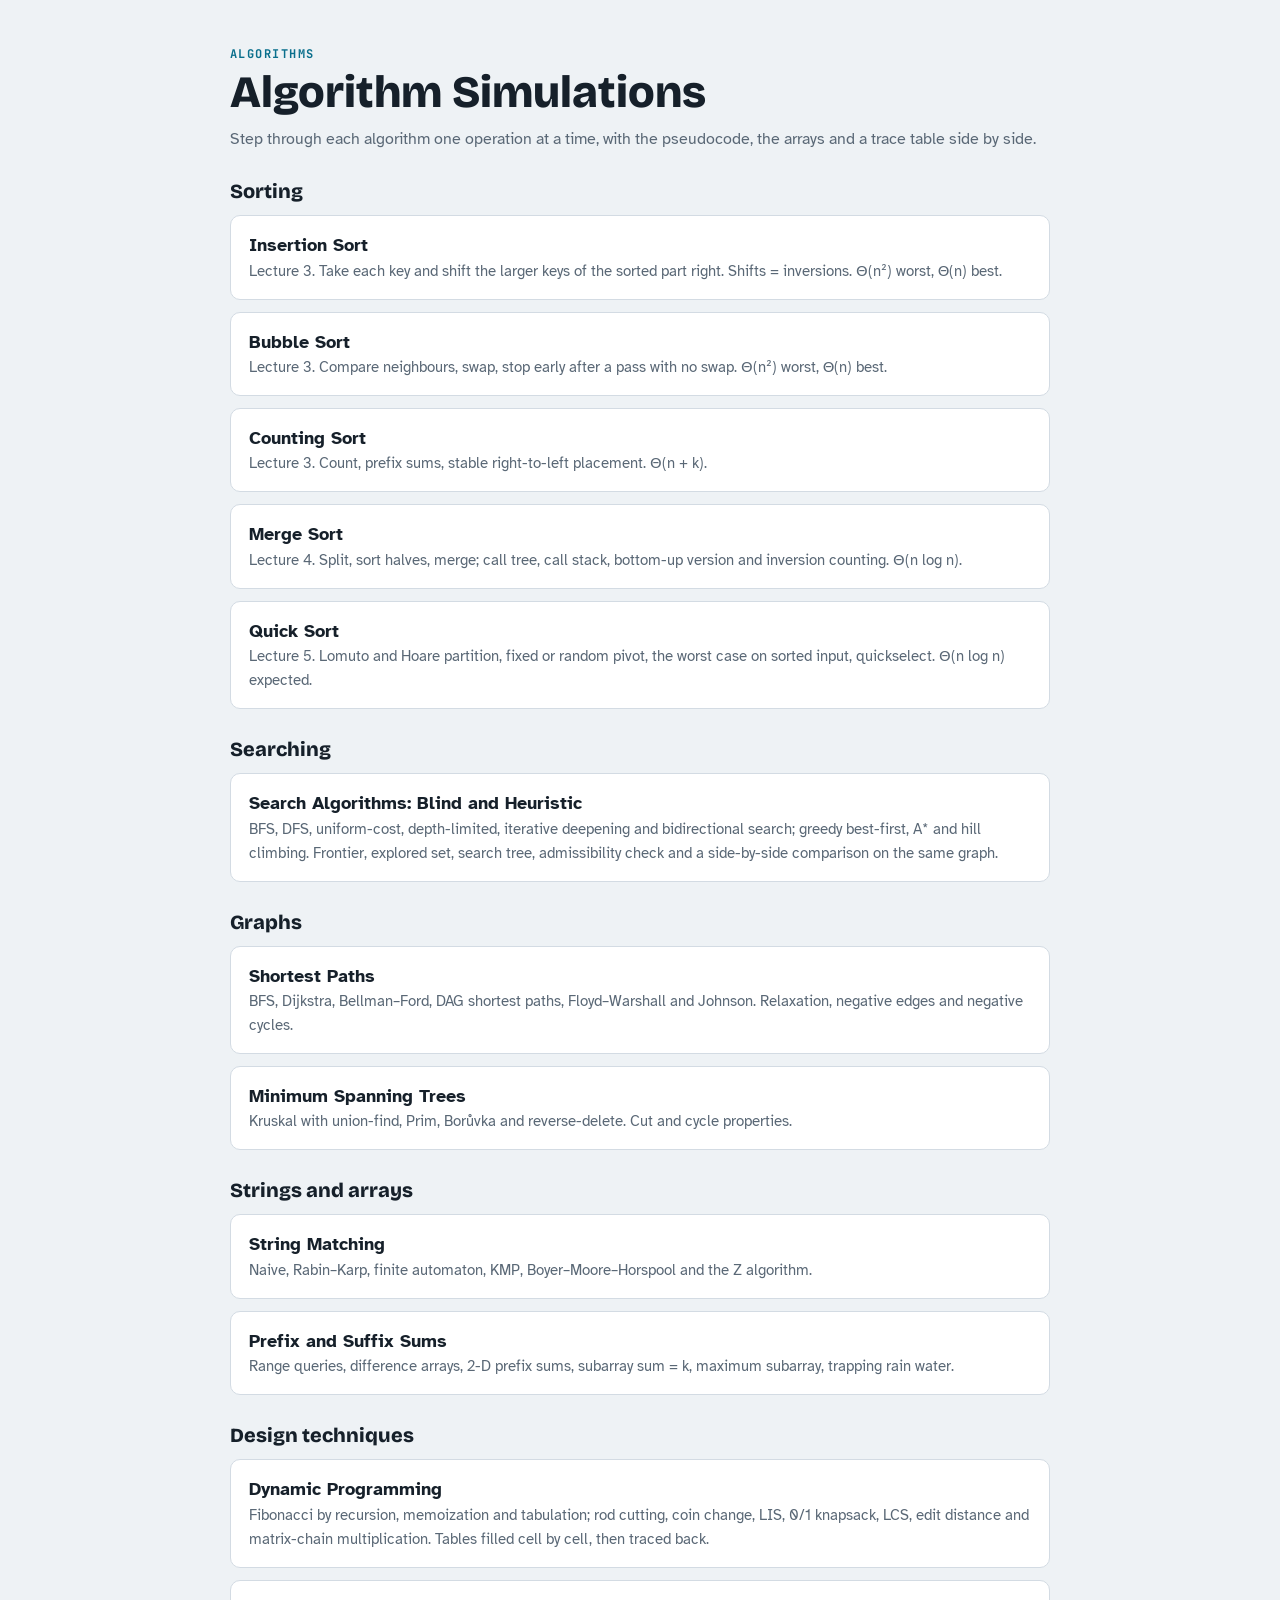
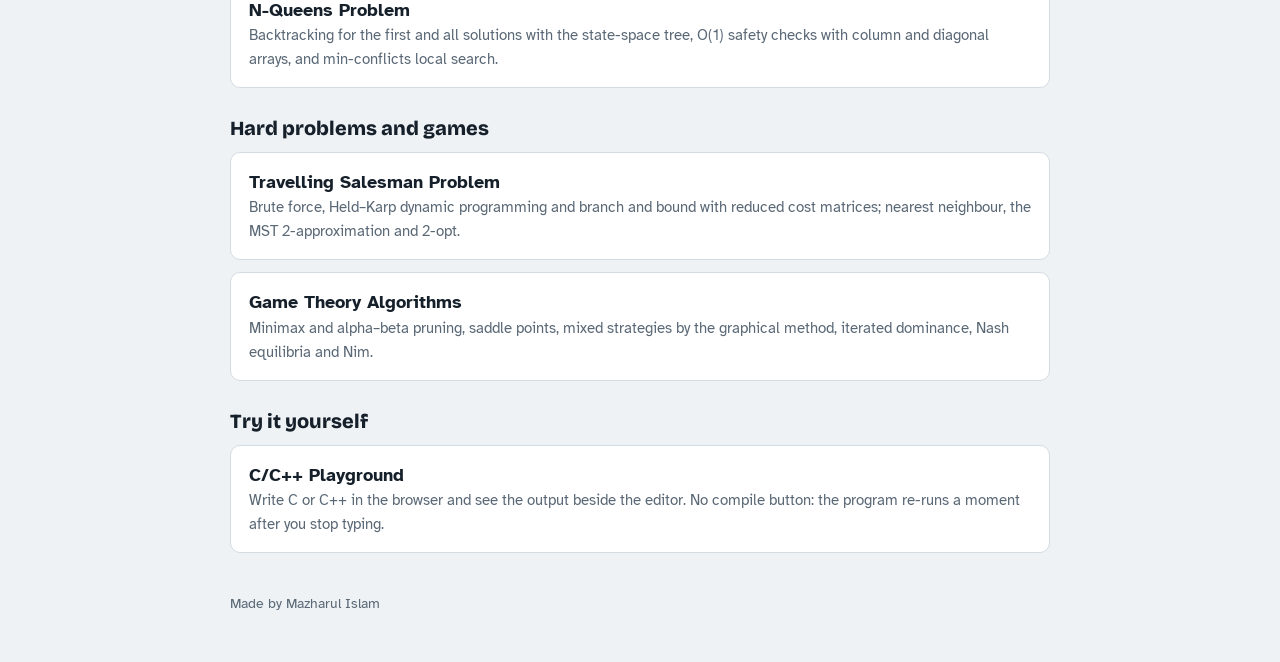
<file: index.html>
<!doctype html>
<html lang="en">
<head>
<meta charset="utf-8">
<meta name="viewport" content="width=device-width, initial-scale=1">
<title>Algorithm Simulations</title>
<meta name="description" content="Interactive step-by-step simulations of algorithms by Mazharul Islam.">
<link rel="stylesheet" href="https://fonts.googleapis.com/css2?family=Atkinson+Hyperlegible:wght@400;700&family=Bricolage+Grotesque:opsz,wght@12..96,800&family=JetBrains+Mono:wght@700&display=swap">
<style>
:root{--bg:#eef2f5;--surface:#fff;--ink:#16202a;--muted:#5a6876;--line:#d3dbe3;--accent:#0a6f8c;color-scheme:light}
@media (prefers-color-scheme:dark){:root{--bg:#0e1318;--surface:#17202a;--ink:#e4ebf2;--muted:#93a2b1;--line:#2b3845;--accent:#4cb8d8;color-scheme:dark}}
*{box-sizing:border-box}
body{margin:0;background:var(--bg);color:var(--ink);font:16px/1.5 "Atkinson Hyperlegible",system-ui,sans-serif;padding:0 16px}
main{max-width:820px;margin:0 auto;padding-block:48px}
.eyebrow{font:700 .75rem/1 "JetBrains Mono",monospace;letter-spacing:.12em;text-transform:uppercase;color:var(--accent);margin:0 0 8px}
h1{font:800 clamp(2rem,5vw,2.8rem)/1.1 "Bricolage Grotesque",system-ui,sans-serif;margin:0}
p.lede{color:var(--muted);margin:10px 0 28px}
h2{font:800 1.25rem/1.2 "Bricolage Grotesque",system-ui,sans-serif;margin:28px 0 12px}
ul{list-style:none;margin:0;padding:0;display:grid;gap:12px}
a.sim{display:block;padding:16px 18px;border:1px solid var(--line);border-radius:10px;background:var(--surface);color:inherit;text-decoration:none}
a.sim:hover,a.sim:focus-visible{border-color:var(--accent)}
a.sim b{display:block;font-size:1.1rem}
a.sim span{color:var(--muted);font-size:.93rem}
footer{color:var(--muted);font-size:.88rem;margin-top:40px}
</style>
</head>
<body>
<main>
  <p class="eyebrow">Algorithms</p>
  <h1>Algorithm Simulations</h1>
  <p class="lede">Step through each algorithm one operation at a time, with the pseudocode, the arrays and a trace table side by side.</p>
  <h2>Sorting</h2>
  <ul>
    <li><a class="sim" href="insertion-sort/"><b>Insertion Sort</b><span>Lecture 3. Take each key and shift the larger keys of the sorted part right. Shifts = inversions. Θ(n²) worst, Θ(n) best.</span></a></li>
    <li><a class="sim" href="bubble-sort/"><b>Bubble Sort</b><span>Lecture 3. Compare neighbours, swap, stop early after a pass with no swap. Θ(n²) worst, Θ(n) best.</span></a></li>
    <li><a class="sim" href="counting-sort/"><b>Counting Sort</b><span>Lecture 3. Count, prefix sums, stable right-to-left placement. Θ(n + k).</span></a></li>
    <li><a class="sim" href="merge-sort/"><b>Merge Sort</b><span>Lecture 4. Split, sort halves, merge; call tree, call stack, bottom-up version and inversion counting. Θ(n log n).</span></a></li>
    <li><a class="sim" href="quick-sort/"><b>Quick Sort</b><span>Lecture 5. Lomuto and Hoare partition, fixed or random pivot, the worst case on sorted input, quickselect. Θ(n log n) expected.</span></a></li>
  </ul>
  <h2>Searching</h2>
  <ul>
    <li><a class="sim" href="search/"><b>Search Algorithms: Blind and Heuristic</b><span>BFS, DFS, uniform-cost, depth-limited, iterative deepening and bidirectional search; greedy best-first, A* and hill climbing. Frontier, explored set, search tree, admissibility check and a side-by-side comparison on the same graph.</span></a></li>
  </ul>
  <h2>Graphs</h2>
  <ul>
    <li><a class="sim" href="shortest-path/"><b>Shortest Paths</b><span>BFS, Dijkstra, Bellman–Ford, DAG shortest paths, Floyd–Warshall and Johnson. Relaxation, negative edges and negative cycles.</span></a></li>
    <li><a class="sim" href="mst/"><b>Minimum Spanning Trees</b><span>Kruskal with union-find, Prim, Borůvka and reverse-delete. Cut and cycle properties.</span></a></li>
  </ul>
  <h2>Strings and arrays</h2>
  <ul>
    <li><a class="sim" href="string-matching/"><b>String Matching</b><span>Naive, Rabin–Karp, finite automaton, KMP, Boyer–Moore–Horspool and the Z algorithm.</span></a></li>
    <li><a class="sim" href="prefix-sum/"><b>Prefix and Suffix Sums</b><span>Range queries, difference arrays, 2-D prefix sums, subarray sum = k, maximum subarray, trapping rain water.</span></a></li>
  </ul>
  <h2>Design techniques</h2>
  <ul>
    <li><a class="sim" href="dynamic-programming/"><b>Dynamic Programming</b><span>Fibonacci by recursion, memoization and tabulation; rod cutting, coin change, LIS, 0/1 knapsack, LCS, edit distance and matrix-chain multiplication. Tables filled cell by cell, then traced back.</span></a></li>
    <li><a class="sim" href="n-queens/"><b>N-Queens Problem</b><span>Backtracking for the first and all solutions with the state-space tree, O(1) safety checks with column and diagonal arrays, and min-conflicts local search.</span></a></li>
  </ul>
  <h2>Hard problems and games</h2>
  <ul>
    <li><a class="sim" href="tsp/"><b>Travelling Salesman Problem</b><span>Brute force, Held–Karp dynamic programming and branch and bound with reduced cost matrices; nearest neighbour, the MST 2-approximation and 2-opt.</span></a></li>
    <li><a class="sim" href="game-theory/"><b>Game Theory Algorithms</b><span>Minimax and alpha–beta pruning, saddle points, mixed strategies by the graphical method, iterated dominance, Nash equilibria and Nim.</span></a></li>
  </ul>
  <h2>Try it yourself</h2>
  <ul>
    <li><a class="sim" href="https://mazhar1807102.github.io/c-cpp-playground/"><b>C/C++ Playground</b><span>Write C or C++ in the browser and see the output beside the editor. No compile button: the program re-runs a moment after you stop typing.</span></a></li>
  </ul>
  <footer>Made by Mazharul Islam</footer>
</main>
</body>
</html>
</file>
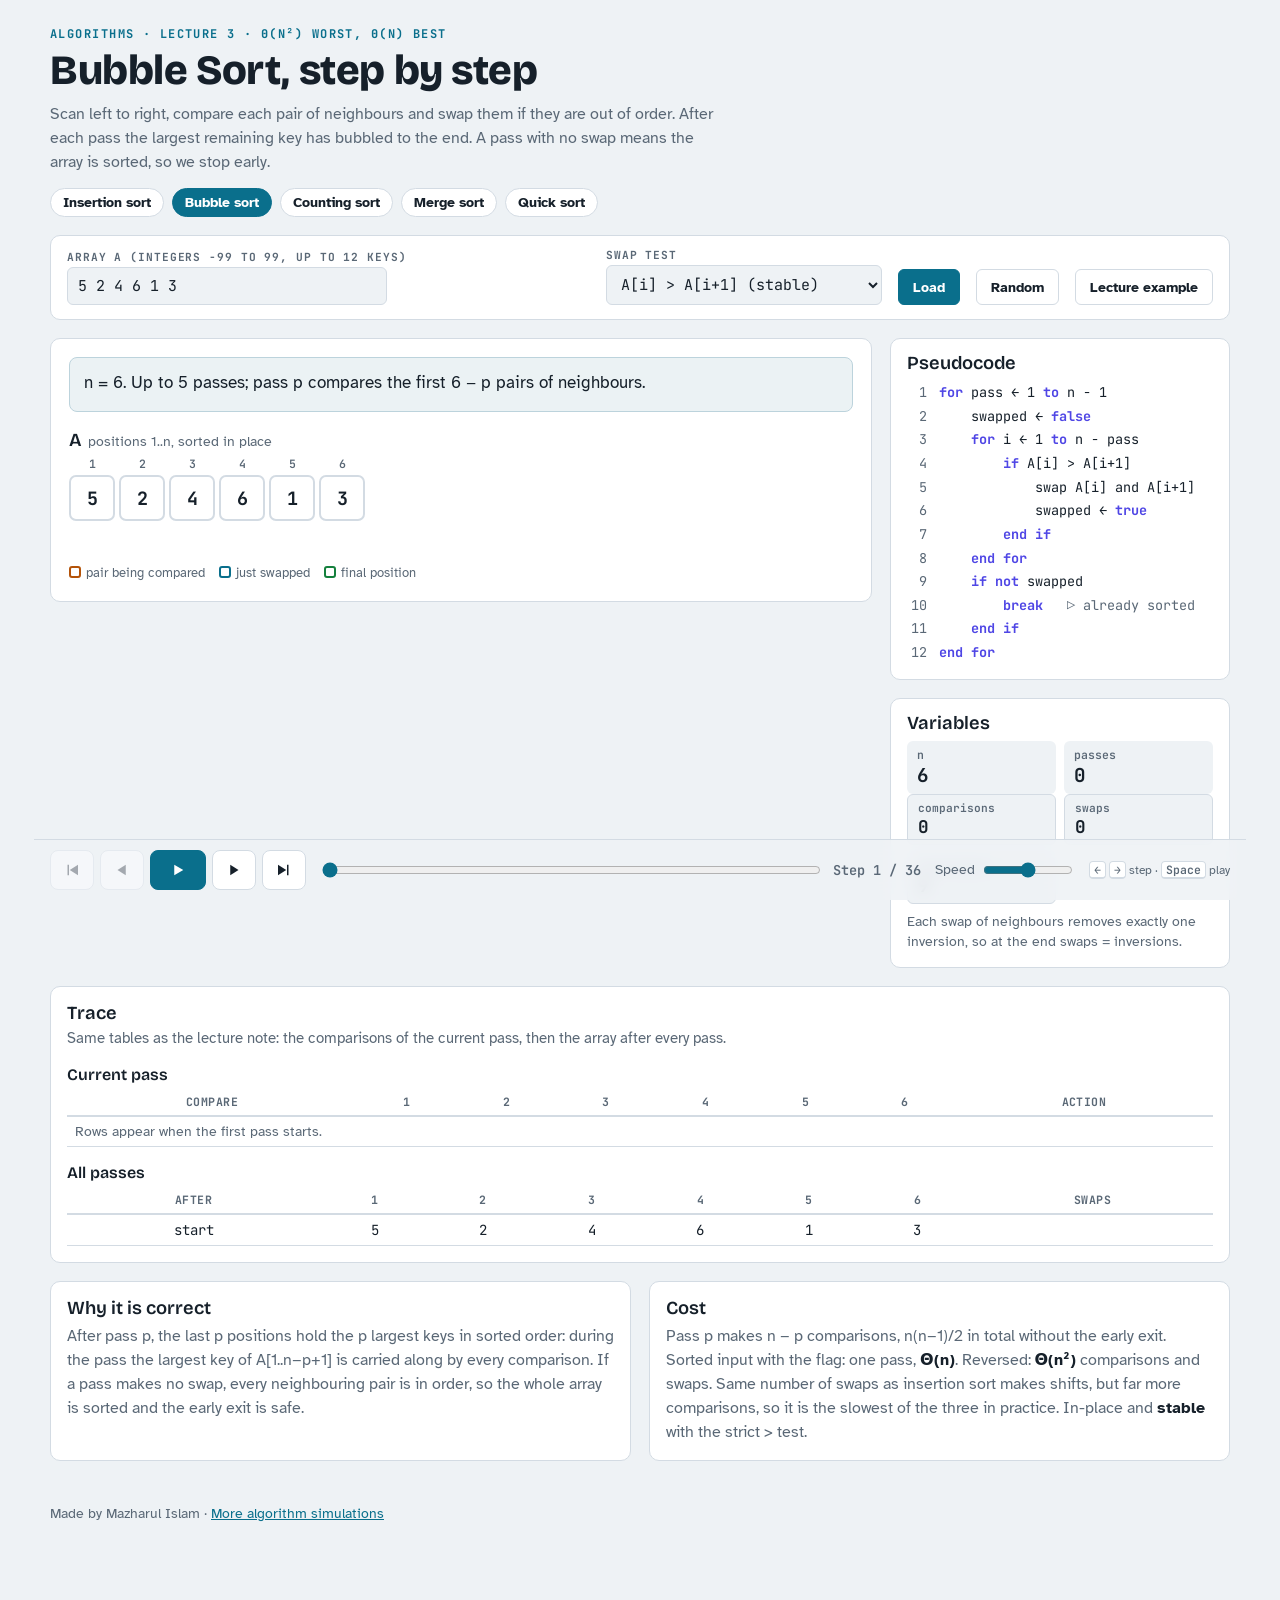
<file: bubble-sort/index.html>
<!doctype html>
<html lang="en">
<head>
<meta charset="utf-8">
<meta name="viewport" content="width=device-width, initial-scale=1, viewport-fit=cover">
<meta name="description" content="Interactive step-by-step bubble sort with early exit: compare neighbours, swap, and watch the largest key bubble to the end.">
<style>html{color-scheme:light}body{margin:0}img{max-width:100%}[hidden]{display:none!important}</style>
<title>Bubble Sort Simulator</title>
<link rel="preconnect" href="https://fonts.googleapis.com">
<link rel="preconnect" href="https://fonts.gstatic.com" crossorigin>
<link rel="stylesheet" href="https://fonts.googleapis.com/css2?family=Atkinson+Hyperlegible:wght@400;700&family=Bricolage+Grotesque:opsz,wght@12..96,600;12..96,800&family=JetBrains+Mono:wght@400;600;700&display=swap">
<link rel="stylesheet" href="../assets/sim.css">
</head>
<body>
<div class="wrap">
  <header>
    <p class="eyebrow">Algorithms · Lecture 3 · Θ(n²) worst, Θ(n) best</p>
    <h1>Bubble Sort, step by step</h1>
    <p class="lede">Scan left to right, compare each pair of neighbours and swap them if they are out of order. After each pass the largest remaining key has bubbled to the end. A pass with no swap means the array is sorted, so we stop early.</p>
    <nav class="sortnav" aria-label="Sorting simulations">
      <a href="../insertion-sort/">Insertion sort</a>
      <a href="../bubble-sort/" aria-current="page">Bubble sort</a>
      <a href="../counting-sort/">Counting sort</a>
      <a href="../merge-sort/">Merge sort</a>
      <a href="../quick-sort/">Quick sort</a>
    </nav>
  </header>

  <form class="card setup" id="setup" autocomplete="off">
    <div class="field grow"><label for="inA">Array A (integers −99 to 99, up to 12 keys)</label><input type="text" id="inA" value="5 2 4 6 1 3"></div>
    <div class="field"><label for="inCond">Swap test</label>
      <select id="inCond"><option value="gt">A[i] &gt; A[i+1] (stable)</option><option value="ge">A[i] ≥ A[i+1] (not stable)</option></select></div>
    <button class="btn primary" type="submit">Load</button>
    <button class="btn" type="button" id="bRand">Random</button>
    <button class="btn" type="button" id="bLec">Lecture example</button>
    <p class="err" id="err" role="alert"></p>
  </form>

  <div class="stage">
    <section class="card viz" aria-live="polite">
      <div class="msg" id="msg"></div>
      <div class="arr">
        <div class="arr-head"><h2>A<span>positions 1..n, sorted in place</span></h2></div>
        <div class="scroll"><div class="grid" id="gA"></div></div>
      </div>
      <div class="legend">
        <span><i style="border-color:var(--read)"></i>pair being compared</span>
        <span><i style="border-color:var(--accent)"></i>just swapped</span>
        <span><i style="border-color:var(--inc)"></i>final position</span>
      </div>
    </section>

    <aside class="side">
      <section class="card code">
        <h2>Pseudocode</h2>
        <ol id="code">
          <li data-l="1"><span class="kw">for</span> pass ← 1 <span class="kw">to</span> n − 1</li>
          <li data-l="2">    swapped ← <span class="kw">false</span></li>
          <li data-l="3">    <span class="kw">for</span> i ← 1 <span class="kw">to</span> n − pass</li>
          <li data-l="4" id="line4"></li>
          <li data-l="5">            swap A[i] and A[i+1]</li>
          <li data-l="6">            swapped ← <span class="kw">true</span></li>
          <li data-l="7">        <span class="kw">end if</span></li>
          <li data-l="8">    <span class="kw">end for</span></li>
          <li data-l="9">    <span class="kw">if not</span> swapped</li>
          <li data-l="10">        <span class="kw">break</span>   <span class="cm">▷ already sorted</span></li>
          <li data-l="11">    <span class="kw">end if</span></li>
          <li data-l="12"><span class="kw">end for</span></li>
        </ol>
      </section>
      <section class="card vars">
        <h2>Variables</h2>
        <dl id="vars"></dl>
        <dl class="stats" id="stats"></dl>
        <p class="stat-note">Each swap of neighbours removes exactly one inversion, so at the end swaps = inversions.</p>
      </section>
    </aside>
  </div>

  <section class="card trace">
    <h2>Trace</h2>
    <p>Same tables as the lecture note: the comparisons of the current pass, then the array after every pass.</p>
    <h3 id="passTitle">Current pass</h3>
    <div class="tscroll"><table><thead id="thead1"></thead><tbody id="tbody1"></tbody></table></div>
    <h3>All passes</h3>
    <div class="tscroll"><table><thead id="thead2"></thead><tbody id="tbody2"></tbody></table></div>
  </section>

  <section class="notes">
    <div class="card"><h2>Why it is correct</h2><p>After pass p, the last p positions hold the p largest keys in sorted order: during the pass the largest key of A[1..n−p+1] is carried along by every comparison. If a pass makes no swap, every neighbouring pair is in order, so the whole array is sorted and the early exit is safe.</p></div>
    <div class="card"><h2>Cost</h2><p>Pass p makes n − p comparisons, n(n−1)/2 in total without the early exit. Sorted input with the flag: one pass, <strong>Θ(n)</strong>. Reversed: <strong>Θ(n²)</strong> comparisons and swaps. Same number of swaps as insertion sort makes shifts, but far more comparisons, so it is the slowest of the three in practice. In-place and <strong>stable</strong> with the strict &gt; test.</p></div>
  </section>

  <footer class="site-foot">Made by Mazharul Islam · <a href="../">More algorithm simulations</a></footer>

  <div class="transport">
    <div class="inner">
      <div class="tbtns">
        <button class="tbtn" id="bFirst" aria-label="First step"><svg viewBox="0 0 24 24"><path d="M6 5h2v14H6zM20 5v14L9 12z"/></svg></button>
        <button class="tbtn" id="bPrev" aria-label="Previous step"><svg viewBox="0 0 24 24"><path d="M17 5v14L6 12z"/></svg></button>
        <button class="tbtn play" id="bPlay" aria-label="Play"><svg viewBox="0 0 24 24" id="playIcon"><path d="M7 5v14l12-7z"/></svg></button>
        <button class="tbtn" id="bNext" aria-label="Next step"><svg viewBox="0 0 24 24"><path d="M7 5v14l11-7z"/></svg></button>
        <button class="tbtn" id="bLast" aria-label="Last step"><svg viewBox="0 0 24 24"><path d="M16 5h2v14h-2zM4 5v14l11-7z"/></svg></button>
      </div>
      <div class="scrub"><input type="range" id="scrub" min="0" max="0" value="0" aria-label="Step"><span class="count" id="count"></span></div>
      <label class="speed" for="speed">Speed <input type="range" id="speed" min="1" max="5" value="3"></label>
      <span class="keys"><kbd>←</kbd> <kbd>→</kbd> step · <kbd>Space</kbd> play</span>
    </div>
  </div>
</div>

<script src="../assets/sim.js"></script>
<script>
(function () {
  const $ = id => document.getElementById(id), fmt = Sim.fmt;
  const LECTURE = [5, 2, 4, 6, 1, 3];
  let A = LECTURE.slice(), GE = false;

  function build() {
    const n = A.length, tg = Sim.tags(A), inv = Sim.inversions(A);
    const arr = A.map((v, i) => ({ v, id: 'e' + i, t: tg[i] }));
    const rows = [], S = [];
    let passRows = [], fin = 0, cmp = 0, sw = 0, pass = 0, passes = 0;
    const push = o => S.push(Object.assign({ arr: arr.slice(), fin, cmp, sw, inv, pass, passRows: passRows.slice(), rows: rows.slice(), i: 0, hi: {}, vars: {} }, o));

    rows.push({ label: 'start', vals: arr.slice(), fin: 0, swaps: '' });
    push({ line: 0, msg: `n = ${n}. Up to ${n - 1} passes; pass p compares the first ${n} − p pairs of neighbours.` });

    for (pass = 1; pass <= n - 1; pass++) {
      let swapped = false, passSw = 0; passRows = []; passes = pass;
      push({ line: [1, 2], vars: { pass, swapped: 'false' }, msg: `Pass ${pass}: set <code>swapped ← false</code>. Compare A[i] with A[i+1] for i = 1..${n - pass}.` });
      for (let i = 1; i <= n - pass; i++) {
        const a = arr[i - 1], b = arr[i]; cmp++;
        const doSw = GE ? a.v >= b.v : a.v > b.v;
        const rel = a.v > b.v ? '>' : a.v < b.v ? '<' : '=';
        passRows.push({ label: `A[${i}],A[${i + 1}]`, vals: arr.slice(), pair: i, fin, action: `${a.v} ${rel} ${b.v}: ${doSw ? 'swap' : 'keep'}` });
        push({ line: [3, 4], i, hi: { [i]: 'cmp', [i + 1]: 'cmp' }, vars: { pass, i, 'A[i]': a.v, 'A[i+1]': b.v },
          msg: `Compare <code>A[${i}] = ${fmt(a)}</code> and <code>A[${i + 1}] = ${fmt(b)}</code>: ${a.v} ${rel} ${b.v}, so ${doSw ? 'swap them' : 'keep them'}.` });
        if (doSw) {
          arr[i - 1] = b; arr[i] = a; sw++; passSw++; swapped = true;
          push({ line: [5, 6], i, hi: { [i]: 'moved', [i + 1]: 'moved' }, vars: { pass, i, swapped: 'true' },
            msg: `Swapped: ${fmt(a)} moves right and ${fmt(b)} moves left. <code>swapped ← true</code>.` });
        }
      }
      if (!swapped) {
        fin = n;
        passRows.push({ label: 'end of pass', vals: arr.slice(), pair: 0, fin, action: 'no swap: stop' });
        rows.push({ label: `pass ${pass}`, vals: arr.slice(), fin, swaps: '0 (stop)' });
        push({ line: [9, 10], vars: { pass, swapped: 'false' }, msg: `No swap in pass ${pass}: every neighbouring pair is in order, so the array is sorted. <code>break</code>.` });
        break;
      }
      fin = pass === n - 1 ? n : pass;
      const last = arr[n - pass];
      passRows.push({ label: 'end of pass', vals: arr.slice(), pair: 0, fin, action: `${last.v} is in its final place` });
      rows.push({ label: `pass ${pass}`, vals: arr.slice(), fin, swaps: passSw });
      push({ line: 9, vars: { pass, swapped: 'true' },
        msg: `End of pass ${pass}: ${fmt(last)} is in its final place. ${passSw} swap${passSw > 1 ? 's' : ''} this pass, so keep going.` +
             (pass === n - 1 ? ' That was the last pass, so A[1] is final too.' : '') });
    }
    const st = Sim.stability(arr);
    let msg = `Sorted in ${passes} pass${passes > 1 ? 'es' : ''} with ${cmp} comparisons and ${sw} swaps. Swaps = inversions of the input = ${inv}.`;
    if (st) msg += st.kept ? ` Equal keys kept their order (${st.seq}), so the sort is <b>stable</b>.`
                           : ` Equal keys did not keep their order (${st.seq}): the ≥ test swaps equal neighbours, so the sort is <b>not stable</b>.`;
    push({ line: 0, pass: passes, msg });
    return S;
  }

  const cellsTD = (r, pairCls) => r.vals.map((x, p) => {
    const pos = p + 1, n = r.vals.length;
    const cls = pairCls && r.pair && (pos === r.pair || pos === r.pair + 1) ? 'k' : pos > n - r.fin ? 's' : '';
    return `<td class="${cls}">${fmt(x)}</td>`;
  }).join('');

  function render(s) {
    const n = A.length;
    $('msg').innerHTML = s.msg;
    const ptr = s.i ? { [s.i]: 'i', [s.i + 1]: 'i+1' } : null;
    $('gA').innerHTML = Sim.rowHTML(s.arr.map((item, p) => {
      const pos = p + 1, h = s.hi[pos];
      return { item, hot: !!h, cls: h || (pos > n - s.fin ? 'sorted' : '') };
    }), ptr || {}, true);
    const vk = Object.keys(s.vars);
    $('vars').innerHTML = vk.length ? vk.map(k => `<div><dt>${k}</dt><dd>${s.vars[k]}</dd></div>`).join('')
      : `<div><dt>n</dt><dd>${n}</dd></div><div><dt>passes</dt><dd>${s.pass}</dd></div>`;
    $('stats').innerHTML = `<div><dt>comparisons</dt><dd>${s.cmp}</dd></div><div><dt>swaps</dt><dd>${s.sw}</dd></div><div><dt>inversions</dt><dd>${s.inv}</dd></div>`;
    const heads = A.map((_, p) => `<th>${p + 1}</th>`).join('');
    $('passTitle').textContent = s.pass ? `Pass ${s.pass} in detail` : 'Current pass';
    $('thead1').innerHTML = `<tr><th>Compare</th>${heads}<th>Action</th></tr>`;
    $('tbody1').innerHTML = s.passRows.length
      ? s.passRows.map((r, ri) => `<tr class="${ri === s.passRows.length - 1 ? 'last' : ''}"><td>${r.label}</td>${cellsTD(r, true)}<td class="what">${r.action}</td></tr>`).join('')
      : `<tr class="tempty"><td colspan="${n + 2}">Rows appear when the first pass starts.</td></tr>`;
    $('thead2').innerHTML = `<tr><th>After</th>${heads}<th>Swaps</th></tr>`;
    $('tbody2').innerHTML = s.rows.map((r, ri) => `<tr class="${ri === s.rows.length - 1 && ri > 0 ? 'last' : ''}"><td>${r.label}</td>${cellsTD(r, false)}<td>${r.swaps}</td></tr>`).join('');
  }

  const player = Sim.start(render);
  function load() {
    $('line4').innerHTML = `        <span class="kw">if</span> A[i] ${GE ? '≥' : '>'} A[i+1]`;
    player.load(build());
  }
  $('setup').addEventListener('submit', e => {
    e.preventDefault();
    const r = Sim.parse($('inA').value, 12, -99, 99);
    $('err').textContent = r.error || '';
    if (r.error) return;
    A = r.arr; GE = $('inCond').value === 'ge'; load();
  });
  $('bRand').onclick = () => {
    const n = 6 + Math.floor(Math.random() * 4);
    $('inA').value = Array.from({ length: n }, () => Math.floor(Math.random() * 10)).join(' ');
    $('setup').requestSubmit();
  };
  $('bLec').onclick = () => { $('inA').value = LECTURE.join(' '); $('inCond').value = 'gt'; $('setup').requestSubmit(); };
  $('inCond').onchange = () => $('setup').requestSubmit();
  load();
})();
</script>
</body>
</html>
</file>
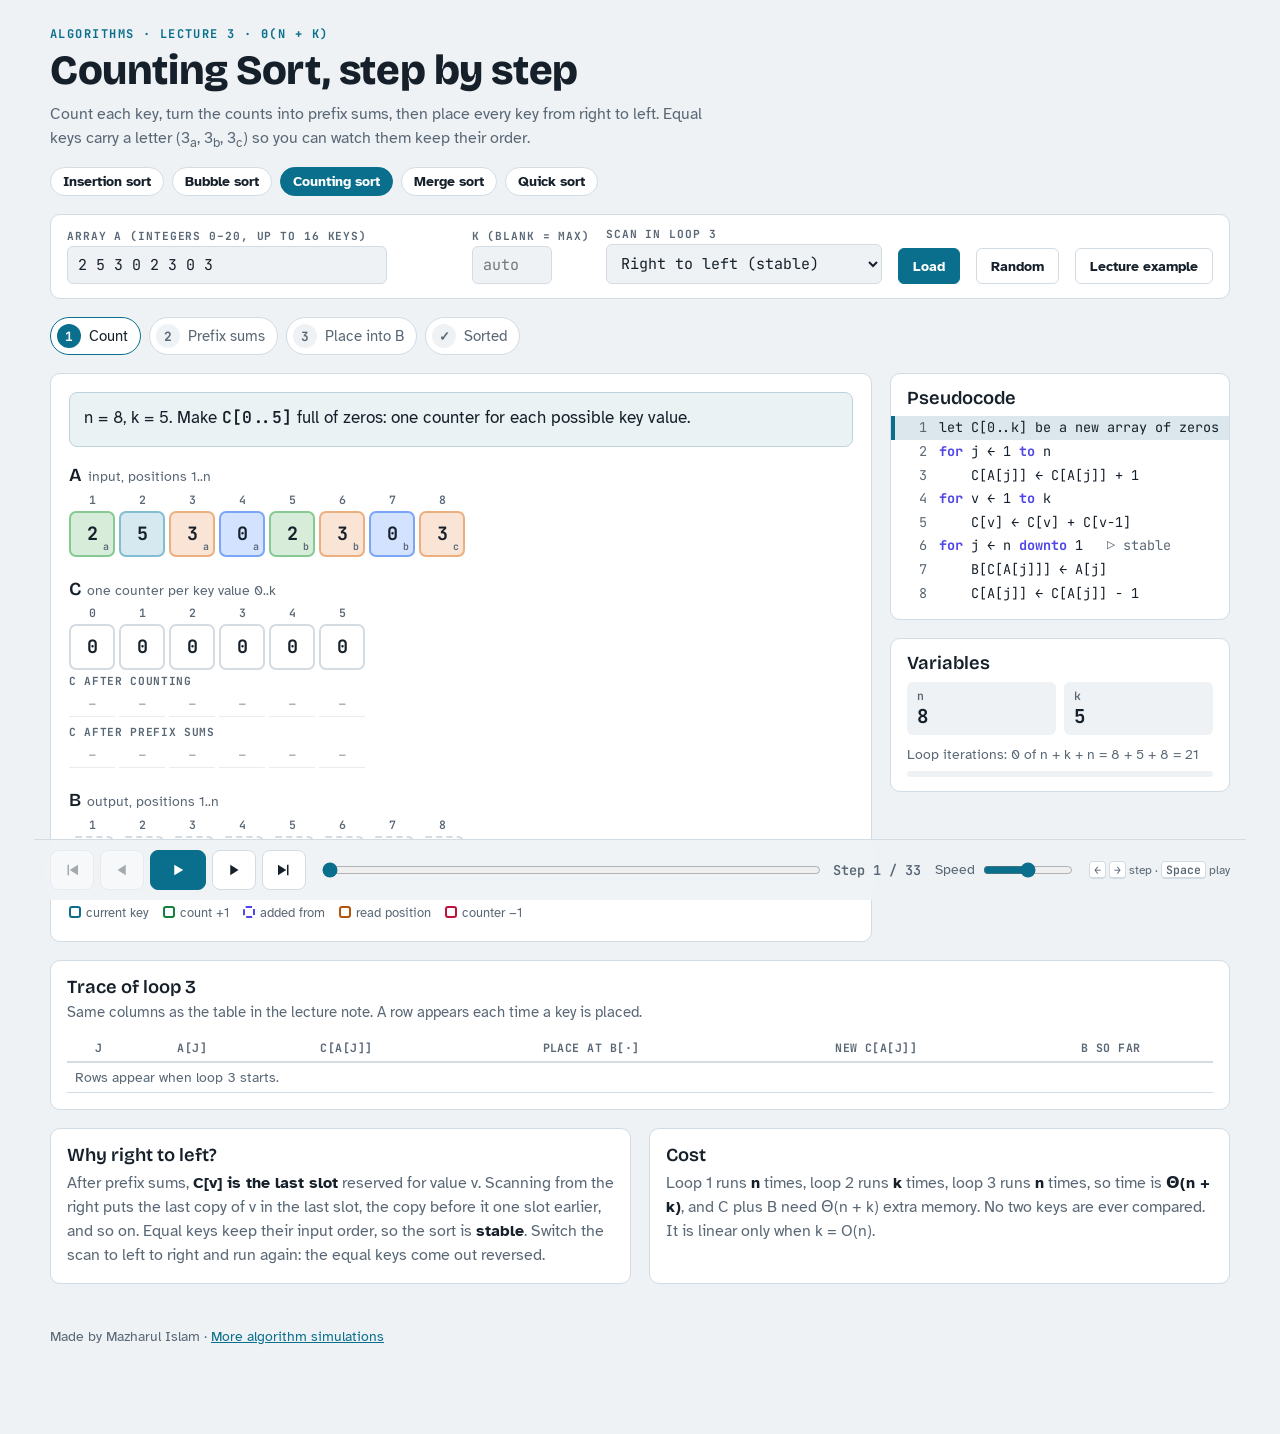
<file: counting-sort/index.html>
<!doctype html>
<html lang="en">
<head>
<meta charset="utf-8">
<meta name="viewport" content="width=device-width, initial-scale=1, viewport-fit=cover">
<meta name="description" content="Interactive step-by-step counting sort: counting, prefix sums and stable right-to-left placement.">
<style>html{color-scheme:light}body{margin:0}img{max-width:100%}[hidden]{display:none!important}</style>
<title>Counting Sort Simulator</title>
<link rel="preconnect" href="https://fonts.googleapis.com">
<link rel="preconnect" href="https://fonts.gstatic.com" crossorigin>
<link rel="stylesheet" href="https://fonts.googleapis.com/css2?family=Atkinson+Hyperlegible:wght@400;700&family=Bricolage+Grotesque:opsz,wght@12..96,600;12..96,800&family=JetBrains+Mono:wght@400;600;700&display=swap">
<link rel="stylesheet" href="../assets/sim.css">

</head>
<body>
<div class="wrap">
  <header>
    <p class="eyebrow">Algorithms · Lecture 3 · Θ(n + k)</p>
    <h1>Counting Sort, step by step</h1>
    <p class="lede">Count each key, turn the counts into prefix sums, then place every key from right to left. Equal keys carry a letter (3<sub>a</sub>, 3<sub>b</sub>, 3<sub>c</sub>) so you can watch them keep their order.</p>
    <nav class="sortnav" aria-label="Sorting simulations">
      <a href="../insertion-sort/">Insertion sort</a>
      <a href="../bubble-sort/">Bubble sort</a>
      <a href="../counting-sort/" aria-current="page">Counting sort</a>
      <a href="../merge-sort/">Merge sort</a>
      <a href="../quick-sort/">Quick sort</a>
    </nav>
  </header>

  <form class="card setup" id="setup" autocomplete="off">
    <div class="field grow"><label for="inA">Array A (integers 0–20, up to 16 keys)</label><input type="text" id="inA" value="2 5 3 0 2 3 0 3"></div>
    <div class="field"><label for="inK">k (blank = max)</label><input type="number" id="inK" min="0" max="20" placeholder="auto"></div>
    <div class="field"><label for="inDir">Scan in loop 3</label>
      <select id="inDir"><option value="rtl">Right to left (stable)</option><option value="ltr">Left to right (not stable)</option></select></div>
    <button class="btn primary" type="submit">Load</button>
    <button class="btn" type="button" id="bRand">Random</button>
    <button class="btn" type="button" id="bLec">Lecture example</button>
    <p class="err" id="err" role="alert"></p>
  </form>

  <ol class="phases" id="phases">
    <li data-p="1"><b>1</b>Count</li>
    <li data-p="2"><b>2</b>Prefix sums</li>
    <li data-p="3"><b>3</b>Place into B</li>
    <li data-p="4"><b>✓</b>Sorted</li>
  </ol>

  <div class="stage">
    <section class="card viz" aria-live="polite">
      <div class="msg" id="msg"></div>
      <div class="arr">
        <div class="arr-head"><h2>A<span>input, positions 1..n</span></h2></div>
        <div class="scroll"><div class="grid" id="gA"></div></div>
      </div>
      <div class="arr">
        <div class="arr-head"><h2>C<span>one counter per key value 0..k</span></h2></div>
        <div class="scroll">
          <div class="grid" id="gC"></div>
          <div class="snap">
            <div class="snaplabel">C after counting</div><div class="snaprow" id="sCnt"></div>
            <div class="snaplabel">C after prefix sums</div><div class="snaprow" id="sPre"></div>
          </div>
        </div>
      </div>
      <div class="arr">
        <div class="arr-head"><h2>B<span>output, positions 1..n</span></h2></div>
        <div class="scroll"><div class="grid" id="gB"></div></div>
      </div>
      <div class="legend">
        <span><i style="border-color:var(--accent)"></i>current key</span>
        <span><i style="border-color:var(--inc)"></i>count +1</span>
        <span><i style="border-color:var(--src);border-style:dashed"></i>added from</span>
        <span><i style="border-color:var(--read)"></i>read position</span>
        <span><i style="border-color:var(--dec)"></i>counter −1</span>
      </div>
    </section>

    <aside class="side">
      <section class="card code">
        <h2>Pseudocode</h2>
        <ol id="code">
          <li data-l="1">let C[0..k] be a new array of zeros</li>
          <li data-l="2"><span class="kw">for</span> j ← 1 <span class="kw">to</span> n</li>
          <li data-l="3">    C[A[j]] ← C[A[j]] + 1</li>
          <li data-l="4"><span class="kw">for</span> v ← 1 <span class="kw">to</span> k</li>
          <li data-l="5">    C[v] ← C[v] + C[v−1]</li>
          <li data-l="6" id="line6"></li>
          <li data-l="7">    B[C[A[j]]] ← A[j]</li>
          <li data-l="8">    C[A[j]] ← C[A[j]] − 1</li>
        </ol>
      </section>
      <section class="card vars">
        <h2>Variables</h2>
        <dl id="vars"></dl>
        <div class="iter"><span id="iterTxt"></span><div class="meter"><i id="iterBar"></i></div></div>
      </section>
    </aside>
  </div>

  <section class="card trace">
    <h2>Trace of loop 3</h2>
    <p>Same columns as the table in the lecture note. A row appears each time a key is placed.</p>
    <div class="tscroll"><table>
      <thead><tr><th>j</th><th>A[j]</th><th>C[A[j]]</th><th>place at B[·]</th><th>new C[A[j]]</th><th>B so far</th></tr></thead>
      <tbody id="tbody"></tbody>
    </table></div>
  </section>

  <section class="notes">
    <div class="card"><h2>Why right to left?</h2><p>After prefix sums, <strong>C[v] is the last slot</strong> reserved for value v. Scanning from the right puts the last copy of v in the last slot, the copy before it one slot earlier, and so on. Equal keys keep their input order, so the sort is <strong>stable</strong>. Switch the scan to left to right and run again: the equal keys come out reversed.</p></div>
    <div class="card"><h2>Cost</h2><p>Loop 1 runs <strong>n</strong> times, loop 2 runs <strong>k</strong> times, loop 3 runs <strong>n</strong> times, so time is <strong>Θ(n + k)</strong>, and C plus B need Θ(n + k) extra memory. No two keys are ever compared. It is linear only when k = O(n).</p></div>
  </section>

  <footer class="site-foot">Made by Mazharul Islam · <a href="../">More algorithm simulations</a></footer>

  <div class="transport">
    <div class="inner">
      <div class="tbtns">
        <button class="tbtn" id="bFirst" aria-label="First step"><svg viewBox="0 0 24 24"><path d="M6 5h2v14H6zM20 5v14L9 12z"/></svg></button>
        <button class="tbtn" id="bPrev" aria-label="Previous step"><svg viewBox="0 0 24 24"><path d="M17 5v14L6 12z"/></svg></button>
        <button class="tbtn play" id="bPlay" aria-label="Play"><svg viewBox="0 0 24 24" id="playIcon"><path d="M7 5v14l12-7z"/></svg></button>
        <button class="tbtn" id="bNext" aria-label="Next step"><svg viewBox="0 0 24 24"><path d="M7 5v14l11-7z"/></svg></button>
        <button class="tbtn" id="bLast" aria-label="Last step"><svg viewBox="0 0 24 24"><path d="M16 5h2v14h-2zM4 5v14l11-7z"/></svg></button>
      </div>
      <div class="scrub"><input type="range" id="scrub" min="0" max="0" value="0" aria-label="Step"><span class="count" id="count"></span></div>
      <label class="speed" for="speed">Speed <input type="range" id="speed" min="1" max="5" value="3"></label>
      <span class="keys"><kbd>←</kbd> <kbd>→</kbd> step · <kbd>Space</kbd> play</span>
    </div>
  </div>
</div>

<script>
(function(){
  const $ = id => document.getElementById(id);
  const LECTURE = [2,5,3,0,2,3,0,3];
  const SPEEDS = [1700,1150,750,450,240];
  let A = LECTURE.slice(), K = 5, RTL = true, steps = [], cur = 0, timer = null, lastShown = -1;

  function tags(arr){ const seen = {}; return arr.map(v => { seen[v] = seen[v] || 0; return String.fromCharCode(97 + seen[v]++); }); }

  function build(){
    const n = A.length, tg = tags(A), dup = {};
    A.forEach(v => dup[v] = (dup[v] || 0) + 1);
    const items = A.map((v, i) => ({ v, j: i + 1, t: dup[v] > 1 ? tg[i] : '' }));
    const C = new Array(K + 1).fill(0), B = new Array(n).fill(null), log = [];
    const total = 2 * n + K;
    let cnt = null, pre = null, iter = 0;
    const S = [];
    const push = o => S.push(Object.assign({ C: C.slice(), B: B.slice(), log: log.slice(), cnt, pre, iter, total, hiA: [], hiC: {}, hiB: [], vars: {} }, o));

    push({ phase: 1, line: 1, msg: `n = ${n}, k = ${K}. Make <code>C[0..${K}]</code> full of zeros: one counter for each possible key value.` });

    for (let j = 1; j <= n; j++) {
      const v = A[j - 1]; C[v]++; iter++;
      push({ phase: 1, line: 3, hiA: [j], hiC: { [v]: 'inc' }, vars: { j, 'A[j]': v, 'C[A[j]]': C[v] },
        msg: `j = ${j}: <code>A[${j}] = ${v}</code>, so <code>C[${v}]</code> goes up to <b>${C[v]}</b>.` });
    }
    cnt = C.slice();
    push({ phase: 1, line: 2, msg: `Counting done. Now <code>C[v]</code> = how many keys are equal to v. For example, ${describeCounts(cnt)}.` });

    for (let v = 1; v <= K; v++) {
      const old = C[v]; C[v] += C[v - 1]; iter++;
      push({ phase: 2, line: 5, hiC: { [v - 1]: 'src', [v]: 'dst' }, vars: { v, 'C[v−1]': C[v - 1], 'C[v]': C[v] },
        msg: `<code>C[${v}] = ${old} + C[${v - 1}] = ${old} + ${C[v - 1]} = <b>${C[v]}</b></code>. So ${C[v]} key${C[v] === 1 ? ' is' : 's are'} ≤ ${v}.` });
    }
    pre = C.slice();
    push({ phase: 2, line: 4, msg: `Prefix sums done. <code>C[v]</code> is now the <b>last position</b> for value v: ${describeRanges(cnt, pre)}.` });

    const order = [];
    for (let j = 1; j <= n; j++) order.push(j);
    if (RTL) order.reverse();
    for (const j of order) {
      const it = items[j - 1], v = it.v, p = C[v];
      B[p - 1] = it; iter++;
      log.push({ j, v, t: it.t, p, nc: p - 1, B: B.map(x => x ? String(x.v) : '-').join(' ') });
      push({ phase: 3, line: 7, hiA: [j], hiC: { [v]: 'read' }, hiB: [p], fly: { j, p }, vars: { j, 'A[j]': v, 'C[A[j]]': p },
        msg: `j = ${j}: <code>A[${j}] = ${v}${it.t ? '<sub>' + it.t + '</sub>' : ''}</code>. <code>C[${v}] = ${p}</code>, so it goes to <code>B[${p}]</code>.` });
      C[v]--;
      push({ phase: 3, line: 8, hiA: [j], hiC: { [v]: 'dec' }, hiB: [p], vars: { j, 'A[j]': v, 'C[A[j]]': C[v] },
        msg: `Decrease <code>C[${v}]</code> to <b>${C[v]}</b>. ` + (C[v] > (pre[v] - cnt[v]) ? `The next ${v} will go one slot to the left, at <code>B[${C[v]}]</code>.` : `All copies of ${v} are placed.`) });
    }
    push({ phase: 4, line: 0, msg: finalMsg(B) });
    return S;
  }

  function describeCounts(c){
    const parts = []; c.forEach((x, v) => { if (x) parts.push(`${x} × ${v}`); });
    return parts.slice(0, 4).join(', ') + (parts.length > 4 ? ', …' : '');
  }
  function describeRanges(c, p){
    const parts = [];
    c.forEach((x, v) => { if (x) parts.push(x === 1 ? `${v} → B[${p[v]}]` : `${v}s → B[${p[v] - x + 1}..${p[v]}]`); });
    return parts.join(', ');
  }
  function finalMsg(B){
    const groups = {};
    B.forEach(x => { if (x.t) (groups[x.v] = groups[x.v] || []).push(x.t); });
    const keys = Object.keys(groups);
    if (!keys.length) return `Sorted: <code>${B.map(x => x.v).join(' ')}</code>. No equal keys here, so stability cannot be seen. Try an input with repeats.`;
    const v = keys.reduce((a, b) => groups[b].length > groups[a].length ? b : a);
    const seq = groups[v].map(t => `${v}<sub>${t}</sub>`).join(' ');
    return RTL
      ? `Sorted: <code>${B.map(x => x.v).join(' ')}</code>. Equal keys kept their input order (${seq}), so the sort is <b>stable</b>.`
      : `Sorted values, but equal keys came out <b>reversed</b> (${seq}). Scanning left to right is <b>not stable</b>.`;
  }

  /* ---------- rendering ---------- */
  const cellsHTML = (labels, cells) => labels.map((l, i) => l + cells[i]).join('');  // label then cell, column by column

  function render(){
    const s = steps[cur], n = A.length;
    $('msg').innerHTML = s.msg;

    const placed = new Set(s.B.filter(Boolean).map(x => x.j));
    const tg = tags(A), dup = {}; A.forEach(v => dup[v] = (dup[v] || 0) + 1);
    let la = [], ca = [];
    A.forEach((v, i) => {
      const j = i + 1, hi = s.hiA.includes(j);
      la.push(`<div class="idx${hi ? ' hot' : ''}" style="grid-row:1">${j}</div>`);
      ca.push(`<div class="cell key v${v % 8}${hi ? ' hi' : ''}${placed.has(j) && !hi ? ' used' : ''}" data-a="${j}" style="grid-row:2">${v}${dup[v] > 1 ? `<sub>${tg[i]}</sub>` : ''}</div>`);
    });
    $('gA').innerHTML = cellsHTML(la, ca);

    let lc = [], cc = [];
    s.C.forEach((x, v) => {
      const h = s.hiC[v] || '';
      lc.push(`<div class="idx${h ? ' hot' : ''}" style="grid-row:1">${v}</div>`);
      cc.push(`<div class="cell ${h}" style="grid-row:2">${x}</div>`);
    });
    $('gC').innerHTML = cellsHTML(lc, cc);
    const snap = (arr, el) => { el.className = 'snaprow' + (arr ? '' : ' off'); el.innerHTML = (arr || s.C.map(() => '–')).map(x => `<span>${x}</span>`).join(''); };
    snap(s.cnt, $('sCnt')); snap(s.pre, $('sPre'));

    let lb = [], cb = [];
    s.B.forEach((x, i) => {
      const p = i + 1, hi = s.hiB.includes(p);
      lb.push(`<div class="idx${hi ? ' hot' : ''}" style="grid-row:1">${p}</div>`);
      cb.push(x ? `<div class="cell key v${x.v % 8}${hi ? ' hi' : ''}" data-b="${p}" style="grid-row:2">${x.v}${x.t ? `<sub>${x.t}</sub>` : ''}</div>`
                : `<div class="cell empty" data-b="${p}" style="grid-row:2">·</div>`);
    });
    $('gB').innerHTML = cellsHTML(lb, cb);

    document.querySelectorAll('#code li').forEach(li => li.classList.toggle('on', +li.dataset.l === s.line));
    document.querySelectorAll('#phases li').forEach(li => { const p = +li.dataset.p; li.classList.toggle('on', p === s.phase); li.classList.toggle('past', p < s.phase); });

    const vk = Object.keys(s.vars);
    $('vars').innerHTML = vk.length ? vk.map(k => `<div><dt>${k}</dt><dd>${s.vars[k]}</dd></div>`).join('')
      : `<div><dt>n</dt><dd>${n}</dd></div><div><dt>k</dt><dd>${K}</dd></div>`;
    $('iterTxt').textContent = `Loop iterations: ${s.iter} of n + k + n = ${n} + ${K} + ${n} = ${s.total}`;
    $('iterBar').style.width = (100 * s.iter / s.total) + '%';

    $('tbody').innerHTML = s.log.length
      ? s.log.map((r, i) => `<tr class="${i === s.log.length - 1 && s.phase === 3 ? 'last' : ''}"><td>${r.j}</td><td>${r.v}${r.t ? '<sub>' + r.t + '</sub>' : ''}</td><td>${r.p}</td><td>${r.p}</td><td>${r.nc}</td><td class="bs">${r.B}</td></tr>`).join('')
      : `<tr class="tempty"><td colspan="6">Rows appear when loop 3 starts.</td></tr>`;

    $('scrub').max = steps.length - 1; $('scrub').value = cur;
    $('count').textContent = `Step ${cur + 1} / ${steps.length}`;
    $('bFirst').disabled = $('bPrev').disabled = cur === 0;
    $('bLast').disabled = $('bNext').disabled = cur === steps.length - 1;

    if (s.fly && lastShown === cur - 1) fly(s.fly);
    lastShown = cur;
  }

  function fly(f){
    if (matchMedia('(prefers-reduced-motion: reduce)').matches) return;
    const from = document.querySelector(`[data-a="${f.j}"]`), to = document.querySelector(`[data-b="${f.p}"]`);
    if (!from || !to || !to.animate) return;
    const a = from.getBoundingClientRect(), b = to.getBoundingClientRect();
    const ghost = to.cloneNode(true);
    ghost.classList.add('fly'); ghost.classList.remove('hi');
    Object.assign(ghost.style, { left: b.left + 'px', top: b.top + 'px', width: b.width + 'px', height: b.height + 'px' });
    document.body.appendChild(ghost);
    to.style.visibility = 'hidden';
    const dur = Math.min(600, SPEEDS[$('speed').value - 1] * 0.6);
    ghost.animate([{ transform: `translate(${a.left - b.left}px, ${a.top - b.top}px) scale(1.08)` }, { transform: 'translate(0,0) scale(1)' }],
      { duration: dur, easing: 'cubic-bezier(.3,.7,.2,1)' }).onfinish = () => { ghost.remove(); to.style.visibility = ''; };
  }

  /* ---------- controls ---------- */
  function go(i){ cur = Math.max(0, Math.min(steps.length - 1, i)); render(); if (cur === steps.length - 1) stop(); }
  function stop(){ clearTimeout(timer); timer = null; $('playIcon').innerHTML = '<path d="M7 5v14l12-7z"/>'; $('bPlay').setAttribute('aria-label', 'Play'); }
  function tick(){ if (cur >= steps.length - 1) return stop(); go(cur + 1); if (timer) timer = setTimeout(tick, SPEEDS[$('speed').value - 1]); }
  function play(){
    if (timer) return stop();
    if (cur >= steps.length - 1) go(0);
    $('playIcon').innerHTML = '<path d="M6 5h4v14H6zM14 5h4v14h-4z"/>'; $('bPlay').setAttribute('aria-label', 'Pause');
    timer = setTimeout(tick, 250);
  }
  $('bFirst').onclick = () => { stop(); go(0); };
  $('bPrev').onclick = () => { stop(); go(cur - 1); };
  $('bNext').onclick = () => { stop(); go(cur + 1); };
  $('bLast').onclick = () => { stop(); go(steps.length - 1); };
  $('bPlay').onclick = play;
  $('scrub').oninput = e => { stop(); go(+e.target.value); };
  document.addEventListener('keydown', e => {
    if (e.target.closest('input[type=text],input[type=number],select')) return;
    if (e.key === 'ArrowRight') { e.preventDefault(); stop(); go(cur + 1); }
    else if (e.key === 'ArrowLeft') { e.preventDefault(); stop(); go(cur - 1); }
    else if (e.key === ' ' && !e.target.closest('button')) { e.preventDefault(); play(); }
    else if (e.key === 'Home') { stop(); go(0); }
    else if (e.key === 'End') { stop(); go(steps.length - 1); }
  });

  function load(){
    $('line6').innerHTML = RTL
      ? '<span class="kw">for</span> j ← n <span class="kw">downto</span> 1   <span class="cm">▷ stable</span>'
      : '<span class="kw">for</span> j ← 1 <span class="kw">to</span> n   <span class="cm">▷ not stable</span>';
    stop(); steps = build(); cur = 0; lastShown = -1; render();
  }

  $('setup').addEventListener('submit', e => {
    e.preventDefault();
    const raw = $('inA').value.trim(), toks = raw ? raw.split(/[\s,]+/).filter(Boolean) : [];
    const err = m => { $('err').textContent = m; };
    if (!toks.length) return err('Type at least one key, for example 2 5 3 0.');
    if (toks.some(t => !/^\d+$/.test(t))) return err('Keys must be whole numbers 0 or more, separated by spaces or commas.');
    const arr = toks.map(Number);
    if (arr.length > 16) return err(`That is ${arr.length} keys. Use at most 16 so the arrays fit on screen.`);
    const mx = Math.max(...arr);
    if (mx > 20) return err('Keep keys at 20 or less so C stays small enough to show.');
    let k = mx;
    if ($('inK').value !== '') {
      k = Number($('inK').value);
      if (!Number.isInteger(k) || k < mx) return err(`k must be a whole number at least as large as the biggest key (${mx}).`);
      if (k > 20) return err('Use k of 20 or less.');
    }
    err(''); A = arr; K = k; RTL = $('inDir').value === 'rtl'; load();
  });
  $('bRand').onclick = () => {
    const n = 8 + Math.floor(Math.random() * 5), k = 4 + Math.floor(Math.random() * 5);
    $('inA').value = Array.from({ length: n }, () => Math.floor(Math.random() * (k + 1))).join(' ');
    $('inK').value = ''; $('setup').requestSubmit();
  };
  $('bLec').onclick = () => { $('inA').value = LECTURE.join(' '); $('inK').value = '5'; $('inDir').value = 'rtl'; $('setup').requestSubmit(); };
  $('inDir').onchange = () => $('setup').requestSubmit();

  load();
})();
</script>
</body>
</html>
</file>
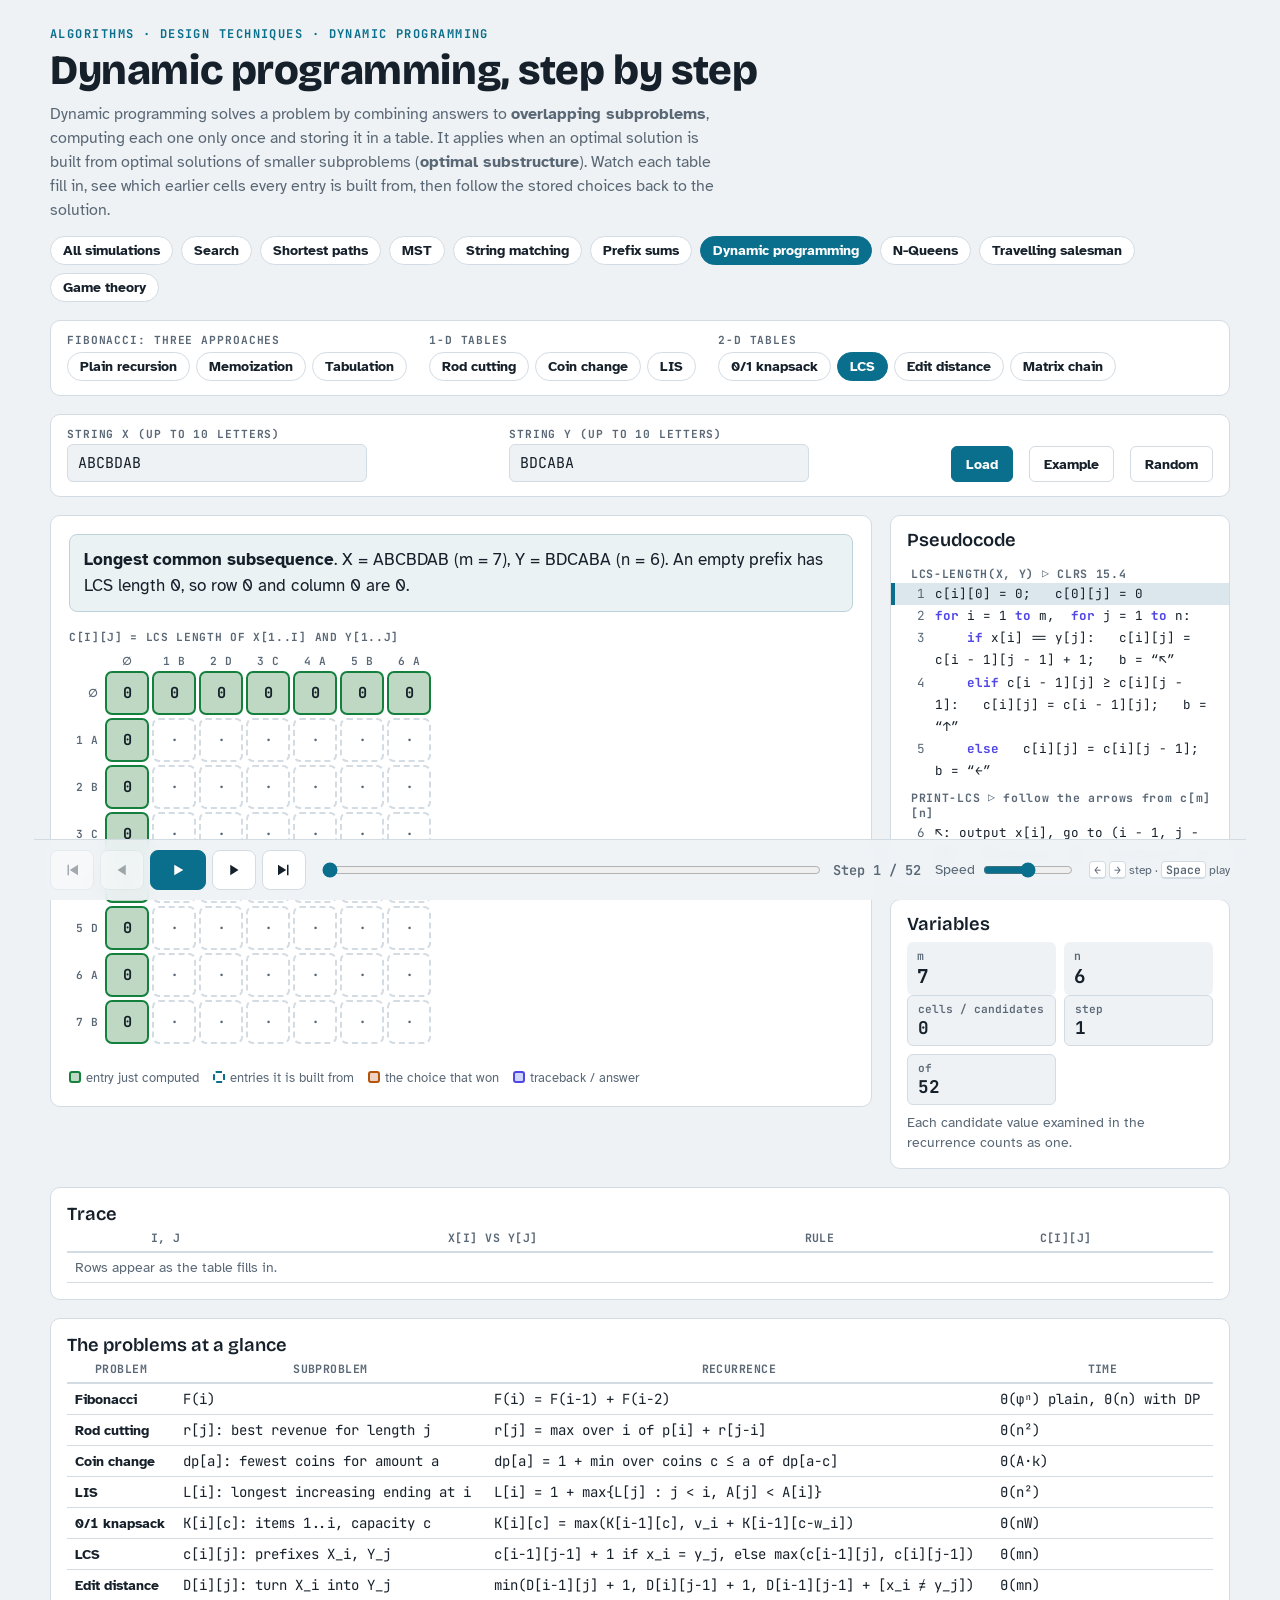
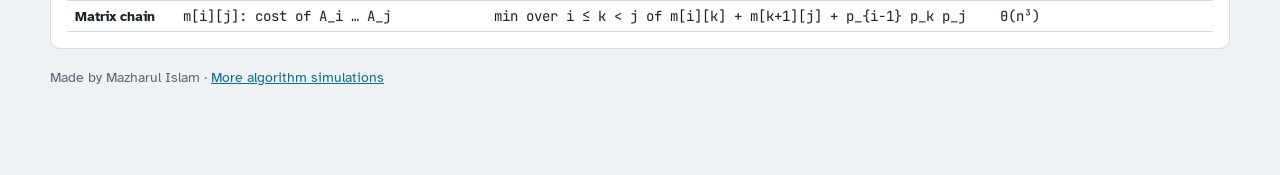
<file: dynamic-programming/index.html>
<!doctype html>
<html lang="en">
<head>
<meta charset="utf-8">
<meta name="viewport" content="width=device-width, initial-scale=1, viewport-fit=cover">
<meta name="description" content="Interactive step-by-step dynamic programming: Fibonacci by recursion, memoization and tabulation, rod cutting, coin change, longest increasing subsequence, 0/1 knapsack, longest common subsequence, edit distance and matrix-chain multiplication.">
<style>html{color-scheme:light}body{margin:0}img{max-width:100%}[hidden]{display:none!important}</style>
<title>Dynamic Programming</title>
<link rel="preconnect" href="https://fonts.googleapis.com">
<link rel="preconnect" href="https://fonts.gstatic.com" crossorigin>
<link rel="stylesheet" href="https://fonts.googleapis.com/css2?family=Atkinson+Hyperlegible:wght@400;700&family=Bricolage+Grotesque:opsz,wght@12..96,600;12..96,800&family=JetBrains+Mono:wght@400;600;700&display=swap">
<link rel="stylesheet" href="../assets/sim.css">
<style>
.picker{display:flex; flex-wrap:wrap; gap:10px 22px; padding:14px 16px}
.pgroup{display:flex; flex-direction:column; gap:6px; min-width:0}
.pgroup .lab{font:700 .7rem/1 var(--f-mono); letter-spacing:.08em; text-transform:uppercase; color:var(--muted)}
.pgroup .btns{display:flex; flex-wrap:wrap; gap:6px}
.chipbtn{font:600 .88rem var(--f-body); color:var(--ink); padding:5px 12px; border:1px solid var(--line); border-radius:999px; background:var(--surface); cursor:pointer}
.chipbtn:hover{border-color:var(--accent)}
.chipbtn[aria-pressed="true"]{background:var(--accent); border-color:var(--accent); color:var(--accent-ink)}
#inA,#inB{width:min(300px,100%)} #inN{width:90px}
:root{--pc:44px}
@media (max-width:560px){ :root{--pc:36px} }
.dpt{border-collapse:separate; border-spacing:3px; width:auto; min-width:0}
.dpt td{min-width:var(--pc); height:var(--pc); padding:0 4px; text-align:center; border:2px solid var(--line); border-radius:7px; font:700 .95rem var(--f-mono); background:var(--surface); position:relative; transition:background .2s, border-color .2s}
.dpt td.off{border:0; background:none}
.dpt td.empty{border-style:dashed; color:var(--muted); font-weight:400}
.dpt td sup{font-size:.72rem; color:var(--muted); margin-left:2px}
.dpt th{font:600 .7rem var(--f-mono); color:var(--muted); border:0; padding:0 4px; text-transform:none; white-space:nowrap; text-align:right}
.dpt thead th{text-align:center}
.dpt td.new{border-color:var(--inc); background:color-mix(in oklab,var(--inc) 30%,var(--surface))}
.dpt td.src{border-color:var(--accent); border-style:dashed}
.dpt td.win{border-color:var(--read); background:color-mix(in oklab,var(--read) 26%,var(--surface))}
.dpt td.cur{border-color:var(--inc); border-style:dashed}
.dpt td.path{border-color:var(--src); background:color-mix(in oklab,var(--src) 24%,var(--surface))}
.tabs{display:flex; flex-direction:column; gap:16px}
h3.sub{font:700 .7rem/1.3 var(--f-mono); letter-spacing:.06em; text-transform:uppercase; color:var(--muted); margin:0 0 6px}
svg.tree{display:block; width:100%; height:auto}
.tree line{stroke:var(--line); stroke-width:2}
.tree .nd rect{fill:var(--surface); stroke:var(--line); stroke-width:2}
.tree .nd text{font:700 12px var(--f-mono); fill:var(--ink); text-anchor:middle}
.tree .nd text.v{font-weight:400; fill:var(--muted); font-size:11px}
.tree .ghost rect{fill:none; stroke:var(--line); stroke-dasharray:3 4}
.tree line.ghost{stroke-dasharray:3 4; opacity:.6}
.tree .act rect{stroke:var(--accent); stroke-dasharray:4 3}
.tree .done rect{stroke:var(--inc); fill:color-mix(in oklab,var(--inc) 16%,var(--surface))}
.tree .base rect{stroke:var(--muted); fill:var(--bg)}
.tree .memo rect{stroke:var(--read); fill:color-mix(in oklab,var(--read) 22%,var(--surface))}
.tree .cur rect{stroke:var(--accent); stroke-width:3; stroke-dasharray:none; fill:color-mix(in oklab,var(--accent) 22%,var(--surface))}
.stack{display:flex; flex-wrap:wrap; gap:5px; list-style:none; margin:0; padding:0}
.stack li{font:700 .82rem var(--f-mono); padding:3px 9px; border-radius:6px; border:2px solid var(--line); background:var(--surface)}
.stack li:last-child{border-color:var(--accent)}
.code ol{font-size:12.6px}
.code li{white-space:pre-wrap; padding-left:3.2em; text-indent:-3.2em}
.code li::before{width:2.4em; padding-right:.8em; text-indent:0}
.code .proc{font:700 .72rem var(--f-mono); letter-spacing:.06em; color:var(--muted); padding:8px 16px 2px; list-style:none; counter-increment:none; white-space:normal; text-indent:0}
.code .proc::before{content:none}
.ptable{min-width:640px}
.ptable td{text-align:left}
.ptable td:first-child{font-family:var(--f-body); font-weight:700}
</style>
</head>
<body>
<div class="wrap">
  <header>
    <p class="eyebrow">Algorithms · Design techniques · Dynamic programming</p>
    <h1>Dynamic programming, step by step</h1>
    <p class="lede">Dynamic programming solves a problem by combining answers to <b>overlapping subproblems</b>, computing each one only once and storing it in a table. It applies when an optimal solution is built from optimal solutions of smaller subproblems (<b>optimal substructure</b>). Watch each table fill in, see which earlier cells every entry is built from, then follow the stored choices back to the solution.</p>
    <nav class="sortnav" aria-label="Simulations">
      <a href="../">All simulations</a>
      <a href="../search/">Search</a>
      <a href="../shortest-path/">Shortest paths</a>
      <a href="../mst/">MST</a>
      <a href="../string-matching/">String matching</a>
      <a href="../prefix-sum/">Prefix sums</a>
      <a href="../dynamic-programming/" aria-current="page">Dynamic programming</a>
      <a href="../n-queens/">N-Queens</a>
      <a href="../tsp/">Travelling salesman</a>
      <a href="../game-theory/">Game theory</a>
    </nav>
  </header>

  <section class="card picker" aria-label="Problem">
    <div class="pgroup"><span class="lab">Fibonacci: three approaches</span><div class="btns" id="pFib"></div></div>
    <div class="pgroup"><span class="lab">1-D tables</span><div class="btns" id="pOne"></div></div>
    <div class="pgroup"><span class="lab">2-D tables</span><div class="btns" id="pTwo"></div></div>
  </section>

  <form class="card setup" id="setup" autocomplete="off">
    <div class="field grow" id="fA"><label for="inA" id="labA"></label><input type="text" id="inA" spellcheck="false"></div>
    <div class="field grow" id="fB"><label for="inB" id="labB"></label><input type="text" id="inB" spellcheck="false"></div>
    <div class="field" id="fN"><label for="inN" id="labN"></label><input type="number" id="inN"></div>
    <button class="btn primary" type="submit">Load</button>
    <button class="btn" type="button" id="bEx">Example</button>
    <button class="btn" type="button" id="bRand">Random</button>
    <p class="err" id="err" role="alert"></p>
  </form>

  <div class="stage">
    <section class="card viz" aria-live="polite">
      <div class="msg" id="msg"></div>
      <div id="treeBox" hidden><h3 class="sub">Recursion tree</h3><svg class="tree" id="tree" role="img" aria-label="Recursion tree"></svg></div>
      <div id="stackBox" hidden><h3 class="sub">Call stack (top on the right)</h3><ul class="stack" id="stack"></ul></div>
      <div class="tabs" id="tables"></div>
      <div class="legend" id="legend"></div>
    </section>
    <aside class="side">
      <section class="card code"><h2>Pseudocode</h2><ol id="code"></ol></section>
      <section class="card vars"><h2>Variables</h2><dl id="vars"></dl><dl class="stats" id="stats"></dl><p class="stat-note" id="statNote"></p></section>
    </aside>
  </div>

  <section class="card trace">
    <h2>Trace</h2>
    <div class="tscroll"><table><thead><tr id="thead"></tr></thead><tbody id="tbody"></tbody></table></div>
  </section>

  <section class="card trace">
    <h2>The problems at a glance</h2>
    <div class="tscroll"><table class="ptable">
      <thead><tr><th>Problem</th><th>Subproblem</th><th>Recurrence</th><th>Time</th></tr></thead>
      <tbody>
        <tr><td>Fibonacci</td><td>F(i)</td><td>F(i) = F(i−1) + F(i−2)</td><td>Θ(φⁿ) plain, Θ(n) with DP</td></tr>
        <tr><td>Rod cutting</td><td>r[j]: best revenue for length j</td><td>r[j] = max over i of p[i] + r[j−i]</td><td>Θ(n²)</td></tr>
        <tr><td>Coin change</td><td>dp[a]: fewest coins for amount a</td><td>dp[a] = 1 + min over coins c ≤ a of dp[a−c]</td><td>Θ(A·k)</td></tr>
        <tr><td>LIS</td><td>L[i]: longest increasing ending at i</td><td>L[i] = 1 + max{L[j] : j &lt; i, A[j] &lt; A[i]}</td><td>Θ(n²)</td></tr>
        <tr><td>0/1 knapsack</td><td>K[i][c]: items 1..i, capacity c</td><td>K[i][c] = max(K[i−1][c], v_i + K[i−1][c−w_i])</td><td>Θ(nW)</td></tr>
        <tr><td>LCS</td><td>c[i][j]: prefixes X_i, Y_j</td><td>c[i−1][j−1] + 1 if x_i = y_j, else max(c[i−1][j], c[i][j−1])</td><td>Θ(mn)</td></tr>
        <tr><td>Edit distance</td><td>D[i][j]: turn X_i into Y_j</td><td>min(D[i−1][j] + 1, D[i][j−1] + 1, D[i−1][j−1] + [x_i ≠ y_j])</td><td>Θ(mn)</td></tr>
        <tr><td>Matrix chain</td><td>m[i][j]: cost of A_i … A_j</td><td>min over i ≤ k &lt; j of m[i][k] + m[k+1][j] + p_{i−1} p_k p_j</td><td>Θ(n³)</td></tr>
      </tbody>
    </table></div>
  </section>

  <footer class="site-foot">Made by Mazharul Islam · <a href="../">More algorithm simulations</a></footer>

  <div class="transport">
    <div class="inner">
      <div class="tbtns">
        <button class="tbtn" id="bFirst" aria-label="First step"><svg viewBox="0 0 24 24"><path d="M6 5h2v14H6zM20 5v14L9 12z"/></svg></button>
        <button class="tbtn" id="bPrev" aria-label="Previous step"><svg viewBox="0 0 24 24"><path d="M17 5v14L6 12z"/></svg></button>
        <button class="tbtn play" id="bPlay" aria-label="Play"><svg viewBox="0 0 24 24" id="playIcon"><path d="M7 5v14l12-7z"/></svg></button>
        <button class="tbtn" id="bNext" aria-label="Next step"><svg viewBox="0 0 24 24"><path d="M7 5v14l11-7z"/></svg></button>
        <button class="tbtn" id="bLast" aria-label="Last step"><svg viewBox="0 0 24 24"><path d="M16 5h2v14h-2zM4 5v14l11-7z"/></svg></button>
      </div>
      <div class="scrub"><input type="range" id="scrub" min="0" max="0" value="0" aria-label="Step"><span class="count" id="count"></span></div>
      <label class="speed" for="speed">Speed <input type="range" id="speed" min="1" max="5" value="3"></label>
      <span class="keys"><kbd>←</kbd> <kbd>→</kbd> step · <kbd>Space</kbd> play</span>
    </div>
  </div>
</div>

<script src="../assets/sim.js"></script>
<script src="engine.js"></script>
<script>
(function () {
  const $ = id => document.getElementById(id), E = window.DPEngine, f = E.f;
  const esc = s => String(s).replace(/[&<>"]/g, c => ({ '&': '&amp;', '<': '&lt;', '>': '&gt;', '"': '&quot;' }[c]));
  const GROUPS = { fib: 'pFib', one: 'pOne', two: 'pTwo' };
  // which inputs each problem uses: [label A, label B, label N]
  const FIELDS = {
    fibrec: [null, null, 'n (0 to 7)'], fibmemo: [null, null, 'n (0 to 12)'], fibtab: [null, null, 'n (0 to 40)'],
    rod: ['Prices p[1], p[2], … (up to 10)', null, null], coin: ['Coin values (up to 5)', null, 'Amount (1 to 25)'],
    lis: ['Sequence (up to 12 numbers)', null, null], knap: ['Weights (up to 6 items)', 'Values', 'Capacity W (1 to 15)'],
    lcs: ['String X (up to 10 letters)', 'String Y (up to 10 letters)', null], edit: ['From X (up to 9 letters)', 'To Y (up to 9 letters)', null],
    mcm: ['Dimensions p0 p1 … pn (2 to 7 matrices)', null, null]
  };
  const EX = {
    fibrec: { N: 5 }, fibmemo: { N: 6 }, fibtab: { N: 10 }, rod: { A: '1 5 8 9 10 17 17 20' }, coin: { A: '1 3 4', N: 6 },
    lis: { A: '10 9 2 5 3 7 101 18' }, knap: { A: '1 3 4 5', B: '1 4 5 7', N: 7 }, lcs: { A: 'ABCBDAB', B: 'BDCABA' },
    edit: { A: 'kitten', B: 'sitting' }, mcm: { A: '30 35 15 5 10 20 25' }
  };
  const ALL = Object.keys(E.MODES);
  let MODE = ALL.includes(location.hash.slice(1)) ? location.hash.slice(1) : 'lcs', RUN = null, NUM = {}, LAYOUT = null, FULL = [];

  function picker() {
    Object.entries(GROUPS).forEach(([g, id]) => {
      $(id).innerHTML = ALL.filter(m => E.MODES[m].group === g).map(m => `<button type="button" class="chipbtn" data-m="${m}" aria-pressed="${m === MODE}">${E.MODES[m].short}</button>`).join('');
    });
  }
  document.querySelector('.picker').addEventListener('click', e => { const b = e.target.closest('[data-m]'); if (!b) return; MODE = b.dataset.m; picker(); try { history.replaceState(null, '', '#' + MODE); } catch (_) {} example(); });

  function fields() {
    const [a, b, n] = FIELDS[MODE];
    $('fA').hidden = !a; $('fB').hidden = !b; $('fN').hidden = !n;
    $('labA').textContent = a || ''; $('labB').textContent = b || ''; $('labN').textContent = n || '';
  }
  function example() { const e = EX[MODE]; if (e.A != null) $('inA').value = e.A; if (e.B != null) $('inB').value = e.B; if (e.N != null) $('inN').value = e.N; apply(); }

  const nums = s => s.trim() ? s.trim().split(/[\s,]+/) : [];
  function ints(s, what, min, max, lo, hi) {
    const t = nums(s);
    if (t.length < min) return { error: `${what}: type at least ${min} number${min === 1 ? '' : 's'}.` };
    if (t.length > max) return { error: `${what}: use at most ${max} numbers.` };
    if (t.some(x => !/^-?\d+$/.test(x))) return { error: `${what}: whole numbers only.` };
    const a = t.map(Number); if (a.some(x => x < lo || x > hi)) return { error: `${what}: keep every number between ${lo} and ${hi}.` };
    return { a };
  }
  function parse() {
    const N = Number($('inN').value);
    if (MODE.startsWith('fib')) {
      const hi = { fibrec: 7, fibmemo: 12, fibtab: 40 }[MODE];
      if (!Number.isInteger(N) || N < 0 || N > hi) return { error: `n must be a whole number from 0 to ${hi}.` };
      return { n: N };
    }
    if (MODE === 'rod') { const r = ints($('inA').value, 'Prices', 1, 10, 0, 99); return r.error ? r : { p: r.a }; }
    if (MODE === 'coin') {
      const r = ints($('inA').value, 'Coins', 1, 5, 1, 25); if (r.error) return r;
      if (new Set(r.a).size !== r.a.length) return { error: 'Each coin value should appear once.' };
      if (!Number.isInteger(N) || N < 1 || N > 25) return { error: 'The amount must be a whole number from 1 to 25.' };
      return { coins: r.a, A: N };
    }
    if (MODE === 'lis') { const r = ints($('inA').value, 'Sequence', 2, 12, -99, 999); return r.error ? r : { A: r.a }; }
    if (MODE === 'knap') {
      const w = ints($('inA').value, 'Weights', 1, 6, 1, 15); if (w.error) return w;
      const v = ints($('inB').value, 'Values', 1, 6, 0, 99); if (v.error) return v;
      if (w.a.length !== v.a.length) return { error: `There are ${w.a.length} weights but ${v.a.length} values; give one value per item.` };
      if (!Number.isInteger(N) || N < 1 || N > 15) return { error: 'Capacity W must be a whole number from 1 to 15.' };
      return { w: w.a, v: v.a, W: N };
    }
    if (MODE === 'lcs' || MODE === 'edit') {
      const X = $('inA').value.trim(), Y = $('inB').value.trim(), mx = MODE === 'lcs' ? 10 : 9;
      if (!X || !Y) return { error: 'Type both strings.' };
      if (/\s/.test(X + Y)) return { error: 'Strings cannot contain spaces.' };
      if (X.length > mx || Y.length > mx) return { error: `Use at most ${mx} characters per string.` };
      return { X, Y };
    }
    const r = ints($('inA').value, 'Dimensions', 3, 8, 1, 99); return r.error ? r : { p: r.a };
  }
  function apply() {
    fields();
    const r = parse(); if (r.error) { $('err').textContent = r.error; return; }
    $('err').textContent = ''; load(r);
  }

  // tree layout from the full (last-step) tree, so nodes do not jump while it grows
  function layout(nodes) {
    const kids = nodes.map(() => []), pos = [];
    nodes.forEach(n => { if (n.parent >= 0) kids[n.parent].push(n.id); });
    let leaf = 0, maxD = 0;
    (function walk(id, d) {
      maxD = Math.max(maxD, d);
      if (!kids[id].length) pos[id] = { x: leaf++, d };
      else { kids[id].forEach(k => walk(k, d + 1)); pos[id] = { x: (pos[kids[id][0]].x + pos[kids[id][kids[id].length - 1]].x) / 2, d }; }
    })(0, 0);
    return { pos, leaves: leaf, depth: maxD };
  }
  function renderTree(s) {
    $('treeBox').hidden = !s.tree; $('stackBox').hidden = !s.stack;
    if (!s.tree) return;
    const L = LAYOUT, W = 58, H = 56, w = Math.max(1, L.leaves) * W + 10, h = (L.depth + 1) * H + 10;
    const X = id => 5 + L.pos[id].x * W + W / 2, Y = id => 8 + L.pos[id].d * H + 20;
    let out = '';
    const have = new Set(s.tree.map(n => n.id));
    FULL.forEach(n => { if (have.has(n.id)) return; if (n.parent >= 0) out += `<line class="ghost" x1="${X(n.parent)}" y1="${Y(n.parent) + 18}" x2="${X(n.id)}" y2="${Y(n.id) - 18}"/>`; out += `<g class="nd ghost"><rect x="${X(n.id) - 25}" y="${Y(n.id) - 18}" width="50" height="36" rx="7"/></g>`; });
    s.tree.forEach(n => { if (n.parent >= 0) out += `<line x1="${X(n.parent)}" y1="${Y(n.parent) + 18}" x2="${X(n.id)}" y2="${Y(n.id) - 18}"/>`; });
    s.tree.forEach(n => {
      out += `<g class="nd ${n.st} ${n.id === s.cur ? 'cur' : ''}"><rect x="${X(n.id) - 25}" y="${Y(n.id) - 18}" width="50" height="36" rx="7"/><text x="${X(n.id)}" y="${Y(n.id) - 2}">${n.label}</text><text class="v" x="${X(n.id)}" y="${Y(n.id) + 12}">${n.val == null ? '…' : (n.st === 'memo' ? 'memo ' : '= ') + n.val}</text></g>`;
    });
    $('tree').setAttribute('viewBox', `0 0 ${w} ${h}`); $('tree').style.maxWidth = Math.min(w * 1.1, 1000) + 'px'; $('tree').innerHTML = out;
    $('stack').innerHTML = s.stack.length ? s.stack.map(x => `<li>${x}</li>`).join('') : '<li>empty</li>';
  }
  function renderTables(s) {
    $('tables').innerHTML = s.tables.map(t => {
      const head = `<thead><tr><th></th>${t.ch.map(c => `<th>${esc(c)}</th>`).join('')}</tr></thead>`;
      const body = t.v.map((row, i) => `<tr><th>${esc(t.rh[i])}</th>${row.map((v, j) => {
        const c = t.cls[`${i},${j}`] || '', ar = t.arrow && t.arrow[i][j] ? `<sup>${t.arrow[i][j]}</sup>` : '';
        if (v === '') return '<td class="off"></td>';
        return `<td class="${v == null ? 'empty' : ''} ${c}">${v == null ? '·' : esc(f(v))}${ar}</td>`;
      }).join('')}</tr>`).join('');
      return `<div><h3 class="sub">${esc(t.title)}</h3><div class="scroll"><table class="dpt">${head}<tbody>${body}</tbody></table></div></div>`;
    }).join('');
  }
  function render(s) {
    $('msg').innerHTML = s.msg;
    renderTree(s); renderTables(s);
    $('vars').innerHTML = Object.keys(s.vars).map(k => `<div><dt>${esc(k)}</dt><dd>${esc(s.vars[k])}</dd></div>`).join('');
    $('stats').innerHTML = `<div><dt>${MODE.startsWith('fib') ? 'additions' : 'cells / candidates'}</dt><dd>${s.ops}</dd></div><div><dt>step</dt><dd>${RUN.steps.indexOf(s) + 1}</dd></div><div><dt>of</dt><dd>${RUN.steps.length}</dd></div>`;
    $('statNote').textContent = MODE.startsWith('fib') ? 'Each F(a) + F(b) counts as one addition.' : 'Each candidate value examined in the recurrence counts as one.';
    $('thead').innerHTML = RUN.header.map(h => `<th>${esc(h)}</th>`).join('');
    $('tbody').innerHTML = s.rows.length ? s.rows.map((r, i) => `<tr class="${i === s.rows.length - 1 ? 'last' : ''}">${r.map(c => `<td>${esc(c)}</td>`).join('')}</tr>`).join('')
      : `<tr class="tempty"><td colspan="${RUN.header.length}">Rows appear as the table fills in.</td></tr>`;
  }
  function legend() {
    const sw = (st, t) => `<span><i style="${st}"></i>${t}</span>`;
    let h = '';
    if (MODE === 'fibrec' || MODE === 'fibmemo') {
      h = sw('border-color:var(--accent);background:color-mix(in oklab,var(--accent) 22%,var(--surface))', 'current call') + sw('border-color:var(--accent);border-style:dashed', 'waiting for its children') + sw('border-color:var(--inc);background:color-mix(in oklab,var(--inc) 16%,var(--surface))', 'computed') + sw('border-color:var(--muted);background:var(--bg)', 'base case');
      if (MODE === 'fibmemo') h += sw('border-color:var(--read);background:color-mix(in oklab,var(--read) 22%,var(--surface))', 'memo hit');
    }
    if (MODE !== 'fibrec') h += sw('border-color:var(--inc);background:color-mix(in oklab,var(--inc) 30%,var(--surface))', 'entry just computed') + sw('border-color:var(--accent);border-style:dashed', 'entries it is built from') + sw('border-color:var(--read);background:color-mix(in oklab,var(--read) 26%,var(--surface))', 'the choice that won') + sw('border-color:var(--src);background:color-mix(in oklab,var(--src) 24%,var(--surface))', 'traceback / answer');
    $('legend').innerHTML = h;
  }
  function codeHTML(lines) { let n = 0; NUM = {}; return lines.map(o => o.proc ? `<li class="proc">${o.proc}</li>` : (NUM[o.key] = ++n, `<li data-l="${n}">${o.text}</li>`)).join(''); }
  const player = Sim.start(render);
  function load(input) {
    RUN = E.run(MODE, input);
    $('code').innerHTML = codeHTML(RUN.code);
    RUN.steps.forEach(s => { s.line = s.line.map(k => NUM[k]).filter(Boolean); });
    RUN.steps[0].msg = `<b>${E.MODES[MODE].name}</b>. ` + RUN.steps[0].msg;
    const lt = RUN.steps[RUN.steps.length - 1].tree; LAYOUT = lt && lt.length ? layout(lt) : null; FULL = lt || [];
    legend(); player.load(RUN.steps);
  }
  $('setup').addEventListener('submit', e => { e.preventDefault(); apply(); });
  $('bEx').onclick = example;
  $('bRand').onclick = () => {
    const rnd = (a, b) => a + Math.floor(Math.random() * (b - a + 1)), arr = (n, a, b) => Array.from({ length: n }, () => rnd(a, b));
    const word = n => Array.from({ length: n }, () => 'ABCD'[rnd(0, 3)]).join('');
    if (MODE === 'fibrec') $('inN').value = rnd(3, 6); else if (MODE === 'fibmemo') $('inN').value = rnd(4, 9); else if (MODE === 'fibtab') $('inN').value = rnd(6, 20);
    else if (MODE === 'rod') { let p = 0; $('inA').value = arr(rnd(5, 8), 1, 4).map(x => p += x).join(' '); }
    else if (MODE === 'coin') { $('inA').value = [...new Set([1, ...arr(2, 2, 7)])].join(' '); $('inN').value = rnd(7, 15); }
    else if (MODE === 'lis') $('inA').value = arr(rnd(7, 10), 1, 30).join(' ');
    else if (MODE === 'knap') { const n = rnd(3, 5); $('inA').value = arr(n, 1, 6).join(' '); $('inB').value = arr(n, 1, 12).join(' '); $('inN').value = rnd(6, 10); }
    else if (MODE === 'lcs' || MODE === 'edit') { $('inA').value = word(rnd(5, 7)); $('inB').value = word(rnd(5, 7)); }
    else $('inA').value = arr(rnd(5, 7), 2, 30).join(' ');
    apply();
  };
  picker(); example();
  const jump = +new URLSearchParams(location.search).get('step');
  for (let i = 1; i < jump; i++) document.body.dispatchEvent(new KeyboardEvent('keydown', { key: 'ArrowRight', bubbles: true }));
})();
</script>
</body>
</html>
</file>
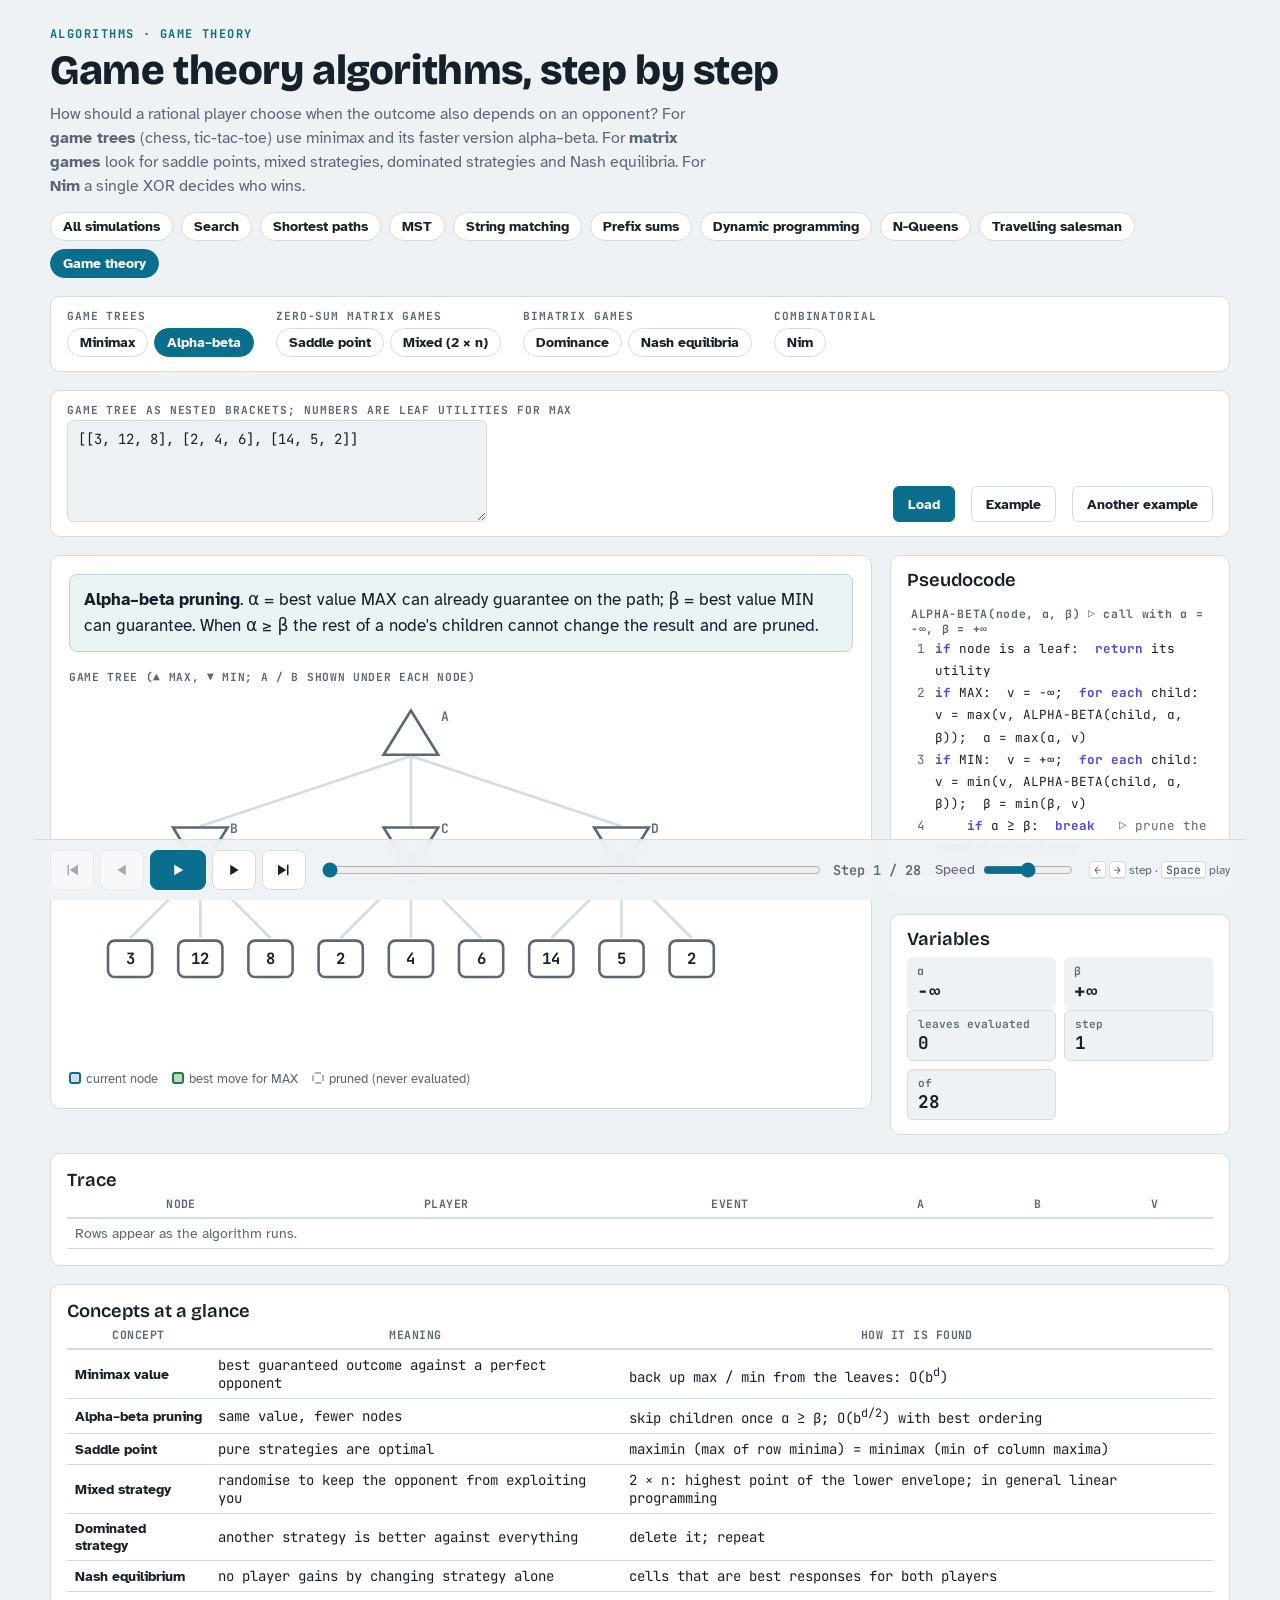
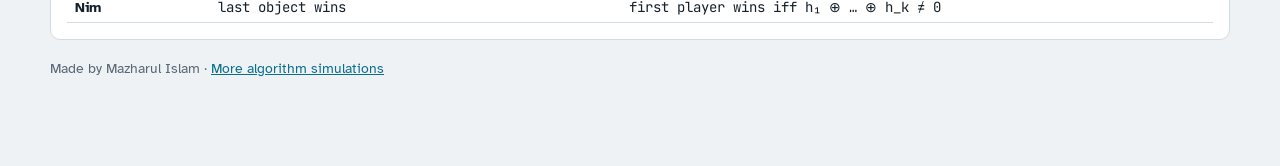
<file: game-theory/index.html>
<!doctype html>
<html lang="en">
<head>
<meta charset="utf-8">
<meta name="viewport" content="width=device-width, initial-scale=1, viewport-fit=cover">
<meta name="description" content="Interactive step-by-step game theory algorithms: minimax and alpha–beta pruning on game trees, saddle points and the graphical method for mixed strategies, iterated dominance, pure Nash equilibria and Nim.">
<style>html{color-scheme:light}body{margin:0}img{max-width:100%}[hidden]{display:none!important}</style>
<title>Game Theory Algorithms</title>
<link rel="preconnect" href="https://fonts.googleapis.com">
<link rel="preconnect" href="https://fonts.gstatic.com" crossorigin>
<link rel="stylesheet" href="https://fonts.googleapis.com/css2?family=Atkinson+Hyperlegible:wght@400;700&family=Bricolage+Grotesque:opsz,wght@12..96,600;12..96,800&family=JetBrains+Mono:wght@400;600;700&display=swap">
<link rel="stylesheet" href="../assets/sim.css">
<style>
.picker{display:flex; flex-wrap:wrap; gap:10px 22px; padding:14px 16px}
.pgroup{display:flex; flex-direction:column; gap:6px; min-width:0}
.pgroup .lab{font:700 .7rem/1 var(--f-mono); letter-spacing:.08em; text-transform:uppercase; color:var(--muted)}
.pgroup .btns{display:flex; flex-wrap:wrap; gap:6px}
.chipbtn{font:600 .88rem var(--f-body); color:var(--ink); padding:5px 12px; border:1px solid var(--line); border-radius:999px; background:var(--surface); cursor:pointer}
.chipbtn:hover{border-color:var(--accent)}
.chipbtn[aria-pressed="true"]{background:var(--accent); border-color:var(--accent); color:var(--accent-ink)}
textarea{font:14px/1.5 var(--f-mono); color:var(--ink); background:var(--bg); border:1px solid var(--line); border-radius:6px; padding:8px 10px; width:min(420px,100%); resize:vertical}
#inN{width:min(300px,100%)}
h3.sub{font:700 .7rem/1.3 var(--f-mono); letter-spacing:.06em; text-transform:uppercase; color:var(--muted); margin:0 0 6px}
svg.tree{display:block; width:100%; height:auto}
.tree line{stroke:var(--line); stroke-width:2}
.tree line.pruned{stroke-dasharray:4 4; opacity:.45}
.tree .nd path,.tree .nd rect{fill:var(--surface); stroke:var(--muted); stroke-width:2}
.tree .act path{stroke:var(--accent)}
.tree .done path,.tree .done rect{stroke:var(--ink)}
.tree .best path{stroke:var(--inc); fill:color-mix(in oklab,var(--inc) 30%,var(--surface))}
.tree .pruned{opacity:.35}
.tree .pruned rect{stroke-dasharray:3 3}
.tree .cur path,.tree .cur rect{stroke:var(--accent); stroke-width:4; fill:color-mix(in oklab,var(--accent) 20%,var(--surface))}
.tree text{font:700 12px var(--f-mono); fill:var(--ink); text-anchor:middle; dominant-baseline:central}
.tree text.nm{font-size:10px; fill:var(--muted); font-weight:600}
.tree text.ab{font-size:10px; fill:var(--src); font-weight:600}
.gm{border-collapse:separate; border-spacing:3px; width:auto; min-width:0}
.gm td{min-width:46px; height:40px; padding:0 8px; text-align:center; border:2px solid var(--line); border-radius:7px; font:700 .95rem var(--f-mono); background:var(--surface); white-space:nowrap}
.gm th{font:600 .74rem var(--f-mono); color:var(--muted); border:0; padding:0 6px; text-transform:none; white-space:nowrap}
.gm th.x{color:var(--read)} .gm th.hi{color:var(--inc)}
.gm td.src{border-color:var(--accent); border-style:dashed}
.gm td.new{border-color:var(--read); background:color-mix(in oklab,var(--read) 26%,var(--surface))}
.gm td.win{border-color:var(--inc); background:color-mix(in oklab,var(--inc) 18%,var(--surface))}
.gm td.gone{border-color:var(--dec); background:color-mix(in oklab,var(--dec) 16%,var(--surface))}
.gm td.dead{opacity:.25}
.gm td.path{border-color:var(--src); background:color-mix(in oklab,var(--src) 28%,var(--surface))}
.gm u{text-decoration:none; border-bottom:3px solid var(--k0)} .gm u.p2{border-bottom-color:var(--k1)}
svg.chart{display:block; width:100%; max-width:560px; height:auto}
.chart .ax{stroke:var(--muted); stroke-width:1}
.chart .gl{stroke:var(--line); stroke-width:1}
.chart .ln{stroke-width:2; fill:none}
.chart .env{stroke:var(--ink); stroke-width:5; fill:none; opacity:.5}
.chart .pl{stroke:var(--read); stroke-width:2; stroke-dasharray:5 4}
.chart .pk{fill:var(--inc); stroke:var(--surface); stroke-width:2}
.chart text{font:600 11px var(--f-mono); fill:var(--muted)}
.heaps{display:flex; flex-direction:column; gap:8px}
.heap{display:flex; align-items:center; gap:6px}
.heap .nm{font:700 .8rem var(--f-mono); color:var(--muted); width:64px}
.heap i{width:22px; height:22px; border-radius:50%; background:color-mix(in oklab,var(--k3) 55%,var(--surface)); border:2px solid var(--k3)}
.heap i.tk{background:none; border-style:dashed; border-color:var(--dec)}
.bin td{font:700 .95rem var(--f-mono)}
.code ol{font-size:12.6px}
.code li{white-space:pre-wrap; padding-left:3.2em; text-indent:-3.2em}
.code li::before{width:2.4em; padding-right:.8em; text-indent:0}
.code .proc{font:700 .72rem var(--f-mono); letter-spacing:.06em; color:var(--muted); padding:8px 16px 2px; list-style:none; counter-increment:none; white-space:normal; text-indent:0}
.code .proc::before{content:none}
.ptable{min-width:600px}
.ptable td{text-align:left}
.ptable td:first-child{font-family:var(--f-body); font-weight:700}
</style>
</head>
<body>
<div class="wrap">
  <header>
    <p class="eyebrow">Algorithms · Game theory</p>
    <h1>Game theory algorithms, step by step</h1>
    <p class="lede">How should a rational player choose when the outcome also depends on an opponent? For <b>game trees</b> (chess, tic-tac-toe) use minimax and its faster version alpha–beta. For <b>matrix games</b> look for saddle points, mixed strategies, dominated strategies and Nash equilibria. For <b>Nim</b> a single XOR decides who wins.</p>
    <nav class="sortnav" aria-label="Simulations">
      <a href="../">All simulations</a>
      <a href="../search/">Search</a>
      <a href="../shortest-path/">Shortest paths</a>
      <a href="../mst/">MST</a>
      <a href="../string-matching/">String matching</a>
      <a href="../prefix-sum/">Prefix sums</a>
      <a href="../dynamic-programming/">Dynamic programming</a>
      <a href="../n-queens/">N-Queens</a>
      <a href="../tsp/">Travelling salesman</a>
      <a href="../game-theory/" aria-current="page">Game theory</a>
    </nav>
  </header>

  <section class="card picker" aria-label="Algorithm">
    <div class="pgroup"><span class="lab">Game trees</span><div class="btns" id="p_tree"></div></div>
    <div class="pgroup"><span class="lab">Zero-sum matrix games</span><div class="btns" id="p_zero"></div></div>
    <div class="pgroup"><span class="lab">Bimatrix games</span><div class="btns" id="p_bi"></div></div>
    <div class="pgroup"><span class="lab">Combinatorial</span><div class="btns" id="p_comb"></div></div>
  </section>

  <form class="card setup" id="setup" autocomplete="off">
    <div class="field grow"><label for="inM" id="labM"></label><textarea id="inM" rows="4" spellcheck="false"></textarea></div>
    <div class="field" id="fN"><label for="inN">Strategy names: rows | columns</label><input type="text" id="inN"></div>
    <button class="btn primary" type="submit">Load</button>
    <button class="btn" type="button" id="bEx">Example</button>
    <button class="btn" type="button" id="bEx2">Another example</button>
    <p class="err" id="err" role="alert"></p>
  </form>

  <div class="stage">
    <section class="card viz" aria-live="polite">
      <div class="msg" id="msg"></div>
      <div id="treeBox" hidden><h3 class="sub">Game tree (▲ MAX, ▼ MIN; α / β shown under each node)</h3><svg class="tree" id="tree" role="img" aria-label="Game tree"></svg></div>
      <div id="matBox" hidden><div class="scroll"><table class="gm" id="mat"></table></div></div>
      <div id="chartBox" hidden><h3 class="sub">Expected payoff to the row player against each column, as a function of p</h3><svg class="chart" id="chart" viewBox="0 0 520 300" role="img" aria-label="Payoff lines"></svg></div>
      <div id="nimBox" hidden><div class="heaps" id="heaps"></div><h3 class="sub" style="margin-top:12px">Heap sizes in binary; the nim-sum is the XOR of each column</h3><table class="gm bin" id="bin"></table></div>
      <div class="legend" id="legend"></div>
    </section>
    <aside class="side">
      <section class="card code"><h2>Pseudocode</h2><ol id="code"></ol></section>
      <section class="card vars"><h2>Variables</h2><dl id="vars"></dl><dl class="stats" id="stats"></dl></section>
    </aside>
  </div>

  <section class="card trace">
    <h2>Trace</h2>
    <div class="tscroll"><table><thead><tr id="thead"></tr></thead><tbody id="tbody"></tbody></table></div>
  </section>

  <section class="card trace">
    <h2>Concepts at a glance</h2>
    <div class="tscroll"><table class="ptable">
      <thead><tr><th>Concept</th><th>Meaning</th><th>How it is found</th></tr></thead>
      <tbody>
        <tr><td>Minimax value</td><td>best guaranteed outcome against a perfect opponent</td><td>back up max / min from the leaves: O(b<sup>d</sup>)</td></tr>
        <tr><td>Alpha–beta pruning</td><td>same value, fewer nodes</td><td>skip children once α ≥ β; O(b<sup>d/2</sup>) with best ordering</td></tr>
        <tr><td>Saddle point</td><td>pure strategies are optimal</td><td>maximin (max of row minima) = minimax (min of column maxima)</td></tr>
        <tr><td>Mixed strategy</td><td>randomise to keep the opponent from exploiting you</td><td>2 × n: highest point of the lower envelope; in general linear programming</td></tr>
        <tr><td>Dominated strategy</td><td>another strategy is better against everything</td><td>delete it; repeat</td></tr>
        <tr><td>Nash equilibrium</td><td>no player gains by changing strategy alone</td><td>cells that are best responses for both players</td></tr>
        <tr><td>Nim</td><td>last object wins</td><td>first player wins iff h₁ ⊕ … ⊕ h_k ≠ 0</td></tr>
      </tbody>
    </table></div>
  </section>

  <footer class="site-foot">Made by Mazharul Islam · <a href="../">More algorithm simulations</a></footer>

  <div class="transport">
    <div class="inner">
      <div class="tbtns">
        <button class="tbtn" id="bFirst" aria-label="First step"><svg viewBox="0 0 24 24"><path d="M6 5h2v14H6zM20 5v14L9 12z"/></svg></button>
        <button class="tbtn" id="bPrev" aria-label="Previous step"><svg viewBox="0 0 24 24"><path d="M17 5v14L6 12z"/></svg></button>
        <button class="tbtn play" id="bPlay" aria-label="Play"><svg viewBox="0 0 24 24" id="playIcon"><path d="M7 5v14l12-7z"/></svg></button>
        <button class="tbtn" id="bNext" aria-label="Next step"><svg viewBox="0 0 24 24"><path d="M7 5v14l11-7z"/></svg></button>
        <button class="tbtn" id="bLast" aria-label="Last step"><svg viewBox="0 0 24 24"><path d="M16 5h2v14h-2zM4 5v14l11-7z"/></svg></button>
      </div>
      <div class="scrub"><input type="range" id="scrub" min="0" max="0" value="0" aria-label="Step"><span class="count" id="count"></span></div>
      <label class="speed" for="speed">Speed <input type="range" id="speed" min="1" max="5" value="3"></label>
      <span class="keys"><kbd>←</kbd> <kbd>→</kbd> step · <kbd>Space</kbd> play</span>
    </div>
  </div>
</div>

<script src="../assets/sim.js"></script>
<script src="engine.js"></script>
<script>
(function () {
  const $ = id => document.getElementById(id), E = window.GTEngine, f = E.f;
  const esc = s => String(s).replace(/[&<>"]/g, c => ({ '&': '&amp;', '<': '&lt;', '>': '&gt;', '"': '&quot;' }[c]));
  const ALL = Object.keys(E.MODES);
  const LAB = {
    minimax: 'Game tree as nested brackets; numbers are leaf utilities for MAX', alphabeta: 'Game tree as nested brackets; numbers are leaf utilities for MAX',
    saddle: 'Payoff matrix to the row player (one row per line)', graph: 'Payoff matrix with exactly 2 rows (2 to 6 columns)',
    dominance: 'Bimatrix: each cell “a,b” (payoff to row, column player); one row per line', nash: 'Bimatrix: each cell “a,b”; one row per line', nim: 'Heap sizes (2 to 5 heaps, each 1 to 15)'
  };
  const EX = {
    minimax: ['[[3, 12, 8], [2, 4, 6], [14, 5, 2]]', '[[[3, 5], [6, 9]], [[1, 2], [0, -1]]]'],
    alphabeta: ['[[3, 12, 8], [2, 4, 6], [14, 5, 2]]', '[[[3, 5], [6, 9]], [[1, 2], [0, -1]]]'],
    saddle: ['-2 0 0 5 3\n3 2 1 2 2\n-4 -3 0 -2 6\n5 3 -4 2 -6', '3 -1\n-2 1'],
    graph: ['1 3 11\n8 5 2', '3 -1\n-2 1'],
    dominance: [['1,0 1,2 0,1\n0,3 0,1 2,0', 'Up Down | Left Middle Right'], ['-1,-1 -9,0\n0,-9 -6,-6', 'Silent Confess | Silent Confess']],
    nash: [['-1,-1 -9,0\n0,-9 -6,-6', 'Silent Confess | Silent Confess'], ['2,1 0,0\n0,0 1,2', 'Opera Football | Opera Football']],
    nim: ['3 4 5', '1 2 3']
  };
  let MODE = ALL.includes(location.hash.slice(1)) ? location.hash.slice(1) : 'alphabeta', RUN = null, NUM = {}, INPUT = null;

  function picker() { ['tree', 'zero', 'bi', 'comb'].forEach(g => { $('p_' + g).innerHTML = ALL.filter(m => E.MODES[m].group === g).map(m => `<button type="button" class="chipbtn" data-m="${m}" aria-pressed="${m === MODE}">${E.MODES[m].short}</button>`).join(''); }); }
  document.querySelector('.picker').addEventListener('click', e => { const b = e.target.closest('[data-m]'); if (!b) return; MODE = b.dataset.m; picker(); try { history.replaceState(null, '', '#' + MODE); } catch (_) {} example(0); });
  function example(k) {
    const e = EX[MODE][k]; if (Array.isArray(e)) { $('inM').value = e[0]; $('inN').value = e[1]; } else $('inM').value = e;
    apply();
  }
  const num = t => /^-?\d+(\.\d+)?$/.test(t);
  function parse() {
    const raw = $('inM').value.trim();
    if (MODE === 'minimax' || MODE === 'alphabeta') {
      let t; try { if (!/^[\[\]\d\s,.\-]+$/.test(raw)) throw 0; t = JSON.parse(raw); } catch (_) { return { error: 'Write the tree with brackets, e.g. [[3, 12, 8], [2, 4, 6]]: each [ … ] is a node and each number a leaf.' }; }
      if (!Array.isArray(t)) return { error: 'The root must be a node: wrap it in [ ].' };
      let leaves = 0, depth = 0, bad = false;
      (function walk(x, d) { depth = Math.max(depth, d); if (Array.isArray(x)) { if (!x.length) bad = true; x.forEach(c => walk(c, d + 1)); } else { leaves++; if (typeof x !== 'number') bad = true; } })(t, 0);
      if (bad) return { error: 'Every node needs at least one child, and leaves must be numbers.' };
      if (leaves > 27 || depth > 4) return { error: 'Use at most 27 leaves and depth 4 so the tree fits.' };
      return { tree: t };
    }
    if (MODE === 'nim') {
      const H = raw.split(/[\s,]+/); if (H.length < 2 || H.length > 5 || H.some(x => !/^\d+$/.test(x) || +x < 1 || +x > 15)) return { error: 'Give 2 to 5 heap sizes, each a whole number from 1 to 15.' };
      return { H: H.map(Number) };
    }
    const rows = raw.split(/\n|;/).map(r => r.trim()).filter(Boolean).map(r => r.split(/\s+/));
    if (!rows.length || rows.some(r => r.length !== rows[0].length)) return { error: 'Every row must have the same number of entries.' };
    const m = rows.length, n = rows[0].length;
    if (MODE === 'saddle' || MODE === 'graph') {
      if (rows.some(r => r.some(x => !num(x)))) return { error: 'Entries must be numbers.' };
      if (MODE === 'graph' && (m !== 2 || n < 2 || n > 6)) return { error: 'The graphical method needs exactly 2 rows and 2 to 6 columns.' };
      if (m > 6 || n > 6) return { error: 'Use at most 6 rows and 6 columns.' };
      return { A: rows.map(r => r.map(Number)) };
    }
    if (rows.some(r => r.some(x => !/^-?\d+(\.\d+)?,-?\d+(\.\d+)?$/.test(x)))) return { error: 'Each cell must be two numbers separated by a comma, like 3,1 (no spaces inside a cell).' };
    if (m > 5 || n > 5) return { error: 'Use at most 5 rows and 5 columns.' };
    const B = rows.map(r => r.map(x => x.split(',').map(Number)));
    let rn = B.map((_, i) => `R${i + 1}`), cn = B[0].map((_, j) => `C${j + 1}`);
    const nm = $('inN').value.split('|').map(s => s.trim().split(/\s+/).filter(Boolean));
    if (nm[0] && nm[0].length === m) rn = nm[0]; if (nm[1] && nm[1].length === n) cn = nm[1];
    return { B, rn, cn };
  }
  function apply() {
    $('labM').textContent = LAB[MODE]; $('fN').hidden = !(MODE === 'dominance' || MODE === 'nash');
    $('inM').rows = MODE === 'nim' ? 1 : 4;
    const r = parse(); if (r.error) { $('err').textContent = r.error; return; }
    $('err').textContent = ''; INPUT = r; load();
  }

  function renderTree(s) {
    $('treeBox').hidden = !s.tree; if (!s.tree) return;
    const N = s.tree, kids = N.map(() => []), pos = []; N.forEach(n => { if (n.parent >= 0) kids[n.parent].push(n.id); });
    let leaf = 0, md = 0;
    (function walk(id) { md = Math.max(md, N[id].depth); if (!kids[id].length) pos[id] = leaf++; else { kids[id].forEach(walk); pos[id] = (pos[kids[id][0]] + pos[kids[id][kids[id].length - 1]]) / 2; } })(0);
    const W = 54, H = 86, X = id => 20 + pos[id] * W + W / 2, Y = id => 34 + N[id].depth * H;
    let out = '';
    N.forEach(n => { if (n.parent >= 0) out += `<line class="${n.s === 'pruned' ? 'pruned' : ''}" x1="${X(n.parent)}" y1="${Y(n.parent) + 16}" x2="${X(n.id)}" y2="${Y(n.id) - 16}"/>`; });
    N.forEach(n => {
      const x = X(n.id), y = Y(n.id), cls = `nd ${n.s || ''} ${n.id === s.cur ? 'cur' : ''}`;
      const shape = n.leaf ? `<rect x="${x - 17}" y="${y - 14}" width="34" height="28" rx="5"/>` : n.max ? `<path d="M${x} ${y - 19}L${x + 21} ${y + 15}L${x - 21} ${y + 15}Z"/>` : `<path d="M${x} ${y + 19}L${x + 21} ${y - 15}L${x - 21} ${y - 15}Z"/>`;
      const val = n.leaf ? f(n.u) : n.v == null ? '' : f(n.v);
      out += `<g class="${cls}">${shape}<text x="${x}" y="${n.leaf ? y : n.max ? y + 4 : y - 4}">${val}</text>`;
      if (!n.leaf) out += `<text class="nm" x="${x + 26}" y="${y - 14}">${n.name}</text>`;
      if (MODE === 'alphabeta' && !n.leaf && n.a !== undefined) out += `<text class="ab" x="${x}" y="${y + 30}">α=${f(n.a)} β=${f(n.b)}</text>`;
      out += '</g>';
    });
    const w = leaf * W + 50, h = (md + 1) * H + 20;
    $('tree').setAttribute('viewBox', `0 0 ${w} ${h}`); $('tree').style.maxWidth = Math.min(w * 1.3, 1000) + 'px'; $('tree').innerHTML = out;
  }
  function renderMatrix(s) {
    const show = !!(s.matrix || s.bi); $('matBox').hidden = !show; if (!show) return;
    if (s.matrix) {
      const M = s.matrix, rx = M.rowX || [], cx = M.colX || [];
      $('mat').innerHTML = `<thead><tr><th></th>${M.v[0].map((_, j) => `<th class="${M.colHi === j ? 'hi' : ''}">C${j + 1}</th>`).join('')}${MODE === 'saddle' ? '<th class="x">row min</th>' : ''}</tr></thead><tbody>` +
        M.v.map((r, i) => `<tr><th class="${M.rowHi === i ? 'hi' : ''}">R${i + 1}</th>${r.map((v, j) => `<td class="${M.cls[`${i},${j}`] || ''}">${f(v)}</td>`).join('')}${MODE === 'saddle' ? `<th class="x ${M.rowHi === i ? 'hi' : ''}">${rx[i] != null ? f(rx[i]) : ''}</th>` : ''}</tr>`).join('') +
        (MODE === 'saddle' ? `<tr><th class="x">col max</th>${M.v[0].map((_, j) => `<th class="x ${M.colHi === j ? 'hi' : ''}">${cx[j] != null ? f(cx[j]) : ''}</th>`).join('')}<th></th></tr>` : '') + '</tbody>';
      return;
    }
    const B = s.bi, rs = new Set(B.rows), cs = new Set(B.cols);
    $('mat').innerHTML = `<thead><tr><th></th>${B.cn.map((c, j) => `<th>${esc(c)}</th>`).join('')}</tr></thead><tbody>` +
      B.B.map((r, i) => `<tr><th>${esc(B.rn[i])}</th>${r.map((c, j) => {
        const dead = !rs.has(i) || !cs.has(j), k = `${i},${j}`;
        const a = B.br1 && B.br1.has(k) ? `<u>${f(c[0])}</u>` : f(c[0]), b = B.br2 && B.br2.has(k) ? `<u class="p2">${f(c[1])}</u>` : f(c[1]);
        return `<td class="${dead ? 'dead' : ''} ${B.cls[k] || ''}">${a}, ${b}</td>`;
      }).join('')}</tr>`).join('') + '</tbody>';
  }
  function renderChart(s) {
    $('chartBox').hidden = !s.chart; if (!s.chart) return;
    const C = s.chart, L = C.lines, vals = L.flatMap(l => [l.a, l.b]), lo = Math.min(0, ...vals), hi = Math.max(...vals), pad = (hi - lo) * 0.08 || 1;
    const X = p => 50 + p * 440, Y = v => 270 - (v - lo + pad) / (hi - lo + 2 * pad) * 250;
    let out = `<line class="ax" x1="50" y1="${Y(lo - pad)}" x2="50" y2="${Y(hi + pad)}"/><line class="ax" x1="490" y1="${Y(lo - pad)}" x2="490" y2="${Y(hi + pad)}"/>`;
    if (lo < 0) out += `<line class="gl" x1="50" y1="${Y(0)}" x2="490" y2="${Y(0)}"/>`;
    out += `<text x="50" y="292" text-anchor="middle">p = 0</text><text x="490" y="292" text-anchor="middle">p = 1</text><text x="44" y="${Y(hi)}" text-anchor="end">${f(hi)}</text><text x="44" y="${Y(lo)}" text-anchor="end">${f(lo)}</text>`;
    const cols = ['var(--k0)', 'var(--k1)', 'var(--k2)', 'var(--k4)', 'var(--k5)', 'var(--k6)'];
    L.forEach(l => { if (!C.show.includes(l.j)) return; out += `<line class="ln" style="stroke:${cols[l.j]}" x1="${X(0)}" y1="${Y(l.b)}" x2="${X(1)}" y2="${Y(l.a)}"/><text x="${X(1) + 4}" y="${Y(l.a)}" style="fill:${cols[l.j]}">C${l.j + 1}</text>`; });
    if (C.env) { let d = ''; for (let k = 0; k <= 200; k++) { const p = k / 200, v = Math.min(...L.map(l => l.b + (l.a - l.b) * p)); d += `${k ? 'L' : 'M'}${X(p)} ${Y(v)}`; } out += `<path class="env" d="${d}"/>`; }
    if (C.p != null) { const v = Math.min(...L.map(l => l.b + (l.a - l.b) * C.p)); out += `<line class="pl" x1="${X(C.p)}" y1="${Y(lo - pad)}" x2="${X(C.p)}" y2="${Y(hi + pad)}"/>`; }
    if (C.best != null) { const v = Math.min(...L.map(l => l.b + (l.a - l.b) * C.best)); out += `<circle class="pk" cx="${X(C.best)}" cy="${Y(v)}" r="7"/><text x="${X(C.best)}" y="${Y(v) - 14}" text-anchor="middle" style="fill:var(--ink)">p=${f(C.best)}, v=${f(v)}</text>`; }
    $('chart').innerHTML = out;
  }
  function renderNim(s) {
    $('nimBox').hidden = !s.heaps; if (!s.heaps) return;
    $('heaps').innerHTML = s.heaps.map((h, i) => `<div class="heap"><span class="nm">heap ${i + 1}</span>${Array.from({ length: h }, (_, k) => `<i class="${s.pick === i && k >= h - s.take ? 'tk' : ''}"></i>`).join('')}<span class="nm" style="width:auto">&nbsp;${h}</span></div>`).join('');
    const b = s.bin, bits = b.bits, row = x => x.toString(2).padStart(bits, '0').split('');
    $('bin').innerHTML = `<thead><tr><th></th>${Array.from({ length: bits }, (_, k) => `<th>${1 << (bits - 1 - k)}</th>`).join('')}<th></th></tr></thead><tbody>` +
      b.heaps.map((h, i) => `<tr><th>heap ${i + 1}</th>${row(h).map(c => `<td>${c}</td>`).join('')}<th>${h}</th></tr>`).join('') +
      `<tr><th>⊕ nim-sum</th>${row(b.s).map(c => `<td class="${b.s ? 'new' : 'win'}">${c}</td>`).join('')}<th>${b.s}</th></tr></tbody>`;
  }
  function render(s) {
    $('msg').innerHTML = s.msg;
    renderTree(s); renderMatrix(s); renderChart(s); renderNim(s);
    $('vars').innerHTML = Object.keys(s.vars).map(k => `<div><dt>${esc(k)}</dt><dd>${esc(s.vars[k])}</dd></div>`).join('');
    $('stats').innerHTML = `<div><dt>${MODE === 'minimax' || MODE === 'alphabeta' ? 'leaves evaluated' : 'operations'}</dt><dd>${s.ops}</dd></div><div><dt>step</dt><dd>${RUN.steps.indexOf(s) + 1}</dd></div><div><dt>of</dt><dd>${RUN.steps.length}</dd></div>`;
    $('thead').innerHTML = RUN.header.map(h => `<th>${esc(h)}</th>`).join('');
    $('tbody').innerHTML = s.rows.length ? s.rows.map((r, i) => `<tr class="${i === s.rows.length - 1 ? 'last' : ''}">${r.map(c => `<td>${esc(c)}</td>`).join('')}</tr>`).join('')
      : `<tr class="tempty"><td colspan="${RUN.header.length}">Rows appear as the algorithm runs.</td></tr>`;
  }
  function legend() {
    const sw = (st, t) => `<span><i style="${st}"></i>${t}</span>`; let h = '';
    if (MODE === 'minimax' || MODE === 'alphabeta') h = sw('border-color:var(--accent);background:color-mix(in oklab,var(--accent) 20%,var(--surface))', 'current node') + sw('border-color:var(--inc);background:color-mix(in oklab,var(--inc) 30%,var(--surface))', 'best move for MAX') + (MODE === 'alphabeta' ? sw('border-color:var(--muted);border-style:dashed;opacity:.5', 'pruned (never evaluated)') : '');
    else if (MODE === 'saddle' || MODE === 'graph') h = sw('border-color:var(--accent);border-style:dashed', 'entries compared') + sw('border-color:var(--read);background:color-mix(in oklab,var(--read) 26%,var(--surface))', 'row min / column max') + sw('border-color:var(--src);background:color-mix(in oklab,var(--src) 28%,var(--surface))', MODE === 'saddle' ? 'saddle point' : 'columns the opponent mixes');
    else if (MODE === 'dominance') h = sw('border-color:var(--dec);background:color-mix(in oklab,var(--dec) 16%,var(--surface))', 'dominated (deleted)') + sw('border-color:var(--inc);background:color-mix(in oklab,var(--inc) 18%,var(--surface))', 'dominating strategy') + sw('border-color:var(--src);background:color-mix(in oklab,var(--src) 28%,var(--surface))', 'surviving outcome');
    else if (MODE === 'nash') h = sw('border-color:var(--k0);background:var(--k0)', 'best response of player 1 (underlined)') + sw('border-color:var(--k1);background:var(--k1)', 'best response of player 2') + sw('border-color:var(--src);background:color-mix(in oklab,var(--src) 28%,var(--surface))', 'Nash equilibrium');
    else h = sw('border-color:var(--dec);border-style:dashed', 'objects being taken');
    $('legend').innerHTML = h;
  }
  function codeHTML(lines) { let n = 0; NUM = {}; return lines.map(o => o.proc ? `<li class="proc">${o.proc}</li>` : (NUM[o.key] = ++n, `<li data-l="${n}">${o.text}</li>`)).join(''); }
  const player = Sim.start(render);
  function load() {
    RUN = E.run(MODE, INPUT);
    $('code').innerHTML = codeHTML(RUN.code);
    RUN.steps.forEach(s => { s.line = s.line.map(k => NUM[k]).filter(Boolean); });
    RUN.steps[0].msg = `<b>${E.MODES[MODE].name}</b>. ` + RUN.steps[0].msg;
    legend(); player.load(RUN.steps);
  }
  $('setup').addEventListener('submit', e => { e.preventDefault(); apply(); });
  $('bEx').onclick = () => example(0); $('bEx2').onclick = () => example(1);
  picker(); example(0);
  const jump = +new URLSearchParams(location.search).get('step');
  for (let i = 1; i < jump; i++) document.body.dispatchEvent(new KeyboardEvent('keydown', { key: 'ArrowRight', bubbles: true }));
})();
</script>
</body>
</html>
</file>
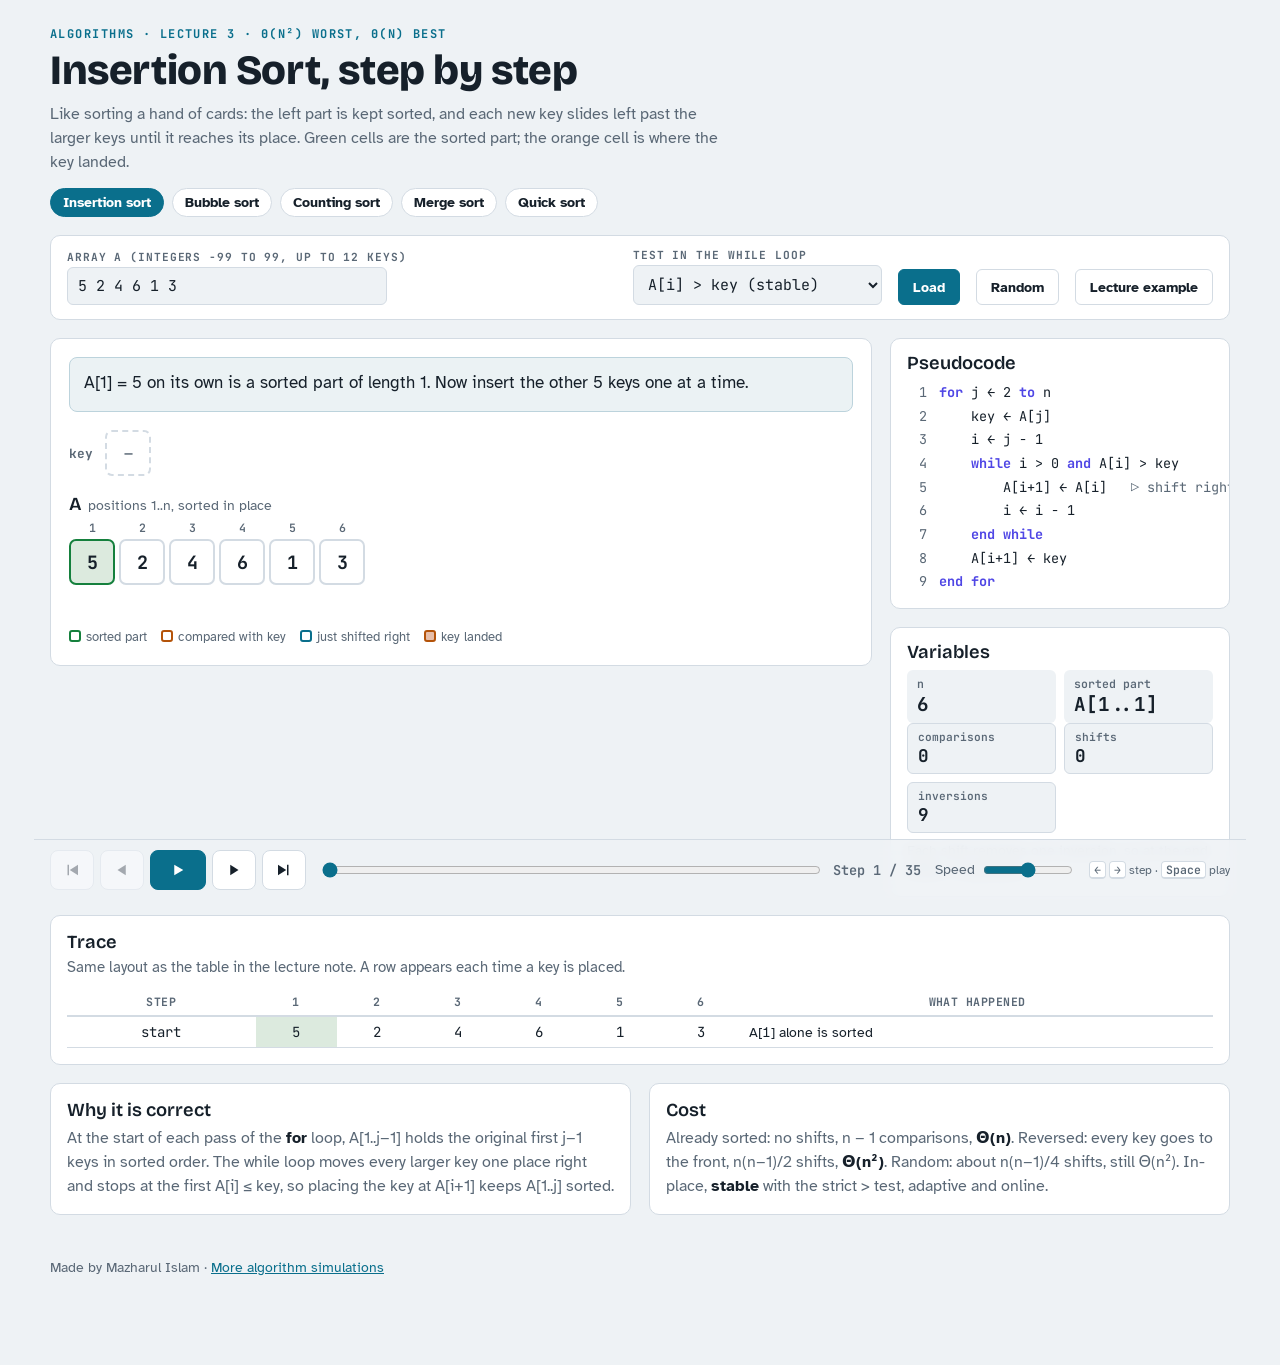
<file: insertion-sort/index.html>
<!doctype html>
<html lang="en">
<head>
<meta charset="utf-8">
<meta name="viewport" content="width=device-width, initial-scale=1, viewport-fit=cover">
<meta name="description" content="Interactive step-by-step insertion sort: take each key and shift the larger keys of the sorted part to the right.">
<style>html{color-scheme:light}body{margin:0}img{max-width:100%}[hidden]{display:none!important}</style>
<title>Insertion Sort Simulator</title>
<link rel="preconnect" href="https://fonts.googleapis.com">
<link rel="preconnect" href="https://fonts.gstatic.com" crossorigin>
<link rel="stylesheet" href="https://fonts.googleapis.com/css2?family=Atkinson+Hyperlegible:wght@400;700&family=Bricolage+Grotesque:opsz,wght@12..96,600;12..96,800&family=JetBrains+Mono:wght@400;600;700&display=swap">
<link rel="stylesheet" href="../assets/sim.css">
</head>
<body>
<div class="wrap">
  <header>
    <p class="eyebrow">Algorithms · Lecture 3 · Θ(n²) worst, Θ(n) best</p>
    <h1>Insertion Sort, step by step</h1>
    <p class="lede">Like sorting a hand of cards: the left part is kept sorted, and each new key slides left past the larger keys until it reaches its place. Green cells are the sorted part; the orange cell is where the key landed.</p>
    <nav class="sortnav" aria-label="Sorting simulations">
      <a href="../insertion-sort/" aria-current="page">Insertion sort</a>
      <a href="../bubble-sort/">Bubble sort</a>
      <a href="../counting-sort/">Counting sort</a>
      <a href="../merge-sort/">Merge sort</a>
      <a href="../quick-sort/">Quick sort</a>
    </nav>
  </header>

  <form class="card setup" id="setup" autocomplete="off">
    <div class="field grow"><label for="inA">Array A (integers −99 to 99, up to 12 keys)</label><input type="text" id="inA" value="5 2 4 6 1 3"></div>
    <div class="field"><label for="inCond">Test in the while loop</label>
      <select id="inCond"><option value="gt">A[i] &gt; key (stable)</option><option value="ge">A[i] ≥ key (not stable)</option></select></div>
    <button class="btn primary" type="submit">Load</button>
    <button class="btn" type="button" id="bRand">Random</button>
    <button class="btn" type="button" id="bLec">Lecture example</button>
    <p class="err" id="err" role="alert"></p>
  </form>

  <div class="stage">
    <section class="card viz" aria-live="polite">
      <div class="msg" id="msg"></div>
      <div class="keyrow"><span class="lab">key</span><div id="keybox"></div></div>
      <div class="arr">
        <div class="arr-head"><h2>A<span>positions 1..n, sorted in place</span></h2></div>
        <div class="scroll"><div class="grid" id="gA"></div></div>
      </div>
      <div class="legend">
        <span><i style="border-color:var(--inc)"></i>sorted part</span>
        <span><i style="border-color:var(--read)"></i>compared with key</span>
        <span><i style="border-color:var(--accent)"></i>just shifted right</span>
        <span><i style="border-color:var(--read);background:color-mix(in oklab,var(--read) 38%,var(--surface))"></i>key landed</span>
      </div>
    </section>

    <aside class="side">
      <section class="card code">
        <h2>Pseudocode</h2>
        <ol id="code">
          <li data-l="1"><span class="kw">for</span> j ← 2 <span class="kw">to</span> n</li>
          <li data-l="2">    key ← A[j]</li>
          <li data-l="3">    i ← j − 1</li>
          <li data-l="4" id="line4"></li>
          <li data-l="5">        A[i+1] ← A[i]   <span class="cm">▷ shift right</span></li>
          <li data-l="6">        i ← i − 1</li>
          <li data-l="7">    <span class="kw">end while</span></li>
          <li data-l="8">    A[i+1] ← key</li>
          <li data-l="9"><span class="kw">end for</span></li>
        </ol>
      </section>
      <section class="card vars">
        <h2>Variables</h2>
        <dl id="vars"></dl>
        <dl class="stats" id="stats"></dl>
        <p class="stat-note">Each shift removes one inversion, so at the end shifts = inversions.</p>
      </section>
    </aside>
  </div>

  <section class="card trace">
    <h2>Trace</h2>
    <p>Same layout as the table in the lecture note. A row appears each time a key is placed.</p>
    <div class="tscroll"><table>
      <thead id="thead"></thead>
      <tbody id="tbody"></tbody>
    </table></div>
  </section>

  <section class="notes">
    <div class="card"><h2>Why it is correct</h2><p>At the start of each pass of the <strong>for</strong> loop, A[1..j−1] holds the original first j−1 keys in sorted order. The while loop moves every larger key one place right and stops at the first A[i] ≤ key, so placing the key at A[i+1] keeps A[1..j] sorted.</p></div>
    <div class="card"><h2>Cost</h2><p>Already sorted: no shifts, n − 1 comparisons, <strong>Θ(n)</strong>. Reversed: every key goes to the front, n(n−1)/2 shifts, <strong>Θ(n²)</strong>. Random: about n(n−1)/4 shifts, still Θ(n²). In-place, <strong>stable</strong> with the strict &gt; test, adaptive and online.</p></div>
  </section>

  <footer class="site-foot">Made by Mazharul Islam · <a href="../">More algorithm simulations</a></footer>

  <div class="transport">
    <div class="inner">
      <div class="tbtns">
        <button class="tbtn" id="bFirst" aria-label="First step"><svg viewBox="0 0 24 24"><path d="M6 5h2v14H6zM20 5v14L9 12z"/></svg></button>
        <button class="tbtn" id="bPrev" aria-label="Previous step"><svg viewBox="0 0 24 24"><path d="M17 5v14L6 12z"/></svg></button>
        <button class="tbtn play" id="bPlay" aria-label="Play"><svg viewBox="0 0 24 24" id="playIcon"><path d="M7 5v14l12-7z"/></svg></button>
        <button class="tbtn" id="bNext" aria-label="Next step"><svg viewBox="0 0 24 24"><path d="M7 5v14l11-7z"/></svg></button>
        <button class="tbtn" id="bLast" aria-label="Last step"><svg viewBox="0 0 24 24"><path d="M16 5h2v14h-2zM4 5v14l11-7z"/></svg></button>
      </div>
      <div class="scrub"><input type="range" id="scrub" min="0" max="0" value="0" aria-label="Step"><span class="count" id="count"></span></div>
      <label class="speed" for="speed">Speed <input type="range" id="speed" min="1" max="5" value="3"></label>
      <span class="keys"><kbd>←</kbd> <kbd>→</kbd> step · <kbd>Space</kbd> play</span>
    </div>
  </div>
</div>

<script src="../assets/sim.js"></script>
<script>
(function () {
  const $ = id => document.getElementById(id), fmt = Sim.fmt;
  const LECTURE = [5, 2, 4, 6, 1, 3];
  let A = LECTURE.slice(), GE = false;

  function build() {
    const n = A.length, tg = Sim.tags(A), inv = Sim.inversions(A);
    const items = A.map((v, i) => ({ v, id: 'e' + i, t: tg[i] }));
    const arr = items.slice(), rows = [], S = [];
    let key = null, sorted = 1, cmp = 0, sh = 0;
    const push = o => S.push(Object.assign({ arr: arr.slice(), key, sorted, cmp, sh, inv, rows: rows.slice(), j: 0, i: 0, hi: {}, vars: {} }, o));
    const op = GE ? '≥' : '>';

    rows.push({ label: 'start', vals: arr.slice(), sorted: 1, landed: 0, what: 'A[1] alone is sorted' });
    push({ line: 0, msg: `A[1] = ${fmt(arr[0])} on its own is a sorted part of length 1. Now insert the other ${n - 1} keys one at a time.` });

    for (let j = 2; j <= n; j++) {
      key = arr[j - 1]; arr[j - 1] = null;
      let i = j - 1; const moved = [];
      push({ line: [1, 2, 3], j, i, vars: { j, i, key: key.v },
        msg: `j = ${j}: take <code>key = A[${j}] = ${fmt(key)}</code> out, leaving a gap. Set <code>i = ${i}</code>. A[1..${j - 1}] is the sorted part.` });
      while (true) {
        if (i === 0) {
          push({ line: 4, j, i, vars: { j, i, key: key.v }, msg: `<code>i = 0</code>: nothing left to compare. ${fmt(key)} is the smallest key so far, so the loop stops.` });
          break;
        }
        const a = arr[i - 1]; cmp++;
        const big = GE ? a.v >= key.v : a.v > key.v;
        push({ line: 4, j, i, hi: { [i]: 'cmp' }, vars: { j, i, key: key.v, 'A[i]': a.v },
          msg: `Is <code>A[${i}] = ${fmt(a)} ${op} key = ${fmt(key)}</code>? ` + (big ? 'Yes, so shift it one place right.' : 'No, so stop. The key goes just after it.') });
        if (!big) break;
        arr[i] = a; arr[i - 1] = null; sh++; moved.push(fmt(a)); i--;
        push({ line: [5, 6], j, i, hi: { [i + 2]: 'moved' }, vars: { j, i, key: key.v },
          msg: `<code>A[${i + 2}] ← A[${i + 1}]</code>: ${fmt(a)} moves one place right. <code>i ← ${i}</code>.` });
      }
      arr[i] = key; const k = key; key = null; sorted = j;
      rows.push({ label: `j=${j}, key ${fmt(k)}`, vals: arr.slice(), sorted: j, landed: i + 1,
        what: moved.length ? `${moved.join(', ')} shifted; ${moved.length} shift${moved.length > 1 ? 's' : ''}` : 'nothing larger; 0 shifts' });
      push({ line: 8, j, i, hi: { [i + 1]: 'landed' }, vars: { j, i, key: k.v },
        msg: `<code>A[${i + 1}] ← key</code>: ${fmt(k)} lands at position ${i + 1}. A[1..${j}] is now sorted.` });
    }
    const st = Sim.stability(arr);
    let msg = `Sorted with ${cmp} comparisons and ${sh} shifts. Shifts = inversions of the input = ${inv}.`;
    if (st) msg += st.kept ? ` Equal keys kept their order (${st.seq}), so the sort is <b>stable</b>.`
                           : ` Equal keys came out <b>reversed</b> (${st.seq}): the ≥ test moves a key past equal keys, so the sort is <b>not stable</b>.`;
    push({ line: 0, sorted: n, msg });
    return S;
  }

  function render(s) {
    const n = A.length;
    $('msg').innerHTML = s.msg;
    $('keybox').innerHTML = s.key
      ? `<div class="cell key keyheld" data-id="${s.key.id}">${s.key.v}${s.key.t ? `<sub>${s.key.t}</sub>` : ''}</div>`
      : `<div class="cell empty">–</div>`;
    const ptr = {};
    if (s.j) ptr[s.j] = 'j';
    if (s.i > 0) ptr[s.i] = ptr[s.i] ? 'i j' : 'i';
    $('gA').innerHTML = Sim.rowHTML(s.arr.map((item, p) => {
      const pos = p + 1, h = s.hi[pos];
      return { item, hot: !!h || pos === s.j, label: item ? '' : 'gap', cls: item ? (h || (pos <= Math.max(s.sorted, s.j) ? 'sorted' : '')) : 'gapc' };  // during pass j, A[1..j] = sorted keys + gap
    }), ptr, true);
    const vk = Object.keys(s.vars);
    $('vars').innerHTML = vk.length ? vk.map(k => `<div><dt>${k}</dt><dd>${s.vars[k]}</dd></div>`).join('')
      : `<div><dt>n</dt><dd>${n}</dd></div><div><dt>sorted part</dt><dd>A[1..${s.sorted}]</dd></div>`;
    $('stats').innerHTML = `<div><dt>comparisons</dt><dd>${s.cmp}</dd></div><div><dt>shifts</dt><dd>${s.sh}</dd></div><div><dt>inversions</dt><dd>${s.inv}</dd></div>`;
    $('thead').innerHTML = `<tr><th>Step</th>${A.map((_, p) => `<th>${p + 1}</th>`).join('')}<th>What happened</th></tr>`;
    $('tbody').innerHTML = s.rows.map((r, ri) => `<tr class="${ri === s.rows.length - 1 && ri > 0 ? 'last' : ''}"><td>${r.label}</td>` +
      r.vals.map((x, p) => `<td class="${p + 1 === r.landed ? 'k' : p + 1 <= r.sorted ? 's' : ''}">${fmt(x)}</td>`).join('') +
      `<td class="what">${r.what}</td></tr>`).join('');
  }

  const player = Sim.start(render);
  function load() {
    $('line4').innerHTML = `    <span class="kw">while</span> i > 0 <span class="kw">and</span> A[i] ${GE ? '≥' : '>'} key`;
    player.load(build());
  }
  $('setup').addEventListener('submit', e => {
    e.preventDefault();
    const r = Sim.parse($('inA').value, 12, -99, 99);
    $('err').textContent = r.error || '';
    if (r.error) return;
    A = r.arr; GE = $('inCond').value === 'ge'; load();
  });
  $('bRand').onclick = () => {
    const n = 6 + Math.floor(Math.random() * 4);
    $('inA').value = Array.from({ length: n }, () => Math.floor(Math.random() * 10)).join(' ');
    $('setup').requestSubmit();
  };
  $('bLec').onclick = () => { $('inA').value = LECTURE.join(' '); $('inCond').value = 'gt'; $('setup').requestSubmit(); };
  $('inCond').onchange = () => $('setup').requestSubmit();
  load();
})();
</script>
</body>
</html>
</file>
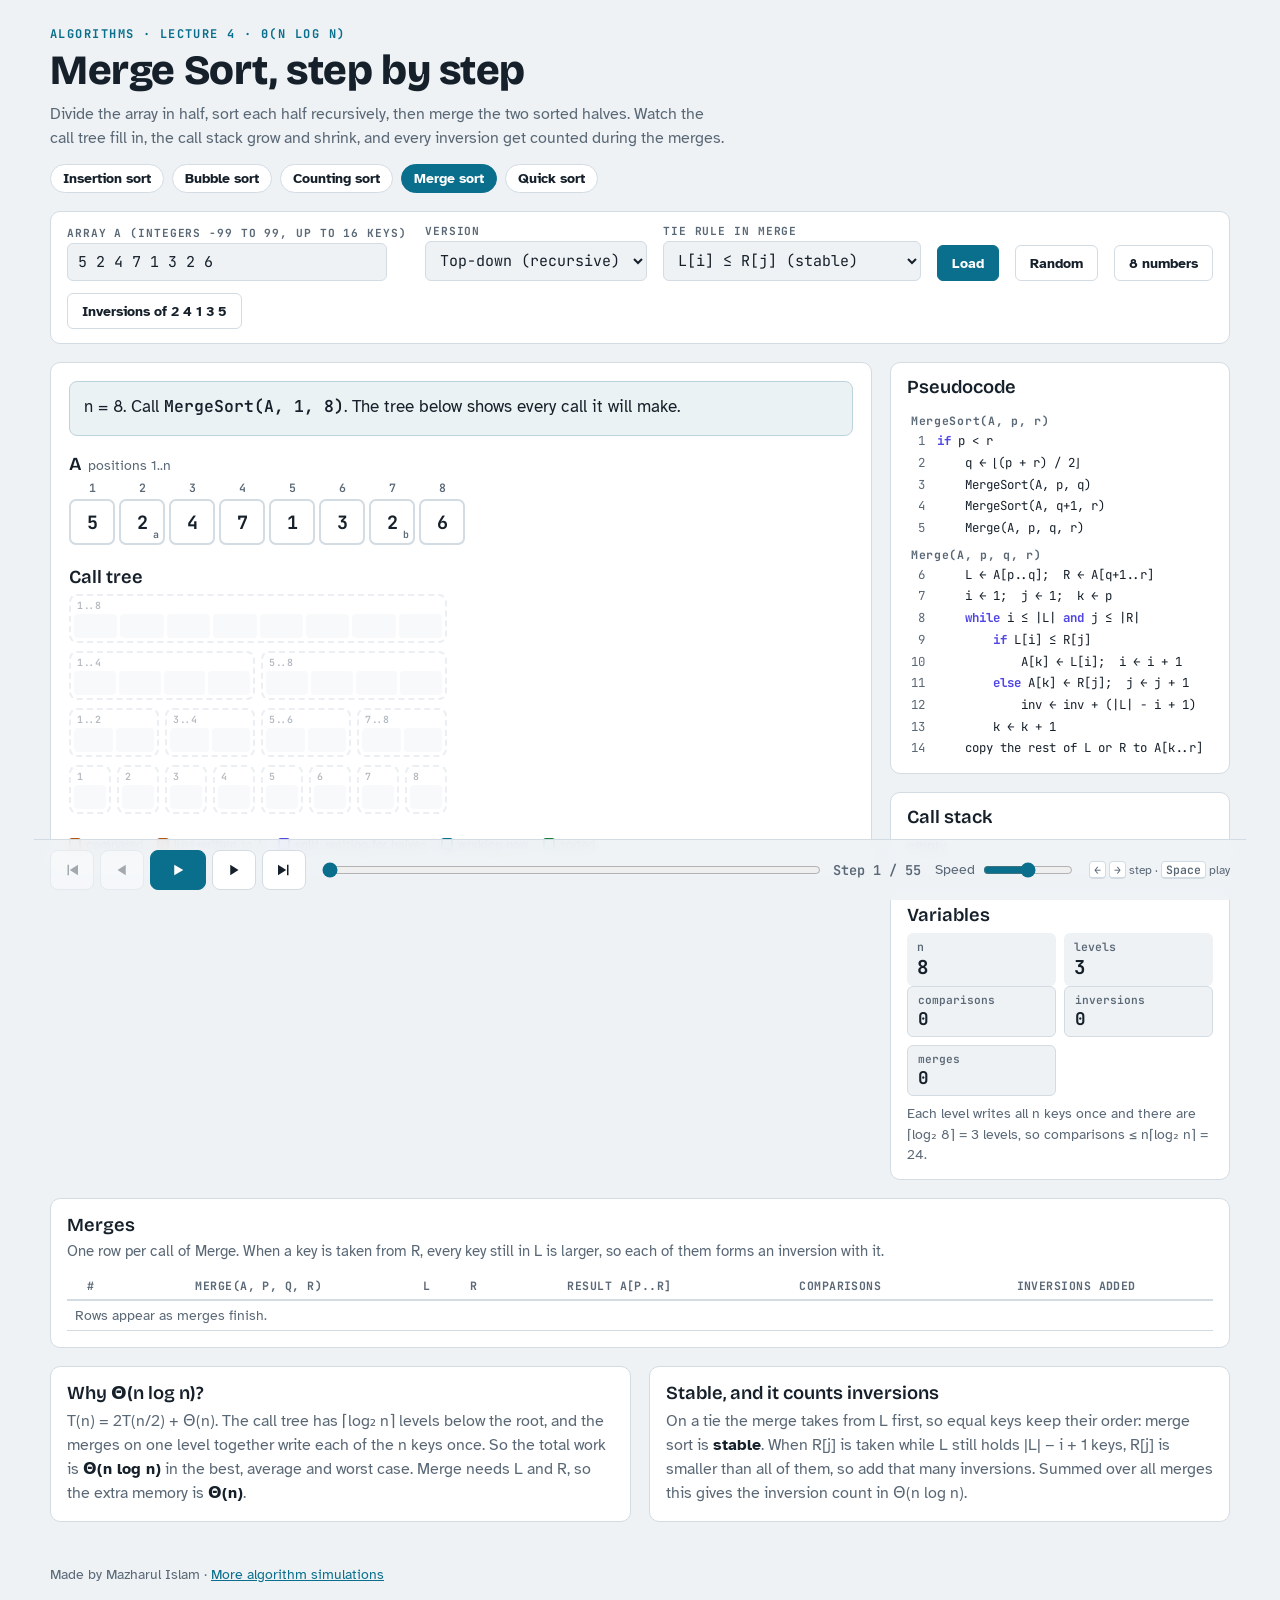
<file: merge-sort/index.html>
<!doctype html>
<html lang="en">
<head>
<meta charset="utf-8">
<meta name="viewport" content="width=device-width, initial-scale=1, viewport-fit=cover">
<meta name="description" content="Interactive step-by-step merge sort: recursive splits, the merge procedure, the call tree and stack, bottom-up merge sort and counting inversions.">
<style>html{color-scheme:light}body{margin:0}img{max-width:100%}[hidden]{display:none!important}</style>
<title>Merge Sort Simulator</title>
<link rel="preconnect" href="https://fonts.googleapis.com">
<link rel="preconnect" href="https://fonts.gstatic.com" crossorigin>
<link rel="stylesheet" href="https://fonts.googleapis.com/css2?family=Atkinson+Hyperlegible:wght@400;700&family=Bricolage+Grotesque:opsz,wght@12..96,600;12..96,800&family=JetBrains+Mono:wght@400;600;700&display=swap">
<link rel="stylesheet" href="../assets/sim.css">
<style>
.cell.dim{opacity:.38}
.cell.stale{border-style:dashed; opacity:.4}
.mergebox{display:grid; grid-template-columns:repeat(2,max-content); gap:10px 28px; align-items:start}
.mergebox[hidden]{display:none!important}
@media (max-width:560px){ .mergebox{grid-template-columns:max-content} }
.tree{--tc:42px; display:grid; grid-auto-rows:auto; gap:8px 6px; width:max-content}
.node{border:2px solid var(--line); border-radius:8px; padding:3px; display:flex; flex-direction:column; gap:2px; background:var(--surface); min-width:0}
.node .rg{font:600 .62rem var(--f-mono); color:var(--muted); padding-left:3px}
.node .vals{display:flex; gap:3px}
.node .vals span{flex:1; text-align:center; font:700 .85rem var(--f-mono); padding:3px 0; border-radius:4px; background:var(--bg); min-width:0}
.node.idle{border-style:dashed; opacity:.45}
.node.idle .vals span{color:transparent}
.node.split{border-color:var(--src)}
.node.active{border-color:var(--accent); box-shadow:0 0 0 3px color-mix(in oklab,var(--accent) 30%,transparent)}
.node.done{border-color:var(--inc)}
.node.done .vals span{background:color-mix(in oklab,var(--inc) 16%,var(--surface))}
.stack{list-style:none; margin:0; padding:0 16px; display:flex; flex-direction:column-reverse; gap:4px; font:13px var(--f-mono)}
.stack li{padding:5px 10px; border:1px solid var(--line); border-radius:6px; background:var(--bg)}
.stack li:last-child{border-color:var(--accent); background:color-mix(in oklab,var(--accent) 14%,var(--surface)); font-weight:700}
.stack-empty{padding:0 16px; color:var(--muted); font-size:.9rem; margin:0}
.code .proc{font:700 .72rem var(--f-mono); letter-spacing:.06em; color:var(--muted); padding:8px 16px 2px; list-style:none; counter-increment:none}
.code .proc::before{content:none}
.code ol{font-size:12.4px}
</style>
</head>
<body>
<div class="wrap">
  <header>
    <p class="eyebrow">Algorithms · Lecture 4 · Θ(n log n)</p>
    <h1>Merge Sort, step by step</h1>
    <p class="lede">Divide the array in half, sort each half recursively, then merge the two sorted halves. Watch the call tree fill in, the call stack grow and shrink, and every inversion get counted during the merges.</p>
    <nav class="sortnav" aria-label="Sorting simulations">
      <a href="../insertion-sort/">Insertion sort</a>
      <a href="../bubble-sort/">Bubble sort</a>
      <a href="../counting-sort/">Counting sort</a>
      <a href="../merge-sort/" aria-current="page">Merge sort</a>
      <a href="../quick-sort/">Quick sort</a>
    </nav>
  </header>

  <form class="card setup" id="setup" autocomplete="off">
    <div class="field grow"><label for="inA">Array A (integers −99 to 99, up to 16 keys)</label><input type="text" id="inA" value="5 2 4 7 1 3 2 6"></div>
    <div class="field"><label for="inMode">Version</label>
      <select id="inMode"><option value="td">Top-down (recursive)</option><option value="bu">Bottom-up (loop)</option></select></div>
    <div class="field"><label for="inCond">Tie rule in merge</label>
      <select id="inCond"><option value="le">L[i] ≤ R[j] (stable)</option><option value="lt">L[i] &lt; R[j] (not stable)</option></select></div>
    <button class="btn primary" type="submit">Load</button>
    <button class="btn" type="button" id="bRand">Random</button>
    <button class="btn" type="button" id="bEx1">8 numbers</button>
    <button class="btn" type="button" id="bEx2">Inversions of 2 4 1 3 5</button>
    <p class="err" id="err" role="alert"></p>
  </form>

  <div class="stage">
    <section class="card viz" aria-live="polite">
      <div class="msg" id="msg"></div>
      <div class="arr">
        <div class="arr-head"><h2>A<span id="aNote">positions 1..n</span></h2></div>
        <div class="scroll"><div class="grid" id="gA"></div></div>
      </div>
      <div class="mergebox" id="mergebox">
        <div class="arr"><div class="arr-head"><h2>L<span id="lNote"></span></h2></div><div class="scroll"><div class="grid" id="gL"></div></div></div>
        <div class="arr"><div class="arr-head"><h2>R<span id="rNote"></span></h2></div><div class="scroll"><div class="grid" id="gR"></div></div></div>
      </div>
      <div class="arr">
        <div class="arr-head"><h2 id="treeTitle">Call tree</h2></div>
        <div class="scroll"><div class="tree" id="tree"></div></div>
      </div>
      <div class="legend">
        <span><i style="border-color:var(--read)"></i>compared</span>
        <span><i style="border-color:var(--read);background:color-mix(in oklab,var(--read) 38%,var(--surface))"></i>just written to A</span>
        <span><i style="border-color:var(--src)"></i>split, waiting for halves</span>
        <span><i style="border-color:var(--accent)"></i>working now</span>
        <span><i style="border-color:var(--inc)"></i>sorted</span>
      </div>
    </section>

    <aside class="side">
      <section class="card code">
        <h2>Pseudocode</h2>
        <ol id="code"></ol>
      </section>
      <section class="card vars">
        <h2 id="stackTitle">Call stack</h2>
        <ol class="stack" id="stack"></ol>
        <p class="stack-empty" id="stackEmpty">empty</p>
      </section>
      <section class="card vars">
        <h2>Variables</h2>
        <dl id="vars"></dl>
        <dl class="stats" id="stats"></dl>
        <p class="stat-note" id="statNote"></p>
      </section>
    </aside>
  </div>

  <section class="card trace">
    <h2>Merges</h2>
    <p>One row per call of Merge. When a key is taken from R, every key still in L is larger, so each of them forms an inversion with it.</p>
    <div class="tscroll"><table>
      <thead><tr><th>#</th><th>Merge(A, p, q, r)</th><th>L</th><th>R</th><th>Result A[p..r]</th><th>Comparisons</th><th>Inversions added</th></tr></thead>
      <tbody id="tbody"></tbody>
    </table></div>
  </section>

  <section class="notes">
    <div class="card"><h2>Why Θ(n log n)?</h2><p>T(n) = 2T(n/2) + Θ(n). The call tree has ⌈log₂ n⌉ levels below the root, and the merges on one level together write each of the n keys once. So the total work is <strong>Θ(n log n)</strong> in the best, average and worst case. Merge needs L and R, so the extra memory is <strong>Θ(n)</strong>.</p></div>
    <div class="card"><h2>Stable, and it counts inversions</h2><p>On a tie the merge takes from L first, so equal keys keep their order: merge sort is <strong>stable</strong>. When R[j] is taken while L still holds |L| − i + 1 keys, R[j] is smaller than all of them, so add that many inversions. Summed over all merges this gives the inversion count in Θ(n log n).</p></div>
  </section>

  <footer class="site-foot">Made by Mazharul Islam · <a href="../">More algorithm simulations</a></footer>

  <div class="transport">
    <div class="inner">
      <div class="tbtns">
        <button class="tbtn" id="bFirst" aria-label="First step"><svg viewBox="0 0 24 24"><path d="M6 5h2v14H6zM20 5v14L9 12z"/></svg></button>
        <button class="tbtn" id="bPrev" aria-label="Previous step"><svg viewBox="0 0 24 24"><path d="M17 5v14L6 12z"/></svg></button>
        <button class="tbtn play" id="bPlay" aria-label="Play"><svg viewBox="0 0 24 24" id="playIcon"><path d="M7 5v14l12-7z"/></svg></button>
        <button class="tbtn" id="bNext" aria-label="Next step"><svg viewBox="0 0 24 24"><path d="M7 5v14l11-7z"/></svg></button>
        <button class="tbtn" id="bLast" aria-label="Last step"><svg viewBox="0 0 24 24"><path d="M16 5h2v14h-2zM4 5v14l11-7z"/></svg></button>
      </div>
      <div class="scrub"><input type="range" id="scrub" min="0" max="0" value="0" aria-label="Step"><span class="count" id="count"></span></div>
      <label class="speed" for="speed">Speed <input type="range" id="speed" min="1" max="5" value="3"></label>
      <span class="keys"><kbd>←</kbd> <kbd>→</kbd> step · <kbd>Space</kbd> play</span>
    </div>
  </div>
</div>

<script src="../assets/sim.js"></script>
<script>
(function () {
  const $ = id => document.getElementById(id), fmt = Sim.fmt;
  const EX1 = [5, 2, 4, 7, 1, 3, 2, 6], EX2 = [2, 4, 1, 3, 5];
  let A = EX1.slice(), BU = false, LE = true;

  const kw = s => `<span class="kw">${s}</span>`, cm = s => `<span class="cm">${s}</span>`;
  const MERGE = M => [
    [M,     `    L ← A[p..q];  R ← A[q+1..r]`],
    [M + 1, `    i ← 1;  j ← 1;  k ← p`],
    [M + 2, `    ${kw('while')} i ≤ |L| ${kw('and')} j ≤ |R|`],
    [M + 3, `        ${kw('if')} L[i] ${LE ? '≤' : '<'} R[j]`],
    [M + 4, `            A[k] ← L[i];  i ← i + 1`],
    [M + 5, `        ${kw('else')} A[k] ← R[j];  j ← j + 1`],
    [M + 6, `            inv ← inv + (|L| − i + 1)`],
    [M + 7, `        k ← k + 1`],
    [M + 8, `    copy the rest of L or R to A[k..r]`]];
  function codeHTML() {
    const top = BU ? [
      [1, `w ← 1`],
      [2, `${kw('while')} w < n`],
      [3, `    ${kw('for')} p ← 1 ${kw('to')} n ${kw('step')} 2w`],
      [4, `        q ← min(p+w−1, n)`],
      [5, `        r ← min(p+2w−1, n)`],
      [6, `        ${kw('if')} q < r: Merge(A, p, q, r)`],
      [7, `    w ← 2w`]] : [
      [1, `${kw('if')} p < r`],
      [2, `    q ← ⌊(p + r) / 2⌋`],
      [3, `    MergeSort(A, p, q)`],
      [4, `    MergeSort(A, q+1, r)`],
      [5, `    Merge(A, p, q, r)`]];
    const li = ([l, t]) => `<li data-l="${l}">${t}</li>`;
    return `<li class="proc">${BU ? 'BottomUpMergeSort(A, n)' : 'MergeSort(A, p, r)'}</li>` + top.map(li).join('') +
      `<li class="proc">Merge(A, p, q, r)</li>` + MERGE(BU ? 8 : 6).map(li).join('');
  }

  function build() {
    const n = A.length, tg = Sim.tags(A), trueInv = Sim.inversions(A), M = BU ? 8 : 6;
    const arr = A.map((v, i) => ({ v, id: 'e' + i, t: tg[i] }));
    const nodes = [], S = [], merges = [], stack = [];
    let ns, merge = null, cmp = 0, inv = 0, rows = 0;

    // call tree / run tree; row 0 = whole array
    if (!BU) {
      const mk = (p, r, row) => {
        const id = nodes.length; nodes.push({ p, r, row }); rows = Math.max(rows, row + 1);
        if (p < r) { const q = Math.floor((p + r) / 2); nodes[id].kids = [mk(p, q, row + 1), mk(q + 1, r, row + 1)]; }
        return id;
      };
      mk(1, n, 0);
    } else {
      const widths = []; for (let w = 1; ; w *= 2) { widths.push(w); if (w >= n) break; }
      rows = widths.length;
      widths.forEach((w, li) => { for (let p = 1; p <= n; p += w) nodes.push({ p, r: Math.min(p + w - 1, n), row: rows - 1 - li, w }); });
    }
    ns = nodes.map(nd => ({ st: BU && nd.w === 1 ? 'done' : 'idle', vals: BU && nd.w === 1 ? [arr[nd.p - 1]] : null }));

    const push = o => S.push(Object.assign({ arr: arr.slice(), ns: ns.map(x => Object.assign({}, x)), stack: stack.slice(),
      merge: merge && Object.assign({}, merge), cmp, inv, trueInv, merges: merges.slice(), rng: null, hi: {}, hiL: {}, hiR: {}, vars: {}, nodes, rows }, o));
    const slice = (p, r) => arr.slice(p - 1, r);

    function doMerge(p, q, r, id, doneLine) {
      const L = slice(p, q), R = slice(q + 1, r);
      merge = { p, q, r, L, R, i: 1, j: 1, k: p };
      ns[id] = { st: 'active', vals: slice(p, r) };
      push({ line: [M, M + 1], rng: [p, r], vars: { p, q, r },
        msg: `Merge(A, ${p}, ${q}, ${r}): copy the sorted halves into <code>L = ${L.map(fmt).join(' ')}</code> and <code>R = ${R.map(fmt).join(' ')}</code>. Set i = 1, j = 1, k = ${p}.` });
      let mc = 0, mi = 0;
      while (merge.i <= L.length && merge.j <= R.length) {
        const { i, j, k } = merge, a = L[i - 1], b = R[j - 1];
        cmp++; mc++;
        const takeL = LE ? a.v <= b.v : a.v < b.v, rel = a.v < b.v ? '<' : a.v > b.v ? '>' : '=';
        if (takeL) {
          arr[k - 1] = a; merge.i++; merge.k++;
          push({ line: [M + 3, M + 4, M + 7], rng: [p, r], hi: { [k]: 'landed' }, hiL: { [i]: 'cmp' }, hiR: { [j]: 'cmp' }, vars: { i, j, k, 'L[i]': a.v, 'R[j]': b.v },
            msg: `<code>L[${i}] = ${fmt(a)} ${rel} R[${j}] = ${fmt(b)}</code>` + (rel === '=' ? ' (a tie: take from L, so equal keys keep their order)' : '') + `. <code>A[${k}] ← ${fmt(a)}</code>.` });
        } else {
          const left = L.slice(i - 1), add = left.length;
          arr[k - 1] = b; merge.j++; merge.k++; inv += add; mi += add;
          push({ line: [M + 3, M + 5, M + 6, M + 7], rng: [p, r], hi: { [k]: 'landed' }, hiL: { [i]: 'cmp' }, hiR: { [j]: 'cmp' }, vars: { i, j, k, 'L[i]': a.v, 'R[j]': b.v },
            msg: `<code>L[${i}] = ${fmt(a)} ${rel} R[${j}] = ${fmt(b)}</code>, so <code>A[${k}] ← ${fmt(b)}</code>. It jumps ahead of the ${add} key${add > 1 ? 's' : ''} still in L (${left.map(fmt).join(', ')}): <b>inversions + ${add}</b>.` });
        }
      }
      if (merge.k <= r) {
        const fromL = merge.i <= L.length, rest = fromL ? L.slice(merge.i - 1) : R.slice(merge.j - 1), k0 = merge.k;
        rest.forEach(x => { arr[merge.k - 1] = x; merge.k++; });
        if (fromL) merge.i = L.length + 1; else merge.j = R.length + 1;
        const hi = {}; for (let k = k0; k <= r; k++) hi[k] = 'landed';
        push({ line: M + 8, rng: [p, r], hi, vars: { k: k0 },
          msg: `${fromL ? 'R' : 'L'} is used up. Copy the rest of ${fromL ? 'L' : 'R'} (${rest.map(fmt).join(', ')}) into <code>A[${k0}..${r}]</code>. No comparisons needed.` });
      }
      merges.push({ p, q, r, L: L.map(fmt).join(' '), R: R.map(fmt).join(' '), out: slice(p, r).map(fmt).join(' '), mc, mi });
      merge = null; ns[id] = { st: 'done', vals: slice(p, r) };
      push({ line: doneLine, rng: [p, r], vars: { p, q, r },
        msg: `Merge done: <code>A[${p}..${r}] = ${slice(p, r).map(fmt).join(' ')}</code> is sorted (${mc} comparison${mc === 1 ? '' : 's'}, ${mi} inversion${mi === 1 ? '' : 's'} found).` });
    }

    if (!BU) {
      push({ line: 0, msg: `n = ${n}. Call <code>MergeSort(A, 1, ${n})</code>. The tree below shows every call it will make.` });
      const rec = id => {
        const { p, r, kids } = nodes[id];
        stack.push(`MergeSort(A, ${p}, ${r})`);
        ns[id] = { st: 'active', vals: slice(p, r) };
        if (!kids) {
          ns[id].st = 'done';
          push({ line: 1, rng: [p, r], vars: { p, r }, msg: `<code>MergeSort(A, ${p}, ${r})</code>: p < r is false. One key is already sorted, so return.` });
          stack.pop(); return;
        }
        const q = Math.floor((p + r) / 2);
        push({ line: [1, 2], rng: [p, r], vars: { p, q, r },
          msg: `<code>MergeSort(A, ${p}, ${r})</code>: p < r, so split at <code>q = ⌊(${p} + ${r}) / 2⌋ = ${q}</code>. Sort A[${p}..${q}] first, then A[${q + 1}..${r}].` });
        ns[id].st = 'split';
        rec(kids[0]); rec(kids[1]);
        doMerge(p, q, r, id, 5);
        stack.pop();
      };
      rec(0);
    } else {
      push({ line: 1, vars: { w: 1 }, msg: `Bottom-up: no recursion. Start with ${n} runs of length 1, each already sorted.` });
      for (let w = 1; w < n; w *= 2) {
        push({ line: 2, vars: { w }, msg: `<code>w = ${w}</code> < n: merge neighbouring runs of length ${w} into runs of length ${2 * w}.` });
        for (let p = 1; p <= n; p += 2 * w) {
          const q = Math.min(p + w - 1, n), r = Math.min(p + 2 * w - 1, n);
          const id = nodes.findIndex(nd => nd.w === 2 * w && nd.p === p);
          if (q < r) { stack.length = 0; stack.push(`Merge(A, ${p}, ${q}, ${r})`); doMerge(p, q, r, id, 6); stack.length = 0; }
          else {
            ns[id] = { st: 'done', vals: slice(p, r) };
            push({ line: [3, 4, 5, 6], rng: [p, r], vars: { w, p, q, r }, msg: `<code>p = ${p}</code>: q = ${q} is not < r = ${r}, so there is no right run. A[${p}..${r}] moves up unchanged.` });
          }
        }
      }
    }
    const st = Sim.stability(arr);
    let msg = `Sorted with ${cmp} comparisons in ${merges.length} merges. Inversions counted: <b>${inv}</b>` +
      (inv === trueInv ? ` (correct: the input has ${trueInv}).` : `, but the input has ${trueInv}: with the &lt; rule, equal pairs are counted as inversions.`);
    if (st) msg += st.kept ? ` Equal keys kept their order (${st.seq}): <b>stable</b>.` : ` Equal keys changed order (${st.seq}): <b>not stable</b>.`;
    push({ line: 0, msg });
    return S;
  }

  function render(s) {
    const n = A.length;
    $('msg').innerHTML = s.msg;
    const m = s.merge;
    // A: outside the active range dimmed; inside a merge, A[k..r] still holds old copies (stale)
    $('gA').innerHTML = Sim.rowHTML(s.arr.map((item, p) => {
      const pos = p + 1, out = s.rng && (pos < s.rng[0] || pos > s.rng[1]), stale = m && pos >= m.k && pos <= m.r;
      return { item, hot: !!s.hi[pos], cls: (s.hi[pos] || '') + (out ? ' dim' : '') + (stale ? ' stale' : '') };
    }), null, true).replace(/<div class="cell ([^"]*stale[^"]*)" data-id="[^"]*"/g, '<div class="cell $1"');
    $('aNote').textContent = s.rng ? `working on A[${s.rng[0]}..${s.rng[1]}]` : 'positions 1..n';
    $('mergebox').hidden = !m;
    if (m) {
      const side = (arr, idx, hi, name) => Sim.rowHTML(arr.map((item, x) => ({ item: x + 1 < idx ? null : item, label: x + 1 < idx ? fmt(item) : '', hot: !!hi[x + 1], cls: hi[x + 1] || (x + 1 < idx ? 'used' : '') })),
        { [Math.min(idx, arr.length)]: idx <= arr.length ? name : '' }, true);
      $('gL').innerHTML = side(m.L, m.i, s.hiL, 'i');
      $('gR').innerHTML = side(m.R, m.j, s.hiR, 'j');
      $('lNote').textContent = `= A[${m.p}..${m.q}]`; $('rNote').textContent = `= A[${m.q + 1}..${m.r}]`;
    }
    $('tree').style.gridTemplateColumns = `repeat(${n}, var(--tc))`;
    $('tree').innerHTML = s.nodes.map((nd, id) => {
      const x = s.ns[id], len = nd.r - nd.p + 1;
      const vals = x.vals ? x.vals.map(it => `<span>${fmt(it)}</span>`).join('') : '<span>·</span>'.repeat(len);
      return `<div class="node ${x.st}" style="grid-row:${nd.row + 1};grid-column:${nd.p} / ${nd.r + 1}"><div class="rg">${nd.p === nd.r ? nd.p : nd.p + '..' + nd.r}</div><div class="vals">${vals}</div></div>`;
    }).join('');
    $('stack').innerHTML = s.stack.map(f => `<li>${f}</li>`).join('');
    $('stackEmpty').hidden = s.stack.length > 0;
    const vk = Object.keys(s.vars);
    $('vars').innerHTML = vk.length ? vk.map(k => `<div><dt>${k}</dt><dd>${s.vars[k]}</dd></div>`).join('')
      : `<div><dt>n</dt><dd>${n}</dd></div><div><dt>levels</dt><dd>${s.rows - 1}</dd></div>`;
    $('stats').innerHTML = `<div><dt>comparisons</dt><dd>${s.cmp}</dd></div><div><dt>inversions</dt><dd>${s.inv}</dd></div><div><dt>merges</dt><dd>${s.merges.length}</dd></div>`;
    const lg = Math.ceil(Math.log2(n));
    $('statNote').textContent = `Each level writes all n keys once and there are ⌈log₂ ${n}⌉ = ${lg} levels, so comparisons ≤ n⌈log₂ n⌉ = ${n * lg}.`;
    $('tbody').innerHTML = s.merges.length
      ? s.merges.map((r, i) => `<tr class="${i === s.merges.length - 1 ? 'last' : ''}"><td>${i + 1}</td><td>(A, ${r.p}, ${r.q}, ${r.r})</td><td>${r.L}</td><td>${r.R}</td><td>${r.out}</td><td>${r.mc}</td><td>${r.mi}</td></tr>`).join('')
      : `<tr class="tempty"><td colspan="7">Rows appear as merges finish.</td></tr>`;
  }

  const player = Sim.start(render);
  function load() {
    $('code').innerHTML = codeHTML();
    $('treeTitle').textContent = BU ? 'Runs, by width (bottom row first)' : 'Call tree';
    $('stackTitle').textContent = BU ? 'Current call' : 'Call stack';
    player.load(build());
  }
  $('setup').addEventListener('submit', e => {
    e.preventDefault();
    const r = Sim.parse($('inA').value, 16, -99, 99);
    $('err').textContent = r.error || '';
    if (r.error) return;
    A = r.arr; BU = $('inMode').value === 'bu'; LE = $('inCond').value === 'le'; load();
  });
  $('bRand').onclick = () => {
    const n = 6 + Math.floor(Math.random() * 7);
    $('inA').value = Array.from({ length: n }, () => Math.floor(Math.random() * 10)).join(' ');
    $('setup').requestSubmit();
  };
  $('bEx1').onclick = () => { $('inA').value = EX1.join(' '); $('setup').requestSubmit(); };
  $('bEx2').onclick = () => { $('inA').value = EX2.join(' '); $('setup').requestSubmit(); };
  $('inMode').onchange = $('inCond').onchange = () => $('setup').requestSubmit();
  load();
})();
</script>
</body>
</html>
</file>
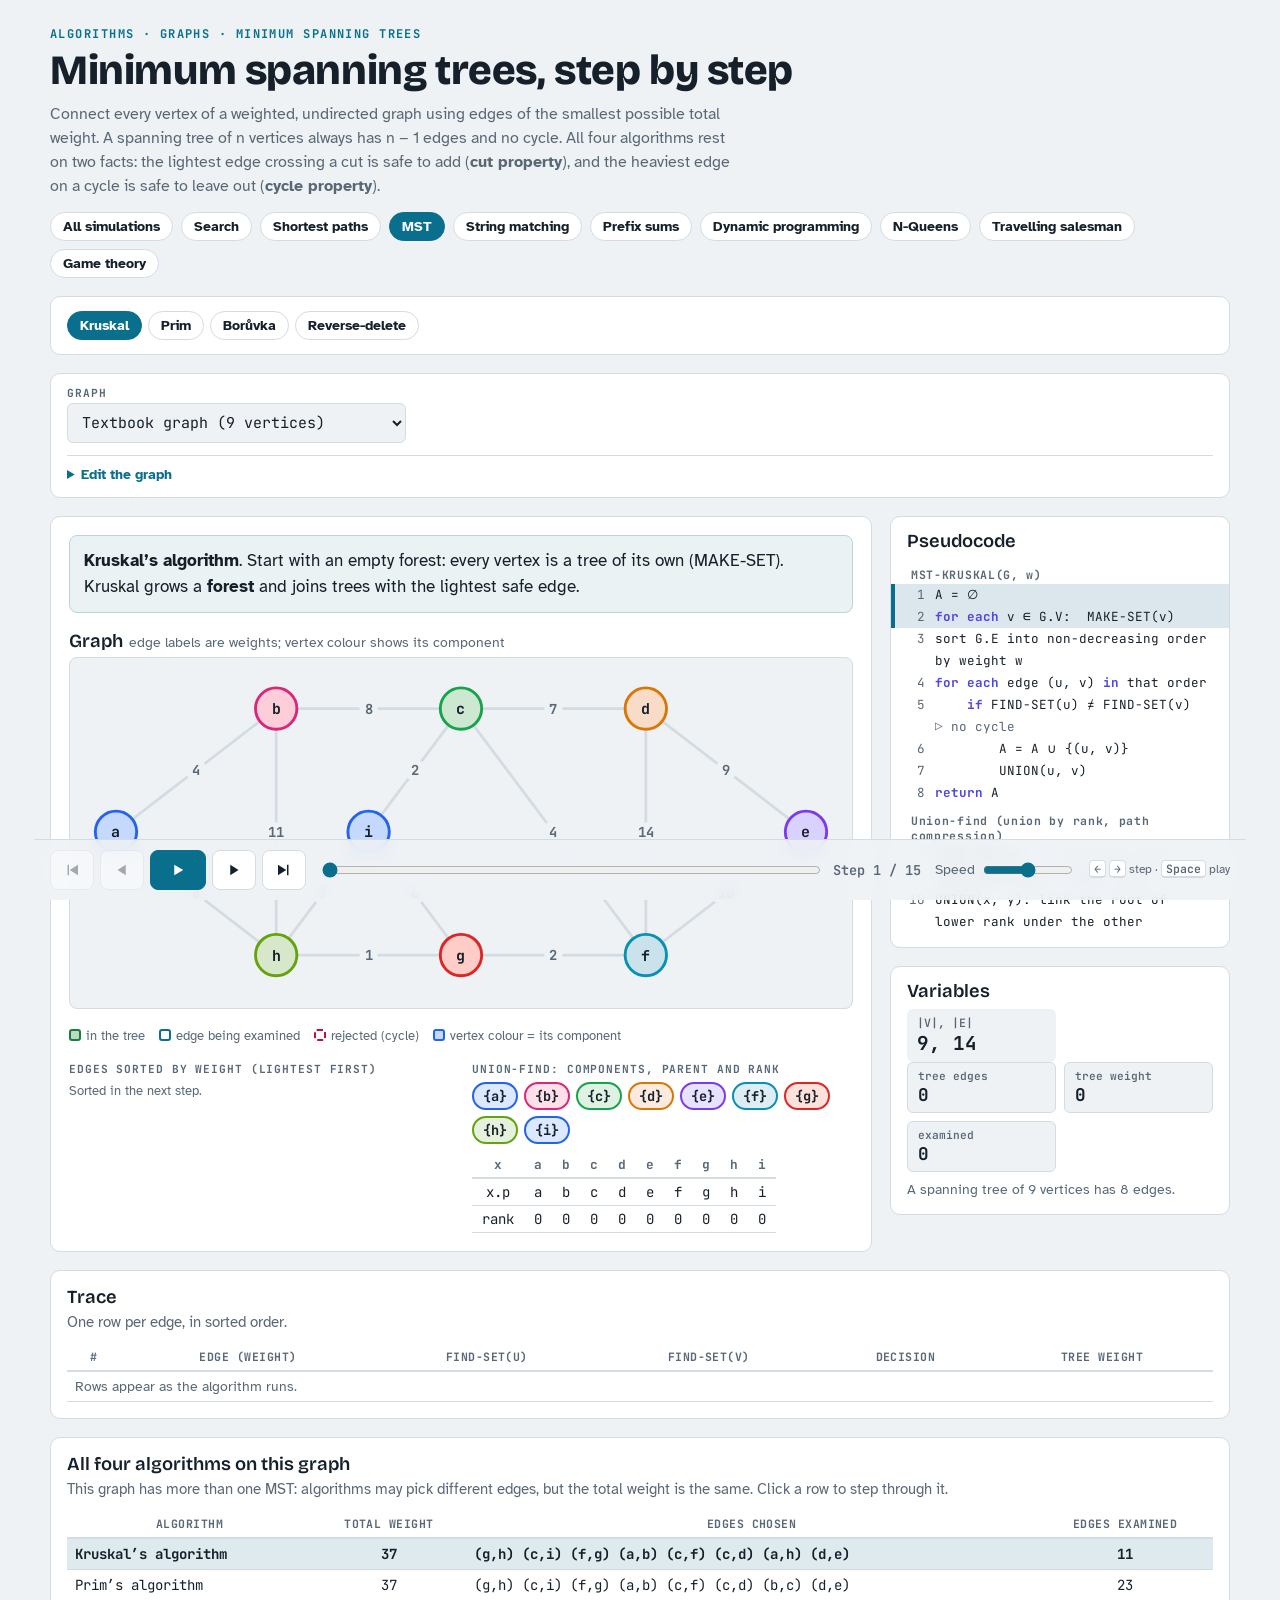
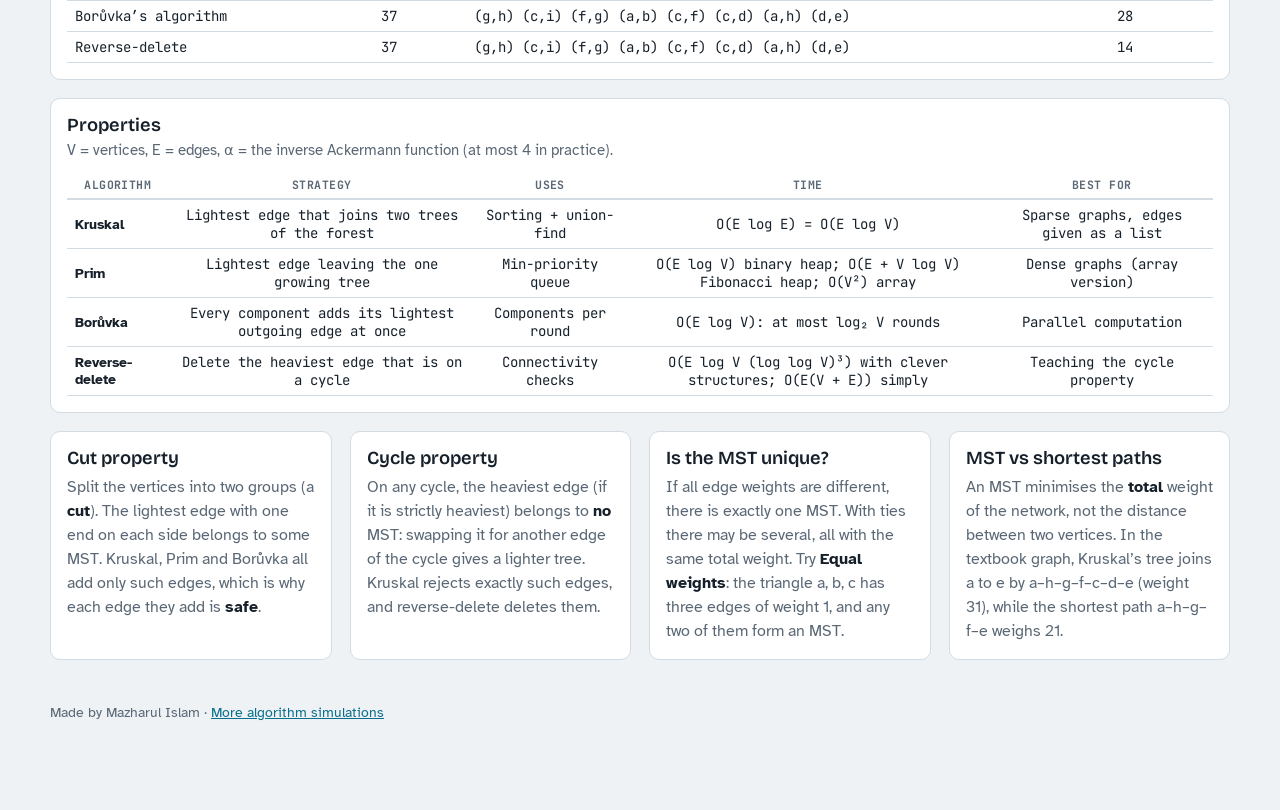
<file: mst/index.html>
<!doctype html>
<html lang="en">
<head>
<meta charset="utf-8">
<meta name="viewport" content="width=device-width, initial-scale=1, viewport-fit=cover">
<meta name="description" content="Interactive step-by-step minimum spanning tree algorithms: Kruskal with union-find, Prim with a priority queue, Borůvka and reverse-delete.">
<style>html{color-scheme:light}body{margin:0}img{max-width:100%}[hidden]{display:none!important}</style>
<title>Minimum Spanning Tree Simulator</title>
<link rel="preconnect" href="https://fonts.googleapis.com">
<link rel="preconnect" href="https://fonts.gstatic.com" crossorigin>
<link rel="stylesheet" href="https://fonts.googleapis.com/css2?family=Atkinson+Hyperlegible:wght@400;700&family=Bricolage+Grotesque:opsz,wght@12..96,600;12..96,800&family=JetBrains+Mono:wght@400;600;700&display=swap">
<link rel="stylesheet" href="../assets/sim.css">
<style>
.picker{display:flex; flex-wrap:wrap; gap:6px; padding:14px 16px}
.chipbtn{font:600 .88rem var(--f-body); color:var(--ink); padding:5px 12px; border:1px solid var(--line); border-radius:999px; background:var(--surface); cursor:pointer}
.chipbtn:hover{border-color:var(--accent)}
.chipbtn[aria-pressed="true"]{background:var(--accent); border-color:var(--accent); color:var(--accent-ink)}
details.edit{flex-basis:100%; border-top:1px solid var(--line); padding-top:10px}
details.edit summary{cursor:pointer; font:700 .85rem var(--f-body); color:var(--accent)}
textarea{font:14px/1.5 var(--f-mono); color:var(--ink); background:var(--bg); border:1px solid var(--line); border-radius:6px; padding:8px 10px; width:100%; max-width:520px; resize:vertical}
.hint{font-size:.82rem; color:var(--muted); margin:4px 0 0; max-width:70ch}
.gwrap{border:1px solid var(--line); border-radius:8px; background:var(--bg)}
svg.g{display:block; width:100%; height:auto}
.ed line{stroke:var(--line); stroke-width:2.4; transition:stroke .25s, opacity .25s}
.ed.tree line{stroke:var(--inc); stroke-width:6}
.ed.rej line{stroke:var(--dec); stroke-dasharray:5 5; opacity:.55}
.ed.skip line{opacity:.35}
.ed.cand line{stroke:var(--read); stroke-width:3.6}
.ed.hot line{stroke:var(--accent); stroke-width:7}
.ed.hot.rej line{stroke:var(--dec); stroke-dasharray:none; opacity:1; stroke-width:6}
.ed rect{fill:var(--bg)}
.ed text{font:700 12px var(--f-mono); fill:var(--muted); text-anchor:middle; dominant-baseline:central}
.ed.tree text{fill:var(--inc)} .ed.hot text{fill:var(--ink)} .ed.rej text{fill:var(--dec)}
.nd circle{stroke-width:2.5; transition:fill .25s, stroke .25s}
.nd text.n{font:700 13px var(--f-mono); fill:var(--ink); text-anchor:middle; dominant-baseline:central}
.nd text.kv{font:700 12px var(--f-mono); fill:var(--accent); paint-order:stroke; stroke:var(--bg); stroke-width:4px}
.nd.cur circle{stroke:var(--accent)!important; stroke-width:5}
.two{display:grid; grid-template-columns:minmax(0,1fr) minmax(0,1fr); gap:14px 22px; align-items:start}
@media (max-width:700px){ .two{grid-template-columns:minmax(0,1fr)} }
h3.sub{font:700 .7rem/1 var(--f-mono); letter-spacing:.08em; text-transform:uppercase; color:var(--muted); margin:0 0 6px}
.chips{display:flex; flex-wrap:wrap; gap:5px; list-style:none; margin:0; padding:0}
.chips li{font:700 .82rem var(--f-mono); padding:3px 8px; border-radius:6px; border:2px solid var(--line); background:var(--surface)}
.chips li small{font:600 .7rem var(--f-mono); color:var(--muted); margin-left:4px}
.chips li.tree{border-color:var(--inc); background:color-mix(in oklab,var(--inc) 18%,var(--surface))}
.chips li.rej{border-color:var(--dec); text-decoration:line-through; opacity:.6}
.chips li.skip{opacity:.4}
.chips li.hot{border-color:var(--accent); box-shadow:0 0 0 3px color-mix(in oklab,var(--accent) 30%,transparent)}
.chips li.cand{border-color:var(--read); background:color-mix(in oklab,var(--read) 16%,var(--surface))}
.chips .none{font:400 .88rem var(--f-body); color:var(--muted); border:0; background:none; padding:3px 0}
.sets{display:flex; flex-wrap:wrap; gap:6px; list-style:none; margin:0; padding:0}
.sets li{font:700 .85rem var(--f-mono); padding:3px 9px; border-radius:999px; border:2px solid var(--h); background:color-mix(in oklab,var(--h) 16%,var(--surface))}
.dtab{min-width:0; width:auto}
.dtab td,.dtab th{padding:4px 10px}
.dtab th,.mat th{text-transform:none; font-size:.8rem; letter-spacing:0}
.dtab tr.cur td{background:color-mix(in oklab,var(--accent) 16%,var(--surface)); font-weight:700}
.dtab tr.done td{color:var(--muted)}
.code ol{font-size:12.6px}
.code li{white-space:pre-wrap; padding-left:3.2em; text-indent:-3.2em}
.code li::before{width:2.4em; padding-right:.8em; text-indent:0}
.code .proc{font:700 .72rem var(--f-mono); letter-spacing:.06em; color:var(--muted); padding:8px 16px 2px; list-style:none; counter-increment:none; white-space:normal; text-indent:0}
.code .proc::before{content:none}
tr.cmp-row{cursor:pointer}
tr.cmp-row:hover td{background:color-mix(in oklab,var(--accent) 6%,var(--surface))}
tr.cmp-row.sel td{background:color-mix(in oklab,var(--accent) 14%,var(--surface)); font-weight:700}
td.l{text-align:left}
.ptable{min-width:640px}
.ptable td:first-child{text-align:left; font-family:var(--f-body); font-weight:700}
</style>
</head>
<body>
<div class="wrap">
  <header>
    <p class="eyebrow">Algorithms · Graphs · Minimum spanning trees</p>
    <h1>Minimum spanning trees, step by step</h1>
    <p class="lede">Connect every vertex of a weighted, undirected graph using edges of the smallest possible total weight. A spanning tree of n vertices always has n − 1 edges and no cycle. All four algorithms rest on two facts: the lightest edge crossing a cut is safe to add (<b>cut property</b>), and the heaviest edge on a cycle is safe to leave out (<b>cycle property</b>).</p>
    <nav class="sortnav" aria-label="Simulations">
      <a href="../">All simulations</a>
      <a href="../search/">Search</a>
      <a href="../shortest-path/">Shortest paths</a>
      <a href="../mst/" aria-current="page">MST</a>
      <a href="../string-matching/">String matching</a>
      <a href="../prefix-sum/">Prefix sums</a>
      <a href="../dynamic-programming/">Dynamic programming</a>
      <a href="../n-queens/">N-Queens</a>
      <a href="../tsp/">Travelling salesman</a>
      <a href="../game-theory/">Game theory</a>
    </nav>
  </header>

  <section class="card picker" aria-label="Algorithm" id="picker"></section>

  <form class="card setup" id="setup" autocomplete="off">
    <div class="field"><label for="inPre">Graph</label>
      <select id="inPre">
        <option value="clrs">Textbook graph (9 vertices)</option>
        <option value="eq">Equal weights (more than one MST)</option>
        <option value="neg">Negative weights</option>
        <option value="disc">Disconnected (spanning forest)</option>
        <option value="custom" hidden>Custom (edited)</option>
      </select></div>
    <div class="field" id="fRoot"><label for="inR">Prim’s root r</label><select id="inR"></select></div>
    <details class="edit">
      <summary>Edit the graph</summary>
      <div class="field" style="margin-top:10px"><label for="inE">Edges: one per line, “u v weight” (undirected)</label><textarea id="inE" rows="8" spellcheck="false"></textarea>
        <p class="hint">Up to 12 vertices and 30 edges; weights are whole numbers from −999 to 999. Ties are broken by edge name, so every algorithm sees the same order.</p>
        <div style="margin-top:10px"><button class="btn primary" type="submit">Apply</button></div></div>
    </details>
    <p class="err" id="err" role="alert"></p>
  </form>

  <div class="stage">
    <section class="card viz" aria-live="polite">
      <div class="msg" id="msg"></div>
      <div class="arr">
        <div class="arr-head"><h2>Graph<span id="gNote"></span></h2></div>
        <div class="gwrap"><svg class="g" id="gSvg" role="img" aria-label="Weighted undirected graph"></svg></div>
      </div>
      <div class="legend" id="legend"></div>
      <div class="two">
        <div><h3 class="sub" id="aName"></h3><div id="aBox"></div></div>
        <div><h3 class="sub" id="bName"></h3><div id="bBox"></div></div>
      </div>
    </section>
    <aside class="side">
      <section class="card code"><h2>Pseudocode</h2><ol id="code"></ol></section>
      <section class="card vars"><h2>Variables</h2><dl id="vars"></dl><dl class="stats" id="stats"></dl><p class="stat-note" id="statNote"></p></section>
    </aside>
  </div>

  <section class="card trace">
    <h2>Trace</h2>
    <p id="traceNote"></p>
    <div class="tscroll"><table><thead><tr id="thead"></tr></thead><tbody id="tbody"></tbody></table></div>
  </section>

  <section class="card trace">
    <h2>All four algorithms on this graph</h2>
    <p id="cmpNote">Different algorithms may pick different edges when weights tie, but the total weight is always the same. Click a row to step through it.</p>
    <div class="tscroll"><table><thead><tr><th>Algorithm</th><th>Total weight</th><th>Edges chosen</th><th>Edges examined</th></tr></thead><tbody id="cmpBody"></tbody></table></div>
  </section>

  <section class="card trace">
    <h2>Properties</h2>
    <p>V = vertices, E = edges, α = the inverse Ackermann function (at most 4 in practice).</p>
    <div class="tscroll"><table class="ptable">
      <thead><tr><th>Algorithm</th><th>Strategy</th><th>Uses</th><th>Time</th><th>Best for</th></tr></thead>
      <tbody>
        <tr><td>Kruskal</td><td>Lightest edge that joins two trees of the forest</td><td>Sorting + union-find</td><td>O(E log E) = O(E log V)</td><td>Sparse graphs, edges given as a list</td></tr>
        <tr><td>Prim</td><td>Lightest edge leaving the one growing tree</td><td>Min-priority queue</td><td>O(E log V) binary heap; O(E + V log V) Fibonacci heap; O(V²) array</td><td>Dense graphs (array version)</td></tr>
        <tr><td>Borůvka</td><td>Every component adds its lightest outgoing edge at once</td><td>Components per round</td><td>O(E log V): at most log₂ V rounds</td><td>Parallel computation</td></tr>
        <tr><td>Reverse-delete</td><td>Delete the heaviest edge that is on a cycle</td><td>Connectivity checks</td><td>O(E log V (log log V)³) with clever structures; O(E(V + E)) simply</td><td>Teaching the cycle property</td></tr>
      </tbody>
    </table></div>
  </section>

  <section class="notes">
    <div class="card"><h2>Cut property</h2><p>Split the vertices into two groups (a <strong>cut</strong>). The lightest edge with one end on each side belongs to some MST. Kruskal, Prim and Borůvka all add only such edges, which is why each edge they add is <strong>safe</strong>.</p></div>
    <div class="card"><h2>Cycle property</h2><p>On any cycle, the heaviest edge (if it is strictly heaviest) belongs to <strong>no</strong> MST: swapping it for another edge of the cycle gives a lighter tree. Kruskal rejects exactly such edges, and reverse-delete deletes them.</p></div>
    <div class="card"><h2>Is the MST unique?</h2><p>If all edge weights are different, there is exactly one MST. With ties there may be several, all with the same total weight. Try <strong>Equal weights</strong>: the triangle a, b, c has three edges of weight 1, and any two of them form an MST.</p></div>
    <div class="card"><h2>MST vs shortest paths</h2><p>An MST minimises the <strong>total</strong> weight of the network, not the distance between two vertices. In the textbook graph, Kruskal’s tree joins a to e by a–h–g–f–c–d–e (weight 31), while the shortest path a–h–g–f–e weighs 21.</p></div>
  </section>

  <footer class="site-foot">Made by Mazharul Islam · <a href="../">More algorithm simulations</a></footer>

  <div class="transport">
    <div class="inner">
      <div class="tbtns">
        <button class="tbtn" id="bFirst" aria-label="First step"><svg viewBox="0 0 24 24"><path d="M6 5h2v14H6zM20 5v14L9 12z"/></svg></button>
        <button class="tbtn" id="bPrev" aria-label="Previous step"><svg viewBox="0 0 24 24"><path d="M17 5v14L6 12z"/></svg></button>
        <button class="tbtn play" id="bPlay" aria-label="Play"><svg viewBox="0 0 24 24" id="playIcon"><path d="M7 5v14l12-7z"/></svg></button>
        <button class="tbtn" id="bNext" aria-label="Next step"><svg viewBox="0 0 24 24"><path d="M7 5v14l11-7z"/></svg></button>
        <button class="tbtn" id="bLast" aria-label="Last step"><svg viewBox="0 0 24 24"><path d="M16 5h2v14h-2zM4 5v14l11-7z"/></svg></button>
      </div>
      <div class="scrub"><input type="range" id="scrub" min="0" max="0" value="0" aria-label="Step"><span class="count" id="count"></span></div>
      <label class="speed" for="speed">Speed <input type="range" id="speed" min="1" max="5" value="3"></label>
      <span class="keys"><kbd>←</kbd> <kbd>→</kbd> step · <kbd>Space</kbd> play</span>
    </div>
  </div>
</div>

<script src="../assets/sim.js"></script>
<script src="engine.js"></script>
<script>
(function () {
  const $ = id => document.getElementById(id), E = window.MSTEngine, fw = E.fw;
  const esc = s => String(s).replace(/[&<>"]/g, c => ({ '&': '&amp;', '<': '&lt;', '>': '&gt;', '"': '&quot;' }[c]));
  const PRESETS = {
    clrs: { e: 'a b 4\na h 8\nb c 8\nb h 11\nc d 7\nc f 4\nc i 2\nd e 9\nd f 14\ne f 10\nf g 2\ng h 1\ng i 6\nh i 7', r: 'a',
      pos: { a: [0, 1], b: [1.3, 2], c: [2.8, 2], d: [4.3, 2], e: [5.6, 1], f: [4.3, 0], g: [2.8, 0], h: [1.3, 0], i: [2.05, 1] } },
    eq: { e: 'a b 1\nb c 1\na c 1\nc d 2\nb d 2\nd e 1', r: 'a', pos: { a: [0, 0], b: [1.6, 1.1], c: [1.6, -1.1], d: [3.2, 0], e: [4.6, 0] } },
    neg: { e: 'a b -3\nb c 2\na c 1\nc d -1\nb d 4\nd e 5\nc e 3', r: 'a', pos: { a: [0, 0], b: [1.6, 1.1], c: [1.6, -1.1], d: [3.2, 0.6], e: [4.6, -0.6] } },
    disc: { e: 'a b 2\nb c 3\na c 1\nd e 4\ne f 2\nd f 5', r: 'a', pos: { a: [0, 0], b: [1.4, 1], c: [1.4, -1], d: [3.4, 1], e: [4.8, 0], f: [3.4, -1] } }
  };
  const ORDER = ['kru', 'prim', 'bor', 'rev'];
  let ALG = ORDER.includes(location.hash.slice(1)) ? location.hash.slice(1) : 'kru';
  let PRE = 'clrs', G = null, POS = {}, RUN = null, NUM = {};
  const HUES = ['--k0', '--k1', '--k2', '--k3', '--k4', '--k5', '--k6', '--k7'];

  function picker() { $('picker').innerHTML = ORDER.map(a => `<button type="button" class="chipbtn" data-alg="${a}" aria-pressed="${a === ALG}">${E.ALGS[a].short}</button>`).join(''); }
  $('picker').addEventListener('click', e => { const b = e.target.closest('[data-alg]'); if (b) setAlg(b.dataset.alg); });
  function setAlg(a) { ALG = a; picker(); try { history.replaceState(null, '', '#' + a); } catch (_) {} load(); }

  function layout() {
    const pre = PRESETS[PRE], P = {};
    if (pre && G.V.every(n => pre.pos[n])) { G.V.forEach(n => P[n] = [pre.pos[n][0], -pre.pos[n][1]]); return P; }
    const n = G.V.length; G.V.forEach((v, i) => { const a = -Math.PI / 2 + 2 * Math.PI * i / n; P[v] = [Math.cos(a) * 2.2, Math.sin(a) * 2.2]; });
    return P;
  }
  function fit(P) {
    const xs = Object.values(P).map(p => p[0]), ys = Object.values(P).map(p => p[1]);
    const minX = Math.min(...xs), maxX = Math.max(...xs), minY = Math.min(...ys), maxY = Math.max(...ys);
    const W = 680, pad = 40, dx = Math.max(maxX - minX, 1e-6), dy = Math.max(maxY - minY, 1e-6), sc = Math.min((W - 2 * pad) / dx, 300 / dy);
    const H = Math.round(dy * sc + 2 * pad + 10), offX = (W - dx * sc) / 2, out = {};
    Object.keys(P).forEach(n => out[n] = [offX + (P[n][0] - minX) * sc, pad + 4 + (P[n][1] - minY) * sc]);
    return { pos: out, W, H };
  }

  const R = 18;
  function compColor(s) {
    const map = {};
    s.comp.slice().sort((a, b) => E.natural(a[0], b[0])).forEach((c, i) => c.forEach(v => map[v] = HUES[i % HUES.length]));
    return map;
  }
  function renderGraph(s) {
    const { pos, W, H } = POS, col = compColor(s);
    let out = '';
    G.E.forEach(e => {
      const [x1, y1] = pos[e.u], [x2, y2] = pos[e.v], mx = (x1 + x2) / 2, my = (y1 + y2) / 2, lab = fw(e.w), w = lab.length * 7.6 + 8;
      const c = [s.st[e.id] || '', s.hot === e.id ? 'hot' : '', s.cand.includes(e.id) && s.st[e.id] !== 'tree' ? 'cand' : ''].join(' ');
      out += `<g class="ed ${c}"><line x1="${x1}" y1="${y1}" x2="${x2}" y2="${y2}"/><rect x="${mx - w / 2}" y="${my - 8}" width="${w}" height="16" rx="4"/><text x="${mx}" y="${my}">${lab}</text></g>`;
    });
    G.V.forEach(v => {
      const [x, y] = pos[v];
      let fill, stroke;
      if (ALG === 'prim') {
        const inT = s.inT && s.inT.includes(v);
        fill = inT ? 'color-mix(in oklab,var(--inc) 30%,var(--surface))' : 'var(--surface)'; stroke = inT ? 'var(--inc)' : 'var(--muted)';
      } else { fill = `color-mix(in oklab,var(${col[v]}) 26%,var(--surface))`; stroke = `var(${col[v]})`; }
      const kv = ALG === 'prim' && s.key ? `<text class="kv" x="${x + R + 4}" y="${y - R + 4}">${s.key[v] === Infinity ? '∞' : fw(s.key[v])}</text>` : '';
      out += `<g class="nd ${s.cur === v ? 'cur' : ''}"><circle cx="${x}" cy="${y}" r="${R}" style="fill:${fill};stroke:${stroke}"/><text class="n" x="${x}" y="${y}">${esc(v)}</text>${kv}</g>`;
    });
    $('gSvg').setAttribute('viewBox', `0 0 ${W} ${H}`); $('gSvg').innerHTML = out;
  }

  const chip = (s, e) => `<li class="${s.st[e.id] || ''} ${s.hot === e.id ? 'hot' : ''} ${s.cand.includes(e.id) && s.st[e.id] !== 'tree' ? 'cand' : ''}">(${esc(e.u)}, ${esc(e.v)})<small>${fw(e.w)}</small></li>`;
  function renderPanels(s) {
    const col = compColor(s);
    const sets = `<ul class="sets">${s.comp.slice().sort((a, b) => E.natural(a[0], b[0])).map(c => `<li style="--h:var(${col[c[0]]})">{${c.map(esc).join(', ')}}</li>`).join('')}</ul>`;
    if (ALG === 'kru' || ALG === 'rev') {
      const order = RUN.order ? RUN.order.map(id => G.E[id]) : G.E;
      $('aName').textContent = ALG === 'kru' ? 'Edges sorted by weight (lightest first)' : 'Edges, heaviest first';
      $('aBox').innerHTML = s === RUN.steps[0] && ALG === 'kru' ? '<p class="hint">Sorted in the next step.</p>' : `<ul class="chips">${order.map(e => chip(s, e)).join('')}</ul>`;
      if (ALG === 'kru' && s.dsu) {
        $('bName').textContent = 'Union-find: components, parent and rank';
        $('bBox').innerHTML = sets + `<div class="tscroll" style="margin-top:8px"><table class="dtab"><thead><tr><th>x</th>${G.V.map(v => `<th>${esc(v)}</th>`).join('')}</tr></thead><tbody>` +
          `<tr><td>x.p</td>${G.V.map(v => `<td>${esc(s.dsu.p[v])}</td>`).join('')}</tr><tr><td>rank</td>${G.V.map(v => `<td>${s.dsu.r[v]}</td>`).join('')}</tr></tbody></table></div>`;
      } else { $('bName').textContent = 'Connected components of the kept edges'; $('bBox').innerHTML = sets; }
    } else if (ALG === 'prim') {
      $('aName').textContent = 'key and π';
      $('aBox').innerHTML = `<div class="tscroll"><table class="dtab"><thead><tr><th>v</th><th>v.key</th><th>v.π</th><th>in tree?</th></tr></thead><tbody>` +
        G.V.map(v => `<tr class="${s.cur === v ? 'cur' : ''} ${s.inT && s.inT.includes(v) && s.cur !== v ? 'done' : ''}"><td>${esc(v)}</td><td>${s.key[v] === Infinity ? '∞' : fw(s.key[v])}</td><td>${s.pi[v] == null ? 'NIL' : esc(s.pi[v])}</td><td>${s.inT && s.inT.includes(v) ? 'yes' : ''}</td></tr>`).join('') + `</tbody></table></div>`;
      $('bName').textContent = 'Q (min-priority queue on key)';
      $('bBox').innerHTML = `<ul class="chips">${s.Q && s.Q.length ? s.Q.map((v, i) => `<li class="${i === 0 && !s.final ? 'hot' : ''}">${esc(v)}<small>${s.key[v] === Infinity ? '∞' : fw(s.key[v])}</small></li>`).join('') : '<li class="none">empty</li>'}</ul>`;
    } else {
      $('aName').textContent = 'Components (one colour each)';
      $('aBox').innerHTML = sets;
      $('bName').textContent = 'Cheapest outgoing edges chosen this round';
      $('bBox').innerHTML = `<ul class="chips">${s.cand.length ? s.cand.map(id => chip(s, G.E[id])).join('') : '<li class="none">none yet</li>'}</ul>`;
    }
  }

  function render(s) {
    $('msg').innerHTML = s.msg;
    renderGraph(s); renderPanels(s);
    $('vars').innerHTML = Object.keys(s.vars).map(k => `<div><dt>${k}</dt><dd>${esc(s.vars[k])}</dd></div>`).join('') + `<div><dt>|V|, |E|</dt><dd>${G.V.length}, ${G.E.length}</dd></div>`;
    $('stats').innerHTML = `<div><dt>tree edges</dt><dd>${s.nT}</dd></div><div><dt>tree weight</dt><dd>${fw(s.weight)}</dd></div><div><dt>examined</dt><dd>${s.exam}</dd></div>`;
    $('statNote').textContent = `A spanning tree of ${G.V.length} vertices has ${G.V.length - 1} edges.`;
    $('thead').innerHTML = RUN.header.map(h => `<th>${esc(h)}</th>`).join('');
    $('tbody').innerHTML = s.rows.length ? s.rows.map((r, i) => `<tr class="${i === s.rows.length - 1 ? 'last' : ''}">${r.map((c, j) => `<td class="${j > 0 ? 'l' : ''}">${esc(c)}</td>`).join('')}</tr>`).join('')
      : `<tr class="tempty"><td colspan="${RUN.header.length}">Rows appear as the algorithm runs.</td></tr>`;
  }

  function legend() {
    const sw = (st, t) => `<span><i style="${st}"></i>${t}</span>`;
    $('legend').innerHTML = sw('border-color:var(--inc);background:color-mix(in oklab,var(--inc) 30%,var(--surface))', 'in the tree') +
      sw('border-color:var(--accent)', 'edge being examined') +
      (ALG === 'prim' ? sw('border-color:var(--read)', 'lightest known edge to each vertex (v.π, v)') : ALG === 'bor' ? sw('border-color:var(--read)', 'cheapest edge of a component') : '') +
      (ALG !== 'prim' && ALG !== 'bor' ? sw('border-color:var(--dec);border-style:dashed', ALG === 'rev' ? 'deleted' : 'rejected (cycle)') : '') +
      (ALG === 'prim' ? '' : sw('border-color:var(--k0);background:color-mix(in oklab,var(--k0) 26%,var(--surface))', 'vertex colour = its component'));
  }

  function compare() {
    $('cmpBody').innerHTML = ORDER.map(a => {
      const r = E.run(a, G, { root: $('inR').value }).result;
      return `<tr class="cmp-row ${a === ALG ? 'sel' : ''}" data-alg="${a}" tabindex="0"><td class="l">${E.ALGS[a].name}</td><td>${fw(r.weight)}</td><td class="l">${r.edges.slice().sort(E.cmpE).map(e => `(${esc(e.u)},${esc(e.v)})`).join(' ')}</td><td>${r.exam}</td></tr>`;
    }).join('');
    const r0 = E.run('kru', G, {}).result;
    $('cmpNote').textContent = (r0.comps > 1 ? `This graph is not connected, so each algorithm builds a spanning forest (Prim only covers its root’s component). `
      : E.unique(G, r0.edges) ? 'This graph has exactly one MST. ' : 'This graph has more than one MST: algorithms may pick different edges, but the total weight is the same. ') + 'Click a row to step through it.';
  }
  $('cmpBody').addEventListener('click', e => { const r = e.target.closest('[data-alg]'); if (r) setAlg(r.dataset.alg); });
  $('cmpBody').addEventListener('keydown', e => { const r = e.target.closest('[data-alg]'); if (r && (e.key === 'Enter' || e.key === ' ')) { e.preventDefault(); setAlg(r.dataset.alg); } });

  function codeHTML(lines) { let n = 0; NUM = {}; return lines.map(o => o.proc ? `<li class="proc">${o.proc}</li>` : (NUM[o.key] = ++n, `<li data-l="${n}">${o.text}</li>`)).join(''); }
  const player = Sim.start(render);
  function load() {
    $('fRoot').hidden = ALG !== 'prim';
    $('gNote').textContent = ALG === 'prim' ? 'edge labels are weights; v.key beside each vertex' : 'edge labels are weights; vertex colour shows its component';
    $('traceNote').textContent = ALG === 'kru' ? 'One row per edge, in sorted order.' : ALG === 'prim' ? 'One row per vertex taken from the queue.' : ALG === 'bor' ? 'One row per round.' : 'One row per edge, heaviest first.';
    RUN = E.run(ALG, G, { root: $('inR').value });
    $('code').innerHTML = codeHTML(RUN.code);
    RUN.steps.forEach(s => { s.line = s.line.map(k => NUM[k]).filter(Boolean); });
    RUN.steps[0].msg = `<b>${E.ALGS[ALG].name}</b>. ` + RUN.steps[0].msg;
    legend(); compare(); player.load(RUN.steps);
  }
  function parseAndLoad(keep) {
    const r = E.parseGraph($('inE').value);
    if (r.error) { $('err').textContent = r.error; return; }
    $('err').textContent = ''; const old = $('inR').value;
    G = r; $('inR').innerHTML = G.V.map(v => `<option>${esc(v)}</option>`).join('');
    $('inR').value = keep && G.V.includes(old) ? old : (PRESETS[PRE] && G.V.includes(PRESETS[PRE].r) ? PRESETS[PRE].r : G.V[0]);
    POS = fit(layout()); load();
  }
  function usePreset(p) { PRE = p; $('inPre').value = p; $('inE').value = PRESETS[p].e; parseAndLoad(false); }
  $('inPre').onchange = () => { if (PRESETS[$('inPre').value]) usePreset($('inPre').value); };
  $('setup').addEventListener('submit', e => { e.preventDefault(); if (!PRESETS[PRE] || $('inE').value.trim() !== PRESETS[PRE].e) $('inPre').value = 'custom'; parseAndLoad(true); });
  $('inR').onchange = load;
  picker(); usePreset('clrs');
})();
</script>
</body>
</html>
</file>
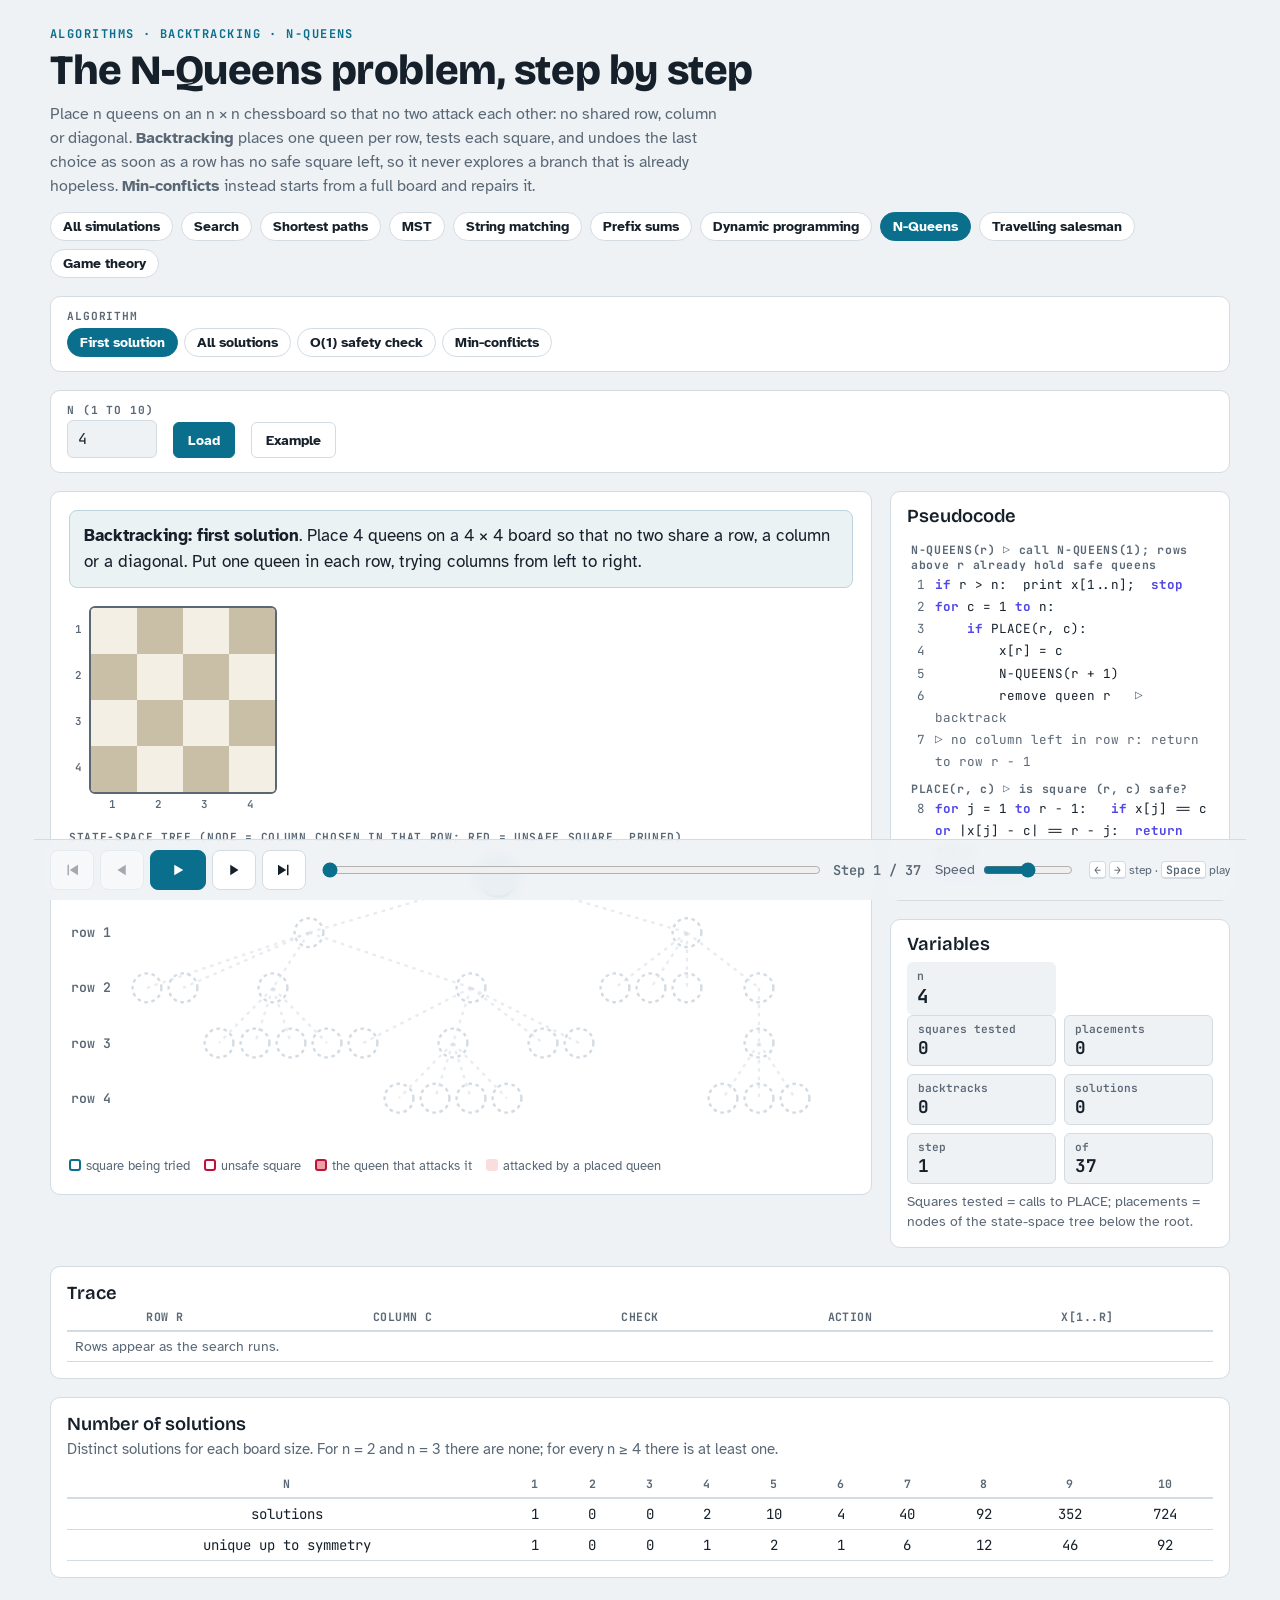
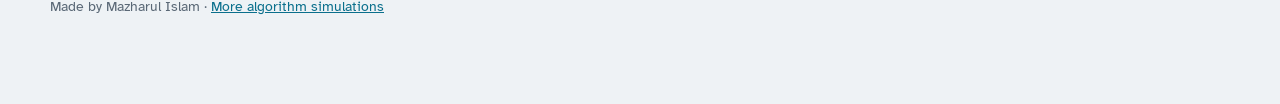
<file: n-queens/index.html>
<!doctype html>
<html lang="en">
<head>
<meta charset="utf-8">
<meta name="viewport" content="width=device-width, initial-scale=1, viewport-fit=cover">
<meta name="description" content="Interactive step-by-step N-Queens: backtracking for the first solution and for all solutions, the state-space tree, O(1) safety checks with column and diagonal arrays, and min-conflicts local search.">
<style>html{color-scheme:light}body{margin:0}img{max-width:100%}[hidden]{display:none!important}</style>
<title>N-Queens Problem</title>
<link rel="preconnect" href="https://fonts.googleapis.com">
<link rel="preconnect" href="https://fonts.gstatic.com" crossorigin>
<link rel="stylesheet" href="https://fonts.googleapis.com/css2?family=Atkinson+Hyperlegible:wght@400;700&family=Bricolage+Grotesque:opsz,wght@12..96,600;12..96,800&family=JetBrains+Mono:wght@400;600;700&display=swap">
<link rel="stylesheet" href="../assets/sim.css">
<style>
.picker{display:flex; flex-wrap:wrap; gap:10px 22px; padding:14px 16px}
.pgroup{display:flex; flex-direction:column; gap:6px; min-width:0}
.pgroup .lab{font:700 .7rem/1 var(--f-mono); letter-spacing:.08em; text-transform:uppercase; color:var(--muted)}
.pgroup .btns{display:flex; flex-wrap:wrap; gap:6px}
.chipbtn{font:600 .88rem var(--f-body); color:var(--ink); padding:5px 12px; border:1px solid var(--line); border-radius:999px; background:var(--surface); cursor:pointer}
.chipbtn:hover{border-color:var(--accent)}
.chipbtn[aria-pressed="true"]{background:var(--accent); border-color:var(--accent); color:var(--accent-ink)}
#inN,#inS{width:90px}
.vizrow{display:flex; flex-wrap:wrap; gap:18px 28px; align-items:flex-start}
.board{display:grid; gap:0; border:2px solid var(--muted); border-radius:6px; overflow:hidden; width:max-content}
.sq{width:var(--sq); height:var(--sq); display:grid; place-items:center; position:relative; font:700 calc(var(--sq) * .55)/1 var(--f-body); background:var(--light)}
.sq.dk{background:var(--dark)}
.sq.att::after{content:""; position:absolute; inset:0; background:color-mix(in oklab,var(--dec) 16%,transparent)}
.sq .q{position:relative; z-index:1; color:var(--ink)}
.sq.try{box-shadow:inset 0 0 0 4px var(--accent)}
.sq.bad{box-shadow:inset 0 0 0 4px var(--dec)}
.sq.bad .x{color:var(--dec); font-size:calc(var(--sq) * .5); position:relative; z-index:1}
.sq.atk{background:color-mix(in oklab,var(--dec) 45%,var(--surface))}
.sq.sol .q{color:var(--inc)}
.sq .cnt{font:700 calc(var(--sq) * .3) var(--f-mono); color:var(--read); position:absolute; right:3px; bottom:2px; z-index:2}
.sq .cnt.min{color:var(--inc)}
.rl,.cl{font:600 .68rem var(--f-mono); color:var(--muted); display:grid; place-items:center}
.bwrap{display:grid; grid-template-columns:18px auto; grid-template-rows:auto 16px; gap:2px}
.cls{display:grid; grid-column:2}
.rls{display:grid}
:root{--sq:46px; --light:#f3efe4; --dark:#c9bfa6}
@media (prefers-color-scheme: dark){ :root:not([data-theme="light"]){ --light:#3b4652; --dark:#26303a }}
:root[data-theme="dark"]{ --light:#3b4652; --dark:#26303a }
@media (max-width:560px){ :root{--sq:34px} }
.flags{display:flex; flex-direction:column; gap:8px}
.frow{display:flex; align-items:center; gap:6px; flex-wrap:wrap}
.frow .nm{font:700 .72rem var(--f-mono); color:var(--muted); width:62px}
.frow span.f{width:26px; height:26px; display:grid; place-items:center; border:2px solid var(--line); border-radius:5px; font:600 .66rem var(--f-mono); color:var(--muted)}
.frow span.f.on{border-color:var(--src); background:color-mix(in oklab,var(--src) 26%,var(--surface)); color:var(--ink)}
.frow span.f.hit{border-color:var(--dec); background:color-mix(in oklab,var(--dec) 30%,var(--surface))}
h3.sub{font:700 .7rem/1.3 var(--f-mono); letter-spacing:.06em; text-transform:uppercase; color:var(--muted); margin:0 0 6px}
svg.tree{display:block; width:100%; height:auto}
.tree line{stroke:var(--line); stroke-width:2}
.tree line.ghost{stroke-dasharray:3 4; opacity:.5}
.tree circle{fill:var(--surface); stroke:var(--muted); stroke-width:2}
.tree .ghost circle{fill:none; stroke:var(--line); stroke-dasharray:3 3}
.tree .live circle{stroke:var(--accent); fill:color-mix(in oklab,var(--accent) 18%,var(--surface))}
.tree .done circle{stroke:var(--muted); fill:var(--bg)}
.tree .dead circle{stroke:var(--dec); fill:color-mix(in oklab,var(--dec) 18%,var(--surface))}
.tree .sol circle{stroke:var(--inc); fill:color-mix(in oklab,var(--inc) 35%,var(--surface))}
.tree .cur circle{stroke-width:4; stroke:var(--accent)}
.tree text{font:700 11px var(--f-mono); fill:var(--ink); text-anchor:middle; dominant-baseline:central}
.tree .ghost text{display:none}
.tree text.rowlab{fill:var(--muted); font-weight:600; text-anchor:start}
.sols{display:flex; flex-wrap:wrap; gap:6px; list-style:none; margin:0; padding:0}
.sols li{font:700 .8rem var(--f-mono); padding:3px 9px; border-radius:6px; border:2px solid var(--inc); background:color-mix(in oklab,var(--inc) 16%,var(--surface))}
.code ol{font-size:12.6px}
.code li{white-space:pre-wrap; padding-left:3.2em; text-indent:-3.2em}
.code li::before{width:2.4em; padding-right:.8em; text-indent:0}
.code .proc{font:700 .72rem var(--f-mono); letter-spacing:.06em; color:var(--muted); padding:8px 16px 2px; list-style:none; counter-increment:none; white-space:normal; text-indent:0}
.code .proc::before{content:none}
.ptable{min-width:520px}
</style>
</head>
<body>
<div class="wrap">
  <header>
    <p class="eyebrow">Algorithms · Backtracking · N-Queens</p>
    <h1>The N-Queens problem, step by step</h1>
    <p class="lede">Place n queens on an n × n chessboard so that no two attack each other: no shared row, column or diagonal. <b>Backtracking</b> places one queen per row, tests each square, and undoes the last choice as soon as a row has no safe square left, so it never explores a branch that is already hopeless. <b>Min-conflicts</b> instead starts from a full board and repairs it.</p>
    <nav class="sortnav" aria-label="Simulations">
      <a href="../">All simulations</a>
      <a href="../search/">Search</a>
      <a href="../shortest-path/">Shortest paths</a>
      <a href="../mst/">MST</a>
      <a href="../string-matching/">String matching</a>
      <a href="../prefix-sum/">Prefix sums</a>
      <a href="../dynamic-programming/">Dynamic programming</a>
      <a href="../n-queens/" aria-current="page">N-Queens</a>
      <a href="../tsp/">Travelling salesman</a>
      <a href="../game-theory/">Game theory</a>
    </nav>
  </header>

  <section class="card picker" aria-label="Algorithm">
    <div class="pgroup"><span class="lab">Algorithm</span><div class="btns" id="pAlg"></div></div>
  </section>

  <form class="card setup" id="setup" autocomplete="off">
    <div class="field"><label for="inN" id="labN">n (1 to 10)</label><input type="number" id="inN" value="4"></div>
    <div class="field" id="fS"><label for="inS">Random seed</label><input type="number" id="inS" value="2"></div>
    <button class="btn primary" type="submit">Load</button>
    <button class="btn" type="button" id="bEx">Example</button>
    <button class="btn" type="button" id="bRand" hidden>New random start</button>
    <p class="err" id="err" role="alert"></p>
  </form>

  <div class="stage">
    <section class="card viz" aria-live="polite">
      <div class="msg" id="msg"></div>
      <div class="vizrow">
        <div class="bwrap"><div class="rls" id="rls"></div><div class="board" id="board" role="img" aria-label="Chessboard"></div><div class="cls" id="cls"></div></div>
        <div class="flags" id="flags" hidden></div>
      </div>
      <div id="treeBox" hidden><h3 class="sub">State-space tree (node = column chosen in that row; red = unsafe square, pruned)</h3><svg class="tree" id="tree" role="img" aria-label="State-space tree"></svg></div>
      <div id="solBox" hidden><h3 class="sub" id="solTitle">Solutions found</h3><ul class="sols" id="sols"></ul></div>
      <div class="legend" id="legend"></div>
    </section>
    <aside class="side">
      <section class="card code"><h2>Pseudocode</h2><ol id="code"></ol></section>
      <section class="card vars"><h2>Variables</h2><dl id="vars"></dl><dl class="stats" id="stats"></dl><p class="stat-note" id="statNote"></p></section>
    </aside>
  </div>

  <section class="card trace">
    <h2>Trace</h2>
    <div class="tscroll"><table><thead><tr id="thead"></tr></thead><tbody id="tbody"></tbody></table></div>
  </section>

  <section class="card trace">
    <h2>Number of solutions</h2>
    <p>Distinct solutions for each board size. For n = 2 and n = 3 there are none; for every n ≥ 4 there is at least one.</p>
    <div class="tscroll"><table class="ptable">
      <thead><tr><th>n</th><th>1</th><th>2</th><th>3</th><th>4</th><th>5</th><th>6</th><th>7</th><th>8</th><th>9</th><th>10</th></tr></thead>
      <tbody><tr><td>solutions</td><td>1</td><td>0</td><td>0</td><td>2</td><td>10</td><td>4</td><td>40</td><td>92</td><td>352</td><td>724</td></tr>
      <tr><td>unique up to symmetry</td><td>1</td><td>0</td><td>0</td><td>1</td><td>2</td><td>1</td><td>6</td><td>12</td><td>46</td><td>92</td></tr></tbody>
    </table></div>
  </section>

  <footer class="site-foot">Made by Mazharul Islam · <a href="../">More algorithm simulations</a></footer>

  <div class="transport">
    <div class="inner">
      <div class="tbtns">
        <button class="tbtn" id="bFirst" aria-label="First step"><svg viewBox="0 0 24 24"><path d="M6 5h2v14H6zM20 5v14L9 12z"/></svg></button>
        <button class="tbtn" id="bPrev" aria-label="Previous step"><svg viewBox="0 0 24 24"><path d="M17 5v14L6 12z"/></svg></button>
        <button class="tbtn play" id="bPlay" aria-label="Play"><svg viewBox="0 0 24 24" id="playIcon"><path d="M7 5v14l12-7z"/></svg></button>
        <button class="tbtn" id="bNext" aria-label="Next step"><svg viewBox="0 0 24 24"><path d="M7 5v14l11-7z"/></svg></button>
        <button class="tbtn" id="bLast" aria-label="Last step"><svg viewBox="0 0 24 24"><path d="M16 5h2v14h-2zM4 5v14l11-7z"/></svg></button>
      </div>
      <div class="scrub"><input type="range" id="scrub" min="0" max="0" value="0" aria-label="Step"><span class="count" id="count"></span></div>
      <label class="speed" for="speed">Speed <input type="range" id="speed" min="1" max="5" value="3"></label>
      <span class="keys"><kbd>←</kbd> <kbd>→</kbd> step · <kbd>Space</kbd> play</span>
    </div>
  </div>
</div>

<script src="../assets/sim.js"></script>
<script src="engine.js"></script>
<script>
(function () {
  const $ = id => document.getElementById(id), E = window.NQEngine;
  const esc = s => String(s).replace(/[&<>"]/g, c => ({ '&': '&amp;', '<': '&lt;', '>': '&gt;', '"': '&quot;' }[c]));
  const ALL = Object.keys(E.MODES), MAXN = { first: 10, all: 8, sets: 10, minconf: 12 }, EX = { first: 4, all: 4, sets: 6, minconf: 8 };
  let MODE = ALL.includes(location.hash.slice(1)) ? location.hash.slice(1) : 'first', RUN = null, NUM = {}, N = 4, LAY = null;

  function picker() { $('pAlg').innerHTML = ALL.map(m => `<button type="button" class="chipbtn" data-m="${m}" aria-pressed="${m === MODE}">${E.MODES[m].short}</button>`).join(''); }
  document.querySelector('.picker').addEventListener('click', e => { const b = e.target.closest('[data-m]'); if (!b) return; MODE = b.dataset.m; picker(); try { history.replaceState(null, '', '#' + MODE); } catch (_) {} example(); });
  function example() { $('inN').value = EX[MODE]; $('inS').value = 2; apply(); }
  function apply() {
    $('labN').textContent = `n (1 to ${MAXN[MODE]})`; $('fS').hidden = $('bRand').hidden = MODE !== 'minconf';
    const n = Number($('inN').value), seed = Number($('inS').value);
    if (!Number.isInteger(n) || n < 1 || n > MAXN[MODE]) { $('err').textContent = `n must be a whole number from 1 to ${MAXN[MODE]}${MODE === 'all' ? ' (all solutions grows fast)' : ''}.`; return; }
    if (MODE === 'minconf' && (!Number.isInteger(seed) || seed < 1 || seed > 99999)) { $('err').textContent = 'The seed must be a whole number from 1 to 99999.'; return; }
    if (MODE === 'minconf' && n < 4) { $('err').textContent = 'Min-conflicts needs n ≥ 4 (there is no solution for n = 2 or 3).'; return; }
    $('err').textContent = ''; N = n; load({ n, seed });
  }

  function renderBoard(s) {
    const x = s.x, att = new Set();
    x.forEach((c, r) => { if (c < 0) return; for (let i = 0; i < N; i++) for (let j = 0; j < N; j++) if (i !== r && (j === c || Math.abs(j - c) === Math.abs(i - r)) && MODE !== 'minconf') att.add(i * N + j); });
    const done = s.final && RUN.sols.length && MODE !== 'all';
    let h = '';
    for (let i = 0; i < N; i++) for (let j = 0; j < N; j++) {
      const cls = ['sq']; if ((i + j) % 2) cls.push('dk');
      if (att.has(i * N + j) && x[i] !== j) cls.push('att');
      const isTry = s.tryAt && s.tryAt[0] === i && s.tryAt[1] === j, bad = isTry && s.att;
      if (bad) cls.push('bad'); else if (isTry) cls.push('try');
      if (s.att && s.att[0] === i && s.att[1] === j) cls.push('atk');
      if (done) cls.push('sol');
      let inner = x[i] === j ? '<span class="q">♛</span>' : bad ? '<span class="x">✕</span>' : '';
      if (s.counts && s.counts.r === i) { const mn = Math.min(...s.counts.v); inner += `<span class="cnt ${s.counts.v[j] === mn ? 'min' : ''}">${s.counts.v[j]}</span>`; }
      h += `<div class="${cls.join(' ')}">${inner}</div>`;
    }
    $('board').style.gridTemplateColumns = `repeat(${N}, var(--sq))`; $('board').innerHTML = h;
    $('rls').style.gridTemplateRows = `repeat(${N}, var(--sq))`; $('rls').innerHTML = Array.from({ length: N }, (_, i) => `<span class="rl">${i + 1}</span>`).join('');
    $('cls').style.gridTemplateColumns = `repeat(${N}, var(--sq))`; $('cls').innerHTML = Array.from({ length: N }, (_, i) => `<span class="cl">${i + 1}</span>`).join('');
  }
  function renderFlags(s) {
    $('flags').hidden = !s.flags; if (!s.flags) return;
    const t = s.tryAt, hit = t ? { col: t[1], d1: t[0] + t[1], d2: t[0] - t[1] + N - 1 } : {};
    const row = (nm, arr, key, lab) => `<div class="frow"><span class="nm">${nm}</span>${arr.map((v, i) => `<span class="f ${v ? 'on' : ''} ${s.att && hit[key] === i && v ? 'hit' : ''}" title="${lab(i)}">${lab(i)}</span>`).join('')}</div>`;
    $('flags').innerHTML = `<h3 class="sub">Occupied columns and diagonals</h3>` + row('col[c]', s.flags.col, 'col', i => i + 1) + row('d1[r+c]', s.flags.d1, 'd1', i => i + 2) + row('d2[r−c+n]', s.flags.d2, 'd2', i => i + 1) + `<p class="stat-note" style="padding:0">d1 is constant along ↙ diagonals (r + c), d2 along ↘ diagonals (r − c).</p>`;
  }
  function layout(nodes) {
    const kids = nodes.map(() => []), pos = []; nodes.forEach(n => { if (n.parent >= 0) kids[n.parent].push(n.id); });
    let leaf = 0;
    (function walk(id) { if (!kids[id].length) pos[id] = leaf++; else { kids[id].forEach(walk); pos[id] = (pos[kids[id][0]] + pos[kids[id][kids[id].length - 1]]) / 2; } })(0);
    return { pos, leaves: leaf };
  }
  function renderTree(s) {
    $('treeBox').hidden = !RUN.tree; if (!RUN.tree) return;
    const T = RUN.tree, W = 30, H = 46, w = LAY.leaves * W + 60, h = (N + 1) * H + 10;
    const X = id => 50 + LAY.pos[id] * W + W / 2, Y = id => 22 + T[id].depth * H;
    let out = '';
    for (let d = 1; d <= N; d++) out += `<text class="rowlab" x="2" y="${22 + d * H}">row ${d}</text>`;
    T.forEach(t => { if (t.parent >= 0) out += `<line class="${t.id < s.treeLen ? '' : 'ghost'}" x1="${X(t.parent)}" y1="${Y(t.parent)}" x2="${X(t.id)}" y2="${Y(t.id)}"/>`; });
    T.forEach(t => {
      const seen = t.id < s.treeLen;
      const st = !seen ? 'ghost' : s.final ? t.st : (t.st === 'dead' ? 'dead' : t.st === 'sol' && stepSawSolution(t, s) ? 'sol' : onPath(t.id, s) ? 'live' : 'done');
      out += `<g class="${st} ${t.id === s.cur ? 'cur' : ''}"><circle cx="${X(t.id)}" cy="${Y(t.id)}" r="${t.id ? 12 : 16}"/><text x="${X(t.id)}" y="${Y(t.id)}">${t.id ? t.label : '·'}</text></g>`;
    });
    $('tree').setAttribute('viewBox', `0 0 ${w} ${h}`); $('tree').style.maxWidth = Math.min(w * 1.2, 1100) + 'px'; $('tree').innerHTML = out;
  }
  // a node is on the current path if its column is the queen of its row and all its ancestors are too
  function onPath(id, s) { const T = RUN.tree; let t = T[id]; if (!t.depth) return true; while (t && t.depth) { if (s.x[t.depth - 1] !== +t.label - 1) return false; t = T[t.parent]; } return true; }
  function stepSawSolution(t, s) { return t.id < s.treeLen; }
  function render(s) {
    $('msg').innerHTML = s.msg;
    renderBoard(s); renderFlags(s); renderTree(s);
    const list = s.solList || [];
    $('solBox').hidden = !s.sols; $('solTitle').textContent = MODE === 'all' && s.sols > 8 ? `Solutions found: ${s.sols} (last 8 shown)` : 'Solutions found';
    $('sols').innerHTML = list.map(x => `<li>(${x.map(c => c + 1).join(', ')})</li>`).join('');
    $('vars').innerHTML = Object.keys(s.vars).map(k => `<div><dt>${esc(k)}</dt><dd>${esc(s.vars[k])}</dd></div>`).join('');
    const st = s.stats;
    $('stats').innerHTML = MODE === 'minconf'
      ? `<div><dt>moves</dt><dd>${st.tries}</dd></div><div><dt>step</dt><dd>${RUN.steps.indexOf(s) + 1}</dd></div><div><dt>of</dt><dd>${RUN.steps.length}</dd></div>`
      : `<div><dt>squares tested</dt><dd>${st.tries}</dd></div><div><dt>placements</dt><dd>${st.placed}</dd></div><div><dt>backtracks</dt><dd>${st.back}</dd></div><div><dt>solutions</dt><dd>${st.sols}</dd></div><div><dt>step</dt><dd>${RUN.steps.indexOf(s) + 1}</dd></div><div><dt>of</dt><dd>${RUN.steps.length}</dd></div>`;
    $('statNote').textContent = MODE === 'minconf' ? 'A move reassigns one queen to the least-conflicted column of its row.' : 'Squares tested = calls to PLACE; placements = nodes of the state-space tree below the root.';
    $('thead').innerHTML = RUN.header.map(h => `<th>${esc(h)}</th>`).join('');
    const rows = s.rows.slice(-60);
    $('tbody').innerHTML = rows.length ? rows.map((r, i) => `<tr class="${i === rows.length - 1 ? 'last' : ''}">${r.map(c => `<td>${esc(c)}</td>`).join('')}</tr>`).join('')
      : `<tr class="tempty"><td colspan="${RUN.header.length}">Rows appear as the search runs${s.rows.length > 60 ? '' : ''}.</td></tr>`;
  }
  function legend() {
    const sw = (st, t) => `<span><i style="${st}"></i>${t}</span>`;
    let h = sw('border-color:var(--accent)', 'square being tried') + sw('border-color:var(--dec)', 'unsafe square') + sw('border-color:var(--dec);background:color-mix(in oklab,var(--dec) 45%,var(--surface))', 'the queen that attacks it');
    if (MODE === 'minconf') h = sw('border-color:var(--accent)', 'queen being moved') + '<span>small numbers: conflicts if the queen moved to that column (green = fewest)</span>';
    else h += sw('border-color:transparent;background:color-mix(in oklab,var(--dec) 16%,var(--surface))', 'attacked by a placed queen');
    $('legend').innerHTML = h;
  }
  function codeHTML(lines) { let n = 0; NUM = {}; return lines.map(o => o.proc ? `<li class="proc">${o.proc}</li>` : (NUM[o.key] = ++n, `<li data-l="${n}">${o.text}</li>`)).join(''); }
  const player = Sim.start(render);
  function load(input) {
    RUN = E.run(MODE, input);
    $('code').innerHTML = codeHTML(RUN.code);
    RUN.steps.forEach(s => { s.line = s.line.map(k => NUM[k]).filter(Boolean); });
    RUN.steps[0].msg = `<b>${E.MODES[MODE].name}</b>. ` + RUN.steps[0].msg;
    LAY = RUN.tree ? layout(RUN.tree) : null;
    legend(); player.load(RUN.steps);
  }
  $('setup').addEventListener('submit', e => { e.preventDefault(); apply(); });
  $('bEx').onclick = example;
  $('bRand').onclick = () => { $('inS').value = 1 + Math.floor(Math.random() * 9999); apply(); };
  picker(); example();
  const jump = +new URLSearchParams(location.search).get('step');
  for (let i = 1; i < jump; i++) document.body.dispatchEvent(new KeyboardEvent('keydown', { key: 'ArrowRight', bubbles: true }));
})();
</script>
</body>
</html>
</file>
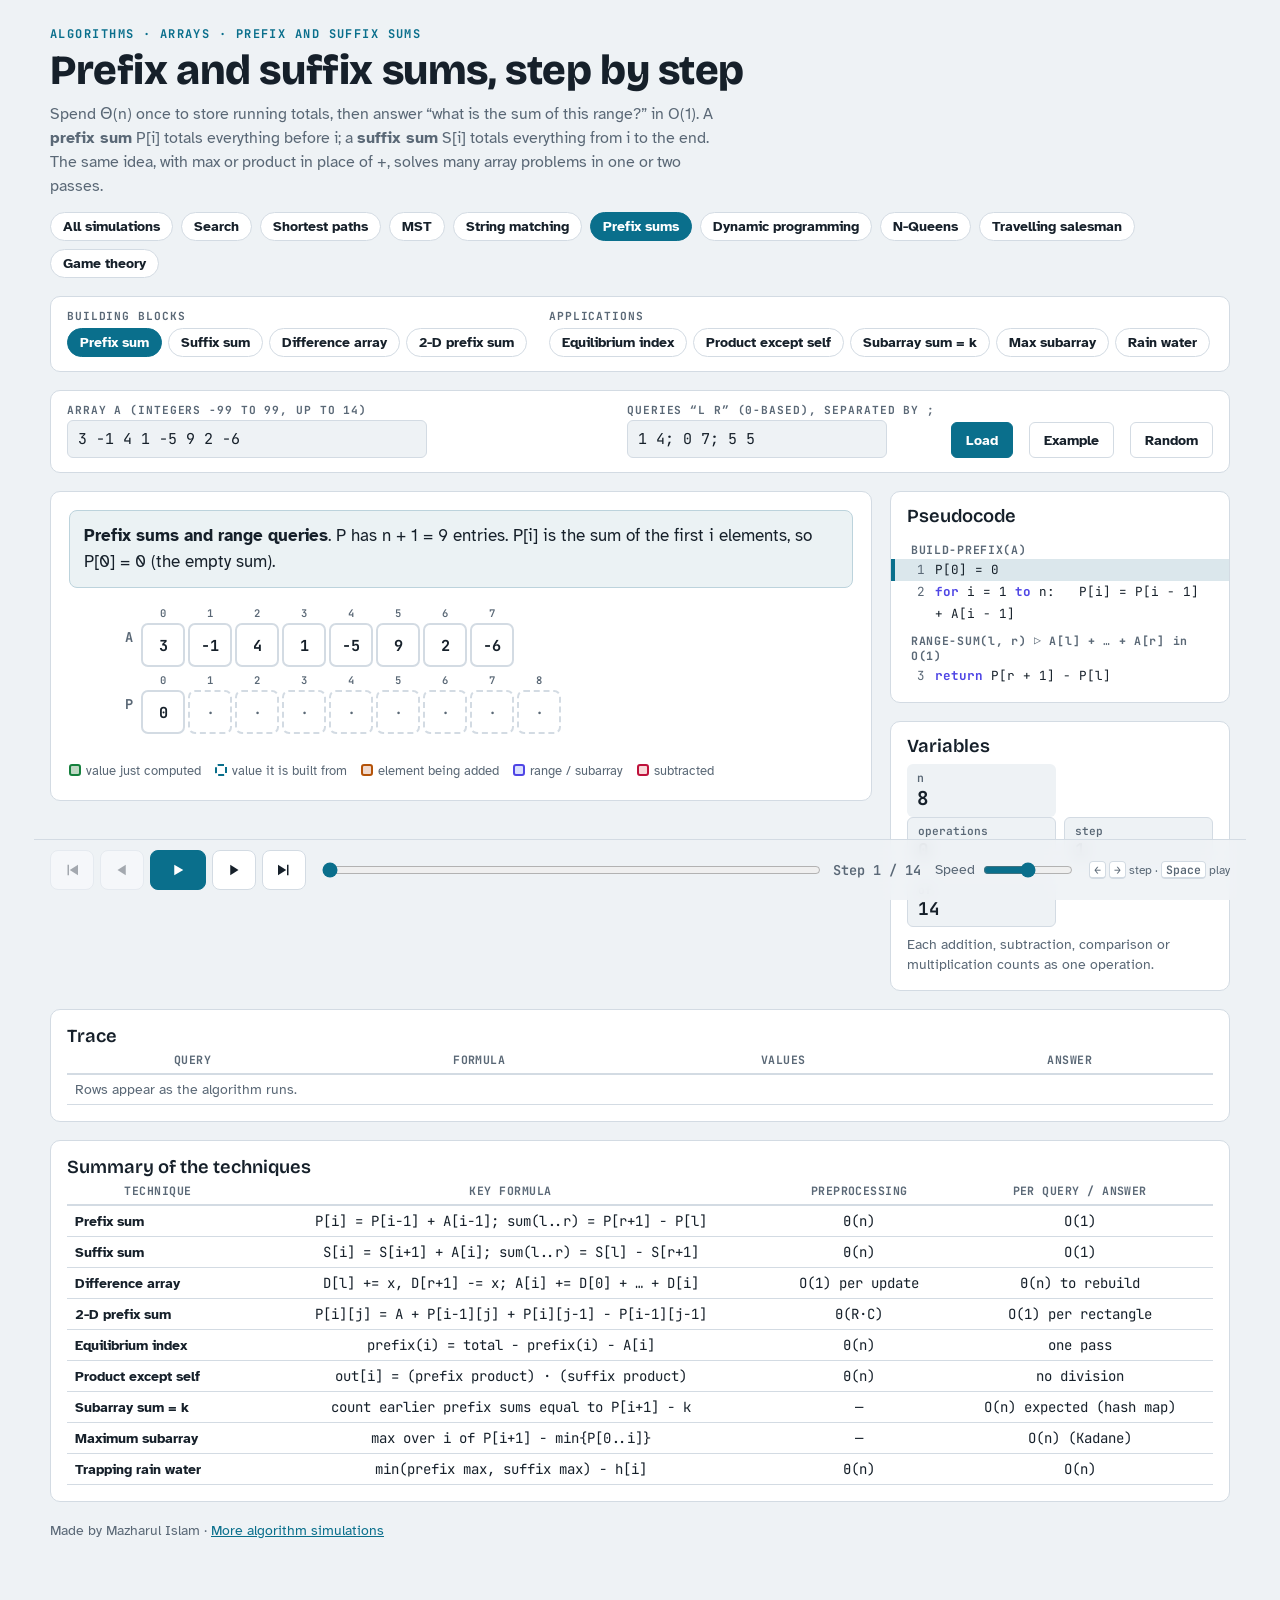
<file: prefix-sum/index.html>
<!doctype html>
<html lang="en">
<head>
<meta charset="utf-8">
<meta name="viewport" content="width=device-width, initial-scale=1, viewport-fit=cover">
<meta name="description" content="Interactive step-by-step prefix sums and suffix sums: range queries, difference arrays, 2-D prefix sums, equilibrium index, product except self, subarray sum equals k, maximum subarray and trapping rain water.">
<style>html{color-scheme:light}body{margin:0}img{max-width:100%}[hidden]{display:none!important}</style>
<title>Prefix and Suffix Sums</title>
<link rel="preconnect" href="https://fonts.googleapis.com">
<link rel="preconnect" href="https://fonts.gstatic.com" crossorigin>
<link rel="stylesheet" href="https://fonts.googleapis.com/css2?family=Atkinson+Hyperlegible:wght@400;700&family=Bricolage+Grotesque:opsz,wght@12..96,600;12..96,800&family=JetBrains+Mono:wght@400;600;700&display=swap">
<link rel="stylesheet" href="../assets/sim.css">
<style>
.picker{display:flex; flex-wrap:wrap; gap:10px 22px; padding:14px 16px}
.pgroup{display:flex; flex-direction:column; gap:6px; min-width:0}
.pgroup .lab{font:700 .7rem/1 var(--f-mono); letter-spacing:.08em; text-transform:uppercase; color:var(--muted)}
.pgroup .btns{display:flex; flex-wrap:wrap; gap:6px}
.chipbtn{font:600 .88rem var(--f-body); color:var(--ink); padding:5px 12px; border:1px solid var(--line); border-radius:999px; background:var(--surface); cursor:pointer}
.chipbtn:hover{border-color:var(--accent)}
.chipbtn[aria-pressed="true"]{background:var(--accent); border-color:var(--accent); color:var(--accent-ink)}
.pgroup.app .chipbtn[aria-pressed="true"]{background:var(--src); border-color:var(--src); color:var(--surface)}
#inA{width:min(360px,100%)} #inQ{width:min(260px,100%)} #inK{width:80px}
textarea{font:14px/1.5 var(--f-mono); color:var(--ink); background:var(--bg); border:1px solid var(--line); border-radius:6px; padding:8px 10px; width:220px; resize:vertical}
:root{--pc:44px}
@media (max-width:560px){ :root{--pc:36px} }
.arow{display:grid; grid-template-columns:64px auto; align-items:center; gap:4px 8px; margin-bottom:6px}
.arow .nm{font:700 .85rem var(--f-mono); color:var(--muted); text-align:right}
.strip{display:grid; grid-auto-columns:var(--pc); grid-auto-flow:column; gap:3px; width:max-content}
.strip .ix{font:600 .66rem var(--f-mono); color:var(--muted); text-align:center}
.strip .c{height:var(--pc); display:grid; place-items:center; border:2px solid var(--line); border-radius:7px; background:var(--surface); font:700 .95rem var(--f-mono); font-variant-numeric:tabular-nums; transition:background .2s, border-color .2s}
.strip .c.empty{border-style:dashed; color:var(--muted); font-weight:400}
.c.add{border-color:var(--read); background:color-mix(in oklab,var(--read) 22%,var(--surface))}
.c.src{border-color:var(--accent); border-style:dashed}
.c.new{border-color:var(--inc); background:color-mix(in oklab,var(--inc) 30%,var(--surface))}
.c.sub{border-color:var(--dec); background:color-mix(in oklab,var(--dec) 18%,var(--surface))}
.c.range{border-color:var(--src); background:color-mix(in oklab,var(--src) 18%,var(--surface))}
.c.hit{border-color:var(--inc); background:color-mix(in oklab,var(--inc) 40%,var(--surface)); box-shadow:0 0 0 3px color-mix(in oklab,var(--inc) 30%,transparent)}
.c.left{background:color-mix(in oklab,var(--k0) 18%,var(--surface)); border-color:color-mix(in oklab,var(--k0) 60%,var(--surface))}
.c.right{background:color-mix(in oklab,var(--k1) 18%,var(--surface)); border-color:color-mix(in oklab,var(--k1) 60%,var(--surface))}
.grid2{border-collapse:separate; border-spacing:3px; width:auto; min-width:0}
.grid2 td{width:var(--pc); height:var(--pc); padding:0; text-align:center; border:2px solid var(--line); border-radius:7px; font:700 .95rem var(--f-mono); background:var(--surface)}
.grid2 td.empty{border-style:dashed; color:var(--muted); font-weight:400}
.grid2 th{font:600 .66rem var(--f-mono); color:var(--muted); border:0; padding:0 2px; text-transform:none}
.mats{display:flex; flex-wrap:wrap; gap:14px 28px}
h3.sub{font:700 .7rem/1 var(--f-mono); letter-spacing:.08em; text-transform:uppercase; color:var(--muted); margin:0 0 6px}
svg.bars{display:block; width:100%; max-width:640px; height:auto}
.bar{fill:color-mix(in oklab,var(--muted) 45%,var(--surface)); stroke:var(--muted)}
.bar.add{fill:color-mix(in oklab,var(--read) 60%,var(--surface)); stroke:var(--read)}
.wat{fill:color-mix(in oklab,var(--k0) 45%,transparent)}
.blab{font:600 11px var(--f-mono); fill:var(--muted); text-anchor:middle}
.hmap{display:flex; flex-wrap:wrap; gap:5px; list-style:none; margin:0; padding:0}
.hmap li{font:700 .85rem var(--f-mono); padding:3px 9px; border-radius:6px; border:2px solid var(--line); background:var(--surface)}
.hmap li.on{border-color:var(--inc); background:color-mix(in oklab,var(--inc) 24%,var(--surface))}
.code ol{font-size:12.6px}
.code li{white-space:pre-wrap; padding-left:3.2em; text-indent:-3.2em}
.code li::before{width:2.4em; padding-right:.8em; text-indent:0}
.code .proc{font:700 .72rem var(--f-mono); letter-spacing:.06em; color:var(--muted); padding:8px 16px 2px; list-style:none; counter-increment:none; white-space:normal; text-indent:0}
.code .proc::before{content:none}
td.l{text-align:left}
.ptable{min-width:640px}
.ptable td:first-child{text-align:left; font-family:var(--f-body); font-weight:700}
</style>
</head>
<body>
<div class="wrap">
  <header>
    <p class="eyebrow">Algorithms · Arrays · Prefix and suffix sums</p>
    <h1>Prefix and suffix sums, step by step</h1>
    <p class="lede">Spend Θ(n) once to store running totals, then answer “what is the sum of this range?” in O(1). A <b>prefix sum</b> P[i] totals everything before i; a <b>suffix sum</b> S[i] totals everything from i to the end. The same idea, with max or product in place of +, solves many array problems in one or two passes.</p>
    <nav class="sortnav" aria-label="Simulations">
      <a href="../">All simulations</a>
      <a href="../search/">Search</a>
      <a href="../shortest-path/">Shortest paths</a>
      <a href="../mst/">MST</a>
      <a href="../string-matching/">String matching</a>
      <a href="../prefix-sum/" aria-current="page">Prefix sums</a>
      <a href="../dynamic-programming/">Dynamic programming</a>
      <a href="../n-queens/">N-Queens</a>
      <a href="../tsp/">Travelling salesman</a>
      <a href="../game-theory/">Game theory</a>
    </nav>
  </header>

  <section class="card picker" aria-label="Technique">
    <div class="pgroup"><span class="lab">Building blocks</span><div class="btns" id="pBase"></div></div>
    <div class="pgroup app"><span class="lab">Applications</span><div class="btns" id="pApp"></div></div>
  </section>

  <form class="card setup" id="setup" autocomplete="off">
    <div class="field grow" id="fA"><label for="inA">Array A (integers −99 to 99, up to 14)</label><input type="text" id="inA"></div>
    <div class="field" id="fQ"><label for="inQ" id="qLab">Queries “l r”, separated by ;</label><input type="text" id="inQ"></div>
    <div class="field" id="fK"><label for="inK">k</label><input type="number" id="inK" value="3"></div>
    <div class="field" id="fM"><label for="inM">Matrix (rows on separate lines, up to 6 × 6)</label><textarea id="inM" rows="4" spellcheck="false"></textarea></div>
    <button class="btn primary" type="submit">Load</button>
    <button class="btn" type="button" id="bEx">Example</button>
    <button class="btn" type="button" id="bRand">Random</button>
    <p class="err" id="err" role="alert"></p>
  </form>

  <div class="stage">
    <section class="card viz" aria-live="polite">
      <div class="msg" id="msg"></div>
      <div id="barsBox" hidden><svg class="bars" id="bars" role="img" aria-label="Bars and trapped water"></svg></div>
      <div class="scroll" id="arrays"></div>
      <div id="mapBox" hidden><h3 class="sub">Hash map cnt: prefix sum → how many times seen</h3><ul class="hmap" id="hmap"></ul></div>
      <div class="legend" id="legend"></div>
    </section>
    <aside class="side">
      <section class="card code"><h2>Pseudocode</h2><ol id="code"></ol></section>
      <section class="card vars"><h2>Variables</h2><dl id="vars"></dl><dl class="stats" id="stats"></dl><p class="stat-note" id="statNote"></p></section>
    </aside>
  </div>

  <section class="card trace">
    <h2>Trace</h2>
    <div class="tscroll"><table><thead><tr id="thead"></tr></thead><tbody id="tbody"></tbody></table></div>
  </section>

  <section class="card trace">
    <h2>Summary of the techniques</h2>
    <div class="tscroll"><table class="ptable">
      <thead><tr><th>Technique</th><th>Key formula</th><th>Preprocessing</th><th>Per query / answer</th></tr></thead>
      <tbody>
        <tr><td>Prefix sum</td><td>P[i] = P[i−1] + A[i−1];  sum(l..r) = P[r+1] − P[l]</td><td>Θ(n)</td><td>O(1)</td></tr>
        <tr><td>Suffix sum</td><td>S[i] = S[i+1] + A[i];  sum(l..r) = S[l] − S[r+1]</td><td>Θ(n)</td><td>O(1)</td></tr>
        <tr><td>Difference array</td><td>D[l] += x, D[r+1] −= x;  A[i] += D[0] + … + D[i]</td><td>O(1) per update</td><td>Θ(n) to rebuild</td></tr>
        <tr><td>2-D prefix sum</td><td>P[i][j] = A + P[i−1][j] + P[i][j−1] − P[i−1][j−1]</td><td>Θ(R·C)</td><td>O(1) per rectangle</td></tr>
        <tr><td>Equilibrium index</td><td>prefix(i) = total − prefix(i) − A[i]</td><td>Θ(n)</td><td>one pass</td></tr>
        <tr><td>Product except self</td><td>out[i] = (prefix product) · (suffix product)</td><td>Θ(n)</td><td>no division</td></tr>
        <tr><td>Subarray sum = k</td><td>count earlier prefix sums equal to P[i+1] − k</td><td>—</td><td>O(n) expected (hash map)</td></tr>
        <tr><td>Maximum subarray</td><td>max over i of P[i+1] − min{P[0..i]}</td><td>—</td><td>O(n) (Kadane)</td></tr>
        <tr><td>Trapping rain water</td><td>min(prefix max, suffix max) − h[i]</td><td>Θ(n)</td><td>O(n)</td></tr>
      </tbody>
    </table></div>
  </section>

  <footer class="site-foot">Made by Mazharul Islam · <a href="../">More algorithm simulations</a></footer>

  <div class="transport">
    <div class="inner">
      <div class="tbtns">
        <button class="tbtn" id="bFirst" aria-label="First step"><svg viewBox="0 0 24 24"><path d="M6 5h2v14H6zM20 5v14L9 12z"/></svg></button>
        <button class="tbtn" id="bPrev" aria-label="Previous step"><svg viewBox="0 0 24 24"><path d="M17 5v14L6 12z"/></svg></button>
        <button class="tbtn play" id="bPlay" aria-label="Play"><svg viewBox="0 0 24 24" id="playIcon"><path d="M7 5v14l12-7z"/></svg></button>
        <button class="tbtn" id="bNext" aria-label="Next step"><svg viewBox="0 0 24 24"><path d="M7 5v14l11-7z"/></svg></button>
        <button class="tbtn" id="bLast" aria-label="Last step"><svg viewBox="0 0 24 24"><path d="M16 5h2v14h-2zM4 5v14l11-7z"/></svg></button>
      </div>
      <div class="scrub"><input type="range" id="scrub" min="0" max="0" value="0" aria-label="Step"><span class="count" id="count"></span></div>
      <label class="speed" for="speed">Speed <input type="range" id="speed" min="1" max="5" value="3"></label>
      <span class="keys"><kbd>←</kbd> <kbd>→</kbd> step · <kbd>Space</kbd> play</span>
    </div>
  </div>
</div>

<script src="../assets/sim.js"></script>
<script src="engine.js"></script>
<script>
(function () {
  const $ = id => document.getElementById(id), E = window.PSEngine, f = E.f;
  const esc = s => String(s).replace(/[&<>"]/g, c => ({ '&': '&amp;', '<': '&lt;', '>': '&gt;', '"': '&quot;' }[c]));
  const BASE = ['prefix', 'suffix', 'diff', 'p2d'], APP = ['equi', 'prod', 'subk', 'maxsub', 'rain'];
  const EX = {
    prefix: { A: '3 -1 4 1 -5 9 2 -6', Q: '1 4; 0 7; 5 5' }, suffix: { A: '3 -1 4 1 -5 9 2 -6', Q: '1 4; 3 6' },
    diff: { A: '0 0 0 0 0 0', Q: '1 3 2; 2 5 3; 0 1 -1' }, p2d: { M: '3 0 1 4\n5 6 3 2\n1 2 0 1\n4 1 0 1', Q: '1 1 2 2; 0 0 3 3; 2 1 3 3' },
    equi: { A: '-7 1 5 2 -4 3 0' }, prod: { A: '1 2 3 4 5' }, subk: { A: '1 2 3 -2 2 1', K: 3 }, maxsub: { A: '-2 1 -3 4 -1 2 1 -5 4' }, rain: { A: '0 1 0 2 1 0 1 3 2 1 2 1' }
  };
  let MODE = [...BASE, ...APP].includes(location.hash.slice(1)) ? location.hash.slice(1) : 'prefix', RUN = null, NUM = {}, INPUT = null;

  function picker() {
    const b = m => `<button type="button" class="chipbtn" data-m="${m}" aria-pressed="${m === MODE}">${E.MODES[m].short}</button>`;
    $('pBase').innerHTML = BASE.map(b).join(''); $('pApp').innerHTML = APP.map(b).join('');
  }
  document.querySelector('.picker').addEventListener('click', e => { const b = e.target.closest('[data-m]'); if (!b) return; MODE = b.dataset.m; picker(); try { history.replaceState(null, '', '#' + MODE); } catch (_) {} example(); });

  function fields() {
    $('fA').hidden = MODE === 'p2d'; $('fM').hidden = MODE !== 'p2d'; $('fK').hidden = MODE !== 'subk';
    $('fQ').hidden = !['prefix', 'suffix', 'diff', 'p2d'].includes(MODE);
    $('qLab').textContent = MODE === 'diff' ? 'Updates “l r x” (add x to A[l..r]), separated by ;' : MODE === 'p2d' ? 'Rectangles “r1 c1 r2 c2”, separated by ;' : 'Queries “l r” (0-based), separated by ;';
  }
  function example() { const e = EX[MODE]; if (e.A) $('inA').value = e.A; if (e.Q) $('inQ').value = e.Q; if (e.M) $('inM').value = e.M; if (e.K != null) $('inK').value = e.K; apply(); }

  const nums = s => s.trim() ? s.trim().split(/[\s,]+/) : [];
  function parse() {
    const isInt = t => /^-?\d+$/.test(t);
    if (MODE === 'p2d') {
      const rows = $('inM').value.trim().split(/\n|;/).map(r => nums(r)).filter(r => r.length);
      if (!rows.length) return { error: 'Type a matrix, one row per line.' };
      if (rows.some(r => r.length !== rows[0].length)) return { error: 'Every row must have the same number of entries.' };
      if (rows.length > 6 || rows[0].length > 6) return { error: 'Use at most 6 rows and 6 columns.' };
      if (rows.some(r => r.some(t => !isInt(t) || Math.abs(t) > 99))) return { error: 'Matrix entries must be whole numbers from −99 to 99.' };
      const M = rows.map(r => r.map(Number)), R = M.length, C = M[0].length;
      const rects = [];
      for (const q of $('inQ').value.split(';').map(s => s.trim()).filter(Boolean)) {
        const t = nums(q); if (t.length !== 4 || t.some(x => !isInt(x))) return { error: `“${q}” should be four numbers: r1 c1 r2 c2.` };
        const [a, b, c, d] = t.map(Number);
        if (!(0 <= a && a <= c && c < R && 0 <= b && b <= d && d < C)) return { error: `Rectangle “${q}” must have 0 ≤ r1 ≤ r2 < ${R} and 0 ≤ c1 ≤ c2 < ${C}.` };
        rects.push([a, b, c, d]);
      }
      if (rects.length > 5) return { error: 'Use at most 5 rectangles.' };
      return { M, rects };
    }
    const t = nums($('inA').value);
    if (t.length < 2) return { error: 'Type at least two numbers.' };
    if (t.some(x => !isInt(x))) return { error: 'The array must contain whole numbers only.' };
    if (t.length > 14) return { error: `That is ${t.length} numbers. Use at most 14.` };
    const A = t.map(Number);
    if (A.some(x => Math.abs(x) > 99)) return { error: 'Keep every number between −99 and 99.' };
    if (MODE === 'rain' && A.some(x => x < 0)) return { error: 'Bar heights cannot be negative.' };
    if (MODE === 'prod' && A.some(x => Math.abs(x) > 12)) return { error: 'For products, keep the numbers between −12 and 12 so the results stay readable.' };
    const n = A.length, inp = { A };
    if (MODE === 'prefix' || MODE === 'suffix') {
      inp.queries = [];
      for (const q of $('inQ').value.split(';').map(s => s.trim()).filter(Boolean)) {
        const v = nums(q); if (v.length !== 2 || v.some(x => !isInt(x))) return { error: `“${q}” should be two numbers: l r.` };
        const [l, r] = v.map(Number); if (!(0 <= l && l <= r && r < n)) return { error: `Query “${q}” needs 0 ≤ l ≤ r ≤ ${n - 1}.` };
        inp.queries.push([l, r]);
      }
      if (inp.queries.length > 6) return { error: 'Use at most 6 queries.' };
    }
    if (MODE === 'diff') {
      inp.updates = [];
      for (const q of $('inQ').value.split(';').map(s => s.trim()).filter(Boolean)) {
        const v = nums(q); if (v.length !== 3 || v.some(x => !isInt(x))) return { error: `“${q}” should be three numbers: l r x.` };
        const [l, r, x] = v.map(Number); if (!(0 <= l && l <= r && r < n)) return { error: `Update “${q}” needs 0 ≤ l ≤ r ≤ ${n - 1}.` };
        inp.updates.push([l, r, x]);
      }
      if (!inp.updates.length) return { error: 'Type at least one update, for example 1 3 2.' };
      if (inp.updates.length > 6) return { error: 'Use at most 6 updates.' };
    }
    if (MODE === 'subk') { const k = Number($('inK').value); if (!Number.isInteger(k)) return { error: 'k must be a whole number.' }; inp.k = k; }
    return inp;
  }
  function apply() {
    fields();
    const r = parse(); if (r.error) { $('err').textContent = r.error; return; }
    $('err').textContent = ''; INPUT = r; load();
  }

  function renderArrays(s) {
    let html = '';
    const grids = s.arrays.filter(a => a.grid);
    if (grids.length) {
      html = `<div class="mats">` + grids.map(a => {
        const g = a.grid, off = a.name === 'P' ? 0 : 0;
        return `<div><h3 class="sub">${a.name === 'P' ? 'P (one extra row and column of 0s)' : 'A'}</h3><table class="grid2"><thead><tr><th></th>${g[0].map((_, j) => `<th>${j}</th>`).join('')}</tr></thead><tbody>` +
          g.map((row, i) => `<tr><th>${i}</th>${row.map((v, j) => `<td class="${v == null ? 'empty' : ''} c ${a.gcls[`${i},${j}`] || ''}">${v == null ? '·' : f(v)}</td>`).join('')}</tr>`).join('') + `</tbody></table></div>`;
      }).join('') + `</div>`;
    } else {
      html = s.arrays.filter(a => !(s.bars && a.name === 'h' && false)).map(a => {
        let cells = '';
        a.vals.forEach((v, i) => { cells += `<div class="ix" style="grid-row:1;grid-column:${i + 1}">${i}</div><div class="c ${v == null ? 'empty' : ''} ${a.cls[i] || ''}" style="grid-row:2;grid-column:${i + 1}">${v == null ? '·' : f(v)}</div>`; });
        return `<div class="arow"><span class="nm">${esc(a.name)}</span><div class="strip">${cells}</div></div>`;
      }).join('');
    }
    $('arrays').innerHTML = html;
    // rain bars
    $('barsBox').hidden = !s.bars;
    if (s.bars) {
      const h = s.arrays[0].vals, W = s.W || [], n = h.length, mx = Math.max(1, ...h.map((x, i) => x + (W[i] || 0))), bw = 40, H = 30 * mx + 30;
      let out = '';
      h.forEach((x, i) => {
        const X = 10 + i * bw, top = H - 20 - x * 30;
        if (W[i]) out += `<rect class="wat" x="${X + 2}" y="${top - W[i] * 30}" width="${bw - 4}" height="${W[i] * 30}"/>`;
        if (x) out += `<rect class="bar ${s.arrays[0].cls[i] === 'add' ? 'add' : ''}" x="${X + 2}" y="${top}" width="${bw - 4}" height="${x * 30}"/>`;
        out += `<text class="blab" x="${X + bw / 2}" y="${H - 6}">${i}</text>`;
      });
      $('bars').setAttribute('viewBox', `0 0 ${20 + n * bw} ${H}`); $('bars').innerHTML = out;
    }
    $('mapBox').hidden = !s.cnt;
    if (s.cnt) $('hmap').innerHTML = s.cnt.map(([k, v]) => `<li class="${k === s.hl ? 'on' : ''}">${f(k)} → ${v}</li>`).join('');
  }

  function render(s) {
    $('msg').innerHTML = s.msg;
    renderArrays(s);
    $('vars').innerHTML = Object.keys(s.vars).map(k => `<div><dt>${k}</dt><dd>${esc(s.vars[k])}</dd></div>`).join('') || `<div><dt>n</dt><dd>${INPUT.A ? INPUT.A.length : INPUT.M.length + '×' + INPUT.M[0].length}</dd></div>`;
    $('stats').innerHTML = `<div><dt>operations</dt><dd>${s.ops}</dd></div><div><dt>step</dt><dd>${RUN.steps.indexOf(s) + 1}</dd></div><div><dt>of</dt><dd>${RUN.steps.length}</dd></div>`;
    $('statNote').textContent = 'Each addition, subtraction, comparison or multiplication counts as one operation.';
    $('thead').innerHTML = RUN.header.map(h => `<th>${esc(h)}</th>`).join('');
    $('tbody').innerHTML = s.rows.length ? s.rows.map((r, i) => `<tr class="${i === s.rows.length - 1 ? 'last' : ''}">${r.map(c => `<td>${esc(c)}</td>`).join('')}</tr>`).join('')
      : `<tr class="tempty"><td colspan="${RUN.header.length}">Rows appear as the algorithm runs.</td></tr>`;
  }
  function legend() {
    const sw = (st, t) => `<span><i style="${st}"></i>${t}</span>`;
    let h = sw('border-color:var(--inc);background:color-mix(in oklab,var(--inc) 30%,var(--surface))', 'value just computed') + sw('border-color:var(--accent);border-style:dashed', 'value it is built from') + sw('border-color:var(--read);background:color-mix(in oklab,var(--read) 22%,var(--surface))', 'element being added');
    if (['prefix', 'suffix', 'diff', 'p2d', 'subk', 'maxsub'].includes(MODE)) h += sw('border-color:var(--src);background:color-mix(in oklab,var(--src) 18%,var(--surface))', MODE === 'diff' ? 'range being updated' : 'range / subarray') + sw('border-color:var(--dec);background:color-mix(in oklab,var(--dec) 18%,var(--surface))', 'subtracted');
    if (MODE === 'equi') h += sw('border-color:var(--k0);background:color-mix(in oklab,var(--k0) 18%,var(--surface))', 'left part') + sw('border-color:var(--k1);background:color-mix(in oklab,var(--k1) 18%,var(--surface))', 'right part');
    if (MODE === 'rain') h += sw('border-color:var(--k0);background:color-mix(in oklab,var(--k0) 45%,transparent)', 'trapped water');
    $('legend').innerHTML = h;
  }
  function codeHTML(lines) { let n = 0; NUM = {}; return lines.map(o => o.proc ? `<li class="proc">${o.proc}</li>` : (NUM[o.key] = ++n, `<li data-l="${n}">${o.text}</li>`)).join(''); }
  const player = Sim.start(render);
  function load() {
    RUN = E.run(MODE, INPUT);
    $('code').innerHTML = codeHTML(RUN.code);
    RUN.steps.forEach(s => { s.line = s.line.map(k => NUM[k]).filter(Boolean); });
    RUN.steps[0].msg = `<b>${E.MODES[MODE].name}</b>. ` + RUN.steps[0].msg;
    legend(); player.load(RUN.steps);
  }
  $('setup').addEventListener('submit', e => { e.preventDefault(); apply(); });
  $('bEx').onclick = example;
  $('bRand').onclick = () => {
    const n = 6 + Math.floor(Math.random() * 5), rnd = (a, b) => a + Math.floor(Math.random() * (b - a + 1));
    if (MODE === 'p2d') { $('inM').value = Array.from({ length: 4 }, () => Array.from({ length: 4 }, () => rnd(0, 9)).join(' ')).join('\n'); $('inQ').value = '1 1 2 2; 0 1 3 2'; }
    else if (MODE === 'rain') $('inA').value = Array.from({ length: n + 2 }, () => rnd(0, 5)).join(' ');
    else if (MODE === 'prod') $('inA').value = Array.from({ length: 5 }, () => rnd(-4, 5)).join(' ');
    else {
      $('inA').value = Array.from({ length: n }, () => rnd(-9, 9)).join(' ');
      if (MODE === 'prefix' || MODE === 'suffix') { const l = rnd(0, n - 2); $('inQ').value = `${l} ${rnd(l, n - 1)}; 0 ${n - 1}`; }
      if (MODE === 'diff') $('inQ').value = `0 ${rnd(1, n - 1)} ${rnd(1, 5)}; ${rnd(0, 2)} ${n - 1} ${rnd(-5, -1)}`;
    }
    apply();
  };
  picker(); example();
})();
</script>
</body>
</html>
</file>
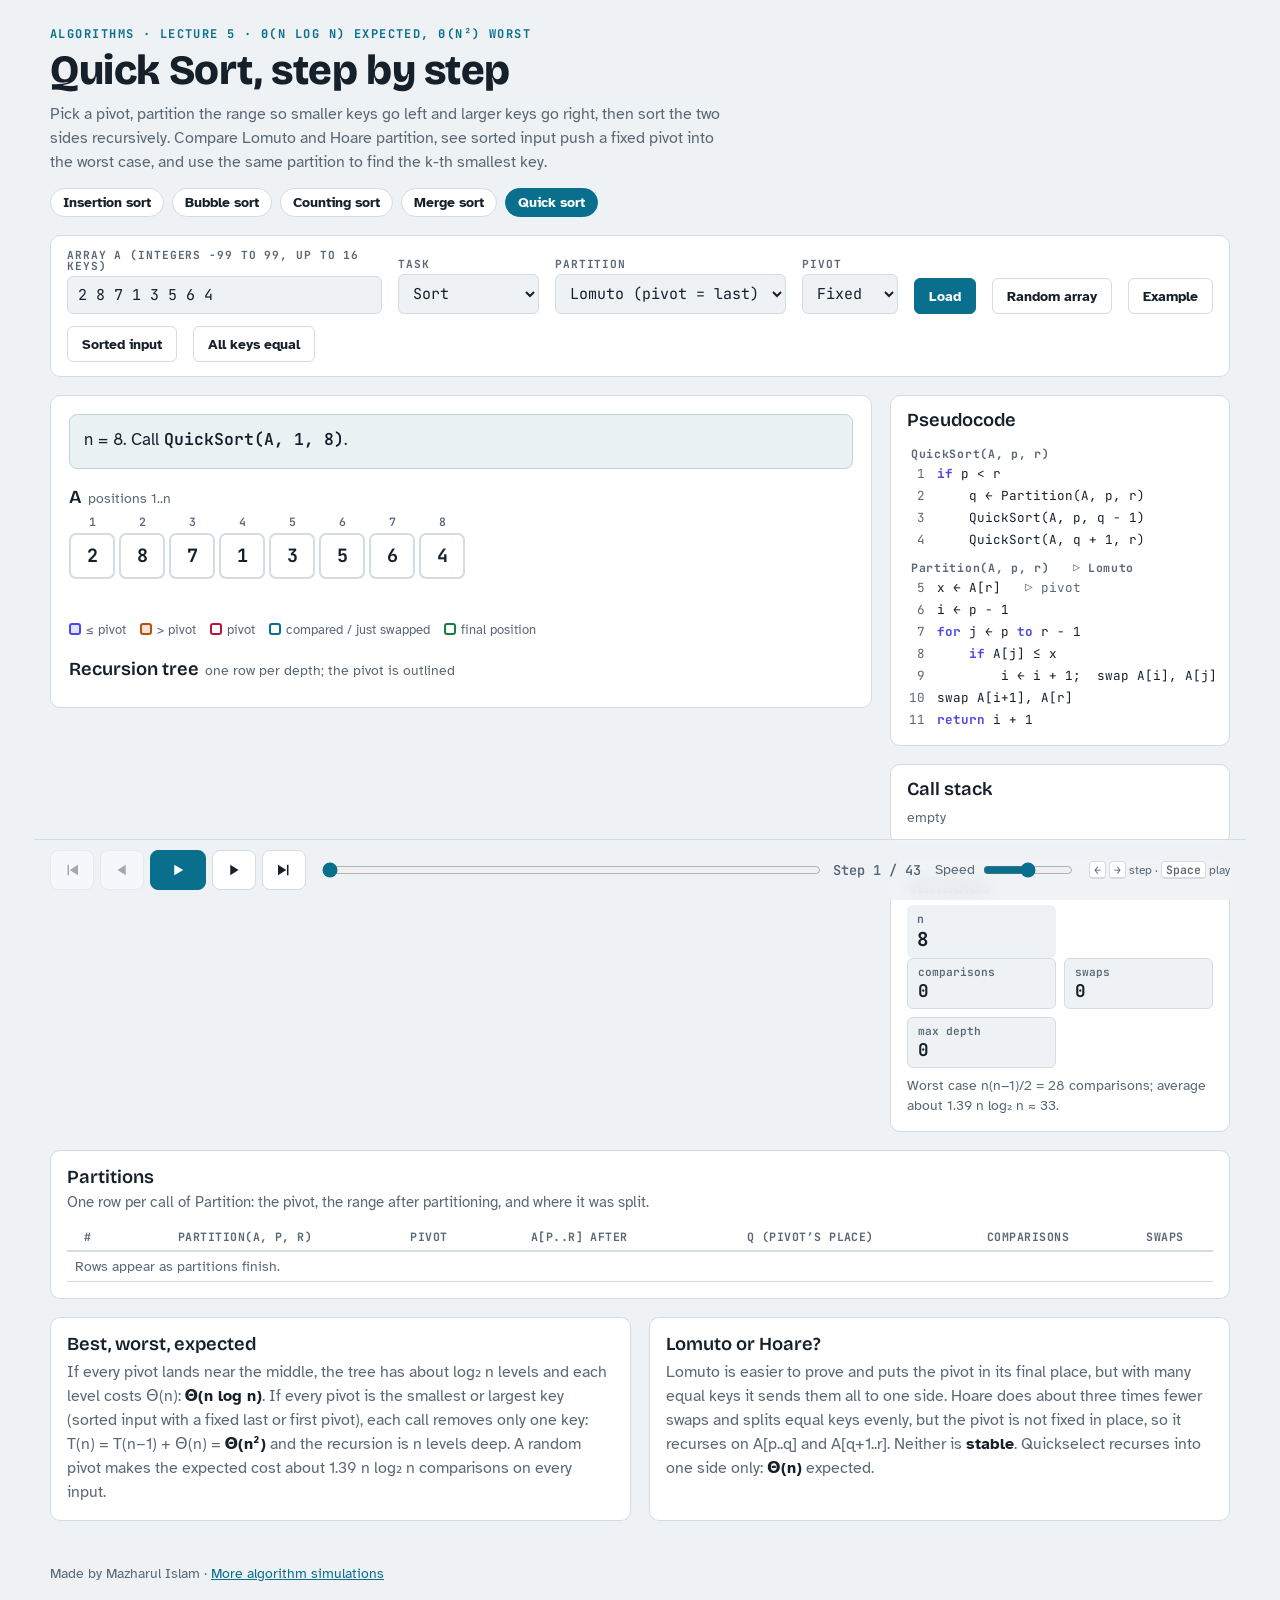
<file: quick-sort/index.html>
<!doctype html>
<html lang="en">
<head>
<meta charset="utf-8">
<meta name="viewport" content="width=device-width, initial-scale=1, viewport-fit=cover">
<meta name="description" content="Interactive step-by-step quick sort: Lomuto and Hoare partition, fixed or random pivot, the worst case on sorted input, and quickselect.">
<style>html{color-scheme:light}body{margin:0}img{max-width:100%}[hidden]{display:none!important}</style>
<title>Quick Sort Simulator</title>
<link rel="preconnect" href="https://fonts.googleapis.com">
<link rel="preconnect" href="https://fonts.gstatic.com" crossorigin>
<link rel="stylesheet" href="https://fonts.googleapis.com/css2?family=Atkinson+Hyperlegible:wght@400;700&family=Bricolage+Grotesque:opsz,wght@12..96,600;12..96,800&family=JetBrains+Mono:wght@400;600;700&display=swap">
<link rel="stylesheet" href="../assets/sim.css">
<style>
.cell.dim{opacity:.35}
.cell.lt{background:color-mix(in oklab,var(--src) 16%,var(--surface)); border-color:color-mix(in oklab,var(--src) 55%,var(--surface))}
.cell.gt{background:color-mix(in oklab,var(--read) 16%,var(--surface)); border-color:color-mix(in oklab,var(--read) 55%,var(--surface))}
.cell.pv{border-color:var(--dec); box-shadow:0 0 0 3px color-mix(in oklab,var(--dec) 30%,transparent)}
.cell.cmp{border-color:var(--accent); background:color-mix(in oklab,var(--accent) 18%,var(--surface))}
.tree{--tc:42px; display:grid; gap:8px 6px; width:max-content}
.node{border:2px solid var(--line); border-radius:8px; padding:3px; display:flex; flex-direction:column; gap:2px; background:var(--surface); min-width:0}
.node .rg{font:600 .62rem var(--f-mono); color:var(--muted); padding-left:3px}
.node .vals{display:flex; gap:3px}
.node .vals span{flex:1; text-align:center; font:700 .85rem var(--f-mono); padding:3px 0; border-radius:4px; background:var(--bg); min-width:0}
.node .vals span.pv{outline:2px solid var(--dec); outline-offset:-2px}
.node.split{border-color:var(--src)}
.node.active{border-color:var(--accent); box-shadow:0 0 0 3px color-mix(in oklab,var(--accent) 30%,transparent)}
.node.done{border-color:var(--inc)}
.node.done .vals span{background:color-mix(in oklab,var(--inc) 16%,var(--surface))}
.stack{list-style:none; margin:0; padding:0 16px; display:flex; flex-direction:column-reverse; gap:4px; font:13px var(--f-mono)}
.stack li{padding:5px 10px; border:1px solid var(--line); border-radius:6px; background:var(--bg)}
.stack li:last-child{border-color:var(--accent); background:color-mix(in oklab,var(--accent) 14%,var(--surface)); font-weight:700}
.stack-empty{padding:0 16px; color:var(--muted); font-size:.9rem; margin:0}
.code .proc{font:700 .72rem var(--f-mono); letter-spacing:.06em; color:var(--muted); padding:8px 16px 2px; list-style:none; counter-increment:none}
.code .proc::before{content:none}
.code ol{font-size:12.6px}
#inSeed, #inK{width:80px}
.field.off{opacity:.45}
</style>
</head>
<body>
<div class="wrap">
  <header>
    <p class="eyebrow">Algorithms · Lecture 5 · Θ(n log n) expected, Θ(n²) worst</p>
    <h1>Quick Sort, step by step</h1>
    <p class="lede">Pick a pivot, partition the range so smaller keys go left and larger keys go right, then sort the two sides recursively. Compare Lomuto and Hoare partition, see sorted input push a fixed pivot into the worst case, and use the same partition to find the k-th smallest key.</p>
    <nav class="sortnav" aria-label="Sorting simulations">
      <a href="../insertion-sort/">Insertion sort</a>
      <a href="../bubble-sort/">Bubble sort</a>
      <a href="../counting-sort/">Counting sort</a>
      <a href="../merge-sort/">Merge sort</a>
      <a href="../quick-sort/" aria-current="page">Quick sort</a>
    </nav>
  </header>

  <form class="card setup" id="setup" autocomplete="off">
    <div class="field grow"><label for="inA">Array A (integers −99 to 99, up to 16 keys)</label><input type="text" id="inA" value="2 8 7 1 3 5 6 4"></div>
    <div class="field"><label for="inMode">Task</label>
      <select id="inMode"><option value="sort">Sort</option><option value="sel">Quickselect</option></select></div>
    <div class="field" id="fK"><label for="inK">k (k-th smallest)</label><input type="number" id="inK" min="1" value="5"></div>
    <div class="field" id="fPart"><label for="inPart">Partition</label>
      <select id="inPart"><option value="lom">Lomuto (pivot = last)</option><option value="hoa">Hoare (pivot = first)</option></select></div>
    <div class="field"><label for="inPiv">Pivot</label>
      <select id="inPiv"><option value="fix">Fixed</option><option value="rnd">Random</option></select></div>
    <div class="field" id="fSeed"><label for="inSeed">Seed</label><input type="number" id="inSeed" min="1" value="7"></div>
    <button class="btn primary" type="submit">Load</button>
    <button class="btn" type="button" id="bRand">Random array</button>
    <button class="btn" type="button" id="bEx1">Example</button>
    <button class="btn" type="button" id="bEx2">Sorted input</button>
    <button class="btn" type="button" id="bEx3">All keys equal</button>
    <p class="err" id="err" role="alert"></p>
  </form>

  <div class="stage">
    <section class="card viz" aria-live="polite">
      <div class="msg" id="msg"></div>
      <div class="arr">
        <div class="arr-head"><h2>A<span id="aNote">positions 1..n</span></h2></div>
        <div class="scroll"><div class="grid" id="gA"></div></div>
      </div>
      <div class="legend" id="legend"></div>
      <div class="arr">
        <div class="arr-head"><h2>Recursion tree<span>one row per depth; the pivot is outlined</span></h2></div>
        <div class="scroll"><div class="tree" id="tree"></div></div>
      </div>
    </section>

    <aside class="side">
      <section class="card code">
        <h2>Pseudocode</h2>
        <ol id="code"></ol>
      </section>
      <section class="card vars">
        <h2>Call stack</h2>
        <ol class="stack" id="stack"></ol>
        <p class="stack-empty" id="stackEmpty">empty</p>
      </section>
      <section class="card vars">
        <h2>Variables</h2>
        <dl id="vars"></dl>
        <dl class="stats" id="stats"></dl>
        <p class="stat-note" id="statNote"></p>
      </section>
    </aside>
  </div>

  <section class="card trace">
    <h2>Partitions</h2>
    <p>One row per call of Partition: the pivot, the range after partitioning, and where it was split.</p>
    <div class="tscroll"><table>
      <thead><tr><th>#</th><th>Partition(A, p, r)</th><th>Pivot</th><th>A[p..r] after</th><th id="qHead">q</th><th>Comparisons</th><th>Swaps</th></tr></thead>
      <tbody id="tbody"></tbody>
    </table></div>
  </section>

  <section class="notes">
    <div class="card"><h2>Best, worst, expected</h2><p>If every pivot lands near the middle, the tree has about log₂ n levels and each level costs Θ(n): <strong>Θ(n log n)</strong>. If every pivot is the smallest or largest key (sorted input with a fixed last or first pivot), each call removes only one key: T(n) = T(n−1) + Θ(n) = <strong>Θ(n²)</strong> and the recursion is n levels deep. A random pivot makes the expected cost about 1.39 n log₂ n comparisons on every input.</p></div>
    <div class="card"><h2>Lomuto or Hoare?</h2><p>Lomuto is easier to prove and puts the pivot in its final place, but with many equal keys it sends them all to one side. Hoare does about three times fewer swaps and splits equal keys evenly, but the pivot is not fixed in place, so it recurses on A[p..q] and A[q+1..r]. Neither is <strong>stable</strong>. Quickselect recurses into one side only: <strong>Θ(n)</strong> expected.</p></div>
  </section>

  <footer class="site-foot">Made by Mazharul Islam · <a href="../">More algorithm simulations</a></footer>

  <div class="transport">
    <div class="inner">
      <div class="tbtns">
        <button class="tbtn" id="bFirst" aria-label="First step"><svg viewBox="0 0 24 24"><path d="M6 5h2v14H6zM20 5v14L9 12z"/></svg></button>
        <button class="tbtn" id="bPrev" aria-label="Previous step"><svg viewBox="0 0 24 24"><path d="M17 5v14L6 12z"/></svg></button>
        <button class="tbtn play" id="bPlay" aria-label="Play"><svg viewBox="0 0 24 24" id="playIcon"><path d="M7 5v14l12-7z"/></svg></button>
        <button class="tbtn" id="bNext" aria-label="Next step"><svg viewBox="0 0 24 24"><path d="M7 5v14l11-7z"/></svg></button>
        <button class="tbtn" id="bLast" aria-label="Last step"><svg viewBox="0 0 24 24"><path d="M16 5h2v14h-2zM4 5v14l11-7z"/></svg></button>
      </div>
      <div class="scrub"><input type="range" id="scrub" min="0" max="0" value="0" aria-label="Step"><span class="count" id="count"></span></div>
      <label class="speed" for="speed">Speed <input type="range" id="speed" min="1" max="5" value="3"></label>
      <span class="keys"><kbd>←</kbd> <kbd>→</kbd> step · <kbd>Space</kbd> play</span>
    </div>
  </div>
</div>

<script src="../assets/sim.js"></script>
<script>
(function () {
  const $ = id => document.getElementById(id), fmt = Sim.fmt;
  const EX1 = [2, 8, 7, 1, 3, 5, 6, 4];
  let A = EX1.slice(), HOARE = false, RND = false, SEL = false, SEED = 7, K = 5, NUM = {};

  const kw = s => `<span class="kw">${s}</span>`, cm = s => `<span class="cm">${s}</span>`;
  function codeLines() {
    const out = [];
    const proc = t => out.push({ proc: t }), add = (key, text) => out.push({ key, text });
    if (SEL) {
      proc('Select(A, p, r, k)   ▷ k-th smallest');
      add('s1', `${kw('if')} p = r  ${kw('return')} A[p]`);
      add('s2', `q ← Partition(A, p, r)`);
      add('s3', `${kw('if')} k = q  ${kw('return')} A[q]`);
      add('s4', `${kw('if')} k < q  ${kw('return')} Select(A, p, q−1, k)`);
      add('s5', `${kw('else return')} Select(A, q+1, r, k)`);
    } else {
      proc('QuickSort(A, p, r)');
      add('q1', `${kw('if')} p < r`);
      add('q2', `    q ← Partition(A, p, r)`);
      add('q3', HOARE ? `    QuickSort(A, p, q)` : `    QuickSort(A, p, q − 1)`);
      add('q4', `    QuickSort(A, q + 1, r)`);
    }
    proc(`Partition(A, p, r)   ▷ ${HOARE ? 'Hoare' : 'Lomuto'}`);
    if (RND) add('rnd', `s ← Random(p, r);  swap A[${HOARE ? 'p' : 'r'}], A[s]`);
    if (!HOARE) {
      add('l1', `x ← A[r]   ${cm('▷ pivot')}`);
      add('l2', `i ← p − 1`);
      add('l3', `${kw('for')} j ← p ${kw('to')} r − 1`);
      add('l4', `    ${kw('if')} A[j] ≤ x`);
      add('l5', `        i ← i + 1;  swap A[i], A[j]`);
      add('l6', `swap A[i+1], A[r]`);
      add('l7', `${kw('return')} i + 1`);
    } else {
      add('h1', `x ← A[p]   ${cm('▷ pivot')}`);
      add('h2', `i ← p − 1;  j ← r + 1`);
      add('h3', `${kw('while')} true`);
      add('h4', `    ${kw('repeat')} j ← j − 1 ${kw('until')} A[j] ≤ x`);
      add('h5', `    ${kw('repeat')} i ← i + 1 ${kw('until')} A[i] ≥ x`);
      add('h6', `    ${kw('if')} i < j  swap A[i], A[j]`);
      add('h7', `    ${kw('else return')} j`);
    }
    let n = 0; NUM = {};
    return out.map(o => o.proc ? `<li class="proc">${o.proc}</li>` : (NUM[o.key] = ++n, `<li data-l="${n}">${o.text}</li>`)).join('');
  }

  function build() {
    const n = A.length, tg = Sim.tags(A);
    const arr = A.map((v, i) => ({ v, id: 'e' + i, t: tg[i] }));
    const S = [], parts = [], stack = [], nodes = [], fin = new Set();
    let cmp = 0, sw = 0, maxD = 0, seed = BigInt(SEED), answer = null;
    const rand = (p, r) => { seed = (seed * 1103515245n + 12345n) % 2147483648n; return p + Number(seed % BigInt(r - p + 1)); };
    const swap = (a, b) => { const t = arr[a - 1]; arr[a - 1] = arr[b - 1]; arr[b - 1] = t; };
    const slice = (p, r) => arr.slice(p - 1, r);
    const push = o => {
      if (o.line) o.line = [].concat(o.line).map(k => NUM[k]);
      S.push(Object.assign({ arr: arr.slice(), fin: new Set(fin), stack: stack.slice(), nodes: nodes.map(x => Object.assign({}, x)),
        parts: parts.slice(), cmp, sw, maxD, rng: null, reg: null, hi: {}, vars: {} }, o));
    };
    const vs = (p, r) => slice(p, r).map(fmt).join(' ');

    function lomuto(p, r) {
      let pc = 0, ps = 0;
      if (RND) {
        const s = rand(p, r); const v = arr[s - 1];
        if (s !== r) { swap(s, r); sw++; ps++; }
        push({ line: 'rnd', rng: [p, r], hi: { [r]: 'moved', [s]: 'moved' }, vars: { p, r, s },
          msg: `Random pivot: <code>s = Random(${p}, ${r}) = ${s}</code>. ` + (s !== r ? `Swap A[${s}] and A[${r}] so the pivot ${fmt(v)} sits at the end.` : `It is already at the end.`) });
      }
      const x = arr[r - 1]; let i = p - 1;
      push({ line: ['l1', 'l2'], rng: [p, r], reg: { t: 'L', p, r, i, j: p }, vars: { p, r, x: x.v, i },
        msg: `Pivot <code>x = A[${r}] = ${fmt(x)}</code>, <code>i = ${i}</code>. Scan j = ${p}..${r - 1}: keys ≤ ${x.v} are collected in a block on the left.` });
      for (let j = p; j <= r - 1; j++) {
        const a = arr[j - 1]; cmp++; pc++;
        if (a.v <= x.v) {
          i++;
          const moved = i !== j; if (moved) { swap(i, j); sw++; ps++; }
          push({ line: ['l3', 'l4', 'l5'], rng: [p, r], reg: { t: 'L', p, r, i, j: j + 1, jc: j }, hi: moved ? { [i]: 'moved', [j]: 'moved' } : { [i]: 'cmp' }, vars: { p, r, x: x.v, i, j },
            msg: `<code>A[${j}] = ${fmt(a)} ≤ ${x.v}</code>: i ← ${i}, ` + (moved ? `swap A[${i}] and A[${j}]. The ≤ block grows to A[${p}..${i}].` : `swap A[${i}] with itself (nothing moves). The ≤ block is A[${p}..${i}].`) });
        } else {
          push({ line: ['l3', 'l4'], rng: [p, r], reg: { t: 'L', p, r, i, j: j + 1, jc: j }, hi: { [j]: 'cmp' }, vars: { p, r, x: x.v, i, j },
            msg: `<code>A[${j}] = ${fmt(a)} > ${x.v}</code>: leave it. The > block is A[${i + 1}..${j}].` });
        }
      }
      const q = i + 1;
      if (q !== r) { swap(q, r); sw++; ps++; }
      fin.add(q);
      parts.push({ p, r, piv: fmt(x), after: vs(p, r), q: String(q), pc, ps });
      push({ line: ['l6', 'l7'], rng: [p, r], hi: { [q]: 'moved' }, vars: { p, r, x: x.v, q },
        msg: `Swap A[${q}] and A[${r}]: the pivot ${fmt(x)} moves to position ${q}, its final place. Left of it: keys ≤ ${x.v}; right: keys > ${x.v}. Return q = ${q}.` });
      return q;
    }

    function hoare(p, r) {
      let pc = 0, ps = 0;
      if (RND) {
        const s = rand(p, r); const v = arr[s - 1];
        if (s !== p) { swap(s, p); sw++; ps++; }
        push({ line: 'rnd', rng: [p, r], hi: { [p]: 'moved', [s]: 'moved' }, vars: { p, r, s },
          msg: `Random pivot: <code>s = Random(${p}, ${r}) = ${s}</code>. ` + (s !== p ? `Swap A[${p}] and A[${s}] so the pivot ${fmt(v)} comes first.` : `It is already first.`) });
      }
      const x = arr[p - 1]; let i = p - 1, j = r + 1, lo = p - 1, hiB = r + 1;
      const reg = () => ({ t: 'H', p, r, lo, hi: hiB, pvid: x.id, i, j });
      push({ line: ['h1', 'h2'], rng: [p, r], reg: reg(), vars: { p, r, x: x.v },
        msg: `Pivot <code>x = A[${p}] = ${fmt(x)}</code>. i starts left of the range (${i}), j right of it (${j}). They walk towards each other.` });
      while (true) {
        let c = 0; do { j--; cmp++; pc++; c++; } while (arr[j - 1].v > x.v);
        hiB = j + 1;
        push({ line: ['h3', 'h4'], rng: [p, r], reg: reg(), hi: { [j]: 'cmp' }, vars: { p, r, x: x.v, i, j },
          msg: `Move j left until <code>A[j] ≤ ${x.v}</code>: j stops at ${j} (A[${j}] = ${fmt(arr[j - 1])}) after ${c} comparison${c > 1 ? 's' : ''}.` });
        c = 0; do { i++; cmp++; pc++; c++; } while (arr[i - 1].v < x.v);
        lo = i - 1;
        push({ line: 'h5', rng: [p, r], reg: reg(), hi: { [i]: 'cmp', [j]: 'cmp' }, vars: { p, r, x: x.v, i, j },
          msg: `Move i right until <code>A[i] ≥ ${x.v}</code>: i stops at ${i} (A[${i}] = ${fmt(arr[i - 1])}) after ${c} comparison${c > 1 ? 's' : ''}.` });
        if (i < j) {
          const a = arr[i - 1], b = arr[j - 1];
          swap(i, j); sw++; ps++; lo = i; hiB = j;
          push({ line: 'h6', rng: [p, r], reg: reg(), hi: { [i]: 'moved', [j]: 'moved' }, vars: { p, r, x: x.v, i, j },
            msg: `i < j: swap A[${i}] = ${fmt(a)} and A[${j}] = ${fmt(b)}. Now A[${p}..${i}] ≤ ${x.v} and A[${j}..${r}] ≥ ${x.v}.` });
        } else {
          lo = j; hiB = j + 1;
          parts.push({ p, r, piv: fmt(x), after: vs(p, r), q: `${j} → [${p}..${j}] [${j + 1}..${r}]`, pc, ps });
          push({ line: 'h7', rng: [p, r], reg: reg(), vars: { p, r, x: x.v, q: j },
            msg: `i = ${i} ≥ j = ${j}: the pointers have met. Return <code>q = ${j}</code>: every key in A[${p}..${j}] ≤ every key in A[${j + 1}..${r}].` });
          return j;
        }
      }
    }
    const partition = (p, r) => HOARE ? hoare(p, r) : lomuto(p, r);
    const addNode = (p, r, d) => { nodes.push({ p, r, row: d, st: 'active', vals: slice(p, r), piv: 0 }); return nodes.length - 1; };

    function qs(p, r, d) {
      stack.push(`QuickSort(A, ${p}, ${r})`); maxD = Math.max(maxD, d);
      if (p > r) { push({ line: 'q1', vars: { p, r }, msg: `<code>QuickSort(A, ${p}, ${r})</code>: empty range, return.` }); stack.pop(); return; }
      const id = addNode(p, r, d);
      if (p === r) {
        fin.add(p); nodes[id].st = 'done';
        push({ line: 'q1', rng: [p, r], vars: { p, r }, msg: `<code>QuickSort(A, ${p}, ${r})</code>: one key, already in place.` });
        stack.pop(); return;
      }
      push({ line: ['q1', 'q2'], rng: [p, r], vars: { p, r }, msg: `<code>QuickSort(A, ${p}, ${r})</code>: p < r, so partition A[${p}..${r}] = ${vs(p, r)}.` });
      const q = partition(p, r);
      Object.assign(nodes[id], { st: 'split', vals: slice(p, r), piv: HOARE ? 0 : q });
      if (HOARE) { qs(p, q, d + 1); qs(q + 1, r, d + 1); } else { qs(p, q - 1, d + 1); qs(q + 1, r, d + 1); }
      for (let k = p; k <= r; k++) fin.add(k);
      Object.assign(nodes[id], { st: 'done', vals: slice(p, r) });
      push({ line: 'q4', rng: [p, r], vars: { p, r }, msg: `<code>QuickSort(A, ${p}, ${r})</code> returns: A[${p}..${r}] = ${vs(p, r)} is sorted.` });
      stack.pop();
    }

    function sel(p, r, d) {
      stack.push(`Select(A, ${p}, ${r}, ${K})`); maxD = Math.max(maxD, d);
      const id = addNode(p, r, d);
      if (p === r) {
        fin.add(p); nodes[id].st = 'done'; answer = arr[p - 1];
        push({ line: 's1', rng: [p, r], hi: { [p]: 'moved' }, vars: { p, r, k: K }, msg: `p = r = ${p}: one key left, so A[${p}] = ${fmt(answer)} is the answer.` });
        return;
      }
      push({ line: 's2', rng: [p, r], vars: { p, r, k: K }, msg: `<code>Select(A, ${p}, ${r}, ${K})</code>: partition A[${p}..${r}] = ${vs(p, r)}.` });
      const q = lomuto(p, r);
      Object.assign(nodes[id], { st: 'split', vals: slice(p, r), piv: q });
      if (K === q) {
        answer = arr[q - 1]; nodes[id].st = 'done';
        push({ line: 's3', rng: [p, r], hi: { [q]: 'moved' }, vars: { p, r, k: K, q }, msg: `k = q = ${q}: the pivot ${fmt(answer)} is the answer. No need to look at either side.` });
        return;
      }
      if (K < q) {
        push({ line: 's4', rng: [p, q - 1], vars: { p, r, k: K, q }, msg: `k = ${K} < q = ${q}: the answer is in A[${p}..${q - 1}]. A[${q + 1}..${r}] is never touched again.` });
        sel(p, q - 1, d + 1);
      } else {
        push({ line: 's5', rng: [q + 1, r], vars: { p, r, k: K, q }, msg: `k = ${K} > q = ${q}: the answer is in A[${q + 1}..${r}]. A[${p}..${q - 1}] is never touched again.` });
        sel(q + 1, r, d + 1);
      }
      nodes[id].st = 'done';
    }

    if (SEL) {
      push({ msg: `Find the ${ord(K)} smallest key: the key that would be at position ${K} if A were sorted. Call <code>Select(A, 1, ${n}, ${K})</code>.` });
      sel(1, n, 1);
      const check = A.slice().sort((a, b) => a - b)[K - 1];
      stack.length = 0;
      push({ hi: { [arr.indexOf(answer) + 1]: 'moved' }, msg: `The ${ord(K)} smallest key is <b>${fmt(answer)}</b> (check: sorted A has ${check} at position ${K}). ${cmp} comparisons, against about n log₂ n = ${Math.round(n * Math.log2(n))} for a full sort.` });
    } else {
      push({ msg: `n = ${n}. Call <code>QuickSort(A, 1, ${n})</code>.` });
      qs(1, n, 1);
      const best = Math.ceil(Math.log2(n)) + 1;
      let msg = `Sorted with ${cmp} comparisons and ${sw} swaps. Deepest call: level ${maxD} (a perfect split would need about ${best}).`;
      if (maxD >= n - 1 && n > 3) msg += ` Every pivot was the smallest or largest key: this is the <b>worst case</b>, Θ(n²). Try the random pivot.`;
      const st = Sim.stability(arr);
      if (st && !st.kept) msg += ` Equal keys changed order (${st.seq}): quick sort is <b>not stable</b>.`;
      else if (st) msg += ` Equal keys happen to keep their order here (${st.seq}), but quick sort is not stable in general.`;
      push({ msg });
    }
    return S;
  }
  const ord = k => k + (k % 100 >= 11 && k % 100 <= 13 ? 'th' : ['th', 'st', 'nd', 'rd'][k % 10] || 'th');

  function render(s) {
    const n = A.length, g = s.reg;
    $('msg').innerHTML = s.msg;
    const ptr = {};
    if (g && g.t === 'L') { if (g.i >= g.p) ptr[g.i] = 'i'; if (g.jc) ptr[g.jc] = (ptr[g.jc] ? ptr[g.jc] + ' ' : '') + 'j'; }
    if (g && g.t === 'H') { if (g.i >= g.p && g.i <= g.r) ptr[g.i] = 'i'; if (g.j >= g.p && g.j <= g.r) ptr[g.j] = (ptr[g.j] ? ptr[g.j] + ' ' : '') + 'j'; }
    $('gA').innerHTML = Sim.rowHTML(s.arr.map((item, x) => {
      const pos = x + 1, c = [];
      if (g && g.t === 'L' && pos >= g.p && pos <= g.r) { if (pos <= g.i) c.push('lt'); else if (pos < g.j && pos < g.r) c.push('gt'); if (pos === g.r) c.push('pv'); }
      else if (g && g.t === 'H' && pos >= g.p && pos <= g.r) { if (pos <= g.lo) c.push('lt'); else if (pos >= g.hi) c.push('gt'); if (item.id === g.pvid) c.push('pv'); }
      else if (s.fin.has(pos)) c.push('sorted');
      if (s.hi[pos]) c.push(s.hi[pos]);
      if (s.rng && (pos < s.rng[0] || pos > s.rng[1])) c.push('dim');
      return { item, hot: !!s.hi[pos], cls: c.join(' ') };
    }), ptr, true);
    $('aNote').textContent = s.rng ? `working on A[${s.rng[0]}..${s.rng[1]}]` : 'positions 1..n';
    $('tree').style.gridTemplateColumns = `repeat(${n}, var(--tc))`;
    $('tree').innerHTML = s.nodes.map(nd => `<div class="node ${nd.st}" style="grid-row:${nd.row};grid-column:${nd.p} / ${nd.r + 1}"><div class="rg">${nd.p === nd.r ? nd.p : nd.p + '..' + nd.r}</div><div class="vals">` +
      nd.vals.map((it, x) => `<span class="${nd.piv && nd.p + x === nd.piv ? 'pv' : ''}">${fmt(it)}</span>`).join('') + `</div></div>`).join('');
    $('stack').innerHTML = s.stack.map(f => `<li>${f}</li>`).join('');
    $('stackEmpty').hidden = s.stack.length > 0;
    const vk = Object.keys(s.vars);
    $('vars').innerHTML = vk.length ? vk.map(k => `<div><dt>${k}</dt><dd>${s.vars[k]}</dd></div>`).join('')
      : `<div><dt>n</dt><dd>${n}</dd></div>` + (SEL ? `<div><dt>k</dt><dd>${K}</dd></div>` : '');
    $('stats').innerHTML = `<div><dt>comparisons</dt><dd>${s.cmp}</dd></div><div><dt>swaps</dt><dd>${s.sw}</dd></div><div><dt>max depth</dt><dd>${s.maxD}</dd></div>`;
    $('statNote').textContent = SEL ? `Expected comparisons for quickselect are Θ(n), at most about 3.4n = ${Math.round(3.4 * n)}.`
      : `Worst case n(n−1)/2 = ${n * (n - 1) / 2} comparisons; average about 1.39 n log₂ n ≈ ${Math.round(1.39 * n * Math.log2(n))}.`;
    $('tbody').innerHTML = s.parts.length
      ? s.parts.map((r, i) => `<tr class="${i === s.parts.length - 1 ? 'last' : ''}"><td>${i + 1}</td><td>(A, ${r.p}, ${r.r})</td><td>${r.piv}</td><td>${r.after}</td><td>${r.q}</td><td>${r.pc}</td><td>${r.ps}</td></tr>`).join('')
      : `<tr class="tempty"><td colspan="7">Rows appear as partitions finish.</td></tr>`;
  }

  function legend() {
    $('legend').innerHTML = `<span><i style="border-color:var(--src);background:color-mix(in oklab,var(--src) 16%,var(--surface))"></i>≤ pivot</span>` +
      `<span><i style="border-color:var(--read);background:color-mix(in oklab,var(--read) 16%,var(--surface))"></i>${HOARE ? '≥' : '>'} pivot</span>` +
      `<span><i style="border-color:var(--dec)"></i>pivot</span><span><i style="border-color:var(--accent)"></i>compared / just swapped</span>` +
      `<span><i style="border-color:var(--inc)"></i>final position</span>`;
  }

  const player = Sim.start(render);
  function syncFields() {
    const sel = $('inMode').value === 'sel';
    $('fK').hidden = !sel;
    $('fPart').classList.toggle('off', sel); $('inPart').disabled = sel;
    $('fSeed').hidden = $('inPiv').value !== 'rnd';
  }
  function load() {
    syncFields();
    $('code').innerHTML = codeLines();
    $('qHead').textContent = HOARE ? 'Split at q' : 'q (pivot’s place)';
    legend();
    player.load(build());
  }
  $('setup').addEventListener('submit', e => {
    e.preventDefault();
    const r = Sim.parse($('inA').value, 16, -99, 99), err = m => { $('err').textContent = m; };
    if (r.error) return err(r.error);
    const sel = $('inMode').value === 'sel', k = Number($('inK').value), seed = Number($('inSeed').value);
    if (sel && !(Number.isInteger(k) && k >= 1 && k <= r.arr.length)) return err(`k must be a whole number from 1 to ${r.arr.length}.`);
    if ($('inPiv').value === 'rnd' && !(Number.isInteger(seed) && seed >= 1)) return err('The seed must be a whole number, 1 or more.');
    err('');
    A = r.arr; SEL = sel; K = k; HOARE = !sel && $('inPart').value === 'hoa'; RND = $('inPiv').value === 'rnd'; SEED = seed;
    load();
  });
  $('bRand').onclick = () => {
    const n = 7 + Math.floor(Math.random() * 6);
    $('inA').value = Array.from({ length: n }, () => Math.floor(Math.random() * 20)).join(' ');
    $('setup').requestSubmit();
  };
  $('bEx1').onclick = () => { $('inA').value = EX1.join(' '); $('setup').requestSubmit(); };
  $('bEx2').onclick = () => { $('inA').value = '1 2 3 4 5 6 7 8 9 10'; $('inPiv').value = 'fix'; $('setup').requestSubmit(); };
  $('bEx3').onclick = () => { $('inA').value = '5 5 5 5 5 5 5 5'; $('setup').requestSubmit(); };
  ['inMode', 'inPart', 'inPiv'].forEach(id => $(id).onchange = () => $('setup').requestSubmit());
  syncFields();
  load();
})();
</script>
</body>
</html>
</file>
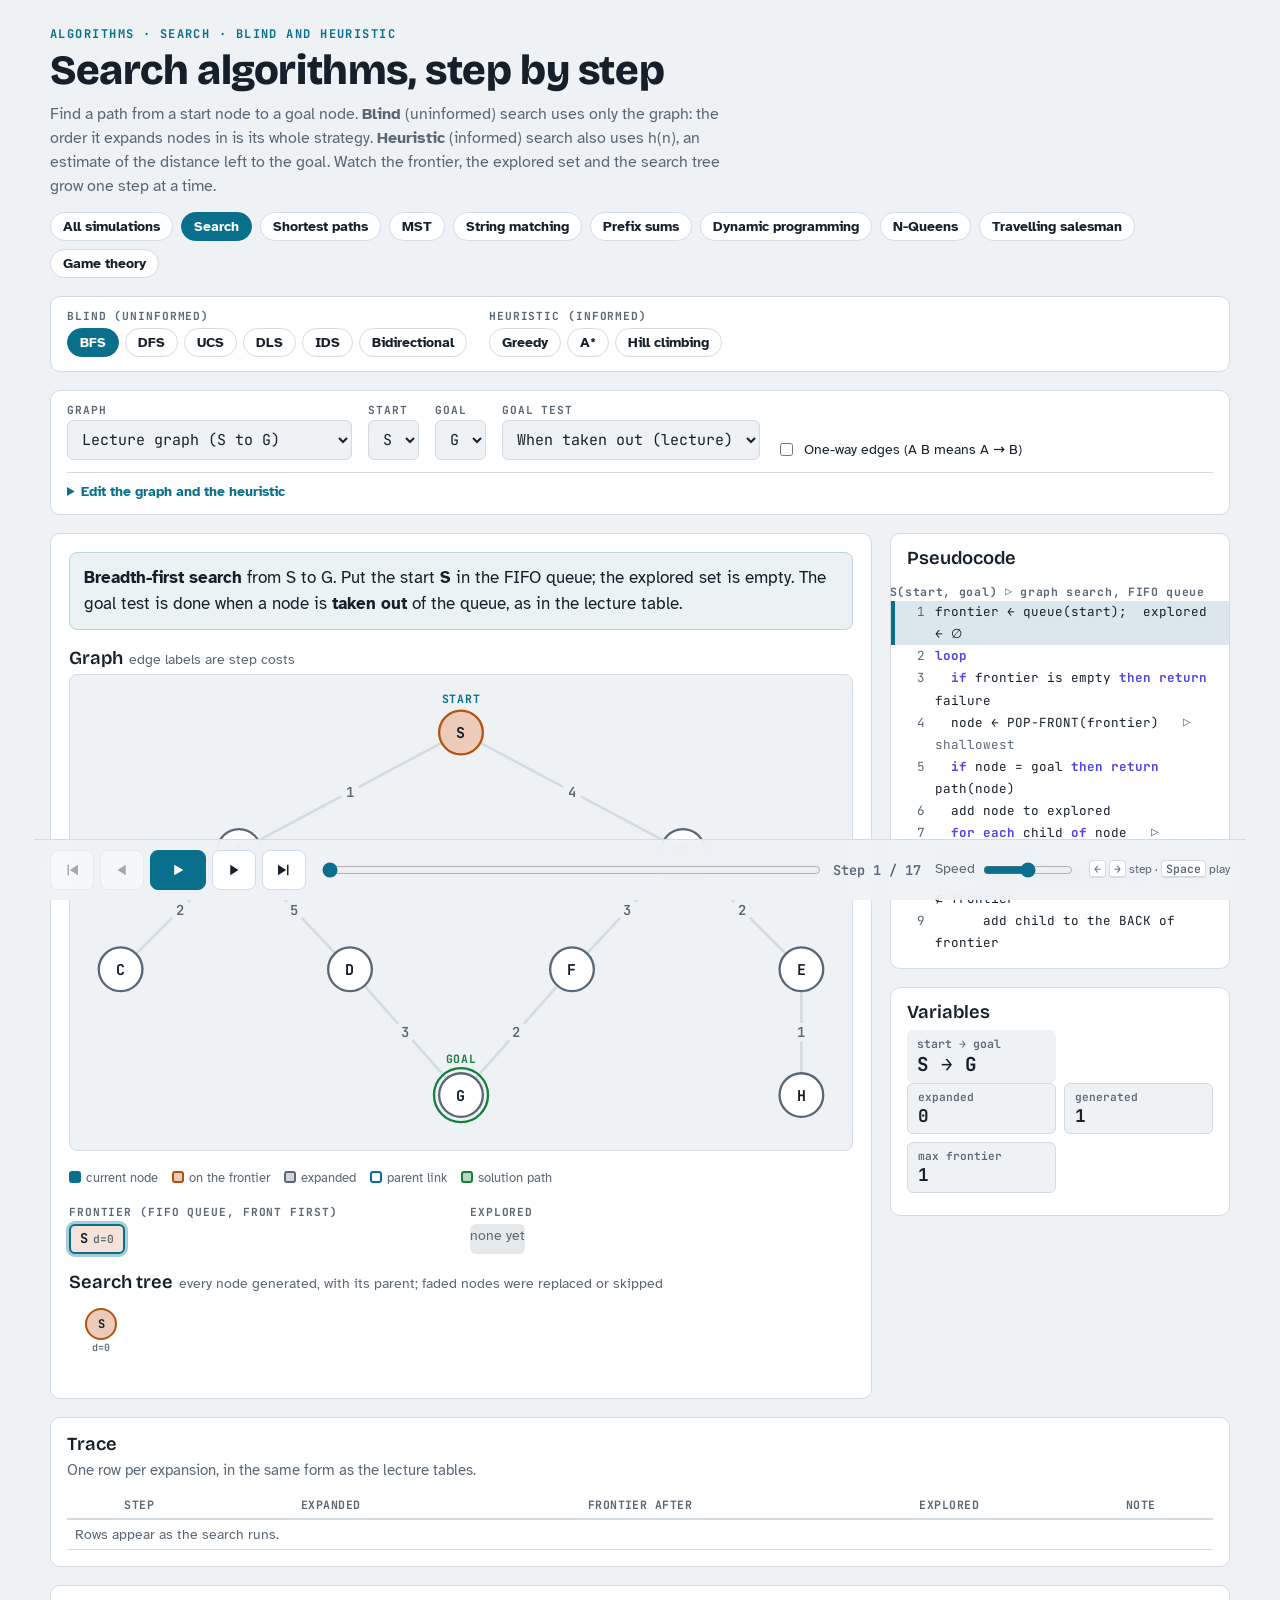
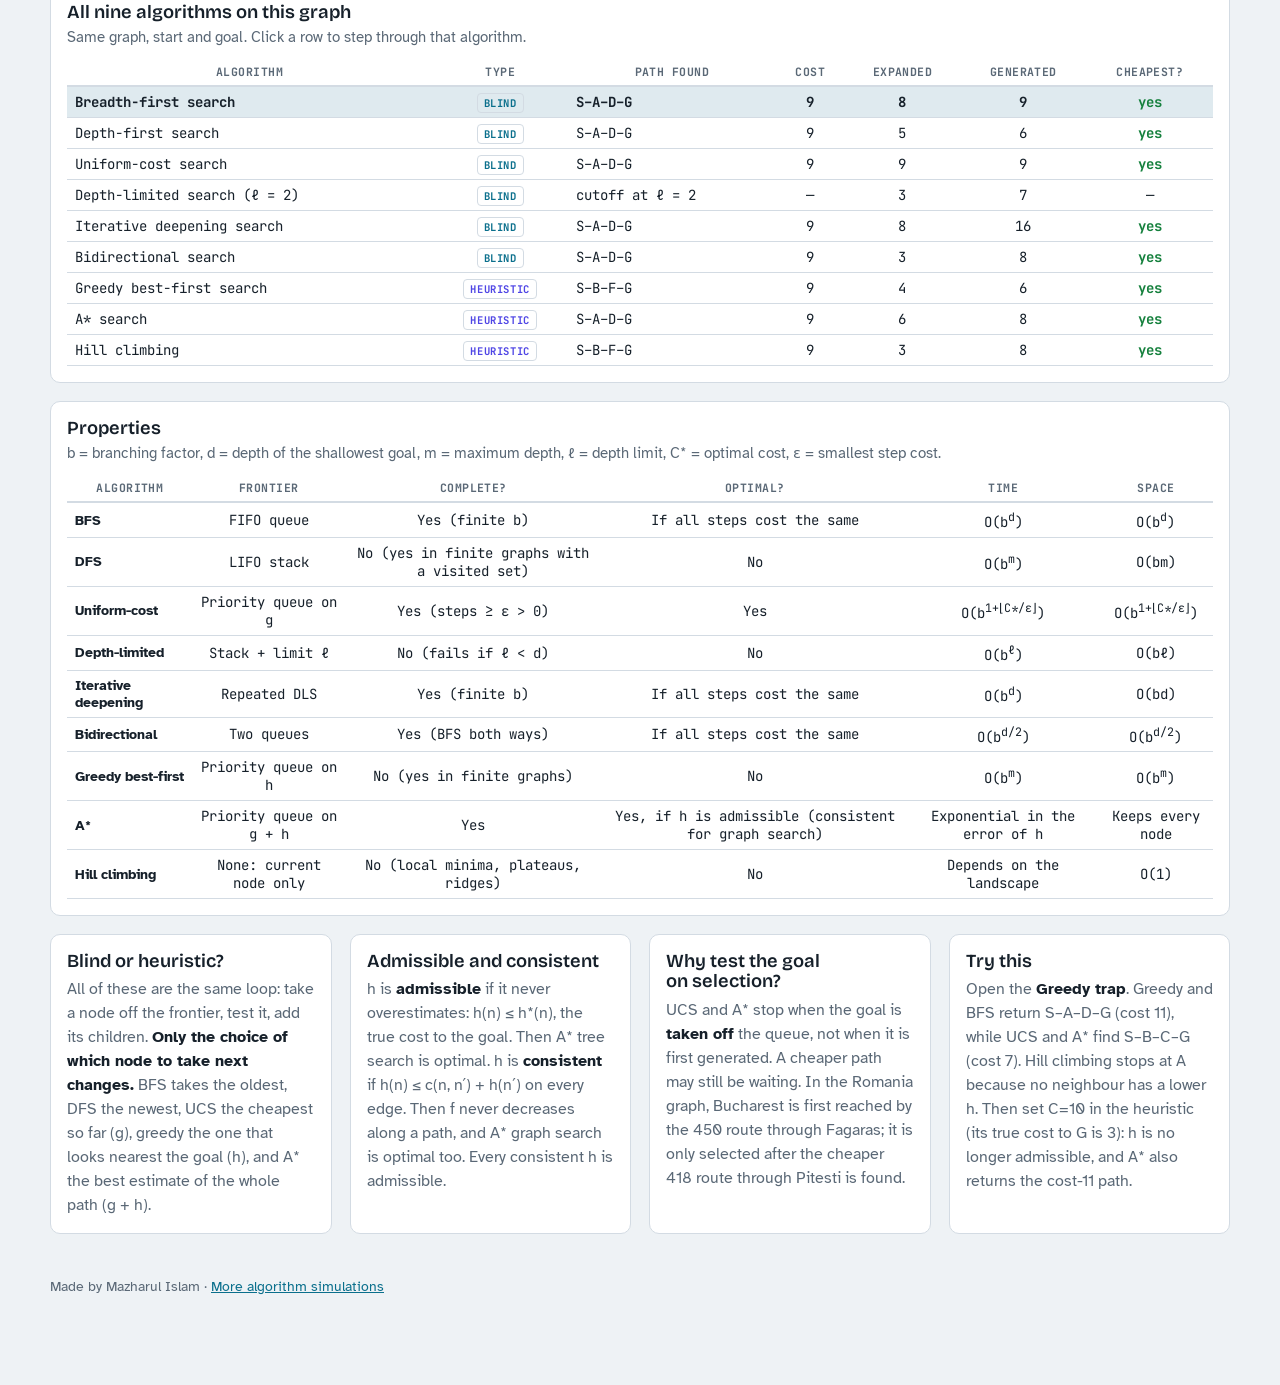
<file: search/index.html>
<!doctype html>
<html lang="en">
<head>
<meta charset="utf-8">
<meta name="viewport" content="width=device-width, initial-scale=1, viewport-fit=cover">
<meta name="description" content="Interactive step-by-step search algorithms: blind search (BFS, DFS, uniform-cost, depth-limited, iterative deepening, bidirectional) and heuristic search (greedy best-first, A*, hill climbing) on a weighted graph.">
<style>html{color-scheme:light}body{margin:0}img{max-width:100%}[hidden]{display:none!important}</style>
<title>Search Algorithms Simulator</title>
<link rel="preconnect" href="https://fonts.googleapis.com">
<link rel="preconnect" href="https://fonts.gstatic.com" crossorigin>
<link rel="stylesheet" href="https://fonts.googleapis.com/css2?family=Atkinson+Hyperlegible:wght@400;700&family=Bricolage+Grotesque:opsz,wght@12..96,600;12..96,800&family=JetBrains+Mono:wght@400;600;700&display=swap">
<link rel="stylesheet" href="../assets/sim.css">
<style>
/* algorithm picker */
.picker{display:flex; flex-wrap:wrap; gap:10px 22px; padding:14px 16px}
.pgroup{display:flex; flex-direction:column; gap:6px; min-width:0}
.pgroup .lab{font:700 .7rem/1 var(--f-mono); letter-spacing:.08em; text-transform:uppercase; color:var(--muted)}
.pgroup .btns{display:flex; flex-wrap:wrap; gap:6px}
.chipbtn{font:600 .88rem var(--f-body); color:var(--ink); padding:5px 12px; border:1px solid var(--line); border-radius:999px; background:var(--surface); cursor:pointer}
.chipbtn:hover{border-color:var(--accent)}
.chipbtn[aria-pressed="true"]{background:var(--accent); border-color:var(--accent); color:var(--accent-ink)}
.pgroup.heur .chipbtn[aria-pressed="true"]{background:var(--src); border-color:var(--src); color:var(--surface)}
#inLim{width:72px}
details.edit{flex-basis:100%; border-top:1px solid var(--line); padding-top:10px}
details.edit summary{cursor:pointer; font:700 .85rem var(--f-body); color:var(--accent)}
.editgrid{display:grid; grid-template-columns:minmax(0,1fr) minmax(0,1fr); gap:12px; margin-top:10px}
@media (max-width:700px){ .editgrid{grid-template-columns:minmax(0,1fr)} }
textarea{font:14px/1.5 var(--f-mono); color:var(--ink); background:var(--bg); border:1px solid var(--line); border-radius:6px; padding:8px 10px; width:100%; resize:vertical}
.hint{font-size:.82rem; color:var(--muted); margin:4px 0 0}
.check{display:flex; align-items:center; gap:8px; font-size:.9rem; color:var(--ink)}

/* graph */
.gwrap{border:1px solid var(--line); border-radius:8px; background:var(--bg)}
svg.g{display:block; width:100%; height:auto}
.ed line{stroke:var(--line); stroke-width:2.2; transition:stroke .25s}
.ed.tr line{stroke:var(--accent); stroke-width:3.2}
.ed.trb line{stroke:var(--src); stroke-width:3.2}
.ed.ev line{stroke:var(--read); stroke-width:2.6; stroke-dasharray:6 4}
.ed.pth line{stroke:var(--inc); stroke-width:5.5}
.ed rect{fill:var(--bg)}
.ed text{font:600 12px var(--f-mono); fill:var(--muted); text-anchor:middle; dominant-baseline:central}
.ed.pth text{fill:var(--inc)}
.arrowhead{fill:var(--muted)}
.nd circle.c{fill:var(--surface); stroke:var(--muted); stroke-width:2; transition:fill .25s, stroke .25s}
.nd text.n{font:700 13px var(--f-mono); fill:var(--ink); text-anchor:middle; dominant-baseline:central}
.nd text.hv{font:600 11px var(--f-mono); fill:var(--muted); text-anchor:middle}
.nd text.tag{font:700 10px var(--f-mono); letter-spacing:.06em; fill:var(--accent); text-anchor:middle}
.nd circle.ring{fill:none; stroke:var(--inc); stroke-width:2}
.nd.front circle.c{fill:color-mix(in oklab,var(--read) 30%,var(--surface)); stroke:var(--read)}
.nd.frontB circle.c{fill:color-mix(in oklab,var(--src) 26%,var(--surface)); stroke:var(--src)}
.nd.closed circle.c{fill:color-mix(in oklab,var(--muted) 26%,var(--surface)); stroke:var(--muted)}
.nd.closedB circle.c{fill:color-mix(in oklab,var(--src) 14%,var(--surface)); stroke:var(--src); stroke-dasharray:4 3}
.nd.eval circle.c{fill:color-mix(in oklab,var(--read) 18%,var(--surface)); stroke:var(--read); stroke-dasharray:4 3}
.nd.cur circle.c{fill:var(--accent); stroke:var(--accent)}
.nd.cur text.n{fill:var(--accent-ink)}
.nd.path circle.c{fill:color-mix(in oklab,var(--inc) 32%,var(--surface)); stroke:var(--inc); stroke-width:3}
.nd.cut circle.c{stroke:var(--dec); stroke-dasharray:4 3}
.nd.fail circle.c{stroke:var(--dec)}
.nd.gone{opacity:.32}

/* lists */
.lists{display:grid; grid-template-columns:minmax(0,1fr) minmax(0,1fr); gap:12px 18px}
@media (max-width:640px){ .lists{grid-template-columns:minmax(0,1fr)} }
.lists h3{font:700 .7rem/1 var(--f-mono); letter-spacing:.08em; text-transform:uppercase; color:var(--muted); margin:0 0 6px}
.chips{display:flex; flex-wrap:wrap; gap:5px; list-style:none; margin:0; padding:0; min-height:30px}
.chips li{font:700 .85rem var(--f-mono); padding:3px 9px; border-radius:6px; border:2px solid var(--line); background:var(--surface); display:flex; align-items:baseline; gap:5px}
.chips li small{font:600 .7rem var(--f-mono); color:var(--muted)}
.chips.fr li{border-color:var(--read); background:color-mix(in oklab,var(--read) 16%,var(--surface))}
.chips.fr li.b{border-color:var(--src); background:color-mix(in oklab,var(--src) 14%,var(--surface))}
.chips.fr li.next{box-shadow:0 0 0 3px color-mix(in oklab,var(--accent) 35%,transparent); border-color:var(--accent)}
.chips.cl li{border-color:var(--line); background:color-mix(in oklab,var(--muted) 14%,var(--surface))}
.chips .none{font:400 .88rem var(--f-body); color:var(--muted); border:0; background:none; padding:3px 0}

/* search tree */
svg.t{display:block}
.tn circle{fill:var(--surface); stroke:var(--muted); stroke-width:2}
.tn text.n{font:700 12px var(--f-mono); fill:var(--ink); text-anchor:middle; dominant-baseline:central}
.tn text.v{font:600 10px var(--f-mono); fill:var(--muted); text-anchor:middle}
.tn.front circle{fill:color-mix(in oklab,var(--read) 30%,var(--surface)); stroke:var(--read)}
.tn.b.front circle{fill:color-mix(in oklab,var(--src) 26%,var(--surface)); stroke:var(--src)}
.tn.closed circle{fill:color-mix(in oklab,var(--muted) 26%,var(--surface))}
.tn.cur circle{fill:var(--accent); stroke:var(--accent)} .tn.cur text.n{fill:var(--accent-ink)}
.tn.path circle{fill:color-mix(in oklab,var(--inc) 32%,var(--surface)); stroke:var(--inc); stroke-width:3}
.tn.cut circle{stroke:var(--dec); stroke-dasharray:3 3}
.tn.fail circle{stroke:var(--dec)}
.tn.eval circle{fill:color-mix(in oklab,var(--read) 18%,var(--surface)); stroke:var(--read); stroke-dasharray:3 3}
.tn.gone{opacity:.32}
.te{stroke:var(--line); stroke-width:2}
.te.path{stroke:var(--inc); stroke-width:3.5}
.tempty-msg{color:var(--muted); font-size:.9rem; margin:0}

/* side */
.hcheck{padding:14px 16px}
.hcheck h2{padding:0 0 8px}
.hcheck p{margin:4px 0; font-size:.9rem}
.ok{color:var(--inc); font-weight:700} .bad{color:var(--dec); font-weight:700}
.htab{min-width:0; font-size:12.5px; margin-top:8px}
.htab td,.htab th{padding:3px 4px}
.code ol{font-size:12.6px}
.code li{white-space:pre-wrap; padding-left:3.2em; text-indent:-3.2em}
.code li::before{width:2.4em; padding-right:.8em; text-indent:0}
.code .proc{font:700 .72rem var(--f-mono); letter-spacing:.06em; color:var(--muted); padding:8px 16px 2px; list-style:none; counter-increment:none; white-space:normal}
.code .proc::before{content:none}

/* compare */
tr.cmp-row{cursor:pointer}
tr.cmp-row:hover td{background:color-mix(in oklab,var(--accent) 6%,var(--surface))}
tr.cmp-row.sel td{background:color-mix(in oklab,var(--accent) 14%,var(--surface)); font-weight:700}
td.l{text-align:left}
.yes{color:var(--inc); font-weight:700} .no{color:var(--dec); font-weight:700}
.kind{font:700 .66rem var(--f-mono); letter-spacing:.06em; text-transform:uppercase; padding:2px 6px; border-radius:4px; border:1px solid var(--line)}
.kind.blind{color:var(--accent)} .kind.heur{color:var(--src)}
.ptable{min-width:620px}
.ptable td:first-child{text-align:left; font-family:var(--f-body); font-weight:700}
</style>
</head>
<body>
<div class="wrap">
  <header>
    <p class="eyebrow">Algorithms · Search · Blind and heuristic</p>
    <h1>Search algorithms, step by step</h1>
    <p class="lede">Find a path from a start node to a goal node. <b>Blind</b> (uninformed) search uses only the graph: the order it expands nodes in is its whole strategy. <b>Heuristic</b> (informed) search also uses h(n), an estimate of the distance left to the goal. Watch the frontier, the explored set and the search tree grow one step at a time.</p>
    <nav class="sortnav" aria-label="Simulations">
      <a href="../">All simulations</a>
      <a href="../search/" aria-current="page">Search</a>
      <a href="../shortest-path/">Shortest paths</a>
      <a href="../mst/">MST</a>
      <a href="../string-matching/">String matching</a>
      <a href="../prefix-sum/">Prefix sums</a>
      <a href="../dynamic-programming/">Dynamic programming</a>
      <a href="../n-queens/">N-Queens</a>
      <a href="../tsp/">Travelling salesman</a>
      <a href="../game-theory/">Game theory</a>
    </nav>
  </header>

  <section class="card picker" aria-label="Algorithm">
    <div class="pgroup blind"><span class="lab">Blind (uninformed)</span><div class="btns" id="pBlind"></div></div>
    <div class="pgroup heur"><span class="lab">Heuristic (informed)</span><div class="btns" id="pHeur"></div></div>
  </section>

  <form class="card setup" id="setup" autocomplete="off">
    <div class="field"><label for="inPre">Graph</label>
      <select id="inPre">
        <option value="lec">Lecture graph (S to G)</option>
        <option value="trap">Greedy trap</option>
        <option value="rom">Romania (Arad to Bucharest)</option>
        <option value="custom" hidden>Custom (edited)</option>
      </select></div>
    <div class="field"><label for="inS">Start</label><select id="inS"></select></div>
    <div class="field"><label for="inG">Goal</label><select id="inG"></select></div>
    <div class="field" id="fLim"><label for="inLim">Depth limit ℓ</label><input type="number" id="inLim" min="0" max="15" value="2"></div>
    <div class="field" id="fEarly"><label for="inEarly">Goal test</label>
      <select id="inEarly"><option value="0">When taken out (lecture)</option><option value="1">When generated</option></select></div>
    <label class="check"><input type="checkbox" id="inDir"> One-way edges (A B means A → B)</label>
    <details class="edit" id="edit">
      <summary>Edit the graph and the heuristic</summary>
      <div class="editgrid">
        <div class="field"><label for="inE">Edges: one per line, “from to cost”</label><textarea id="inE" rows="7" spellcheck="false"></textarea>
          <p class="hint">Up to 16 nodes and 30 edges. Names are 1–4 letters or digits. Children are always tried in alphabetical order.</p></div>
        <div class="field"><label for="inH">Heuristic h(n): NAME=value</label><textarea id="inH" rows="4" spellcheck="false"></textarea>
          <p class="hint">Only the heuristic algorithms use h. A node with no value gets h = 0. The panel on the right says whether h is admissible and consistent.</p>
          <div style="margin-top:10px"><button class="btn primary" type="submit">Apply</button></div></div>
      </div>
    </details>
    <p class="err" id="err" role="alert"></p>
  </form>

  <div class="stage">
    <section class="card viz" aria-live="polite">
      <div class="msg" id="msg"></div>
      <div class="arr">
        <div class="arr-head"><h2>Graph<span id="gNote">edge labels are step costs</span></h2></div>
        <div class="gwrap"><svg class="g" id="gSvg" role="img" aria-label="Search graph"></svg></div>
      </div>
      <div class="legend" id="legend"></div>
      <div class="lists">
        <div><h3 id="frName">Frontier</h3><ul class="chips fr" id="front"></ul></div>
        <div><h3 id="clName">Explored</h3><ul class="chips cl" id="closed"></ul></div>
      </div>
      <div class="arr">
        <div class="arr-head"><h2>Search tree<span id="tNote">every node generated, with its parent</span></h2></div>
        <div class="scroll" id="tScroll"><svg class="t" id="tSvg" role="img" aria-label="Search tree"></svg></div>
      </div>
    </section>

    <aside class="side">
      <section class="card code">
        <h2>Pseudocode</h2>
        <ol id="code"></ol>
      </section>
      <section class="card vars">
        <h2>Variables</h2>
        <dl id="vars"></dl>
        <dl class="stats" id="stats"></dl>
        <p class="stat-note" id="statNote"></p>
      </section>
      <section class="card hcheck" id="hcheck">
        <h2>Is h a good heuristic?</h2>
        <div id="hBody"></div>
      </section>
    </aside>
  </div>

  <section class="card trace">
    <h2>Trace</h2>
    <p id="traceNote">One row per expansion, in the same form as the lecture tables.</p>
    <div class="tscroll"><table>
      <thead><tr id="thead"></tr></thead>
      <tbody id="tbody"></tbody>
    </table></div>
  </section>

  <section class="card trace">
    <h2>All nine algorithms on this graph</h2>
    <p>Same graph, start and goal. Click a row to step through that algorithm.</p>
    <div class="tscroll"><table>
      <thead><tr><th>Algorithm</th><th>Type</th><th>Path found</th><th>Cost</th><th>Expanded</th><th>Generated</th><th>Cheapest?</th></tr></thead>
      <tbody id="cmpBody"></tbody>
    </table></div>
  </section>

  <section class="card trace">
    <h2>Properties</h2>
    <p>b = branching factor, d = depth of the shallowest goal, m = maximum depth, ℓ = depth limit, C* = optimal cost, ε = smallest step cost.</p>
    <div class="tscroll"><table class="ptable">
      <thead><tr><th>Algorithm</th><th>Frontier</th><th>Complete?</th><th>Optimal?</th><th>Time</th><th>Space</th></tr></thead>
      <tbody>
        <tr><td>BFS</td><td>FIFO queue</td><td>Yes (finite b)</td><td>If all steps cost the same</td><td>O(b<sup>d</sup>)</td><td>O(b<sup>d</sup>)</td></tr>
        <tr><td>DFS</td><td>LIFO stack</td><td>No (yes in finite graphs with a visited set)</td><td>No</td><td>O(b<sup>m</sup>)</td><td>O(bm)</td></tr>
        <tr><td>Uniform-cost</td><td>Priority queue on g</td><td>Yes (steps ≥ ε &gt; 0)</td><td>Yes</td><td>O(b<sup>1+⌊C*/ε⌋</sup>)</td><td>O(b<sup>1+⌊C*/ε⌋</sup>)</td></tr>
        <tr><td>Depth-limited</td><td>Stack + limit ℓ</td><td>No (fails if ℓ &lt; d)</td><td>No</td><td>O(b<sup>ℓ</sup>)</td><td>O(bℓ)</td></tr>
        <tr><td>Iterative deepening</td><td>Repeated DLS</td><td>Yes (finite b)</td><td>If all steps cost the same</td><td>O(b<sup>d</sup>)</td><td>O(bd)</td></tr>
        <tr><td>Bidirectional</td><td>Two queues</td><td>Yes (BFS both ways)</td><td>If all steps cost the same</td><td>O(b<sup>d/2</sup>)</td><td>O(b<sup>d/2</sup>)</td></tr>
        <tr><td>Greedy best-first</td><td>Priority queue on h</td><td>No (yes in finite graphs)</td><td>No</td><td>O(b<sup>m</sup>)</td><td>O(b<sup>m</sup>)</td></tr>
        <tr><td>A*</td><td>Priority queue on g + h</td><td>Yes</td><td>Yes, if h is admissible (consistent for graph search)</td><td>Exponential in the error of h</td><td>Keeps every node</td></tr>
        <tr><td>Hill climbing</td><td>None: current node only</td><td>No (local minima, plateaus, ridges)</td><td>No</td><td>Depends on the landscape</td><td>O(1)</td></tr>
      </tbody>
    </table></div>
  </section>

  <section class="notes">
    <div class="card"><h2>Blind or heuristic?</h2><p>All of these are the same loop: take a node off the frontier, test it, add its children. <strong>Only the choice of which node to take next changes.</strong> BFS takes the oldest, DFS the newest, UCS the cheapest so far (g), greedy the one that looks nearest the goal (h), and A* the best estimate of the whole path (g + h).</p></div>
    <div class="card"><h2>Admissible and consistent</h2><p>h is <strong>admissible</strong> if it never overestimates: h(n) ≤ h*(n), the true cost to the goal. Then A* tree search is optimal. h is <strong>consistent</strong> if h(n) ≤ c(n, n′) + h(n′) on every edge. Then f never decreases along a path, and A* graph search is optimal too. Every consistent h is admissible.</p></div>
    <div class="card"><h2>Why test the goal on selection?</h2><p>UCS and A* stop when the goal is <strong>taken off</strong> the queue, not when it is first generated. A cheaper path may still be waiting. In the Romania graph, Bucharest is first reached by the 450 route through Fagaras; it is only selected after the cheaper 418 route through Pitesti is found.</p></div>
    <div class="card"><h2>Try this</h2><p>Open the <strong>Greedy trap</strong>. Greedy and BFS return S–A–D–G (cost 11), while UCS and A* find S–B–C–G (cost 7). Hill climbing stops at A because no neighbour has a lower h. Then set C=10 in the heuristic (its true cost to G is 3): h is no longer admissible, and A* also returns the cost-11 path.</p></div>
  </section>

  <footer class="site-foot">Made by Mazharul Islam · <a href="../">More algorithm simulations</a></footer>

  <div class="transport">
    <div class="inner">
      <div class="tbtns">
        <button class="tbtn" id="bFirst" aria-label="First step"><svg viewBox="0 0 24 24"><path d="M6 5h2v14H6zM20 5v14L9 12z"/></svg></button>
        <button class="tbtn" id="bPrev" aria-label="Previous step"><svg viewBox="0 0 24 24"><path d="M17 5v14L6 12z"/></svg></button>
        <button class="tbtn play" id="bPlay" aria-label="Play"><svg viewBox="0 0 24 24" id="playIcon"><path d="M7 5v14l12-7z"/></svg></button>
        <button class="tbtn" id="bNext" aria-label="Next step"><svg viewBox="0 0 24 24"><path d="M7 5v14l11-7z"/></svg></button>
        <button class="tbtn" id="bLast" aria-label="Last step"><svg viewBox="0 0 24 24"><path d="M16 5h2v14h-2zM4 5v14l11-7z"/></svg></button>
      </div>
      <div class="scrub"><input type="range" id="scrub" min="0" max="0" value="0" aria-label="Step"><span class="count" id="count"></span></div>
      <label class="speed" for="speed">Speed <input type="range" id="speed" min="1" max="5" value="3"></label>
      <span class="keys"><kbd>←</kbd> <kbd>→</kbd> step · <kbd>Space</kbd> play</span>
    </div>
  </div>
</div>

<script src="../assets/sim.js"></script>
<script src="engine.js"></script>
<script>
(function () {
  const $ = id => document.getElementById(id), E = window.SearchEngine;
  const esc = s => String(s).replace(/[&<>"]/g, c => ({ '&': '&amp;', '<': '&lt;', '>': '&gt;', '"': '&quot;' }[c]));

  // presets: edges, heuristic, start, goal, positions (x right, y up)
  const PRESETS = {
    lec: { e: 'S A 1\nS B 4\nA C 2\nA D 5\nB E 2\nB F 3\nD G 3\nF G 2\nE H 1', h: 'S=7 A=6 B=4 C=7 D=2 E=5 F=1 G=0 H=6', s: 'S', g: 'G',
      pos: { S: [0, 0], A: [-3, -1.6], B: [3, -1.6], C: [-4.6, -3.2], D: [-1.5, -3.2], F: [1.5, -3.2], E: [4.6, -3.2], G: [0, -4.9], H: [4.6, -4.9] } },
    trap: { e: 'S A 3\nS B 2\nA D 6\nB C 2\nC G 3\nD G 2', h: 'S=5 A=2 B=5 C=3 D=2 G=0', s: 'S', g: 'G',
      pos: { S: [0, 0], A: [-2.6, -1.5], B: [2.6, -1.5], D: [-2.6, -3.3], C: [2.6, -3.3], G: [0, -4.8] } },
    rom: { e: 'Ara Zer 75\nAra Sib 140\nAra Tim 118\nZer Ora 71\nOra Sib 151\nTim Lug 111\nLug Meh 70\nMeh Dro 75\nDro Cra 120\nCra Rim 146\nCra Pit 138\nSib Fag 99\nSib Rim 80\nRim Pit 97\nFag Buc 211\nPit Buc 101',
      h: 'Ara=366 Buc=0 Cra=160 Dro=242 Fag=176 Lug=244 Meh=241 Ora=380 Pit=100 Rim=193 Sib=253 Tim=329 Zer=374', s: 'Ara', g: 'Buc',
      pos: { Ara: [91, 492], Buc: [400, 327], Cra: [253, 288], Dro: [165, 299], Fag: [305, 449], Lug: [165, 379], Meh: [168, 339], Ora: [131, 571], Pit: [320, 368], Rim: [233, 410], Sib: [207, 457], Tim: [94, 410], Zer: [108, 531] } }
  };
  const ORDER = ['bfs', 'dfs', 'ucs', 'dls', 'ids', 'bid', 'gbf', 'ast', 'hc'];

  let ALG = ORDER.includes(location.hash.slice(1)) ? location.hash.slice(1) : 'bfs';
  let PRE = 'lec', G = null, POS = {}, OPT = {}, RUN = null, NUM = {};

  // ---------- picker ----------
  function picker() {
    const btn = a => `<button type="button" class="chipbtn" data-alg="${a}" aria-pressed="${a === ALG}">${E.ALGS[a].short}</button>`;
    $('pBlind').innerHTML = ORDER.filter(a => E.ALGS[a].kind === 'blind').map(btn).join('');
    $('pHeur').innerHTML = ORDER.filter(a => E.ALGS[a].kind === 'heur').map(btn).join('');
  }
  document.querySelector('.picker').addEventListener('click', e => { const b = e.target.closest('[data-alg]'); if (b) setAlg(b.dataset.alg); });
  function setAlg(a) {
    ALG = a; picker();
    try { history.replaceState(null, '', '#' + a); } catch (_) {}
    load();
  }

  // ---------- layout ----------
  function layout() {
    const pre = PRESETS[PRE], P = {};
    if (pre && G.nodes.every(n => pre.pos[n])) { G.nodes.forEach(n => P[n] = [pre.pos[n][0], -pre.pos[n][1]]); return P; }
    // layered layout: breadth-first depth from the start, ignoring direction
    const start = $('inS').value || G.nodes[0], depth = {}, q = [start]; depth[start] = 0;
    const und = n => G.adj[n].map(x => x.v).concat(G.radj[n].map(x => x.v));
    while (q.length) { const u = q.shift(); und(u).forEach(v => { if (!(v in depth)) { depth[v] = depth[u] + 1; q.push(v); } }); }
    let maxD = Math.max(0, ...Object.values(depth));
    G.nodes.forEach(n => { if (!(n in depth)) depth[n] = ++maxD; });
    const layers = {};
    G.nodes.forEach(n => (layers[depth[n]] = layers[depth[n]] || []).push(n));
    Object.keys(layers).forEach(d => { const L = layers[d].sort(); L.forEach((n, i) => P[n] = [(i - (L.length - 1) / 2) * 2.4, d * 1.7]); });
    return P;
  }
  function fit(P) {
    const xs = Object.values(P).map(p => p[0]), ys = Object.values(P).map(p => p[1]);
    const minX = Math.min(...xs), maxX = Math.max(...xs), minY = Math.min(...ys), maxY = Math.max(...ys);
    const W = 680, pad = 44, dx = Math.max(maxX - minX, 1e-6), dy = Math.max(maxY - minY, 1e-6);
    const sc = Math.min((W - 2 * pad) / dx, 380 / dy);
    const H = Math.round(dy * sc + 2 * pad + 10), offX = (W - dx * sc) / 2;
    const out = {};
    Object.keys(P).forEach(n => out[n] = [offX + (P[n][0] - minX) * sc, pad + 6 + (P[n][1] - minY) * sc]);
    return { pos: out, W, H };
  }

  // ---------- rendering ----------
  const heur = () => E.ALGS[ALG].kind === 'heur';
  const ekey = (a, b) => G.directed ? `${a}>${b}` : [a, b].sort().join('|');

  function nodeClass(s, n) {
    if (s.path && s.path.includes(n)) return 'path';
    if (s.cur === n) return 'cur';
    const f = s.front.find(x => x.s === n);
    if (f) return f.st === 'eval' ? 'eval' : f.side === 'b' ? 'frontB' : 'front';
    if (s.closed.includes(n)) return 'closed';
    if (s.closedB.includes(n)) return 'closedB';
    const t = s.tree.filter(x => x.s === n);
    if (t.some(x => x.st === 'cut')) return 'cut';
    return '';
  }

  function renderGraph(s) {
    const { pos, W, H } = POS, R = 19, ecls = {};
    s.tree.forEach(x => {
      if (x.p === null || x.st === 'gone') return;
      const p = s.tree[x.p], k = ekey(p.s, x.s);
      ecls[k] = x.st === 'eval' ? 'ev' : x.side === 'b' ? 'trb' : 'tr';
    });
    if (s.path) for (let i = 1; i < s.path.length; i++) ecls[ekey(s.path[i - 1], s.path[i])] = 'pth';
    let out = `<defs><marker id="ah" viewBox="0 0 10 10" refX="9" refY="5" markerWidth="7" markerHeight="7" orient="auto-start-reverse"><path class="arrowhead" d="M0 0L10 5L0 10z"/></marker></defs>`;
    G.edges.forEach(({ a, b, c }) => {
      const [x1, y1] = pos[a], [x2, y2] = pos[b], L = Math.hypot(x2 - x1, y2 - y1) || 1, ux = (x2 - x1) / L, uy = (y2 - y1) / L;
      const sx = x1 + ux * R, sy = y1 + uy * R, tx = x2 - ux * (R + (G.directed ? 3 : 0)), ty = y2 - uy * (R + (G.directed ? 3 : 0));
      const mx = (x1 + x2) / 2, my = (y1 + y2) / 2, w = String(c).length * 7.4 + 8;
      out += `<g class="ed ${ecls[ekey(a, b)] || ''}"><line x1="${sx}" y1="${sy}" x2="${tx}" y2="${ty}"${G.directed ? ' marker-end="url(#ah)"' : ''}/>` +
        `<rect x="${mx - w / 2}" y="${my - 8}" width="${w}" height="16" rx="4"/><text x="${mx}" y="${my}">${c}</text></g>`;
    });
    const S = $('inS').value, T = $('inG').value;
    G.nodes.forEach(n => {
      const [x, y] = pos[n];
      out += `<g class="nd ${nodeClass(s, n)}">` + (n === T ? `<circle class="ring" cx="${x}" cy="${y}" r="${R + 4.5}"/>` : '') +
        `<circle class="c" cx="${x}" cy="${y}" r="${R}"/><text class="n" x="${x}" y="${y}">${esc(n)}</text>` +
        (n === S ? `<text class="tag" x="${x}" y="${y - R - 7}">START</text>` : n === T ? `<text class="tag" x="${x}" y="${y - R - 9}" style="fill:var(--inc)">GOAL</text>` : '') +
        (heur() ? `<text class="hv" x="${x}" y="${y + R + 14}">h=${G.h[n] || 0}</text>` : '') + `</g>`;
    });
    $('gSvg').setAttribute('viewBox', `0 0 ${W} ${H}`);
    $('gSvg').innerHTML = out;
  }

  const chipVal = x => {
    if (ALG === 'ucs') return `g=${x.g}`;
    if (ALG === 'gbf' || ALG === 'hc') return `h=${x.h}`;
    if (ALG === 'ast') return `${x.g}+${x.h}=${x.f}`;
    if (ALG === 'bid') return x.side === 'b' ? '←' : '→';
    return `d=${x.d}`;
  };
  function renderLists(s) {
    $('frName').textContent = s.frontName;
    const next = ['bfs', 'dfs', 'ucs', 'gbf', 'ast'].includes(ALG) && !s.final;
    $('front').innerHTML = s.front.length
      ? s.front.map((x, i) => `<li class="${x.side === 'b' ? 'b' : ''} ${next && i === 0 ? 'next' : ''}">${esc(x.s)}<small>${chipVal(x)}</small></li>`).join('')
      : `<li class="none">empty</li>`;
    const cl = ALG === 'bid' ? s.closed.map(n => `${n} →`).concat(s.closedB.map(n => `${n} ←`)) : s.closed;
    $('clName').textContent = ALG === 'dfs' ? 'Visited' : ALG === 'gbf' || ALG === 'ast' ? 'CLOSED' : ALG === 'dls' || ALG === 'ids' ? 'Visited in this iteration' : ALG === 'hc' ? 'Path taken' : 'Explored';
    const shown = ALG === 'hc' ? s.tree.filter(x => x.st === 'closed' || x.st === 'cur' || x.st === 'path').map(x => x.s) : cl;
    $('closed').innerHTML = shown.length ? shown.map(n => `<li>${esc(n)}</li>`).join('') : `<li class="none">none yet</li>`;
  }

  function renderTree(s) {
    const T = s.tree;
    if (!T.length) { $('tSvg').innerHTML = ''; $('tSvg').setAttribute('width', 0); $('tSvg').setAttribute('height', 0); return; }
    const kids = {}, roots = [];
    T.forEach(x => { if (x.p === null) roots.push(x); else (kids[x.p] = kids[x.p] || []).push(x); });
    const X = {}, gap = 44, lev = 62;
    let leaf = 0, maxD = 0;
    const place = x => {
      maxD = Math.max(maxD, x.d);
      const ch = kids[x.id] || [];
      if (!ch.length) { X[x.id] = leaf++ * gap; return; }
      ch.forEach(place);
      X[x.id] = (X[ch[0].id] + X[ch[ch.length - 1].id]) / 2;
    };
    roots.forEach((r, i) => { if (i) leaf += 0.6; place(r); });
    const W = Math.max(1, leaf) * gap + 20, H = (maxD + 1) * lev + 16;
    const px = x => X[x.id] + 32, py = x => x.d * lev + 26;
    let out = '';
    T.forEach(x => { if (x.p !== null) { const p = T[x.p]; out += `<line class="te ${x.st === 'path' && p.st === 'path' ? 'path' : ''}" x1="${px(p)}" y1="${py(p) + 15}" x2="${px(x)}" y2="${py(x) - 15}" style="${x.st === 'gone' ? 'opacity:.32' : ''}"/>`; } });
    const val = x => ALG === 'ucs' ? `g=${x.g}` : ALG === 'ast' ? `f=${x.f}` : ALG === 'gbf' || ALG === 'hc' ? `h=${x.h}` : ALG === 'bid' ? (x.side === 'b' ? '←' : '→') : `d=${x.d}`;
    T.forEach(x => {
      out += `<g class="tn ${x.st} ${x.side === 'b' ? 'b' : ''}"><circle cx="${px(x)}" cy="${py(x)}" r="15"/><text class="n" x="${px(x)}" y="${py(x)}">${esc(x.s)}</text><text class="v" x="${px(x)}" y="${py(x) + 27}">${val(x)}</text></g>`;
    });
    const svg = $('tSvg');
    svg.setAttribute('width', W + 24); svg.setAttribute('height', H); svg.setAttribute('viewBox', `0 0 ${W + 24} ${H}`);
    svg.innerHTML = out;
  }

  function render(s) {
    $('msg').innerHTML = s.msg;
    renderGraph(s); renderLists(s); renderTree(s);
    const vk = Object.keys(s.vars);
    $('vars').innerHTML = (vk.length ? vk.map(k => `<div><dt>${k}</dt><dd>${esc(s.vars[k])}</dd></div>`).join('') : '') +
      `<div><dt>start → goal</dt><dd>${esc($('inS').value)} → ${esc($('inG').value)}</dd></div>` +
      (ALG === 'dls' ? `<div><dt>limit ℓ</dt><dd>${$('inLim').value}</dd></div>` : '');
    $('stats').innerHTML = `<div><dt>expanded</dt><dd>${s.st.exp}</dd></div><div><dt>generated</dt><dd>${s.st.gen}</dd></div><div><dt>max frontier</dt><dd>${s.st.maxF}</dd></div>`;
    const H = RUN.header;
    $('thead').innerHTML = H.map(h => `<th>${h}</th>`).join('');
    $('tbody').innerHTML = s.rows.length
      ? s.rows.map((r, i) => `<tr class="${i === s.rows.length - 1 ? 'last' : ''}">${r.map((c, j) => `<td class="${j > 0 ? 'l' : ''}">${esc(c)}</td>`).join('')}</tr>`).join('')
      : `<tr class="tempty"><td colspan="${H.length}">Rows appear as the search runs.</td></tr>`;
  }

  function legend() {
    const sw = (style, t) => `<span><i style="${style}"></i>${t}</span>`;
    const front = ALG === 'dls' || ALG === 'ids' ? 'on the current path' : ALG === 'hc' ? 'neighbour being compared' : ALG === 'bid' ? 'forward frontier' : 'on the frontier';
    let h = sw('border-color:var(--accent);background:var(--accent)', 'current node') +
      sw('border-color:var(--read);background:color-mix(in oklab,var(--read) 30%,var(--surface))', front);
    if (ALG === 'bid') h += sw('border-color:var(--src);background:color-mix(in oklab,var(--src) 26%,var(--surface))', 'backward frontier');
    if (ALG !== 'hc') h += sw('border-color:var(--muted);background:color-mix(in oklab,var(--muted) 26%,var(--surface))', ALG === 'bid' ? 'expanded forward' : 'expanded');
    if (ALG === 'dls' || ALG === 'ids') h += sw('border-color:var(--dec);border-style:dashed', 'cut off at the limit');
    h += sw('border-color:var(--accent)', 'parent link') + sw('border-color:var(--inc);background:color-mix(in oklab,var(--inc) 32%,var(--surface))', 'solution path');
    $('legend').innerHTML = h;
  }

  function hcheck() {
    const show = heur();
    $('hcheck').hidden = !show;
    if (!show) return;
    const goal = $('inG').value, c = E.checkH(G, goal);
    const fmt = v => v === Infinity ? '∞' : v;
    let html = `<p>Admissible (h ≤ h*): ${c.admissible ? '<span class="ok">yes</span>' : '<span class="bad">no</span>'}${c.over.length ? ` — overestimates at ${c.over.map(o => `${o.n} (h ${o.h} > h* ${o.hs})`).join(', ')}` : ''}</p>` +
      `<p>Consistent (h(n) ≤ c + h(n′)): ${c.consistent ? '<span class="ok">yes</span>' : '<span class="bad">no</span>'}${c.incons.length ? ` — fails on ${c.incons.slice(0, 3).map(o => `${o.u}→${o.v}`).join(', ')}${c.incons.length > 3 ? '…' : ''}` : ''}</p>` +
      (c.goalZero ? '' : `<p class="bad">h(${esc(goal)}) should be 0 at the goal.</p>`) +
      (G.hMissing.length ? `<p>No value given for ${G.hMissing.map(esc).join(', ')}: using h = 0.</p>` : '');
    html += `<div class="tscroll"><table class="htab"><thead><tr><th>n</th>${G.nodes.map(n => `<th>${esc(n)}</th>`).join('')}</tr></thead><tbody>` +
      `<tr><td>h</td>${G.nodes.map(n => `<td>${G.h[n] || 0}</td>`).join('')}</tr>` +
      `<tr><td>h*</td>${G.nodes.map(n => `<td class="${(G.h[n] || 0) > c.hStar[n] ? 'bad' : ''}">${fmt(c.hStar[n])}</td>`).join('')}</tr></tbody></table></div>` +
      `<p class="hint">h* is the true cheapest cost from each node to the goal.</p>`;
    $('hBody').innerHTML = html;
  }

  function compare() {
    const o = opts(), opt = E.optimal(G, o.start, o.goal);
    $('cmpBody').innerHTML = ORDER.map(a => {
      const r = E.run(a, G, o).result, A = E.ALGS[a];
      const found = r.status === 'found';
      const best = found && opt && Math.abs(r.cost - opt.cost) < 1e-9;
      const what = found ? esc(r.path.join('–')) : r.status === 'stuck' ? 'stuck (no better neighbour)' : r.status === 'cutoff' ? `cutoff at ℓ = ${o.limit}` : r.status === 'too-many' ? 'too many steps' : 'no path';
      return `<tr class="cmp-row ${a === ALG ? 'sel' : ''}" data-alg="${a}" tabindex="0"><td class="l">${A.name}${a === 'dls' ? ` (ℓ = ${o.limit})` : ''}</td><td><span class="kind ${A.kind}">${A.kind === 'heur' ? 'heuristic' : 'blind'}</span></td>` +
        `<td class="l">${what}</td><td>${found ? r.cost : '—'}</td><td>${r.exp}</td><td>${r.gen}</td><td>${found ? (best ? '<span class="yes">yes</span>' : '<span class="no">no</span>') : '—'}</td></tr>`;
    }).join('');
  }
  $('cmpBody').addEventListener('click', e => { const r = e.target.closest('[data-alg]'); if (r) setAlg(r.dataset.alg); });
  $('cmpBody').addEventListener('keydown', e => { const r = e.target.closest('[data-alg]'); if (r && (e.key === 'Enter' || e.key === ' ')) { e.preventDefault(); setAlg(r.dataset.alg); } });

  function codeHTML(lines) {
    let n = 0; NUM = {};
    return lines.map(o => o.proc ? `<li class="proc">${o.proc}</li>` : (NUM[o.key] = ++n, `<li data-l="${n}">${o.text}</li>`)).join('');
  }

  const opts = () => ({ start: $('inS').value, goal: $('inG').value, limit: Math.max(0, Math.min(15, Math.floor(Number($('inLim').value) || 0))), early: $('inEarly').value === '1' });

  const player = Sim.start(render);
  function load() {
    $('fLim').hidden = ALG !== 'dls';
    $('fEarly').hidden = ALG !== 'bfs';
    $('gNote').textContent = heur() ? 'edge labels are step costs; h(n) under each node' : 'edge labels are step costs';
    $('tNote').textContent = ALG === 'dls' || ALG === 'ids' ? 'rebuilt from scratch in every iteration; no explored set, only the current path is checked'
      : ALG === 'hc' ? 'only the current node and its neighbours: nothing is kept for backtracking'
      : ALG === 'bid' ? 'two trees: forward from the start, backward from the goal' : 'every node generated, with its parent; faded nodes were replaced or skipped';
    $('traceNote').textContent = ALG === 'dls' || ALG === 'ids' ? 'One row per depth limit, as in the lecture IDS table.' : ALG === 'hc' ? 'One row per move.' : 'One row per expansion, in the same form as the lecture tables.';
    const o = opts();
    RUN = E.run(ALG, G, o);
    $('code').innerHTML = codeHTML(RUN.code);
    RUN.steps.forEach(s => { s.line = s.line.map(k => NUM[k]).filter(Boolean); });
    RUN.steps[0].msg = `<b>${E.ALGS[ALG].name}</b> from ${esc(o.start)} to ${esc(o.goal)}. ` + RUN.steps[0].msg;
    legend(); hcheck(); compare();
    player.load(RUN.steps);
  }

  // ---------- setup ----------
  function fillEnds(s, g) {
    const opt = G.nodes.slice().sort().map(n => `<option>${esc(n)}</option>`).join('');
    $('inS').innerHTML = opt; $('inG').innerHTML = opt;
    $('inS').value = G.nodes.includes(s) ? s : G.nodes[0];
    $('inG').value = G.nodes.includes(g) ? g : G.nodes[G.nodes.length - 1];
  }
  function parseAndLoad(keepEnds) {
    const r = E.parseGraph($('inE').value, $('inH').value, $('inDir').checked);
    if (r.error) { $('err').textContent = r.error; return false; }
    $('err').textContent = '';
    const s = keepEnds ? $('inS').value : (PRESETS[PRE] || {}).s, g = keepEnds ? $('inG').value : (PRESETS[PRE] || {}).g;
    G = r; fillEnds(s, g); POS = fit(layout());
    load(); return true;
  }
  function usePreset(p) {
    PRE = p; const P = PRESETS[p];
    $('inPre').value = p; $('inE').value = P.e; $('inH').value = P.h; $('inDir').checked = false;
    parseAndLoad(false);
  }
  $('inPre').onchange = () => { if (PRESETS[$('inPre').value]) usePreset($('inPre').value); };
  $('setup').addEventListener('submit', e => {
    e.preventDefault();
    const P = PRESETS[PRE];
    const edited = !P || $('inE').value.trim() !== P.e || $('inH').value.trim() !== P.h;
    if (edited) { $('inPre').value = 'custom'; }
    parseAndLoad(true);
  });
  $('inDir').onchange = () => parseAndLoad(true);
  $('inS').onchange = $('inG').onchange = () => { POS = fit(layout()); load(); };
  $('inLim').onchange = $('inEarly').onchange = load;

  picker();
  usePreset('lec');
})();
</script>
</body>
</html>
</file>
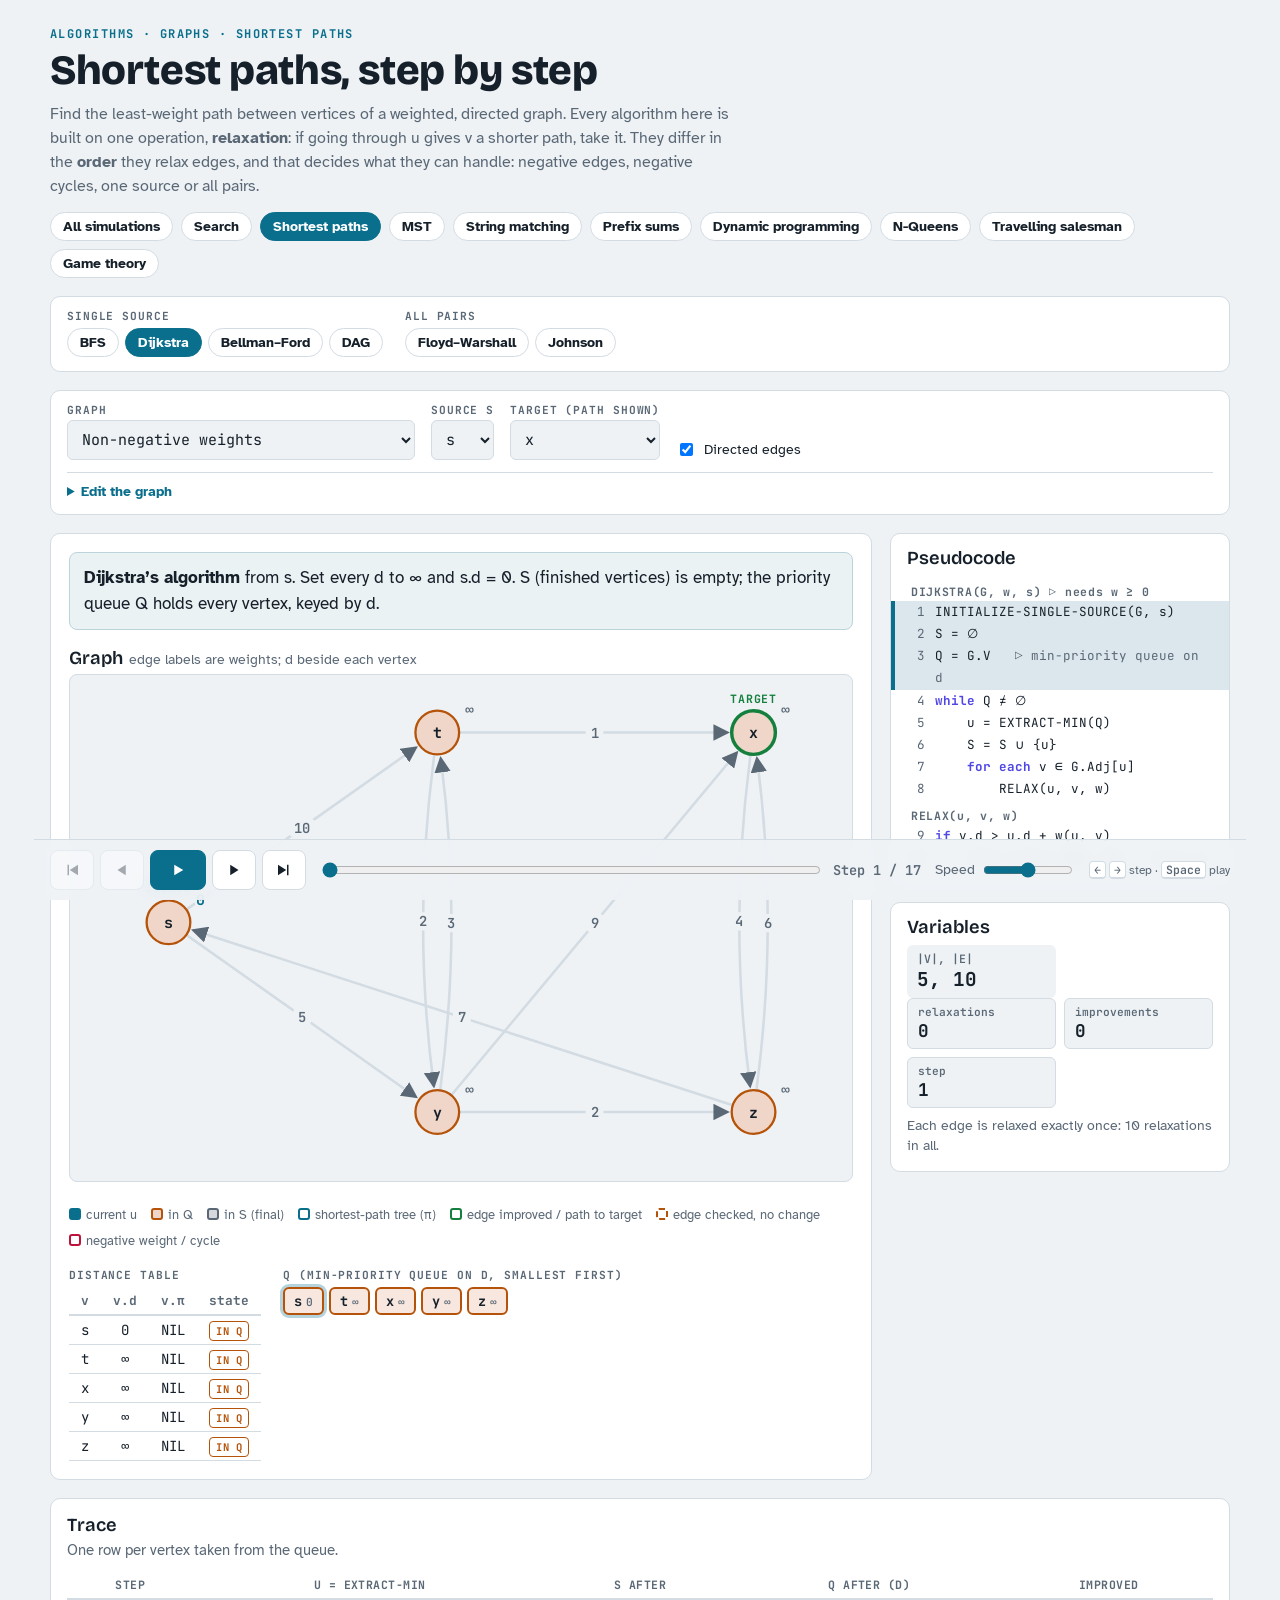
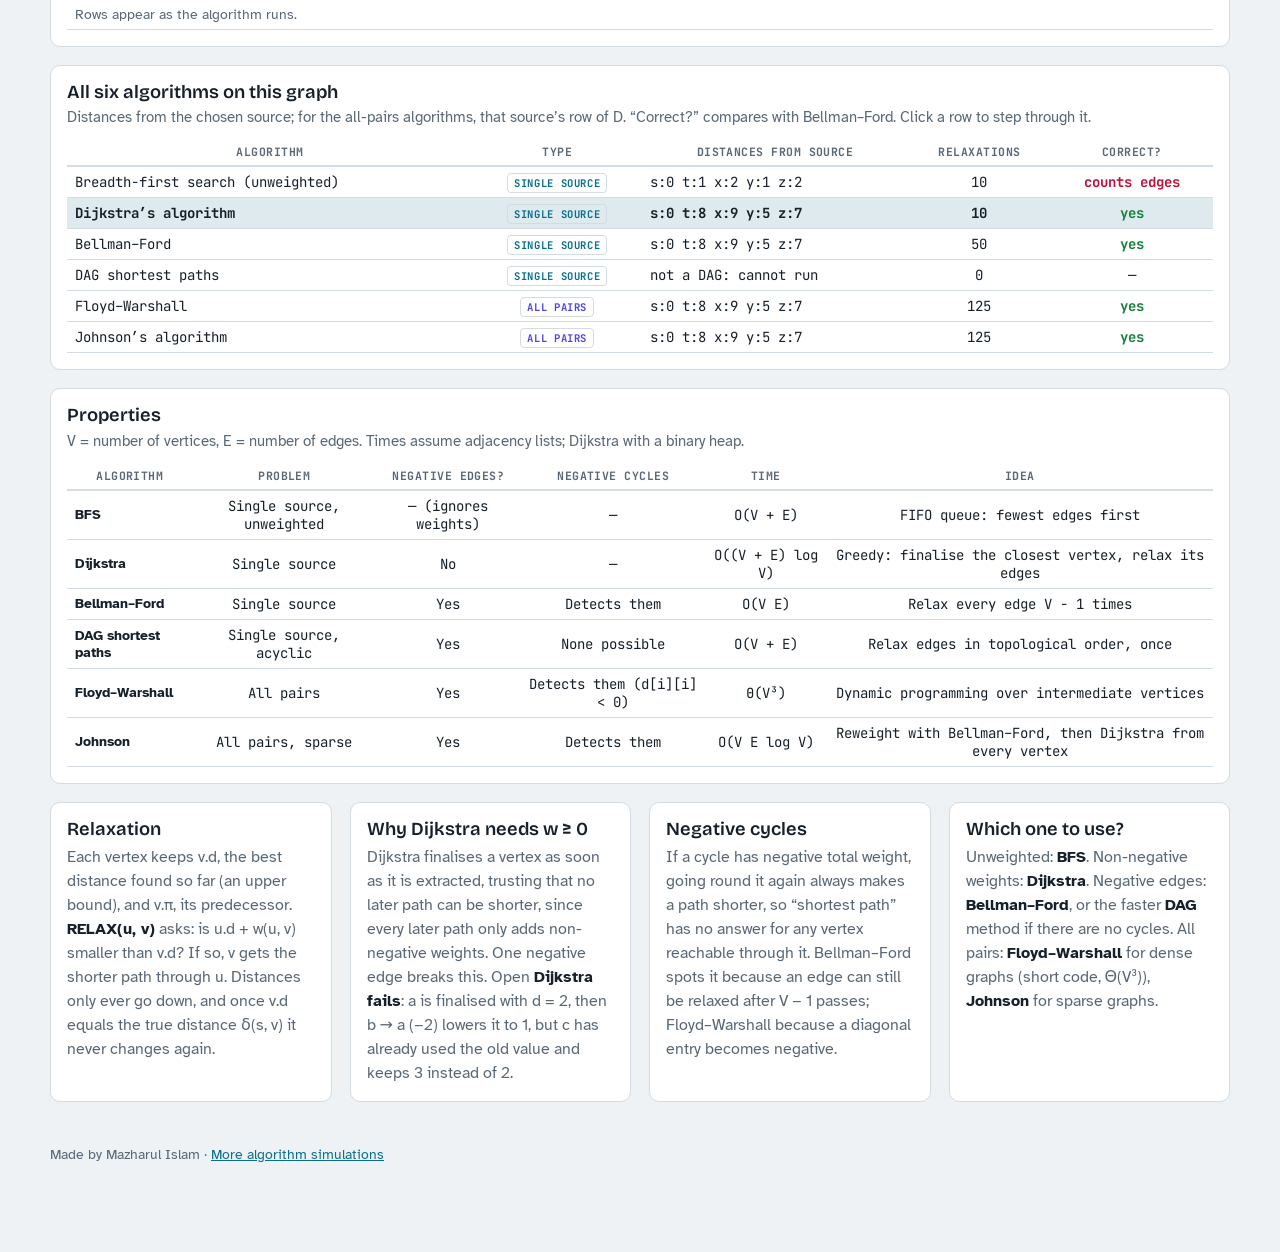
<file: shortest-path/index.html>
<!doctype html>
<html lang="en">
<head>
<meta charset="utf-8">
<meta name="viewport" content="width=device-width, initial-scale=1, viewport-fit=cover">
<meta name="description" content="Interactive step-by-step shortest-path algorithms: BFS, Dijkstra, Bellman–Ford, DAG shortest paths, Floyd–Warshall and Johnson, with relaxation, negative edges and negative cycles.">
<style>html{color-scheme:light}body{margin:0}img{max-width:100%}[hidden]{display:none!important}</style>
<title>Shortest Path Simulator</title>
<link rel="preconnect" href="https://fonts.googleapis.com">
<link rel="preconnect" href="https://fonts.gstatic.com" crossorigin>
<link rel="stylesheet" href="https://fonts.googleapis.com/css2?family=Atkinson+Hyperlegible:wght@400;700&family=Bricolage+Grotesque:opsz,wght@12..96,600;12..96,800&family=JetBrains+Mono:wght@400;600;700&display=swap">
<link rel="stylesheet" href="../assets/sim.css">
<style>
.picker{display:flex; flex-wrap:wrap; gap:10px 22px; padding:14px 16px}
.pgroup{display:flex; flex-direction:column; gap:6px; min-width:0}
.pgroup .lab{font:700 .7rem/1 var(--f-mono); letter-spacing:.08em; text-transform:uppercase; color:var(--muted)}
.pgroup .btns{display:flex; flex-wrap:wrap; gap:6px}
.chipbtn{font:600 .88rem var(--f-body); color:var(--ink); padding:5px 12px; border:1px solid var(--line); border-radius:999px; background:var(--surface); cursor:pointer}
.chipbtn:hover{border-color:var(--accent)}
.chipbtn[aria-pressed="true"]{background:var(--accent); border-color:var(--accent); color:var(--accent-ink)}
.pgroup.ap .chipbtn[aria-pressed="true"]{background:var(--src); border-color:var(--src); color:var(--surface)}
details.edit{flex-basis:100%; border-top:1px solid var(--line); padding-top:10px}
details.edit summary{cursor:pointer; font:700 .85rem var(--f-body); color:var(--accent)}
textarea{font:14px/1.5 var(--f-mono); color:var(--ink); background:var(--bg); border:1px solid var(--line); border-radius:6px; padding:8px 10px; width:100%; max-width:520px; resize:vertical}
.hint{font-size:.82rem; color:var(--muted); margin:4px 0 0; max-width:70ch}
.check{display:flex; align-items:center; gap:8px; font-size:.9rem; color:var(--ink)}

/* graph */
.gwrap{border:1px solid var(--line); border-radius:8px; background:var(--bg)}
svg.g{display:block; width:100%; height:auto}
.ed path{fill:none; stroke:var(--line); stroke-width:2.2; transition:stroke .25s}
.ed.tree path{stroke:var(--accent); stroke-width:3.4}
.ed.cyc path{stroke:var(--dec); stroke-width:4.5}
.ed.pth path{stroke:var(--inc); stroke-width:5.5}
.ed.rok path{stroke:var(--inc); stroke-width:4.5; stroke-dasharray:none}
.ed.rno path{stroke:var(--read); stroke-width:4; stroke-dasharray:6 4}
.ed rect{fill:var(--bg)}
.ed text{font:600 12px var(--f-mono); fill:var(--muted); text-anchor:middle; dominant-baseline:central}
.ed.neg text{fill:var(--dec)}
.ed.hat text{fill:var(--src)}
.ed.rok text,.ed.rno text{fill:var(--ink); font-weight:700}
.mk{fill:var(--muted)} .mk.tree{fill:var(--accent)} .mk.pth{fill:var(--inc)} .mk.rok{fill:var(--inc)} .mk.rno{fill:var(--read)} .mk.cyc{fill:var(--dec)}
.nd circle.c{fill:var(--surface); stroke:var(--muted); stroke-width:2; transition:fill .25s, stroke .25s}
.nd text.n{font:700 13px var(--f-mono); fill:var(--ink); text-anchor:middle; dominant-baseline:central}
.nd text.dv{font:700 13px var(--f-mono); fill:var(--accent); text-anchor:middle; paint-order:stroke; stroke:var(--bg); stroke-width:4px}
.nd text.dv.inf{fill:var(--muted); font-weight:600}
.nd text.tag{font:700 10px var(--f-mono); letter-spacing:.06em; fill:var(--accent); text-anchor:middle}
.nd.inq circle.c{fill:color-mix(in oklab,var(--read) 24%,var(--surface)); stroke:var(--read)}
.nd.done circle.c{fill:color-mix(in oklab,var(--muted) 24%,var(--surface)); stroke:var(--muted)}
.nd.cur circle.c{fill:var(--accent); stroke:var(--accent)} .nd.cur text.n{fill:var(--accent-ink)}
.nd.tgt circle.c{stroke:var(--inc); stroke-width:3}
.nd.kk circle.c{fill:var(--src); stroke:var(--src)} .nd.kk text.n{fill:var(--surface)}
.nd.ii circle.c{stroke:var(--accent); stroke-width:3.5}
.nd.cyc circle.c{stroke:var(--dec); stroke-width:3.5}
.pathline{font:600 .95rem var(--f-mono); margin:0; color:var(--ink)}
.pathline b{color:var(--inc)}

/* tables */
.dtab{min-width:0; width:auto}
.dtab td,.dtab th{padding:5px 12px}
.dtab th,.mat th{text-transform:none; font-size:.8rem; letter-spacing:0}
.dtab tr.cur td{background:color-mix(in oklab,var(--accent) 16%,var(--surface)); font-weight:700}
.dtab tr.chg td.dd{background:color-mix(in oklab,var(--inc) 24%,var(--surface)); font-weight:700}
.st{font:700 .66rem var(--f-mono); letter-spacing:.05em; text-transform:uppercase; padding:2px 6px; border-radius:4px; border:1px solid var(--line); color:var(--muted)}
.st.S{color:var(--ink); background:color-mix(in oklab,var(--muted) 20%,var(--surface))}
.st.Q{color:var(--read); border-color:var(--read)}
.chips{display:flex; flex-wrap:wrap; gap:5px; list-style:none; margin:0; padding:0}
.chips li{font:700 .85rem var(--f-mono); padding:3px 9px; border-radius:6px; border:2px solid var(--line); background:var(--surface)}
.chips li small{font:600 .7rem var(--f-mono); color:var(--muted); margin-left:4px}
.chips li.on{border-color:var(--accent); box-shadow:0 0 0 3px color-mix(in oklab,var(--accent) 30%,transparent)}
.chips li.past{opacity:.45}
.chips li.q{border-color:var(--read); background:color-mix(in oklab,var(--read) 14%,var(--surface))}
.chips .none{font:400 .88rem var(--f-body); color:var(--muted); border:0; background:none; padding:3px 0}
.two{display:grid; grid-template-columns:minmax(0,auto) minmax(0,1fr); gap:14px 22px; align-items:start}
@media (max-width:700px){ .two{grid-template-columns:minmax(0,1fr)} }
h3.sub{font:700 .7rem/1 var(--f-mono); letter-spacing:.08em; text-transform:uppercase; color:var(--muted); margin:0 0 6px}
.mats{display:flex; flex-wrap:wrap; gap:14px 22px}
.mat{min-width:0; width:auto; font-size:13px}
.mat th,.mat td{padding:4px 8px; min-width:34px}
.mat th.rowh{border-bottom:1px solid var(--line); border-right:2px solid var(--line)}
.mat td.kr{background:color-mix(in oklab,var(--src) 12%,var(--surface))}
.mat td.ir{background:color-mix(in oklab,var(--accent) 10%,var(--surface))}
.mat td.ch{background:color-mix(in oklab,var(--inc) 34%,var(--surface)); font-weight:700}
.mat td.blank{color:var(--muted)}
.mat td.neg{color:var(--dec); font-weight:700}
.mat th.k{color:var(--src)} .mat th.i{color:var(--accent)}
.code ol{font-size:12.6px}
.code li{white-space:pre-wrap; padding-left:3.2em; text-indent:-3.2em}
.code li::before{width:2.4em; padding-right:.8em; text-indent:0}
.code .proc{font:700 .72rem var(--f-mono); letter-spacing:.06em; color:var(--muted); padding:8px 16px 2px; list-style:none; counter-increment:none; white-space:normal; text-indent:0}
.code .proc::before{content:none}
tr.cmp-row{cursor:pointer}
tr.cmp-row:hover td{background:color-mix(in oklab,var(--accent) 6%,var(--surface))}
tr.cmp-row.sel td{background:color-mix(in oklab,var(--accent) 14%,var(--surface)); font-weight:700}
td.l{text-align:left}
.yes{color:var(--inc); font-weight:700} .no{color:var(--dec); font-weight:700}
.kind{font:700 .66rem var(--f-mono); letter-spacing:.06em; text-transform:uppercase; padding:2px 6px; border-radius:4px; border:1px solid var(--line)}
.kind.ss{color:var(--accent)} .kind.ap{color:var(--src)}
.ptable{min-width:680px}
.ptable td:first-child{text-align:left; font-family:var(--f-body); font-weight:700}
</style>
</head>
<body>
<div class="wrap">
  <header>
    <p class="eyebrow">Algorithms · Graphs · Shortest paths</p>
    <h1>Shortest paths, step by step</h1>
    <p class="lede">Find the least-weight path between vertices of a weighted, directed graph. Every algorithm here is built on one operation, <b>relaxation</b>: if going through u gives v a shorter path, take it. They differ in the <b>order</b> they relax edges, and that decides what they can handle: negative edges, negative cycles, one source or all pairs.</p>
    <nav class="sortnav" aria-label="Simulations">
      <a href="../">All simulations</a>
      <a href="../search/">Search</a>
      <a href="../shortest-path/" aria-current="page">Shortest paths</a>
      <a href="../mst/">MST</a>
      <a href="../string-matching/">String matching</a>
      <a href="../prefix-sum/">Prefix sums</a>
      <a href="../dynamic-programming/">Dynamic programming</a>
      <a href="../n-queens/">N-Queens</a>
      <a href="../tsp/">Travelling salesman</a>
      <a href="../game-theory/">Game theory</a>
    </nav>
  </header>

  <section class="card picker" aria-label="Algorithm">
    <div class="pgroup ss"><span class="lab">Single source</span><div class="btns" id="pSS"></div></div>
    <div class="pgroup ap"><span class="lab">All pairs</span><div class="btns" id="pAP"></div></div>
  </section>

  <form class="card setup" id="setup" autocomplete="off">
    <div class="field"><label for="inPre">Graph</label>
      <select id="inPre">
        <option value="dij">Non-negative weights</option>
        <option value="bf">Negative edges, no negative cycle</option>
        <option value="dag">Directed acyclic graph (DAG)</option>
        <option value="fw">All-pairs example (5 vertices)</option>
        <option value="fail">Dijkstra fails (one negative edge)</option>
        <option value="neg">Negative cycle</option>
        <option value="road">Undirected road map</option>
        <option value="custom" hidden>Custom (edited)</option>
      </select></div>
    <div class="field"><label for="inS">Source s</label><select id="inS"></select></div>
    <div class="field"><label for="inT">Target (path shown)</label><select id="inT"></select></div>
    <label class="check" id="fEarly"><input type="checkbox" id="inEarly"> Stop early when a pass changes nothing</label>
    <label class="check"><input type="checkbox" id="inDir" checked> Directed edges</label>
    <details class="edit" id="edit">
      <summary>Edit the graph</summary>
      <div class="field" style="margin-top:10px"><label for="inE">Edges: one per line, “from to weight”</label><textarea id="inE" rows="8" spellcheck="false"></textarea>
        <p class="hint">Up to 10 vertices; weights are whole numbers from −999 to 999. Bellman–Ford relaxes the edges in the order you list them; every other algorithm takes neighbours in name order.</p>
        <div style="margin-top:10px"><button class="btn primary" type="submit">Apply</button></div></div>
    </details>
    <p class="err" id="err" role="alert"></p>
  </form>

  <div class="stage">
    <section class="card viz" aria-live="polite">
      <div class="msg" id="msg"></div>
      <div class="arr">
        <div class="arr-head"><h2>Graph<span id="gNote">edge labels are weights; d under each vertex</span></h2></div>
        <div class="gwrap"><svg class="g" id="gSvg" role="img" aria-label="Weighted graph"></svg></div>
        <p class="pathline" id="pathLine"></p>
      </div>
      <div class="legend" id="legend"></div>
      <div id="ssPanel" class="two">
        <div><h3 class="sub">Distance table</h3><div class="tscroll"><table class="dtab"><thead><tr><th>v</th><th>v.d</th><th>v.π</th><th id="stHead">state</th></tr></thead><tbody id="dBody"></tbody></table></div></div>
        <div><h3 class="sub" id="chipName">Queue</h3><ul class="chips" id="chips"></ul></div>
      </div>
      <div id="apPanel">
        <div class="mats">
          <div><h3 class="sub" id="dName">Distance matrix D</h3><div class="tscroll"><table class="mat" id="matD"></table></div></div>
          <div><h3 class="sub">Predecessor matrix Π</h3><div class="tscroll"><table class="mat" id="matP"></table></div></div>
        </div>
      </div>
    </section>

    <aside class="side">
      <section class="card code">
        <h2>Pseudocode</h2>
        <ol id="code"></ol>
      </section>
      <section class="card vars">
        <h2>Variables</h2>
        <dl id="vars"></dl>
        <dl class="stats" id="stats"></dl>
        <p class="stat-note" id="statNote"></p>
      </section>
    </aside>
  </div>

  <section class="card trace">
    <h2>Trace</h2>
    <p id="traceNote"></p>
    <div class="tscroll"><table>
      <thead><tr id="thead"></tr></thead>
      <tbody id="tbody"></tbody>
    </table></div>
  </section>

  <section class="card trace">
    <h2>All six algorithms on this graph</h2>
    <p>Distances from the chosen source; for the all-pairs algorithms, that source’s row of D. “Correct?” compares with Bellman–Ford. Click a row to step through it.</p>
    <div class="tscroll"><table>
      <thead><tr><th>Algorithm</th><th>Type</th><th>Distances from source</th><th>Relaxations</th><th>Correct?</th></tr></thead>
      <tbody id="cmpBody"></tbody>
    </table></div>
  </section>

  <section class="card trace">
    <h2>Properties</h2>
    <p>V = number of vertices, E = number of edges. Times assume adjacency lists; Dijkstra with a binary heap.</p>
    <div class="tscroll"><table class="ptable">
      <thead><tr><th>Algorithm</th><th>Problem</th><th>Negative edges?</th><th>Negative cycles</th><th>Time</th><th>Idea</th></tr></thead>
      <tbody>
        <tr><td>BFS</td><td>Single source, unweighted</td><td>— (ignores weights)</td><td>—</td><td>O(V + E)</td><td>FIFO queue: fewest edges first</td></tr>
        <tr><td>Dijkstra</td><td>Single source</td><td>No</td><td>—</td><td>O((V + E) log V)</td><td>Greedy: finalise the closest vertex, relax its edges</td></tr>
        <tr><td>Bellman–Ford</td><td>Single source</td><td>Yes</td><td>Detects them</td><td>O(V E)</td><td>Relax every edge V − 1 times</td></tr>
        <tr><td>DAG shortest paths</td><td>Single source, acyclic</td><td>Yes</td><td>None possible</td><td>O(V + E)</td><td>Relax edges in topological order, once</td></tr>
        <tr><td>Floyd–Warshall</td><td>All pairs</td><td>Yes</td><td>Detects them (d[i][i] &lt; 0)</td><td>Θ(V³)</td><td>Dynamic programming over intermediate vertices</td></tr>
        <tr><td>Johnson</td><td>All pairs, sparse</td><td>Yes</td><td>Detects them</td><td>O(V E log V)</td><td>Reweight with Bellman–Ford, then Dijkstra from every vertex</td></tr>
      </tbody>
    </table></div>
  </section>

  <section class="notes">
    <div class="card"><h2>Relaxation</h2><p>Each vertex keeps v.d, the best distance found so far (an upper bound), and v.π, its predecessor. <strong>RELAX(u, v)</strong> asks: is u.d + w(u, v) smaller than v.d? If so, v gets the shorter path through u. Distances only ever go down, and once v.d equals the true distance δ(s, v) it never changes again.</p></div>
    <div class="card"><h2>Why Dijkstra needs w ≥ 0</h2><p>Dijkstra finalises a vertex as soon as it is extracted, trusting that no later path can be shorter, since every later path only adds non-negative weights. One negative edge breaks this. Open <strong>Dijkstra fails</strong>: a is finalised with d = 2, then b → a (−2) lowers it to 1, but c has already used the old value and keeps 3 instead of 2.</p></div>
    <div class="card"><h2>Negative cycles</h2><p>If a cycle has negative total weight, going round it again always makes a path shorter, so “shortest path” has no answer for any vertex reachable through it. Bellman–Ford spots it because an edge can still be relaxed after V − 1 passes; Floyd–Warshall because a diagonal entry becomes negative.</p></div>
    <div class="card"><h2>Which one to use?</h2><p>Unweighted: <strong>BFS</strong>. Non-negative weights: <strong>Dijkstra</strong>. Negative edges: <strong>Bellman–Ford</strong>, or the faster <strong>DAG</strong> method if there are no cycles. All pairs: <strong>Floyd–Warshall</strong> for dense graphs (short code, Θ(V³)), <strong>Johnson</strong> for sparse graphs.</p></div>
  </section>

  <footer class="site-foot">Made by Mazharul Islam · <a href="../">More algorithm simulations</a></footer>

  <div class="transport">
    <div class="inner">
      <div class="tbtns">
        <button class="tbtn" id="bFirst" aria-label="First step"><svg viewBox="0 0 24 24"><path d="M6 5h2v14H6zM20 5v14L9 12z"/></svg></button>
        <button class="tbtn" id="bPrev" aria-label="Previous step"><svg viewBox="0 0 24 24"><path d="M17 5v14L6 12z"/></svg></button>
        <button class="tbtn play" id="bPlay" aria-label="Play"><svg viewBox="0 0 24 24" id="playIcon"><path d="M7 5v14l12-7z"/></svg></button>
        <button class="tbtn" id="bNext" aria-label="Next step"><svg viewBox="0 0 24 24"><path d="M7 5v14l11-7z"/></svg></button>
        <button class="tbtn" id="bLast" aria-label="Last step"><svg viewBox="0 0 24 24"><path d="M16 5h2v14h-2zM4 5v14l11-7z"/></svg></button>
      </div>
      <div class="scrub"><input type="range" id="scrub" min="0" max="0" value="0" aria-label="Step"><span class="count" id="count"></span></div>
      <label class="speed" for="speed">Speed <input type="range" id="speed" min="1" max="5" value="3"></label>
      <span class="keys"><kbd>←</kbd> <kbd>→</kbd> step · <kbd>Space</kbd> play</span>
    </div>
  </div>
</div>

<script src="../assets/sim.js"></script>
<script src="engine.js"></script>
<script>
(function () {
  const $ = id => document.getElementById(id), E = window.SPEngine, fd = E.fd, INF = E.INF;
  const esc = s => String(s).replace(/[&<>"]/g, c => ({ '&': '&amp;', '<': '&lt;', '>': '&gt;', '"': '&quot;' }[c]));

  // presets: edges (in Bellman-Ford order), source, target, directed, positions (x right, y up)
  const PRESETS = {
    dij: { e: 's t 10\ns y 5\nt x 1\nt y 2\ny t 3\ny x 9\ny z 2\nx z 4\nz x 6\nz s 7', s: 's', t: 'x', dir: true,
      pos: { s: [0, 0], t: [1.7, 1.2], x: [3.7, 1.2], y: [1.7, -1.2], z: [3.7, -1.2] } },
    bf: { e: 't x 5\nt y 8\nt z -4\nx t -2\ny x -3\ny z 9\nz x 7\nz s 2\ns t 6\ns y 7', s: 's', t: 'z', dir: true,
      pos: { s: [0, 0], t: [1.7, 1.2], x: [3.7, 1.2], y: [1.7, -1.2], z: [3.7, -1.2] } },
    dag: { e: 'r s 5\nr t 3\ns t 2\ns x 6\nt x 7\nt y 4\nt z 2\nx y -1\nx z 1\ny z -2', s: 's', t: 'z', dir: true,
      pos: { r: [0, 0], s: [1.5, 1], t: [3, 0], x: [4.5, 1], y: [6, 0], z: [7.5, 1] } },
    fw: { e: '1 2 3\n1 3 8\n1 5 -4\n2 4 1\n2 5 7\n3 2 4\n4 1 2\n4 3 -5\n5 4 6', s: '1', t: '3', dir: true,
      pos: { 1: [0, 0.5], 2: [1.6, 1.6], 3: [3.2, 0.5], 4: [2.4, -1.1], 5: [0.8, -1.1] } },
    fail: { e: 's a 2\ns b 3\nb a -2\na c 1', s: 's', t: 'c', dir: true,
      pos: { s: [0, 0], a: [2, 1], b: [2, -1], c: [4, 1] } },
    neg: { e: 's a 4\na b -2\nb c 1\nc a -1\ns c 5', s: 's', t: 'b', dir: true,
      pos: { s: [0, 0], a: [1.7, 1.1], b: [3.4, 0], c: [1.7, -1.1] } },
    road: { e: 'A B 4\nA C 2\nB C 1\nB D 5\nC D 8\nC E 10\nD E 2\nD F 6\nE F 3', s: 'A', t: 'F', dir: false,
      pos: { A: [0, 0], B: [1.6, 1], C: [1.6, -1], D: [3.2, 1], E: [3.2, -1], F: [4.8, 0] } }
  };
  const ORDER = ['bfs', 'dij', 'bf', 'dag', 'fw', 'jo'];
  let ALG = ORDER.includes(location.hash.slice(1)) ? location.hash.slice(1) : 'dij';
  let PRE = 'dij', G = null, POS = {}, RUN = null, NUM = {};
  const AP = () => E.ALGS[ALG].kind === 'ap';

  function picker() {
    const btn = a => `<button type="button" class="chipbtn" data-alg="${a}" aria-pressed="${a === ALG}">${E.ALGS[a].short}</button>`;
    $('pSS').innerHTML = ORDER.filter(a => E.ALGS[a].kind === 'ss').map(btn).join('');
    $('pAP').innerHTML = ORDER.filter(a => E.ALGS[a].kind === 'ap').map(btn).join('');
  }
  document.querySelector('.picker').addEventListener('click', e => { const b = e.target.closest('[data-alg]'); if (b) setAlg(b.dataset.alg); });
  function setAlg(a) { ALG = a; picker(); try { history.replaceState(null, '', '#' + a); } catch (_) {} load(); }

  // ---------- layout ----------
  function layout() {
    const pre = PRESETS[PRE], P = {};
    if (pre && G.V.every(n => pre.pos[n])) { G.V.forEach(n => P[n] = [pre.pos[n][0], -pre.pos[n][1]]); return P; }
    const n = G.V.length;   // circle layout for custom graphs
    G.V.forEach((v, i) => { const a = -Math.PI / 2 + 2 * Math.PI * i / n; P[v] = [Math.cos(a) * 2.2, Math.sin(a) * 2.2]; });
    return P;
  }
  function fit(P) {
    const xs = Object.values(P).map(p => p[0]), ys = Object.values(P).map(p => p[1]);
    const minX = Math.min(...xs), maxX = Math.max(...xs), minY = Math.min(...ys), maxY = Math.max(...ys);
    const W = 680, pad = 46, dx = Math.max(maxX - minX, 1e-6), dy = Math.max(maxY - minY, 1e-6);
    const sc = Math.min((W - 2 * pad) / dx, 330 / dy);
    const H = Math.round(dy * sc + 2 * pad + 18), offX = (W - dx * sc) / 2, out = {};
    Object.keys(P).forEach(n => out[n] = [offX + (P[n][0] - minX) * sc, pad + 4 + (P[n][1] - minY) * sc]);
    return { pos: out, W, H };
  }

  // ---------- current paths ----------
  function pathNow(s) {
    const src = $('inS').value, tgt = $('inT').value;
    if (AP()) {
      if (!s.M) return null;
      const i = G.V.indexOf(src), j = G.V.indexOf(tgt);
      if (s.M.D[i][j] == null || s.M.D[i][j] === INF) return null;
      const p = E.pathFromP(G.V, s.M.P, i, j);
      return p ? { p, len: s.M.D[i][j] } : null;
    }
    if (s.d[tgt] === INF || s.d[tgt] == null) return null;
    const p = E.pathFromPi(s.pi, s.src || src, tgt);
    return p ? { p, len: s.d[tgt] } : null;
  }

  // ---------- render ----------
  const R = 19;
  function renderGraph(s) {
    const { pos, W, H } = POS, src = $('inS').value, tgt = $('inT').value;
    const cls = {}, pathInfo = s.final || ALG !== 'fw' ? pathNow(s) : null;
    const key = (u, v) => G.directed ? `${u}>${v}` : [u, v].sort().join('|');
    // shortest-path tree from π (single source) or Π row of the source (all pairs)
    if (!AP()) G.V.forEach(v => { if (s.pi[v] != null) cls[key(s.pi[v], v)] = 'tree'; });
    else if (s.M && ALG === 'jo' && s.src != null) G.V.forEach(v => { if (s.pi[v] != null) cls[key(s.pi[v], v)] = 'tree'; });
    if (pathInfo && (s.final || !AP())) for (let i = 1; i < pathInfo.p.length; i++) cls[key(pathInfo.p[i - 1], pathInfo.p[i])] = 'pth';
    if (s.cycle) for (let i = 1; i < s.cycle.length; i++) cls[key(s.cycle[i - 1], s.cycle[i])] = 'cyc';
    if (s.edge) cls[key(s.edge.u, s.edge.v)] = s.edge.ok ? 'rok' : 'rno';
    let defs = '<defs>';
    ['', 'tree', 'pth', 'rok', 'rno', 'cyc'].forEach(c => { defs += `<marker id="m${c}" viewBox="0 0 10 10" refX="9" refY="5" markerWidth="6.5" markerHeight="6.5" orient="auto-start-reverse"><path class="mk ${c}" d="M0 0L10 5L0 10z"/></marker>`; });
    defs += '</defs>';
    let out = defs;
    const arcSet = new Set(G.arcs.map(a => a.u + '>' + a.v));
    G.drawn.forEach(({ u, v, w }) => {
      const [x1, y1] = pos[u], [x2, y2] = pos[v], L = Math.hypot(x2 - x1, y2 - y1) || 1, nx = -(y2 - y1) / L, ny = (x2 - x1) / L;
      const bend = G.directed && arcSet.has(v + '>' + u) ? 22 : 0;
      const cx = (x1 + x2) / 2 + nx * bend, cy = (y1 + y2) / 2 + ny * bend;
      const a1 = Math.atan2(cy - y1, cx - x1), a2 = Math.atan2(y2 - cy, x2 - cx);
      const sx = x1 + Math.cos(a1) * R, sy = y1 + Math.sin(a1) * R, ex = x2 - Math.cos(a2) * (R + 3), ey = y2 - Math.sin(a2) * (R + 3);
      const c = cls[key(u, v)] || '';
      const lx = (sx + 2 * cx + ex) / 4, ly = (sy + 2 * cy + ey) / 4;
      const hv = s.hat ? s.hat[u + '>' + v] : null, lab = hv != null ? fd(hv) : fd(w);
      const wd = lab.length * 7.4 + 8;
      out += `<g class="ed ${c} ${w < 0 && hv == null ? 'neg' : ''} ${hv != null ? 'hat' : ''}"><path d="M${sx} ${sy} Q${cx} ${cy} ${ex} ${ey}"${G.directed ? ` marker-end="url(#m${c})"` : ''}/>` +
        `<rect x="${lx - wd / 2}" y="${ly - 8}" width="${wd}" height="16" rx="4"/><text x="${lx}" y="${ly}">${lab}</text></g>`;
    });
    const inQ = new Set(s.Q.map(x => x.v));
    G.V.forEach((v, i) => {
      const [x, y] = pos[v], c = [];
      if (AP()) {
        if (s.M && s.M.k != null && G.V[s.M.k] === v) c.push('kk');
        if (s.M && s.M.i != null && G.V[s.M.i] === v) c.push(ALG === 'jo' ? 'cur' : 'ii');
      } else {
        if (s.cur === v) c.push('cur'); else if (s.S.includes(v)) c.push('done'); else if (inQ.has(v)) c.push('inq');
      }
      if (s.cycle && s.cycle.includes(v)) c.push('cyc');
      if (v === tgt) c.push('tgt');
      let label = '';
      if (!AP()) { const dv = s.d[v]; label = `<text class="dv ${dv === INF ? 'inf' : ''}" x="${x + R + 5}" y="${y - R + 4}" style="text-anchor:start">${dv === INF ? '∞' : fd(dv)}</text>`; }
      else if (ALG === 'jo' && s.h) label = `<text class="dv" x="${x + R + 5}" y="${y - R + 4}" style="fill:var(--src);text-anchor:start">h=${fd(s.h[v])}</text>`;
      else if (ALG === 'jo' && s.src && s.d[v] != null) label = '';
      out += `<g class="nd ${c.join(' ')}"><circle class="c" cx="${x}" cy="${y}" r="${R}"/><text class="n" x="${x}" y="${y}">${esc(v)}</text>` +
        (v === src ? `<text class="tag" x="${x}" y="${y - R - 7}">SOURCE</text>` : v === tgt ? `<text class="tag" x="${x}" y="${y - R - 7}" style="fill:var(--inc)">TARGET</text>` : '') + label + `</g>`;
    });
    $('gSvg').setAttribute('viewBox', `0 0 ${W} ${H}`);
    $('gSvg').innerHTML = out;
    // path text
    let pt = '';
    if (s.cycle) pt = `Negative cycle: <b style="color:var(--dec)">${s.cycle.map(esc).join(' → ')}</b>`;
    else if (pathInfo) pt = `Path ${esc(src)} → ${esc(tgt)}: <b>${pathInfo.p.map(esc).join(' → ')}</b>, weight ${fd(pathInfo.len)}${s.final ? '' : ' (so far)'}`;
    else if (s.final && RUN.result.status === 'ok') pt = `${esc(tgt)} cannot be reached from ${esc(src)}.`;
    $('pathLine').innerHTML = pt;
  }

  function renderSS(s) {
    const inQ = new Set(s.Q.map(x => x.v));
    const changed = s.edge && s.edge.ok ? s.edge.v : null;
    $('stHead').textContent = ALG === 'dag' ? 'done?' : 'state';
    $('dBody').innerHTML = G.V.map(v => {
      const st = s.S.includes(v) ? `<span class="st S">${ALG === 'dij' ? 'in S' : ALG === 'bfs' ? 'dequeued' : 'done'}</span>` : inQ.has(v) ? `<span class="st Q">in Q</span>` : ALG === 'bf' ? '' : `<span class="st">—</span>`;
      return `<tr class="${s.cur === v ? 'cur' : ''} ${changed === v ? 'chg' : ''}"><td>${esc(v)}</td><td class="dd">${fd(s.d[v])}</td><td>${s.pi[v] == null ? 'NIL' : esc(s.pi[v])}</td><td>${st}</td></tr>`;
    }).join('');
    let chips = '';
    if (ALG === 'dij' || ALG === 'bfs') {
      $('chipName').textContent = ALG === 'dij' ? 'Q (min-priority queue on d, smallest first)' : 'Q (FIFO queue, front first)';
      chips = s.Q.length ? s.Q.map((x, i) => `<li class="q ${i === 0 && !s.final ? 'on' : ''}">${esc(x.v)}<small>${fd(x.key)}</small></li>`).join('') : '<li class="none">empty</li>';
    } else if (ALG === 'bf') {
      $('chipName').textContent = 'Edge order (each pass relaxes all of them)';
      chips = G.arcs.map(a => `<li class="${s.edge && s.edge.u === a.u && s.edge.v === a.v ? 'on' : ''}">(${esc(a.u)}, ${esc(a.v)})<small>${fd(a.w)}</small></li>`).join('');
    } else if (ALG === 'dag') {
      $('chipName').textContent = 'Topological order';
      chips = s.topo ? s.topo.map(v => `<li class="${s.cur === v ? 'on' : s.S.includes(v) ? 'past' : ''}">${esc(v)}</li>`).join('') : '<li class="none">not computed yet</li>';
    }
    $('chips').innerHTML = chips;
  }

  function renderAP(s) {
    const V = G.V, M = s.M;
    $('dName').textContent = ALG === 'fw' ? (M && M.k != null ? `Distance matrix D (building D(${V[M.k]}))` : 'Distance matrix D') : 'Distance matrix D (row by row)';
    if (!M) { $('matD').innerHTML = $('matP').innerHTML = ''; return; }
    const chg = new Set(M.chg);
    const head = `<thead><tr><th class="rowh"></th>${V.map((v, j) => `<th class="${M.k === j && ALG === 'fw' ? 'k' : ''}">${esc(v)}</th>`).join('')}</tr></thead>`;
    const cellCls = (i, j) => {
      const c = [];
      if (chg.has(i + ',' + j)) c.push('ch');
      else if (ALG === 'fw' && M.k != null && (i === M.k || j === M.k)) c.push('kr');
      else if (M.i === i) c.push('ir');
      return c.join(' ');
    };
    const body = (f) => `<tbody>${V.map((v, i) => `<tr><th class="rowh ${M.i === i ? 'i' : ''} ${ALG === 'fw' && M.k === i ? 'k' : ''}">${esc(v)}</th>${V.map((w, j) => f(i, j)).join('')}</tr>`).join('')}</tbody>`;
    $('matD').innerHTML = head + body((i, j) => {
      const x = M.D[i][j];
      return x == null ? `<td class="blank">·</td>` : `<td class="${cellCls(i, j)} ${x < 0 ? 'neg' : ''} ${i === j && x < 0 ? 'neg' : ''}">${fd(x)}</td>`;
    });
    $('matP').innerHTML = head + body((i, j) => {
      const x = M.P[i][j];
      if (ALG === 'jo' && M.D[i][j] == null) return `<td class="blank">·</td>`;
      return `<td class="${cellCls(i, j)}">${x == null ? 'NIL' : esc(V[x])}</td>`;
    });
  }

  let LAST = null;
  function render(s) {
    LAST = s;
    $('msg').innerHTML = s.msg;
    renderGraph(s);
    $('ssPanel').hidden = AP(); $('apPanel').hidden = !AP();
    if (AP()) renderAP(s); else renderSS(s);
    const vk = Object.keys(s.vars);
    $('vars').innerHTML = vk.map(k => `<div><dt>${k}</dt><dd>${esc(s.vars[k])}</dd></div>`).join('') +
      `<div><dt>|V|, |E|</dt><dd>${G.V.length}, ${G.arcs.length}</dd></div>`;
    $('stats').innerHTML = `<div><dt>${ALG === 'fw' ? 'comparisons' : ALG === 'bfs' ? 'edges checked' : 'relaxations'}</dt><dd>${s.st.relax}</dd></div><div><dt>${ALG === 'jo' ? '—' : 'improvements'}</dt><dd>${ALG === 'jo' ? '' : s.st.upd}</dd></div><div><dt>step</dt><dd>${RUN.steps.indexOf(s) + 1}</dd></div>`;
    const V = G.V.length, Ecount = G.arcs.length;
    $('statNote').textContent = ALG === 'bf' ? `Bellman–Ford relaxes (|V| − 1)·|E| = ${(V - 1) * Ecount} edges, plus ${Ecount} checks.`
      : ALG === 'fw' ? `Floyd–Warshall always makes n³ = ${V ** 3} comparisons.`
      : ALG === 'dij' || ALG === 'dag' ? `Each edge is relaxed exactly once: ${Ecount} relaxations in all.`
      : ALG === 'bfs' ? `Each edge is looked at once: O(V + E).` : `Bellman–Ford once on V + 1 vertices, then Dijkstra ${V} times.`;
    const H = RUN.header;
    $('thead').innerHTML = H.map(h => `<th>${esc(h)}</th>`).join('');
    $('tbody').innerHTML = s.rows.length
      ? s.rows.map((r, i) => `<tr class="${i === s.rows.length - 1 ? 'last' : ''}">${r.map((c, j) => `<td class="${(ALG === 'dij' || ALG === 'bfs' || ALG === 'fw' || ALG === 'jo') && j > 0 ? 'l' : ''}">${esc(c)}</td>`).join('')}</tr>`).join('')
      : `<tr class="tempty"><td colspan="${H.length}">Rows appear as the algorithm runs.</td></tr>`;
  }

  function legend() {
    const sw = (style, t) => `<span><i style="${style}"></i>${t}</span>`;
    let h = '';
    if (!AP()) h += sw('border-color:var(--accent);background:var(--accent)', 'current u') +
      (ALG === 'dij' || ALG === 'bfs' ? sw('border-color:var(--read);background:color-mix(in oklab,var(--read) 24%,var(--surface))', 'in Q') : '') +
      (ALG !== 'bf' ? sw('border-color:var(--muted);background:color-mix(in oklab,var(--muted) 24%,var(--surface))', ALG === 'dij' ? 'in S (final)' : 'done') : '');
    else if (ALG === 'fw') h += sw('border-color:var(--src);background:var(--src)', 'k (intermediate)') + sw('border-color:var(--accent)', 'row i') + sw('border-color:var(--inc);background:color-mix(in oklab,var(--inc) 34%,var(--surface))', 'improved cell');
    else h += sw('border-color:var(--accent);background:var(--accent)', 'source of this Dijkstra run') + sw('border-color:var(--src)', 'reweighted ŵ');
    h += sw('border-color:var(--accent)', ALG === 'fw' ? 'π edge' : 'shortest-path tree (π)') +
      sw('border-color:var(--inc)', 'edge improved / path to target') + (AP() ? '' : sw('border-color:var(--read);border-style:dashed', 'edge checked, no change')) +
      sw('border-color:var(--dec)', 'negative weight / cycle');
    $('legend').innerHTML = h;
  }

  function compare() {
    const o = opts(), truth = E.bellmanFord(G, o.source);
    $('cmpBody').innerHTML = ORDER.map(a => {
      const r = E.run(a, G, o).result, A = E.ALGS[a];
      let dist, ok;
      if (r.status === 'negcycle') { dist = 'negative cycle found'; ok = '<span class="yes">detected</span>'; }
      else if (r.status === 'notdag') { dist = 'not a DAG: cannot run'; ok = '—'; }
      else if (r.status !== 'ok') { dist = 'too many steps'; ok = '—'; }
      else {
        dist = G.V.map(v => `${esc(v)}:${fd(r.row[v])}`).join('  ');
        if (truth.neg) ok = '<span class="no">no (negative cycle missed)</span>';
        else if (a === 'bfs') ok = G.V.every(v => r.row[v] === truth.d[v]) ? '<span class="yes">yes</span>' : '<span class="no">counts edges</span>';
        else ok = G.V.every(v => r.row[v] === truth.d[v]) ? '<span class="yes">yes</span>' : '<span class="no">no</span>';
      }
      return `<tr class="cmp-row ${a === ALG ? 'sel' : ''}" data-alg="${a}" tabindex="0"><td class="l">${A.name}</td><td><span class="kind ${A.kind}">${A.kind === 'ss' ? 'single source' : 'all pairs'}</span></td><td class="l">${dist}</td><td>${r.relax}</td><td>${ok}</td></tr>`;
    }).join('');
  }
  $('cmpBody').addEventListener('click', e => { const r = e.target.closest('[data-alg]'); if (r) setAlg(r.dataset.alg); });
  $('cmpBody').addEventListener('keydown', e => { const r = e.target.closest('[data-alg]'); if (r && (e.key === 'Enter' || e.key === ' ')) { e.preventDefault(); setAlg(r.dataset.alg); } });

  function codeHTML(lines) {
    let n = 0; NUM = {};
    return lines.map(o => o.proc ? `<li class="proc">${o.proc}</li>` : (NUM[o.key] = ++n, `<li data-l="${n}">${o.text}</li>`)).join('');
  }
  const opts = () => ({ source: $('inS').value, early: $('inEarly').checked });

  const player = Sim.start(render);
  function load() {
    $('fEarly').hidden = ALG !== 'bf';
    $('gNote').textContent = ALG === 'jo' ? 'edge labels: w, then ŵ (blue) after reweighting; h beside each vertex'
      : ALG === 'fw' ? 'edge labels are weights; k and row i are highlighted' : ALG === 'bfs' ? 'weights are ignored: every edge counts 1; d beside each vertex' : 'edge labels are weights; d beside each vertex';
    $('traceNote').textContent = ALG === 'bf' ? 'One row per pass: d after the pass, as in the textbook figure.' : ALG === 'dag' ? 'One row per vertex in topological order: d after relaxing its edges.'
      : ALG === 'fw' ? 'One row per value of k.' : ALG === 'jo' ? 'The Bellman–Ford phase, then one row per Dijkstra run.' : 'One row per vertex taken from the queue.';
    const o = opts();
    RUN = E.run(ALG, G, o);
    $('code').innerHTML = codeHTML(RUN.code);
    RUN.steps.forEach(s => { s.line = s.line.map(k => NUM[k]).filter(Boolean); });
    RUN.steps[0].msg = `<b>${E.ALGS[ALG].name}</b>${AP() ? '' : ` from ${esc(o.source)}`}. ` + RUN.steps[0].msg;
    legend(); compare();
    player.load(RUN.steps);
  }

  function fillEnds(s, t) {
    const opt = G.V.map(n => `<option>${esc(n)}</option>`).join('');
    $('inS').innerHTML = opt; $('inT').innerHTML = opt;
    $('inS').value = G.V.includes(s) ? s : G.V[0];
    $('inT').value = G.V.includes(t) ? t : G.V[G.V.length - 1];
  }
  function parseAndLoad(keep) {
    const r = E.parseGraph($('inE').value, $('inDir').checked);
    if (r.error) { $('err').textContent = r.error; return; }
    $('err').textContent = '';
    const P = PRESETS[PRE] || {};
    const s = keep ? $('inS').value : P.s, t = keep ? $('inT').value : P.t;
    G = r; fillEnds(s, t); POS = fit(layout());
    load();
  }
  function usePreset(p) {
    PRE = p; const P = PRESETS[p];
    $('inPre').value = p; $('inE').value = P.e; $('inDir').checked = P.dir;
    parseAndLoad(false);
  }
  $('inPre').onchange = () => { if (PRESETS[$('inPre').value]) usePreset($('inPre').value); };
  $('setup').addEventListener('submit', e => {
    e.preventDefault();
    const P = PRESETS[PRE];
    if (!P || $('inE').value.trim() !== P.e) $('inPre').value = 'custom';
    parseAndLoad(true);
  });
  $('inDir').onchange = () => parseAndLoad(true);
  $('inS').onchange = load;
  $('inT').onchange = () => { if (LAST) render(LAST); };
  $('inEarly').onchange = load;

  picker();
  usePreset(ALG === 'fw' || ALG === 'jo' ? 'fw' : ALG === 'dag' ? 'dag' : ALG === 'bf' ? 'bf' : 'dij');
})();
</script>
</body>
</html>
</file>
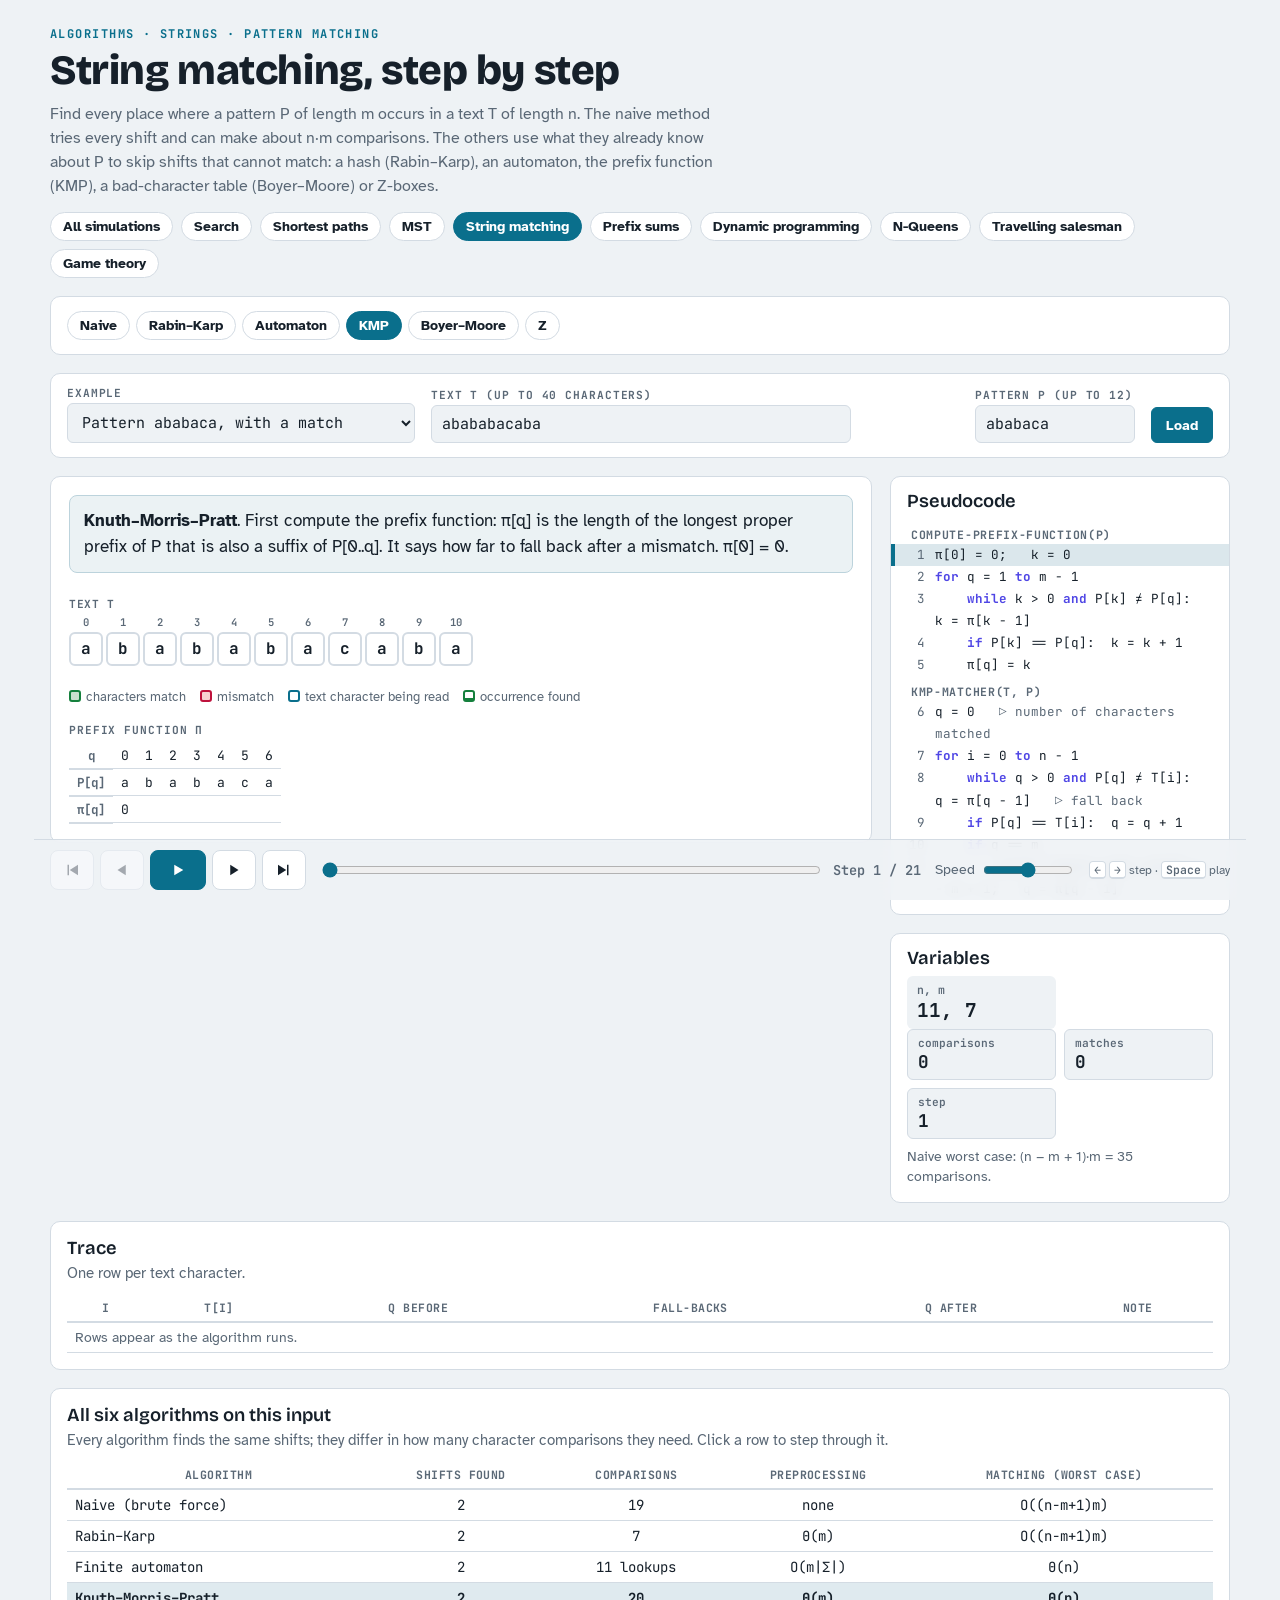
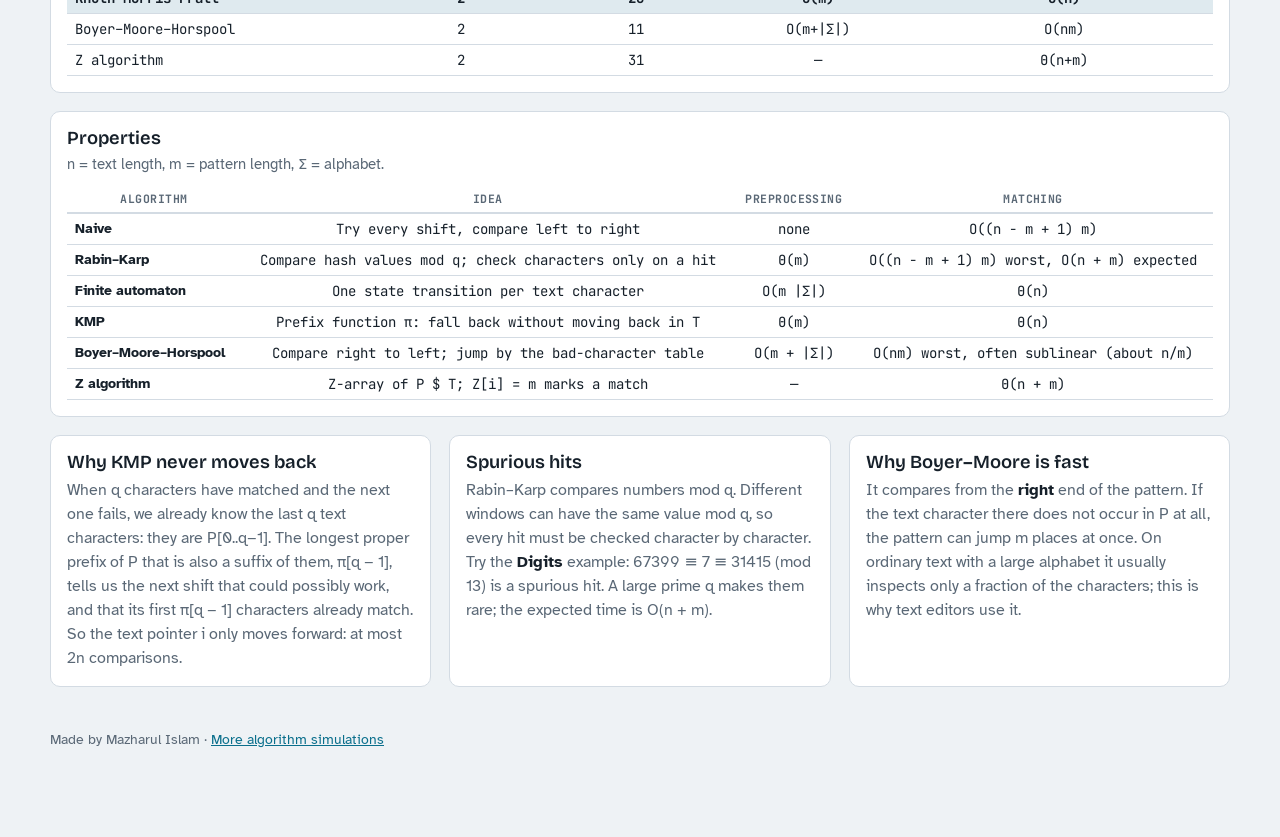
<file: string-matching/index.html>
<!doctype html>
<html lang="en">
<head>
<meta charset="utf-8">
<meta name="viewport" content="width=device-width, initial-scale=1, viewport-fit=cover">
<meta name="description" content="Interactive step-by-step string matching: naive, Rabin–Karp, finite automaton, Knuth–Morris–Pratt, Boyer–Moore–Horspool and the Z algorithm.">
<style>html{color-scheme:light}body{margin:0}img{max-width:100%}[hidden]{display:none!important}</style>
<title>String Matching Simulator</title>
<link rel="preconnect" href="https://fonts.googleapis.com">
<link rel="preconnect" href="https://fonts.gstatic.com" crossorigin>
<link rel="stylesheet" href="https://fonts.googleapis.com/css2?family=Atkinson+Hyperlegible:wght@400;700&family=Bricolage+Grotesque:opsz,wght@12..96,600;12..96,800&family=JetBrains+Mono:wght@400;600;700&display=swap">
<link rel="stylesheet" href="../assets/sim.css">
<style>
.picker{display:flex; flex-wrap:wrap; gap:6px; padding:14px 16px}
.chipbtn{font:600 .88rem var(--f-body); color:var(--ink); padding:5px 12px; border:1px solid var(--line); border-radius:999px; background:var(--surface); cursor:pointer}
.chipbtn:hover{border-color:var(--accent)}
.chipbtn[aria-pressed="true"]{background:var(--accent); border-color:var(--accent); color:var(--accent-ink)}
#inT{width:min(420px,100%)} #inP{width:160px} #inQ{width:80px}
:root{--sc:34px}
@media (max-width:560px){ :root{--sc:28px} }
.strip{display:grid; grid-auto-columns:var(--sc); grid-auto-flow:column; gap:3px; width:max-content}
.strip .ix{font:600 .66rem var(--f-mono); color:var(--muted); text-align:center}
.strip .c{height:var(--sc); display:grid; place-items:center; border:2px solid var(--line); border-radius:6px; background:var(--surface); font:700 1rem var(--f-mono); transition:background .2s, border-color .2s}
.strip .c.occ{border-bottom:5px solid var(--inc)}
.strip .c.cur{border-color:var(--accent); box-shadow:0 0 0 3px color-mix(in oklab,var(--accent) 30%,transparent)}
.strip .c.win{background:color-mix(in oklab,var(--accent) 10%,var(--surface))}
.strip .c.ok{border-color:var(--inc); background:color-mix(in oklab,var(--inc) 24%,var(--surface))}
.strip .c.bad{border-color:var(--dec); background:color-mix(in oklab,var(--dec) 22%,var(--surface))}
.strip .c.pat{border-color:var(--src)}
.strip .c.zbox{background:color-mix(in oklab,var(--src) 16%,var(--surface))}
.strip .c.sep{color:var(--muted)}
.strip .zv{font:700 .8rem var(--f-mono); text-align:center; color:var(--accent)}
.strip .zv.m{color:var(--inc)}
.rowlab{font:700 .7rem var(--f-mono); letter-spacing:.06em; text-transform:uppercase; color:var(--muted); margin:6px 0 4px}
.two{display:grid; grid-template-columns:minmax(0,1fr); gap:12px}
h3.sub{font:700 .7rem/1 var(--f-mono); letter-spacing:.08em; text-transform:uppercase; color:var(--muted); margin:0 0 6px}
.xt{min-width:0; width:auto; font-size:13px}
.xt td,.xt th{padding:4px 8px; text-transform:none; letter-spacing:0}
.xt th{font-size:.78rem}
.xt td.on, .xt th.on{background:color-mix(in oklab,var(--accent) 20%,var(--surface)); font-weight:700}
.xt td.hit{background:color-mix(in oklab,var(--inc) 30%,var(--surface)); font-weight:700}
.kv{display:flex; flex-wrap:wrap; gap:8px}
.kv div{background:var(--bg); border-radius:6px; padding:6px 10px; font:700 1rem var(--f-mono)}
.kv div small{display:block; font:600 .7rem var(--f-mono); color:var(--muted)}
.code ol{font-size:12.6px}
.code li{white-space:pre-wrap; padding-left:3.2em; text-indent:-3.2em}
.code li::before{width:2.4em; padding-right:.8em; text-indent:0}
.code .proc{font:700 .72rem var(--f-mono); letter-spacing:.06em; color:var(--muted); padding:8px 16px 2px; list-style:none; counter-increment:none; white-space:normal; text-indent:0}
.code .proc::before{content:none}
tr.cmp-row{cursor:pointer}
tr.cmp-row:hover td{background:color-mix(in oklab,var(--accent) 6%,var(--surface))}
tr.cmp-row.sel td{background:color-mix(in oklab,var(--accent) 14%,var(--surface)); font-weight:700}
td.l{text-align:left}
.ptable{min-width:640px}
.ptable td:first-child{text-align:left; font-family:var(--f-body); font-weight:700}
</style>
</head>
<body>
<div class="wrap">
  <header>
    <p class="eyebrow">Algorithms · Strings · Pattern matching</p>
    <h1>String matching, step by step</h1>
    <p class="lede">Find every place where a pattern P of length m occurs in a text T of length n. The naive method tries every shift and can make about n·m comparisons. The others use what they already know about P to skip shifts that cannot match: a hash (Rabin–Karp), an automaton, the prefix function (KMP), a bad-character table (Boyer–Moore) or Z-boxes.</p>
    <nav class="sortnav" aria-label="Simulations">
      <a href="../">All simulations</a>
      <a href="../search/">Search</a>
      <a href="../shortest-path/">Shortest paths</a>
      <a href="../mst/">MST</a>
      <a href="../string-matching/" aria-current="page">String matching</a>
      <a href="../prefix-sum/">Prefix sums</a>
      <a href="../dynamic-programming/">Dynamic programming</a>
      <a href="../n-queens/">N-Queens</a>
      <a href="../tsp/">Travelling salesman</a>
      <a href="../game-theory/">Game theory</a>
    </nav>
  </header>

  <section class="card picker" aria-label="Algorithm" id="picker"></section>

  <form class="card setup" id="setup" autocomplete="off">
    <div class="field"><label for="inPre">Example</label>
      <select id="inPre">
        <option value="t1">Textbook: abaa in abcabaabcabac</option>
        <option value="t2">Pattern ababaca, with a match</option>
        <option value="t3">KMP fall-backs (no match)</option>
        <option value="t4">Digits: 31415 (Rabin–Karp, q = 13)</option>
        <option value="t5">Overlapping matches</option>
        <option value="t6">Worst case for naive: aaaa…</option>
        <option value="t7">DNA sequence</option>
        <option value="custom" hidden>Custom</option>
      </select></div>
    <div class="field grow"><label for="inT">Text T (up to 40 characters)</label><input type="text" id="inT" spellcheck="false"></div>
    <div class="field"><label for="inP">Pattern P (up to 12)</label><input type="text" id="inP" spellcheck="false"></div>
    <div class="field" id="fQ"><label for="inQ">Prime q</label><input type="number" id="inQ" min="2" max="997" value="13"></div>
    <button class="btn primary" type="submit">Load</button>
    <p class="err" id="err" role="alert"></p>
  </form>

  <div class="stage">
    <section class="card viz" aria-live="polite">
      <div class="msg" id="msg"></div>
      <div>
        <div class="rowlab" id="rowS" hidden>S = P $ T, with Z values</div>
        <div class="scroll" id="zWrap" hidden><div class="strip" id="zStrip"></div></div>
        <div class="rowlab">Text T <span id="shiftLab" style="text-transform:none;letter-spacing:0;color:var(--accent)"></span></div>
        <div class="scroll"><div class="strip" id="tStrip"></div></div>
      </div>
      <div class="legend" id="legend"></div>
      <div class="two">
        <div><h3 class="sub" id="xName"></h3><div class="tscroll" id="xBox"></div></div>
      </div>
    </section>
    <aside class="side">
      <section class="card code"><h2>Pseudocode</h2><ol id="code"></ol></section>
      <section class="card vars"><h2>Variables</h2><dl id="vars"></dl><dl class="stats" id="stats"></dl><p class="stat-note" id="statNote"></p></section>
    </aside>
  </div>

  <section class="card trace">
    <h2>Trace</h2>
    <p id="traceNote"></p>
    <div class="tscroll"><table><thead><tr id="thead"></tr></thead><tbody id="tbody"></tbody></table></div>
  </section>

  <section class="card trace">
    <h2>All six algorithms on this input</h2>
    <p>Every algorithm finds the same shifts; they differ in how many character comparisons they need. Click a row to step through it.</p>
    <div class="tscroll"><table><thead><tr><th>Algorithm</th><th>Shifts found</th><th>Comparisons</th><th>Preprocessing</th><th>Matching (worst case)</th></tr></thead><tbody id="cmpBody"></tbody></table></div>
  </section>

  <section class="card trace">
    <h2>Properties</h2>
    <p>n = text length, m = pattern length, Σ = alphabet.</p>
    <div class="tscroll"><table class="ptable">
      <thead><tr><th>Algorithm</th><th>Idea</th><th>Preprocessing</th><th>Matching</th></tr></thead>
      <tbody>
        <tr><td>Naive</td><td>Try every shift, compare left to right</td><td>none</td><td>O((n − m + 1) m)</td></tr>
        <tr><td>Rabin–Karp</td><td>Compare hash values mod q; check characters only on a hit</td><td>Θ(m)</td><td>O((n − m + 1) m) worst, O(n + m) expected</td></tr>
        <tr><td>Finite automaton</td><td>One state transition per text character</td><td>O(m |Σ|)</td><td>Θ(n)</td></tr>
        <tr><td>KMP</td><td>Prefix function π: fall back without moving back in T</td><td>Θ(m)</td><td>Θ(n)</td></tr>
        <tr><td>Boyer–Moore–Horspool</td><td>Compare right to left; jump by the bad-character table</td><td>O(m + |Σ|)</td><td>O(nm) worst, often sublinear (about n/m)</td></tr>
        <tr><td>Z algorithm</td><td>Z-array of P $ T; Z[i] = m marks a match</td><td>—</td><td>Θ(n + m)</td></tr>
      </tbody>
    </table></div>
  </section>

  <section class="notes">
    <div class="card"><h2>Why KMP never moves back</h2><p>When q characters have matched and the next one fails, we already know the last q text characters: they are P[0..q−1]. The longest proper prefix of P that is also a suffix of them, π[q − 1], tells us the next shift that could possibly work, and that its first π[q − 1] characters already match. So the text pointer i only moves forward: at most 2n comparisons.</p></div>
    <div class="card"><h2>Spurious hits</h2><p>Rabin–Karp compares numbers mod q. Different windows can have the same value mod q, so every hit must be checked character by character. Try the <strong>Digits</strong> example: 67399 ≡ 7 ≡ 31415 (mod 13) is a spurious hit. A large prime q makes them rare; the expected time is O(n + m).</p></div>
    <div class="card"><h2>Why Boyer–Moore is fast</h2><p>It compares from the <strong>right</strong> end of the pattern. If the text character there does not occur in P at all, the pattern can jump m places at once. On ordinary text with a large alphabet it usually inspects only a fraction of the characters; this is why text editors use it.</p></div>
  </section>

  <footer class="site-foot">Made by Mazharul Islam · <a href="../">More algorithm simulations</a></footer>

  <div class="transport">
    <div class="inner">
      <div class="tbtns">
        <button class="tbtn" id="bFirst" aria-label="First step"><svg viewBox="0 0 24 24"><path d="M6 5h2v14H6zM20 5v14L9 12z"/></svg></button>
        <button class="tbtn" id="bPrev" aria-label="Previous step"><svg viewBox="0 0 24 24"><path d="M17 5v14L6 12z"/></svg></button>
        <button class="tbtn play" id="bPlay" aria-label="Play"><svg viewBox="0 0 24 24" id="playIcon"><path d="M7 5v14l12-7z"/></svg></button>
        <button class="tbtn" id="bNext" aria-label="Next step"><svg viewBox="0 0 24 24"><path d="M7 5v14l11-7z"/></svg></button>
        <button class="tbtn" id="bLast" aria-label="Last step"><svg viewBox="0 0 24 24"><path d="M16 5h2v14h-2zM4 5v14l11-7z"/></svg></button>
      </div>
      <div class="scrub"><input type="range" id="scrub" min="0" max="0" value="0" aria-label="Step"><span class="count" id="count"></span></div>
      <label class="speed" for="speed">Speed <input type="range" id="speed" min="1" max="5" value="3"></label>
      <span class="keys"><kbd>←</kbd> <kbd>→</kbd> step · <kbd>Space</kbd> play</span>
    </div>
  </div>
</div>

<script src="../assets/sim.js"></script>
<script src="engine.js"></script>
<script>
(function () {
  const $ = id => document.getElementById(id), E = window.SMEngine;
  const esc = s => String(s).replace(/[&<>"]/g, c => ({ '&': '&amp;', '<': '&lt;', '>': '&gt;', '"': '&quot;' }[c]));
  const vis = c => c === ' ' ? '␣' : esc(c);
  const PRESETS = {
    t1: ['abcabaabcabac', 'abaa'], t2: ['abababacaba', 'ababaca'], t3: ['bacbababaabcbab', 'ababaca'], t4: ['2359023141526739921', '31415'],
    t5: ['abababab', 'abab'], t6: ['aaaaaaaaaaaaaaaa', 'aaab'], t7: ['GCATCGCAGAGAGTATACAGTACG', 'GCAGAGAG']
  };
  const ORDER = ['naive', 'rk', 'fa', 'kmp', 'bm', 'z'];
  const COST = { naive: ['none', 'O((n−m+1)m)'], rk: ['Θ(m)', 'O((n−m+1)m)'], fa: ['O(m|Σ|)', 'Θ(n)'], kmp: ['Θ(m)', 'Θ(n)'], bm: ['O(m+|Σ|)', 'O(nm)'], z: ['—', 'Θ(n+m)'] };
  let ALG = ORDER.includes(location.hash.slice(1)) ? location.hash.slice(1) : 'kmp';
  let T = '', P = '', RUN = null, NUM = {};

  function picker() { $('picker').innerHTML = ORDER.map(a => `<button type="button" class="chipbtn" data-alg="${a}" aria-pressed="${a === ALG}">${E.ALGS[a].short}</button>`).join(''); }
  $('picker').addEventListener('click', e => { const b = e.target.closest('[data-alg]'); if (b) setAlg(b.dataset.alg); });
  function setAlg(a) { ALG = a; picker(); try { history.replaceState(null, '', '#' + a); } catch (_) {} load(); }

  function strips(s) {
    const n = T.length, m = P.length, occ = new Set();
    s.found.forEach(f => { for (let k = 0; k < m; k++) occ.add(f + k); });
    let html = '';
    for (let i = 0; i < n; i++) html += `<div class="ix" style="grid-row:1;grid-column:${i + 1}">${i}</div>`;
    for (let i = 0; i < n; i++) {
      const c = ['c'];
      if (occ.has(i)) c.push('occ');
      if (s.cur === i) c.push('cur');
      if (s.s != null && i >= s.s && i < s.s + m) c.push('win');
      html += `<div class="${c.join(' ')}" style="grid-row:2;grid-column:${i + 1}">${vis(T[i])}</div>`;
    }
    if (s.s != null && s.s >= 0 && ALG !== 'z') {
      for (let j = 0; j < m; j++) {
        const st = s.pcells[j] || '';
        html += `<div class="c pat ${st}" style="grid-row:3;grid-column:${s.s + j + 1}">${vis(P[j])}</div>`;
      }
    }
    $('tStrip').innerHTML = html;
    $('shiftLab').textContent = s.s != null && ALG !== 'z' ? ` · pattern P at shift s = ${s.s}` : '';
    // Z strip
    $('zWrap').hidden = $('rowS').hidden = ALG !== 'z';
    if (ALG === 'z' && s.extra.S) {
      const S = s.extra.S, Z = s.extra.Z, x = s.extra;
      let z = '';
      for (let i = 0; i < S.length; i++) z += `<div class="ix" style="grid-row:1;grid-column:${i + 1}">${i}</div>`;
      for (let i = 0; i < S.length; i++) {
        const c = ['c'];
        if (i < m) c.push('pat');
        if (S[i] === '$' && i === m) c.push('sep');
        if (x.i != null && i >= x.l && i < x.r && x.r > x.l) c.push('zbox');
        if (x.i === i) c.push('cur');
        z += `<div class="${c.join(' ')}" style="grid-row:2;grid-column:${i + 1}">${vis(S[i])}</div>`;
        z += `<div class="zv ${Z[i] === m && i > m ? 'm' : ''}" style="grid-row:3;grid-column:${i + 1}">${Z[i] == null ? '' : i === 0 ? '–' : Z[i]}</div>`;
      }
      $('zStrip').innerHTML = z;
    }
  }

  function extras(s) {
    const x = s.extra, m = P.length;
    if (ALG === 'kmp') {
      $('xName').textContent = 'Prefix function π';
      $('xBox').innerHTML = `<table class="xt"><tbody><tr><th>q</th>${[...P].map((_, q) => `<td class="${x.pq === q ? 'on' : ''}">${q}</td>`).join('')}</tr>` +
        `<tr><th>P[q]</th>${[...P].map((c, q) => `<td class="${x.pq === q ? 'on' : ''}">${vis(c)}</td>`).join('')}</tr>` +
        `<tr><th>π[q]</th>${x.pi.map((v, q) => `<td class="${x.pq === q ? 'hit' : ''}">${v == null ? '' : v}</td>`).join('')}</tr></tbody></table>`;
    } else if (ALG === 'fa') {
      $('xName').textContent = 'Transition function δ(q, a)';
      if (!x.delta) { $('xBox').innerHTML = ''; return; }
      const col = x.i != null ? T[x.i] : null;
      $('xBox').innerHTML = `<table class="xt"><thead><tr><th>q</th>${x.Sigma.map(a => `<th class="${a === col ? 'on' : ''}">${vis(a)}</th>`).join('')}</tr></thead><tbody>` +
        x.delta.map((row, q) => `<tr><th class="${x.i != null && q === x.prev ? 'on' : ''}">${q}${q === m ? ' ✓' : ''}</th>${x.Sigma.map(a => `<td class="${x.i != null && q === x.prev && a === col ? 'hit' : ''}">${row[a]}</td>`).join('')}</tr>`).join('') + `</tbody></table>`;
    } else if (ALG === 'rk') {
      $('xName').textContent = 'Hash values';
      $('xBox').innerHTML = x.q ? `<div class="kv"><div><small>base d</small>${x.d}</div><div><small>modulus q</small>${x.q}</div><div><small>h = d^(m−1) mod q</small>${x.h}</div><div><small>p (pattern)</small>${x.p}</div><div><small>t (window)</small>${s.vars.t != null ? s.vars.t : x.t}</div><div><small>hits / spurious</small>${x.hits} / ${x.spurious}</div></div>` : '';
    } else if (ALG === 'bm') {
      $('xName').textContent = 'Bad-character shift table';
      $('xBox').innerHTML = x.shift ? `<table class="xt"><tbody><tr><th>c</th>${x.Sigma.map(c => `<td class="${s.vars['T[s+m−1]'] === vis(c) ? 'on' : ''}">${vis(c)}</td>`).join('')}</tr><tr><th>shift[c]</th>${x.Sigma.map(c => `<td class="${s.vars['T[s+m−1]'] === vis(c) ? 'hit' : ''}">${x.shift[c]}</td>`).join('')}</tr></tbody></table>` : '';
    } else if (ALG === 'z') {
      $('xName').textContent = 'Z-box';
      $('xBox').innerHTML = x.i != null ? `<div class="kv"><div><small>i</small>${x.i}</div><div><small>l</small>${x.l}</div><div><small>r (exclusive)</small>${x.r}</div><div><small>Z[i]</small>${x.Z[x.i]}</div></div>` : '<p class="hint">The Z-box [l, r) is the rightmost window found so far that equals a prefix of S.</p>';
    } else { $('xName').textContent = ''; $('xBox').innerHTML = ''; }
  }

  function render(s) {
    $('msg').innerHTML = s.msg;
    strips(s); extras(s);
    $('vars').innerHTML = Object.keys(s.vars).map(k => `<div><dt>${k}</dt><dd>${esc(s.vars[k])}</dd></div>`).join('') + `<div><dt>n, m</dt><dd>${T.length}, ${P.length}</dd></div>`;
    $('stats').innerHTML = `<div><dt>${ALG === 'fa' ? 'lookups' : 'comparisons'}</dt><dd>${s.cmp}</dd></div><div><dt>matches</dt><dd>${s.found.length}</dd></div><div><dt>step</dt><dd>${RUN.steps.indexOf(s) + 1}</dd></div>`;
    $('statNote').textContent = `Naive worst case: (n − m + 1)·m = ${(T.length - P.length + 1) * P.length} comparisons.`;
    $('thead').innerHTML = RUN.header.map(h => `<th>${esc(h)}</th>`).join('');
    $('tbody').innerHTML = s.rows.length ? s.rows.map((r, i) => `<tr class="${i === s.rows.length - 1 ? 'last' : ''}">${r.map((c, j) => `<td class="${j > 0 ? 'l' : ''}">${esc(c)}</td>`).join('')}</tr>`).join('')
      : `<tr class="tempty"><td colspan="${RUN.header.length}">Rows appear as the algorithm runs.</td></tr>`;
  }

  function legend() {
    const sw = (st, t) => `<span><i style="${st}"></i>${t}</span>`;
    $('legend').innerHTML = sw('border-color:var(--inc);background:color-mix(in oklab,var(--inc) 24%,var(--surface))', 'characters match') +
      sw('border-color:var(--dec);background:color-mix(in oklab,var(--dec) 22%,var(--surface))', 'mismatch') +
      sw('border-color:var(--accent)', ALG === 'z' ? 'position i' : 'text character being read') +
      (ALG === 'z' ? sw('border-color:var(--src);background:color-mix(in oklab,var(--src) 16%,var(--surface))', 'Z-box [l, r)') : '') +
      sw('border-color:var(--inc);border-bottom-width:4px', 'occurrence found');
  }

  function compare() {
    $('cmpBody').innerHTML = ORDER.map(a => {
      const r = E.run(a, T, P, { q: Number($('inQ').value) || 13 }).result;
      return `<tr class="cmp-row ${a === ALG ? 'sel' : ''}" data-alg="${a}" tabindex="0"><td class="l">${E.ALGS[a].name}</td><td>${r.found.join(', ') || 'none'}</td><td>${r.cmp}${a === 'fa' ? ' lookups' : ''}</td><td>${COST[a][0]}</td><td>${COST[a][1]}</td></tr>`;
    }).join('');
  }
  $('cmpBody').addEventListener('click', e => { const r = e.target.closest('[data-alg]'); if (r) setAlg(r.dataset.alg); });
  $('cmpBody').addEventListener('keydown', e => { const r = e.target.closest('[data-alg]'); if (r && (e.key === 'Enter' || e.key === ' ')) { e.preventDefault(); setAlg(r.dataset.alg); } });

  function codeHTML(lines) { let n = 0; NUM = {}; return lines.map(o => o.proc ? `<li class="proc">${o.proc}</li>` : (NUM[o.key] = ++n, `<li data-l="${n}">${o.text}</li>`)).join(''); }
  const player = Sim.start(render);
  function load() {
    $('fQ').hidden = ALG !== 'rk';
    $('traceNote').textContent = ALG === 'fa' || ALG === 'kmp' ? 'One row per text character.' : ALG === 'z' ? 'One row per position of S = P $ T.' : 'One row per shift tried.';
    RUN = E.run(ALG, T, P, { q: Number($('inQ').value) || 13 });
    $('code').innerHTML = codeHTML(RUN.code);
    RUN.steps.forEach(s => { s.line = s.line.map(k => NUM[k]).filter(Boolean); });
    RUN.steps[0].msg = `<b>${E.ALGS[ALG].name}</b>. ` + RUN.steps[0].msg;
    legend(); compare(); player.load(RUN.steps);
  }
  function apply() {
    const t = $('inT').value, p = $('inP').value, q = Number($('inQ').value), err = m => { $('err').textContent = m; return false; };
    if (!t.length || !p.length) return err('Type a text and a pattern.');
    if (t.length > 40) return err(`The text has ${t.length} characters. Use at most 40.`);
    if (p.length > 12) return err(`The pattern has ${p.length} characters. Use at most 12.`);
    if (p.length > t.length) return err('The pattern must not be longer than the text.');
    if ((t + p).includes('$')) return err('‘$’ is reserved as the separator of the Z algorithm. Use other characters.');
    if (!(Number.isInteger(q) && q >= 2 && q <= 997)) return err('q must be a whole number from 2 to 997 (ideally a prime).');
    $('err').textContent = ''; T = t; P = p; load(); return true;
  }
  function usePreset(k) { $('inPre').value = k; $('inT').value = PRESETS[k][0]; $('inP').value = PRESETS[k][1]; if (k === 't4') $('inQ').value = 13; apply(); }
  $('inPre').onchange = () => { if (PRESETS[$('inPre').value]) usePreset($('inPre').value); };
  $('setup').addEventListener('submit', e => { e.preventDefault(); const k = $('inPre').value; if (!PRESETS[k] || PRESETS[k][0] !== $('inT').value || PRESETS[k][1] !== $('inP').value) $('inPre').value = 'custom'; apply(); });
  $('inQ').onchange = () => apply();
  picker(); usePreset(ALG === 'rk' ? 't4' : ALG === 'kmp' || ALG === 'fa' ? 't2' : 't1');
})();
</script>
</body>
</html>
</file>
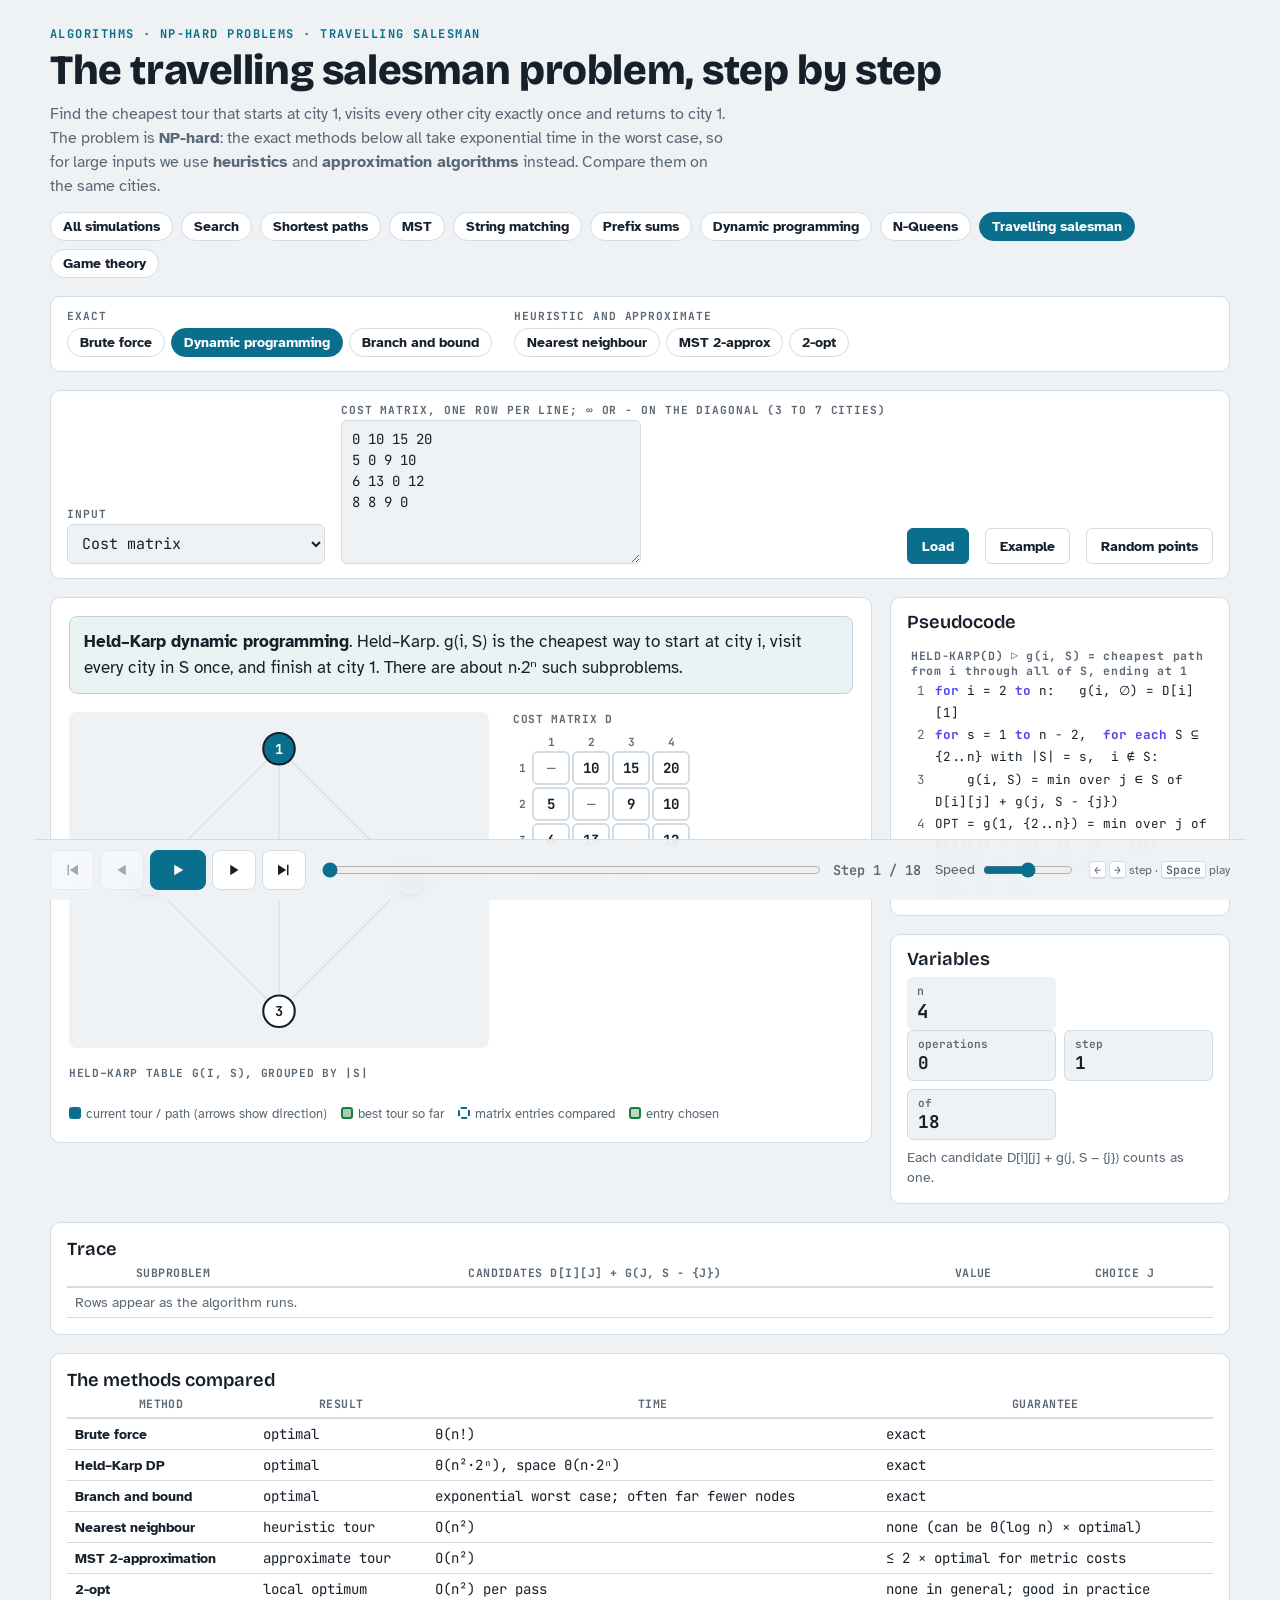
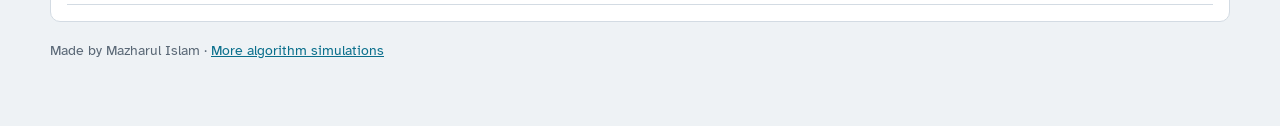
<file: tsp/index.html>
<!doctype html>
<html lang="en">
<head>
<meta charset="utf-8">
<meta name="viewport" content="width=device-width, initial-scale=1, viewport-fit=cover">
<meta name="description" content="Interactive step-by-step travelling salesman problem: brute force, Held–Karp dynamic programming, branch and bound with reduced cost matrices, nearest neighbour, the MST 2-approximation and 2-opt.">
<style>html{color-scheme:light}body{margin:0}img{max-width:100%}[hidden]{display:none!important}</style>
<title>Travelling Salesman Problem</title>
<link rel="preconnect" href="https://fonts.googleapis.com">
<link rel="preconnect" href="https://fonts.gstatic.com" crossorigin>
<link rel="stylesheet" href="https://fonts.googleapis.com/css2?family=Atkinson+Hyperlegible:wght@400;700&family=Bricolage+Grotesque:opsz,wght@12..96,600;12..96,800&family=JetBrains+Mono:wght@400;600;700&display=swap">
<link rel="stylesheet" href="../assets/sim.css">
<style>
.picker{display:flex; flex-wrap:wrap; gap:10px 22px; padding:14px 16px}
.pgroup{display:flex; flex-direction:column; gap:6px; min-width:0}
.pgroup .lab{font:700 .7rem/1 var(--f-mono); letter-spacing:.08em; text-transform:uppercase; color:var(--muted)}
.pgroup .btns{display:flex; flex-wrap:wrap; gap:6px}
.chipbtn{font:600 .88rem var(--f-body); color:var(--ink); padding:5px 12px; border:1px solid var(--line); border-radius:999px; background:var(--surface); cursor:pointer}
.chipbtn:hover{border-color:var(--accent)}
.chipbtn[aria-pressed="true"]{background:var(--accent); border-color:var(--accent); color:var(--accent-ink)}
.pgroup.app .chipbtn[aria-pressed="true"]{background:var(--src); border-color:var(--src); color:var(--surface)}
textarea{font:14px/1.5 var(--f-mono); color:var(--ink); background:var(--bg); border:1px solid var(--line); border-radius:6px; padding:8px 10px; width:min(300px,100%); resize:vertical}
.vizrow{display:flex; flex-wrap:wrap; gap:16px 24px; align-items:flex-start}
svg.map{display:block; width:min(100%,420px); height:auto; background:var(--bg); border-radius:8px}
.map .e{stroke:var(--line); stroke-width:1}
.map .t{stroke:var(--accent); stroke-width:3; fill:none}
.map .b{stroke:var(--inc); stroke-width:8; opacity:.35; fill:none}
.map .c{stroke:var(--read); stroke-width:3; stroke-dasharray:6 4}
.map .d{stroke:var(--dec); stroke-width:3; stroke-dasharray:3 5}
.map .m{stroke:var(--src); stroke-width:5; opacity:.55}
.map circle{fill:var(--surface); stroke:var(--ink); stroke-width:2}
.map circle.start{fill:var(--accent)}
.map text{font:700 13px var(--f-mono); fill:var(--ink); text-anchor:middle; dominant-baseline:central}
.map text.start{fill:var(--accent-ink)}
.map text.w{font:600 10px var(--f-mono); fill:var(--muted)}
.mtab{border-collapse:separate; border-spacing:2px; width:auto; min-width:0}
.mtab td{min-width:38px; height:34px; padding:0 4px; text-align:center; border:2px solid var(--line); border-radius:6px; font:700 .88rem var(--f-mono); background:var(--surface)}
.mtab th{font:600 .7rem var(--f-mono); color:var(--muted); border:0; padding:0 4px; text-transform:none}
.mtab td.src{border-color:var(--accent); border-style:dashed}
.mtab td.new{border-color:var(--inc); background:color-mix(in oklab,var(--inc) 30%,var(--surface))}
.mtab td.gone{border-color:var(--dec); background:color-mix(in oklab,var(--dec) 14%,var(--surface)); color:var(--muted)}
.mtab td.inf{color:var(--muted); font-weight:400}
h3.sub{font:700 .7rem/1.3 var(--f-mono); letter-spacing:.06em; text-transform:uppercase; color:var(--muted); margin:0 0 6px}
.glist{display:flex; flex-wrap:wrap; gap:5px; list-style:none; margin:0; padding:0}
.glist li{font:600 .78rem var(--f-mono); padding:3px 8px; border-radius:6px; border:2px solid var(--line); background:var(--surface)}
.glist li.new{border-color:var(--inc); background:color-mix(in oklab,var(--inc) 24%,var(--surface))}
.glist li.top{border-color:var(--src)}
.glist li b{color:var(--ink)} .glist li span{color:var(--muted); font-weight:400}
svg.tree{display:block; width:100%; height:auto}
.tree line{stroke:var(--line); stroke-width:2}
.tree rect{fill:var(--surface); stroke:var(--muted); stroke-width:2}
.tree .live rect{stroke:var(--accent)}
.tree .done rect{fill:var(--bg)}
.tree .sol rect{stroke:var(--inc); fill:color-mix(in oklab,var(--inc) 30%,var(--surface))}
.tree .cur rect{stroke-width:4; stroke:var(--accent)}
.tree text{font:700 11px var(--f-mono); fill:var(--ink); text-anchor:middle; dominant-baseline:central}
.tree text.c{font-weight:400; fill:var(--muted); font-size:10px}
.code ol{font-size:12.6px}
.code li{white-space:pre-wrap; padding-left:3.2em; text-indent:-3.2em}
.code li::before{width:2.4em; padding-right:.8em; text-indent:0}
.code .proc{font:700 .72rem var(--f-mono); letter-spacing:.06em; color:var(--muted); padding:8px 16px 2px; list-style:none; counter-increment:none; white-space:normal; text-indent:0}
.code .proc::before{content:none}
.ptable{min-width:600px}
.ptable td{text-align:left}
.ptable td:first-child{font-family:var(--f-body); font-weight:700}
</style>
</head>
<body>
<div class="wrap">
  <header>
    <p class="eyebrow">Algorithms · NP-hard problems · Travelling salesman</p>
    <h1>The travelling salesman problem, step by step</h1>
    <p class="lede">Find the cheapest tour that starts at city 1, visits every other city exactly once and returns to city 1. The problem is <b>NP-hard</b>: the exact methods below all take exponential time in the worst case, so for large inputs we use <b>heuristics</b> and <b>approximation algorithms</b> instead. Compare them on the same cities.</p>
    <nav class="sortnav" aria-label="Simulations">
      <a href="../">All simulations</a>
      <a href="../search/">Search</a>
      <a href="../shortest-path/">Shortest paths</a>
      <a href="../mst/">MST</a>
      <a href="../string-matching/">String matching</a>
      <a href="../prefix-sum/">Prefix sums</a>
      <a href="../dynamic-programming/">Dynamic programming</a>
      <a href="../n-queens/">N-Queens</a>
      <a href="../tsp/" aria-current="page">Travelling salesman</a>
      <a href="../game-theory/">Game theory</a>
    </nav>
  </header>

  <section class="card picker" aria-label="Algorithm">
    <div class="pgroup"><span class="lab">Exact</span><div class="btns" id="pExact"></div></div>
    <div class="pgroup app"><span class="lab">Heuristic and approximate</span><div class="btns" id="pApprox"></div></div>
  </section>

  <form class="card setup" id="setup" autocomplete="off">
    <div class="field"><label for="inT">Input</label><select id="inT"><option value="m">Cost matrix</option><option value="p">Points “x y” (Euclidean)</option></select></div>
    <div class="field grow"><label for="inM" id="labM">Cost matrix, one row per line (3 to 7 cities)</label><textarea id="inM" rows="6" spellcheck="false"></textarea></div>
    <button class="btn primary" type="submit">Load</button>
    <button class="btn" type="button" id="bEx">Example</button>
    <button class="btn" type="button" id="bRand">Random points</button>
    <p class="err" id="err" role="alert"></p>
  </form>

  <div class="stage">
    <section class="card viz" aria-live="polite">
      <div class="msg" id="msg"></div>
      <div class="vizrow">
        <svg class="map" id="map" viewBox="0 0 400 320" role="img" aria-label="Cities and tour"></svg>
        <div id="matBox"><h3 class="sub" id="matTitle"></h3><div class="scroll"><table class="mtab" id="mat"></table></div></div>
      </div>
      <div id="listBox" hidden><h3 class="sub">Held–Karp table g(i, S), grouped by |S|</h3><ul class="glist" id="glist"></ul></div>
      <div id="treeBox" hidden><h3 class="sub">State-space tree (city added · bound ĉ)</h3><svg class="tree" id="tree" role="img" aria-label="Branch and bound tree"></svg></div>
      <div class="legend" id="legend"></div>
    </section>
    <aside class="side">
      <section class="card code"><h2>Pseudocode</h2><ol id="code"></ol></section>
      <section class="card vars"><h2>Variables</h2><dl id="vars"></dl><dl class="stats" id="stats"></dl><p class="stat-note" id="statNote"></p></section>
    </aside>
  </div>

  <section class="card trace">
    <h2>Trace</h2>
    <div class="tscroll"><table><thead><tr id="thead"></tr></thead><tbody id="tbody"></tbody></table></div>
  </section>

  <section class="card trace">
    <h2>The methods compared</h2>
    <div class="tscroll"><table class="ptable">
      <thead><tr><th>Method</th><th>Result</th><th>Time</th><th>Guarantee</th></tr></thead>
      <tbody>
        <tr><td>Brute force</td><td>optimal</td><td>Θ(n!)</td><td>exact</td></tr>
        <tr><td>Held–Karp DP</td><td>optimal</td><td>Θ(n²·2ⁿ), space Θ(n·2ⁿ)</td><td>exact</td></tr>
        <tr><td>Branch and bound</td><td>optimal</td><td>exponential worst case; often far fewer nodes</td><td>exact</td></tr>
        <tr><td>Nearest neighbour</td><td>heuristic tour</td><td>O(n²)</td><td>none (can be Θ(log n) × optimal)</td></tr>
        <tr><td>MST 2-approximation</td><td>approximate tour</td><td>O(n²)</td><td>≤ 2 × optimal for metric costs</td></tr>
        <tr><td>2-opt</td><td>local optimum</td><td>O(n²) per pass</td><td>none in general; good in practice</td></tr>
      </tbody>
    </table></div>
  </section>

  <footer class="site-foot">Made by Mazharul Islam · <a href="../">More algorithm simulations</a></footer>

  <div class="transport">
    <div class="inner">
      <div class="tbtns">
        <button class="tbtn" id="bFirst" aria-label="First step"><svg viewBox="0 0 24 24"><path d="M6 5h2v14H6zM20 5v14L9 12z"/></svg></button>
        <button class="tbtn" id="bPrev" aria-label="Previous step"><svg viewBox="0 0 24 24"><path d="M17 5v14L6 12z"/></svg></button>
        <button class="tbtn play" id="bPlay" aria-label="Play"><svg viewBox="0 0 24 24" id="playIcon"><path d="M7 5v14l12-7z"/></svg></button>
        <button class="tbtn" id="bNext" aria-label="Next step"><svg viewBox="0 0 24 24"><path d="M7 5v14l11-7z"/></svg></button>
        <button class="tbtn" id="bLast" aria-label="Last step"><svg viewBox="0 0 24 24"><path d="M16 5h2v14h-2zM4 5v14l11-7z"/></svg></button>
      </div>
      <div class="scrub"><input type="range" id="scrub" min="0" max="0" value="0" aria-label="Step"><span class="count" id="count"></span></div>
      <label class="speed" for="speed">Speed <input type="range" id="speed" min="1" max="5" value="3"></label>
      <span class="keys"><kbd>←</kbd> <kbd>→</kbd> step · <kbd>Space</kbd> play</span>
    </div>
  </div>
</div>

<script src="../assets/sim.js"></script>
<script src="engine.js"></script>
<script>
(function () {
  const $ = id => document.getElementById(id), E = window.TSPEngine, f = E.f;
  const esc = s => String(s).replace(/[&<>"]/g, c => ({ '&': '&amp;', '<': '&lt;', '>': '&gt;', '"': '&quot;' }[c]));
  const ALL = Object.keys(E.MODES);
  const MAT4 = '0 10 15 20\n5 0 9 10\n6 13 0 12\n8 8 9 0';
  const MAT5 = '∞ 20 30 10 11\n15 ∞ 16 4 2\n3 5 ∞ 2 4\n19 6 18 ∞ 3\n16 4 7 16 ∞';
  const PTS = '10 0\n4 0\n0 6\n10 7\n8 0\n6 4';
  const EX = { brute: ['m', MAT4], hk: ['m', MAT4], bnb: ['m', MAT5], nn: ['m', MAT5], mst: ['p', PTS], twoopt: ['p', PTS] };
  let MODE = ALL.includes(location.hash.slice(1)) ? location.hash.slice(1) : 'hk', RUN = null, NUM = {}, D = null, XY = null;

  function picker() {
    $('pExact').innerHTML = ALL.filter(m => E.MODES[m].group === 'exact').map(b).join('');
    $('pApprox').innerHTML = ALL.filter(m => E.MODES[m].group === 'approx').map(b).join('');
    function b(m) { return `<button type="button" class="chipbtn" data-m="${m}" aria-pressed="${m === MODE}">${E.MODES[m].short}</button>`; }
  }
  document.querySelector('.picker').addEventListener('click', e => { const b = e.target.closest('[data-m]'); if (!b) return; MODE = b.dataset.m; picker(); try { history.replaceState(null, '', '#' + MODE); } catch (_) {} example(); });
  function labels() { $('labM').textContent = $('inT').value === 'm' ? 'Cost matrix, one row per line; ∞ or - on the diagonal (3 to 7 cities)' : 'One city per line: x y (3 to 7 cities); costs = 10 × distance, rounded'; }
  $('inT').onchange = labels;
  function example() { $('inT').value = EX[MODE][0]; $('inM').value = EX[MODE][1]; labels(); apply(); }
  function maxN() { return MODE === 'brute' ? 7 : MODE === 'bnb' || MODE === 'hk' ? 6 : 7; }
  function parse() {
    const rows = $('inM').value.trim().split(/\n|;/).map(r => r.trim()).filter(Boolean).map(r => r.split(/[\s,]+/));
    const mx = maxN();
    if ($('inT').value === 'p') {
      if (rows.length < 3 || rows.length > mx) return { error: `Give between 3 and ${mx} cities for this method.` };
      if (rows.some(r => r.length !== 2 || r.some(t => !/^-?\d+(\.\d+)?$/.test(t)))) return { error: 'Each line must be two numbers: x y.' };
      const P = rows.map(r => r.map(Number));
      if (P.some(p => Math.abs(p[0]) > 100 || Math.abs(p[1]) > 100)) return { error: 'Keep coordinates between −100 and 100.' };
      return { P, D: P.map(a => P.map(b => Math.round(Math.hypot(a[0] - b[0], a[1] - b[1]) * 10))) };
    }
    const n = rows.length;
    if (n < 3 || n > mx) return { error: `Give between 3 and ${mx} rows for this method.` };
    if (rows.some(r => r.length !== n)) return { error: `The matrix must be square: ${n} rows of ${n} entries.` };
    const M = [];
    for (let i = 0; i < n; i++) { M.push([]); for (let j = 0; j < n; j++) {
      const t = rows[i][j];
      if (i === j) { if (!/^(0|∞|-|inf|x)$/i.test(t)) return { error: `The diagonal entry in row ${i + 1} should be 0, ∞ or -.` }; M[i].push(0); continue; }
      if (!/^\d+$/.test(t) || +t > 999) return { error: `Row ${i + 1}, column ${j + 1}: costs must be whole numbers from 0 to 999.` };
      M[i].push(+t);
    } }
    if ((MODE === 'mst' || MODE === 'twoopt') && M.some((r, i) => r.some((v, j) => v !== M[j][i]))) return { error: 'This method needs a symmetric matrix (D[i][j] = D[j][i]). Use points, or pick another method.' };
    return { D: M, P: null };
  }
  function apply() {
    const r = parse(); if (r.error) { $('err').textContent = r.error; return; }
    $('err').textContent = ''; D = r.D;
    if (r.P) { const xs = r.P.map(p => p[0]), ys = r.P.map(p => p[1]), x0 = Math.min(...xs), x1 = Math.max(...xs), y0 = Math.min(...ys), y1 = Math.max(...ys), s = Math.min(340 / Math.max(1, x1 - x0), 260 / Math.max(1, y1 - y0)); XY = r.P.map(p => [30 + (p[0] - x0) * s + (340 - (x1 - x0) * s) / 2, 290 - (p[1] - y0) * s - (260 - (y1 - y0) * s) / 2]); }
    else XY = D.map((_, i) => [200 + 125 * Math.sin(2 * Math.PI * i / D.length), 160 - 125 * Math.cos(2 * Math.PI * i / D.length)]);
    load();
  }

  function renderMap(s) {
    const n = D.length, sym = D.every((r, i) => r.every((v, j) => v === D[j][i]));
    const L = (a, b, cls, arrow) => { const [x1, y1] = XY[a], [x2, y2] = XY[b], dx = x2 - x1, dy = y2 - y1, d = Math.hypot(dx, dy) || 1, k = 17 / d; return `<line class="${cls}" x1="${x1 + dx * k}" y1="${y1 + dy * k}" x2="${x2 - dx * k}" y2="${y2 - dy * k}"${arrow ? ' marker-end="url(#ah)"' : ''}/>`; };
    let out = `<defs><marker id="ah" viewBox="0 0 10 10" refX="9" refY="5" markerWidth="6" markerHeight="6" orient="auto-start-reverse"><path d="M0 0L10 5L0 10z" fill="var(--accent)"/></marker></defs>`;
    for (let i = 0; i < n; i++) for (let j = i + 1; j < n; j++) out += L(i, j, 'e');
    if (n <= 5 && sym) for (let i = 0; i < n; i++) for (let j = i + 1; j < n; j++) { const [x1, y1] = XY[i], [x2, y2] = XY[j]; out += `<text class="w" x="${(x1 + x2) / 2}" y="${(y1 + y2) / 2 - 7}">${D[i][j]}</text>`; }
    if (s.best && s.best.length > 1) for (let k = 0; k + 1 < s.best.length; k++) out += L(s.best[k], s.best[k + 1], 'b');
    if (s.mst) s.mst.forEach(([a, b]) => out += L(a, b, 'm'));
    if (s.drop) s.drop.forEach(([a, b]) => out += L(a, b, 'd'));
    if (s.tour && s.tour.length > 1) for (let k = 0; k + 1 < s.tour.length; k++) if (!(s.drop || []).some(([a, b]) => (a === s.tour[k] && b === s.tour[k + 1]) || (b === s.tour[k] && a === s.tour[k + 1]))) out += L(s.tour[k], s.tour[k + 1], 't', true);
    (s.cand || []).forEach(([a, b]) => out += L(a, b, 'c'));
    XY.forEach(([x, y], i) => out += `<circle class="${i ? '' : 'start'}" cx="${x}" cy="${y}" r="15"/><text class="${i ? '' : 'start'}" x="${x}" y="${y}">${i + 1}</text>`);
    $('map').innerHTML = out;
  }
  function renderMatrix(s) {
    const m = s.matrix; $('matBox').hidden = !m; if (!m) return;
    $('matTitle').textContent = m.title;
    $('mat').innerHTML = `<thead><tr><th></th>${m.v.map((_, j) => `<th>${j + 1}</th>`).join('')}</tr></thead><tbody>` +
      m.v.map((r, i) => `<tr><th>${i + 1}</th>${r.map((v, j) => { const c = m.cls[`${i},${j}`] || ''; const isInf = v === Infinity || (i === j && MODE !== 'bnb'); return `<td class="${c} ${isInf ? 'inf' : ''}">${i === j && MODE !== 'bnb' ? '—' : f(v)}</td>`; }).join('')}</tr>`).join('') + '</tbody>';
  }
  function renderList(s) {
    $('listBox').hidden = !s.list; if (!s.list) return;
    $('glist').innerHTML = s.list.map((g, k) => `<li class="${k === s.list.length - 1 && !s.final ? 'new' : ''} ${g.top ? 'top' : ''}"><b>${g.name} = ${g.val}</b> <span>${g.how}</span></li>`).join('');
  }
  function renderTree(s) {
    $('treeBox').hidden = !s.tree; if (!s.tree) return;
    const nodes = s.tree, kids = nodes.map(() => []), pos = [], dep = [];
    nodes.forEach(x => { if (x.parent >= 0) kids[x.parent].push(x.id); });
    let leaf = 0, md = 0;
    (function walk(id, d) { dep[id] = d; md = Math.max(md, d); if (!kids[id].length) pos[id] = leaf++; else { kids[id].forEach(k => walk(k, d + 1)); pos[id] = (pos[kids[id][0]] + pos[kids[id][kids[id].length - 1]]) / 2; } })(0, 0);
    const W = 64, H = 62, X = id => 10 + pos[id] * W + W / 2, Y = id => 26 + dep[id] * H;
    let out = '';
    nodes.forEach(x => { if (x.parent >= 0) out += `<line x1="${X(x.parent)}" y1="${Y(x.parent) + 18}" x2="${X(x.id)}" y2="${Y(x.id) - 18}"/>`; });
    nodes.forEach(x => out += `<g class="${x.st} ${x.id === s.cur ? 'cur' : ''}"><rect x="${X(x.id) - 26}" y="${Y(x.id) - 18}" width="52" height="36" rx="7"/><text x="${X(x.id)}" y="${Y(x.id) - 6}">${x.id + 1}: ${x.label}</text><text class="c" x="${X(x.id)}" y="${Y(x.id) + 9}">ĉ=${f(x.c)}</text></g>`);
    const w = leaf * W + 20, h = (md + 1) * H + 14;
    $('tree').setAttribute('viewBox', `0 0 ${w} ${h}`); $('tree').style.maxWidth = Math.min(w * 1.15, 1000) + 'px'; $('tree').innerHTML = out;
  }
  function render(s) {
    $('msg').innerHTML = s.msg;
    renderMap(s); renderMatrix(s); renderList(s); renderTree(s);
    $('vars').innerHTML = Object.keys(s.vars).map(k => `<div><dt>${esc(k)}</dt><dd>${esc(s.vars[k])}</dd></div>`).join('');
    $('stats').innerHTML = `<div><dt>${MODE === 'bnb' ? 'nodes made' : 'operations'}</dt><dd>${MODE === 'bnb' && s.tree ? s.tree.length : s.ops}</dd></div><div><dt>step</dt><dd>${RUN.steps.indexOf(s) + 1}</dd></div><div><dt>of</dt><dd>${RUN.steps.length}</dd></div>`;
    $('statNote').textContent = { brute: 'Each tour costs n additions.', hk: 'Each candidate D[i][j] + g(j, S − {j}) counts as one.', bnb: 'Each child node needs one matrix reduction, O(n²).', nn: 'Each distance looked at counts as one.', mst: 'Each key update in Prim counts as one.', twoopt: 'Each pair of edges tested counts as one.' }[MODE];
    $('thead').innerHTML = RUN.header.map(h => `<th>${esc(h)}</th>`).join('');
    const rows = s.rows.slice(-80);
    $('tbody').innerHTML = rows.length ? rows.map((r, i) => `<tr class="${i === rows.length - 1 ? 'last' : ''}">${r.map(c => `<td>${esc(c)}</td>`).join('')}</tr>`).join('')
      : `<tr class="tempty"><td colspan="${RUN.header.length}">Rows appear as the algorithm runs.</td></tr>`;
  }
  function legend() {
    const sw = (st, t) => `<span><i style="${st}"></i>${t}</span>`;
    let h = sw('border-color:var(--accent);background:var(--accent)', 'current tour / path (arrows show direction)') + sw('border-color:var(--inc);background:color-mix(in oklab,var(--inc) 40%,var(--surface))', 'best tour so far');
    if (['nn', 'mst', 'twoopt'].includes(MODE)) h += sw('border-color:var(--read);border-style:dashed', MODE === 'twoopt' ? 'edges added' : 'edge being chosen');
    if (MODE === 'twoopt') h += sw('border-color:var(--dec);border-style:dashed', 'edges removed');
    if (MODE === 'mst') h += sw('border-color:var(--src);background:color-mix(in oklab,var(--src) 55%,var(--surface))', 'minimum spanning tree');
    if (MODE === 'bnb') h += sw('border-color:var(--dec);background:color-mix(in oklab,var(--dec) 14%,var(--surface))', 'entries set to ∞ for the child');
    else h += sw('border-color:var(--accent);border-style:dashed', 'matrix entries compared') + sw('border-color:var(--inc);background:color-mix(in oklab,var(--inc) 30%,var(--surface))', 'entry chosen');
    $('legend').innerHTML = h;
  }
  function codeHTML(lines) { let n = 0; NUM = {}; return lines.map(o => o.proc ? `<li class="proc">${o.proc}</li>` : (NUM[o.key] = ++n, `<li data-l="${n}">${o.text}</li>`)).join(''); }
  const player = Sim.start(render);
  function load() {
    RUN = E.run(MODE, { D });
    $('code').innerHTML = codeHTML(RUN.code);
    RUN.steps.forEach(s => { s.line = s.line.map(k => NUM[k]).filter(Boolean); });
    RUN.steps[0].msg = `<b>${E.MODES[MODE].name}</b>. ` + RUN.steps[0].msg;
    legend(); player.load(RUN.steps);
  }
  $('setup').addEventListener('submit', e => { e.preventDefault(); apply(); });
  $('bEx').onclick = example;
  $('bRand').onclick = () => {
    const n = Math.min(maxN(), 5 + Math.floor(Math.random() * 2)), rnd = (a, b) => a + Math.floor(Math.random() * (b - a + 1));
    $('inT').value = 'p'; $('inM').value = Array.from({ length: n }, () => `${rnd(0, 10)} ${rnd(0, 8)}`).join('\n'); labels(); apply();
  };
  picker(); example();
  const jump = +new URLSearchParams(location.search).get('step');
  for (let i = 1; i < jump; i++) document.body.dispatchEvent(new KeyboardEvent('keydown', { key: 'ArrowRight', bubbles: true }));
})();
</script>
</body>
</html>
</file>
<file: assets/sim.css>
/* Layout: lab-bench instrument. Arrays on the left, pseudocode + live variables on the right, a sticky transport bar, trace table below. */
:root{
  --bg:#eef2f5; --surface:#ffffff; --ink:#16202a; --muted:#5a6876; --line:#d3dbe3;
  --accent:#0a6f8c; --accent-ink:#ffffff;
  --inc:#15803d; --read:#b45309; --dec:#be123c; --src:#4f46e5;
  --k0:#2563eb; --k1:#db2777; --k2:#16a34a; --k3:#d97706; --k4:#7c3aed; --k5:#0891b2; --k6:#dc2626; --k7:#65a30d;
  --f-display:"Bricolage Grotesque", "Avenir Next", system-ui, sans-serif;
  --f-body:"Atkinson Hyperlegible", "Segoe UI", system-ui, sans-serif;
  --f-mono:"JetBrains Mono", ui-monospace, Menlo, Consolas, monospace;
  --cell:46px;
}
@media (prefers-color-scheme: dark){ :root:not([data-theme="light"]){
  --bg:#0e1318; --surface:#17202a; --ink:#e4ebf2; --muted:#93a2b1; --line:#2b3845;
  --accent:#4cb8d8; --accent-ink:#06222b;
  --inc:#4ade80; --read:#fbbf24; --dec:#fb7185; --src:#a5b4fc;
  --k0:#60a5fa; --k1:#f472b6; --k2:#4ade80; --k3:#fbbf24; --k4:#a78bfa; --k5:#22d3ee; --k6:#f87171; --k7:#a3e635;
  color-scheme:dark }}
:root[data-theme="dark"]{
  --bg:#0e1318; --surface:#17202a; --ink:#e4ebf2; --muted:#93a2b1; --line:#2b3845;
  --accent:#4cb8d8; --accent-ink:#06222b;
  --inc:#4ade80; --read:#fbbf24; --dec:#fb7185; --src:#a5b4fc;
  --k0:#60a5fa; --k1:#f472b6; --k2:#4ade80; --k3:#fbbf24; --k4:#a78bfa; --k5:#22d3ee; --k6:#f87171; --k7:#a3e635;
  color-scheme:dark }

*{box-sizing:border-box}
body{background:var(--bg); color:var(--ink); font:16px/1.5 var(--f-body); padding:0 16px}
.wrap{max-width:1180px; margin:0 auto; padding-block:28px 0; display:flex; flex-direction:column; gap:18px}
h1,h2{font-family:var(--f-display); text-wrap:balance; margin:0; line-height:1.1}
h1{font-size:clamp(1.8rem,4vw,2.6rem); font-weight:800; letter-spacing:-.01em}
h2{font-size:1.15rem; font-weight:600}
.eyebrow{font:700 .75rem/1 var(--f-mono); letter-spacing:.12em; text-transform:uppercase; color:var(--accent); margin:0 0 8px}
.lede{color:var(--muted); max-width:68ch; margin:8px 0 0}
.card{background:var(--surface); border:1px solid var(--line); border-radius:10px; min-width:0}

/* setup */
.setup{display:flex; flex-wrap:wrap; gap:12px 16px; align-items:flex-end; padding:14px 16px}
.field{display:flex; flex-direction:column; gap:4px; min-width:0}
.field label{font:700 .7rem/1 var(--f-mono); letter-spacing:.08em; text-transform:uppercase; color:var(--muted)}
input[type=text], input[type=number], select{font:15px var(--f-mono); color:var(--ink); background:var(--bg); border:1px solid var(--line); border-radius:6px; padding:8px 10px}
#inA{width:min(320px,100%)} #inK{width:80px}
.field.grow{flex:1 1 260px}
.btn{font:700 .9rem var(--f-body); border:1px solid var(--line); background:var(--surface); color:var(--ink); border-radius:6px; padding:8px 14px; cursor:pointer}
.btn:hover{border-color:var(--accent)}
.btn.primary{background:var(--accent); color:var(--accent-ink); border-color:var(--accent)}
.btn:disabled{opacity:.4; cursor:default}
:focus-visible{outline:3px solid var(--accent); outline-offset:2px}
.err{color:var(--dec); font-size:.9rem; flex-basis:100%; margin:0}
.err:empty{display:none}

/* phases */
.phases{display:flex; flex-wrap:wrap; gap:8px; list-style:none; margin:0; padding:0}
.phases li{display:flex; align-items:center; gap:8px; padding:6px 12px 6px 6px; border-radius:999px; border:1px solid var(--line); color:var(--muted); font-size:.92rem; background:var(--surface)}
.phases b{display:grid; place-items:center; width:24px; height:24px; border-radius:50%; background:var(--bg); font:700 .8rem var(--f-mono)}
.phases li.on{border-color:var(--accent); color:var(--ink)}
.phases li.on b{background:var(--accent); color:var(--accent-ink)}
.phases li.past b{background:color-mix(in oklab,var(--accent) 25%,var(--surface)); color:var(--ink)}

/* stage */
.stage{display:grid; grid-template-columns:minmax(0,1fr) 340px; gap:18px; align-items:start}
@media (max-width:900px){ .stage{grid-template-columns:minmax(0,1fr)} }
.viz{padding:18px; display:flex; flex-direction:column; gap:18px}
.msg{font-size:1.08rem; min-height:3.2em; padding:12px 14px; border-radius:8px; background:color-mix(in oklab,var(--accent) 9%,var(--surface)); border:1px solid color-mix(in oklab,var(--accent) 30%,var(--surface))}
.msg code{font:600 .95em var(--f-mono)}
.arr{display:flex; flex-direction:column; gap:6px}
.arr-head{display:flex; align-items:baseline; gap:10px; flex-wrap:wrap}
.arr-head h2 span{font:400 .85rem var(--f-body); color:var(--muted); margin-left:6px}
.scroll{overflow-x:auto; padding-bottom:4px}
.grid{display:grid; grid-auto-flow:column; grid-auto-columns:var(--cell); grid-template-rows:auto auto; gap:4px 4px; width:max-content}
.idx{font:600 .72rem var(--f-mono); color:var(--muted); text-align:center}
.idx.hot{color:var(--accent)}
.cell{position:relative; height:var(--cell); display:grid; place-items:center; border-radius:7px; border:2px solid var(--line); background:var(--surface); font:700 1.15rem var(--f-mono); font-variant-numeric:tabular-nums; transition:background .25s, border-color .25s, transform .25s, opacity .25s}
.cell sub{position:absolute; right:4px; bottom:2px; font:600 .62rem var(--f-mono); color:var(--muted)}
.cell.empty{border-style:dashed; color:var(--muted); font-weight:400}
.cell.used{opacity:.35}
.cell.hi{border-color:var(--accent); box-shadow:0 0 0 3px color-mix(in oklab,var(--accent) 35%,transparent); transform:translateY(-3px)}
.cell.inc{border-color:var(--inc); background:color-mix(in oklab,var(--inc) 18%,var(--surface))}
.cell.read{border-color:var(--read); background:color-mix(in oklab,var(--read) 18%,var(--surface))}
.cell.dec{border-color:var(--dec); background:color-mix(in oklab,var(--dec) 16%,var(--surface))}
.cell.src{border-color:var(--src); border-style:dashed}
.cell.dst{border-color:var(--accent); background:color-mix(in oklab,var(--accent) 18%,var(--surface))}
.v0{--h:var(--k0)} .v1{--h:var(--k1)} .v2{--h:var(--k2)} .v3{--h:var(--k3)} .v4{--h:var(--k4)} .v5{--h:var(--k5)} .v6{--h:var(--k6)} .v7{--h:var(--k7)}
.cell.key{background:color-mix(in oklab,var(--h) 20%,var(--surface)); border-color:color-mix(in oklab,var(--h) 60%,var(--surface))}
.cell.key.hi{border-color:var(--accent)}
.snap{display:grid; grid-template-columns:auto; gap:4px}
.snaprow{display:grid; grid-auto-flow:column; grid-auto-columns:var(--cell); gap:4px; width:max-content}
.snaprow span{text-align:center; font:600 .9rem var(--f-mono); color:var(--ink); padding:3px 0; border-bottom:1px solid var(--line)}
.snaprow.off span{color:var(--muted); opacity:.5}
.snaplabel{font:700 .7rem/1 var(--f-mono); letter-spacing:.06em; text-transform:uppercase; color:var(--muted); margin-top:6px}
.legend{display:flex; flex-wrap:wrap; gap:6px 14px; font-size:.82rem; color:var(--muted)}
.legend i{display:inline-block; width:12px; height:12px; border-radius:3px; border:2px solid; vertical-align:-1px; margin-right:5px}

/* side */
.side{display:flex; flex-direction:column; gap:18px; min-width:0}
.code{padding:14px 0}
.code h2, .vars h2{padding:0 16px 8px}
.code ol{list-style:none; margin:0; padding:0; overflow-x:auto; font:13.5px/1.75 var(--f-mono); counter-reset:ln}
.code li{counter-increment:ln; padding:0 14px 0 0; display:block; white-space:pre; border-left:4px solid transparent}
.code li::before{content:counter(ln); display:inline-block; width:2.4em; text-align:right; padding-right:12px; color:var(--muted)}
.code li.on{background:color-mix(in oklab,var(--accent) 16%,var(--surface)); border-left-color:var(--accent)}
.code .kw{color:var(--src); font-weight:700}
.code .cm{color:var(--muted)}
.code .pre{color:var(--muted); font-style:italic}
.vars{padding:14px 0}
.vars dl{display:grid; grid-template-columns:repeat(2,minmax(0,1fr)); gap:8px; margin:0; padding:0 16px}
.vars dl > div{background:var(--bg); border-radius:6px; padding:6px 10px}
.vars dt{font:600 .72rem var(--f-mono); color:var(--muted)}
.vars dd{margin:0; font:700 1.2rem var(--f-mono); font-variant-numeric:tabular-nums}
.iter{padding:10px 16px 0; font-size:.85rem; color:var(--muted)}
.meter{height:6px; border-radius:3px; background:var(--bg); margin-top:6px; overflow:hidden}
.meter i{display:block; height:100%; background:var(--accent); width:0; transition:width .25s}

/* transport */
.transport{position:sticky; bottom:0; z-index:5; margin:0 -16px; padding:10px 16px calc(10px + env(safe-area-inset-bottom,0px)); background:color-mix(in oklab,var(--bg) 88%,transparent); backdrop-filter:blur(8px); border-top:1px solid var(--line)}
.transport .inner{max-width:1180px; margin:0 auto; display:flex; flex-wrap:wrap; gap:10px 14px; align-items:center}
.tbtns{display:flex; gap:6px}
.tbtn{width:44px; height:40px; border-radius:8px; border:1px solid var(--line); background:var(--surface); color:var(--ink); cursor:pointer; display:grid; place-items:center}
.tbtn svg{width:18px; height:18px; fill:currentColor}
.tbtn.play{width:56px; background:var(--accent); border-color:var(--accent); color:var(--accent-ink)}
.tbtn:disabled{opacity:.35; cursor:default}
.scrub{flex:1 1 220px; display:flex; align-items:center; gap:10px; min-width:0}
.scrub input{flex:1; accent-color:var(--accent); min-width:0}
.count{font:600 .85rem var(--f-mono); color:var(--muted); white-space:nowrap; font-variant-numeric:tabular-nums}
.speed{display:flex; align-items:center; gap:6px; font-size:.85rem; color:var(--muted)}
.speed input{width:90px; accent-color:var(--accent)}
.keys{font-size:.78rem; color:var(--muted)}
kbd{font:600 .72rem var(--f-mono); border:1px solid var(--line); border-bottom-width:2px; border-radius:4px; padding:0 4px; background:var(--surface)}

/* trace */
.trace{padding:16px}
.trace p{color:var(--muted); margin:4px 0 10px; font-size:.92rem}
.tscroll{overflow-x:auto}
table{border-collapse:collapse; font:14px var(--f-mono); font-variant-numeric:tabular-nums; width:100%; min-width:560px}
th{font:700 .72rem var(--f-mono); letter-spacing:.04em; text-transform:uppercase; color:var(--muted); text-align:center; padding:6px 8px; border-bottom:2px solid var(--line)}
td{text-align:center; padding:6px 8px; border-bottom:1px solid var(--line)}
td.bs{text-align:left; white-space:pre; letter-spacing:.05em}
tr.last td:not(.s):not(.k){background:color-mix(in oklab,var(--accent) 12%,var(--surface))}
.tempty td{color:var(--muted); font-family:var(--f-body); text-align:left}

/* notes */
.notes{display:grid; grid-template-columns:repeat(auto-fit,minmax(260px,1fr)); gap:18px; padding-bottom:24px}
.notes .card{padding:16px}
.notes p{margin:6px 0 0; color:var(--muted); max-width:65ch}
.notes strong{color:var(--ink)}

.site-foot{color:var(--muted); font-size:.88rem; padding-bottom:8px}
.site-foot a{color:var(--accent)}
.fly{position:fixed; z-index:20; pointer-events:none; margin:0}
@media (max-width:560px){ :root{--cell:38px} .cell{font-size:1rem} .keys{display:none} }
@media (prefers-reduced-motion: reduce){ .cell,.meter i{transition:none} .cell.hi{transform:none} }

/* ---- shared additions: sort nav, sorted/landed cells, pointers, key box, stats, trace cells ---- */
.sortnav{display:flex; flex-wrap:wrap; gap:8px; margin-top:14px}
.sortnav a{font:600 .88rem var(--f-body); color:var(--ink); text-decoration:none; padding:5px 12px; border:1px solid var(--line); border-radius:999px; background:var(--surface)}
.sortnav a:hover{border-color:var(--accent)}
.sortnav a[aria-current="page"]{background:var(--accent); border-color:var(--accent); color:var(--accent-ink)}
.cell.sorted{border-color:var(--inc); background:color-mix(in oklab,var(--inc) 16%,var(--surface))}
.cell.cmp{border-color:var(--read); background:color-mix(in oklab,var(--read) 20%,var(--surface))}
.cell.landed{border-color:var(--read); background:color-mix(in oklab,var(--read) 38%,var(--surface))}
.cell.moved{border-color:var(--accent); box-shadow:0 0 0 3px color-mix(in oklab,var(--accent) 30%,transparent)}
.ptr{font:700 .78rem var(--f-mono); color:var(--accent); text-align:center; min-height:1.3em; line-height:1.3}
.keyrow{display:flex; align-items:center; gap:12px; min-height:var(--cell)}
.keyrow .lab{font:700 .8rem var(--f-mono); color:var(--muted)}
.keyrow .cell{width:var(--cell)}
.cell.keyheld{border-color:var(--read); background:color-mix(in oklab,var(--read) 24%,var(--surface))}
.stats{display:grid; grid-template-columns:repeat(3,minmax(0,1fr)); gap:8px; margin:0; padding:10px 16px 0}
.stats > div{border:1px solid var(--line); border-radius:6px; padding:6px 10px}
.stats dt{font:600 .7rem var(--f-mono); color:var(--muted)}
.stats dd{margin:0; font:700 1.1rem var(--f-mono); font-variant-numeric:tabular-nums}
.stat-note{padding:8px 16px 0; margin:0; font-size:.85rem; color:var(--muted)}
td.s{background:color-mix(in oklab,var(--inc) 16%,var(--surface))}
td.k{background:color-mix(in oklab,var(--read) 32%,var(--surface)); font-weight:700}
td.what{text-align:left; font-family:var(--f-body)}
.trace h3{font:600 1rem var(--f-display); margin:16px 0 4px}
.cell.gapc{font:600 .7rem var(--f-mono); letter-spacing:.06em; color:var(--muted)}
</file>
